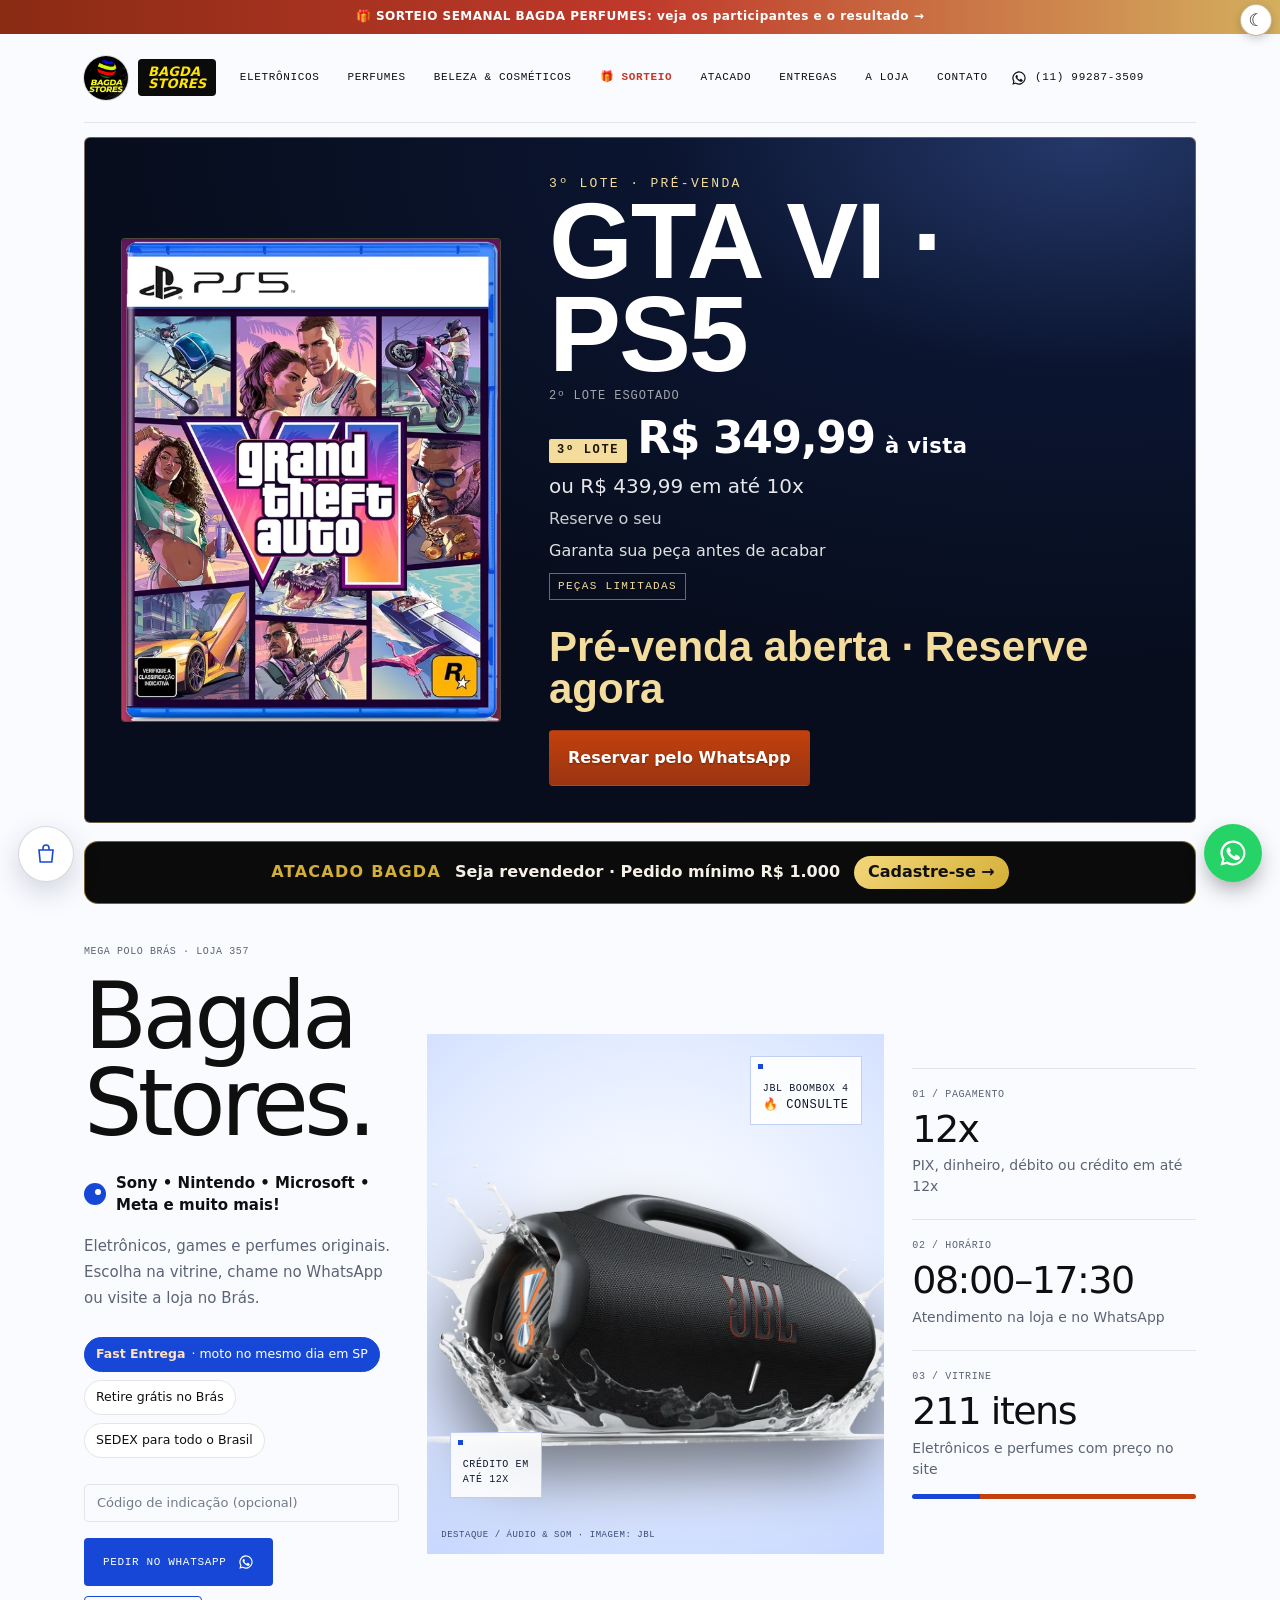
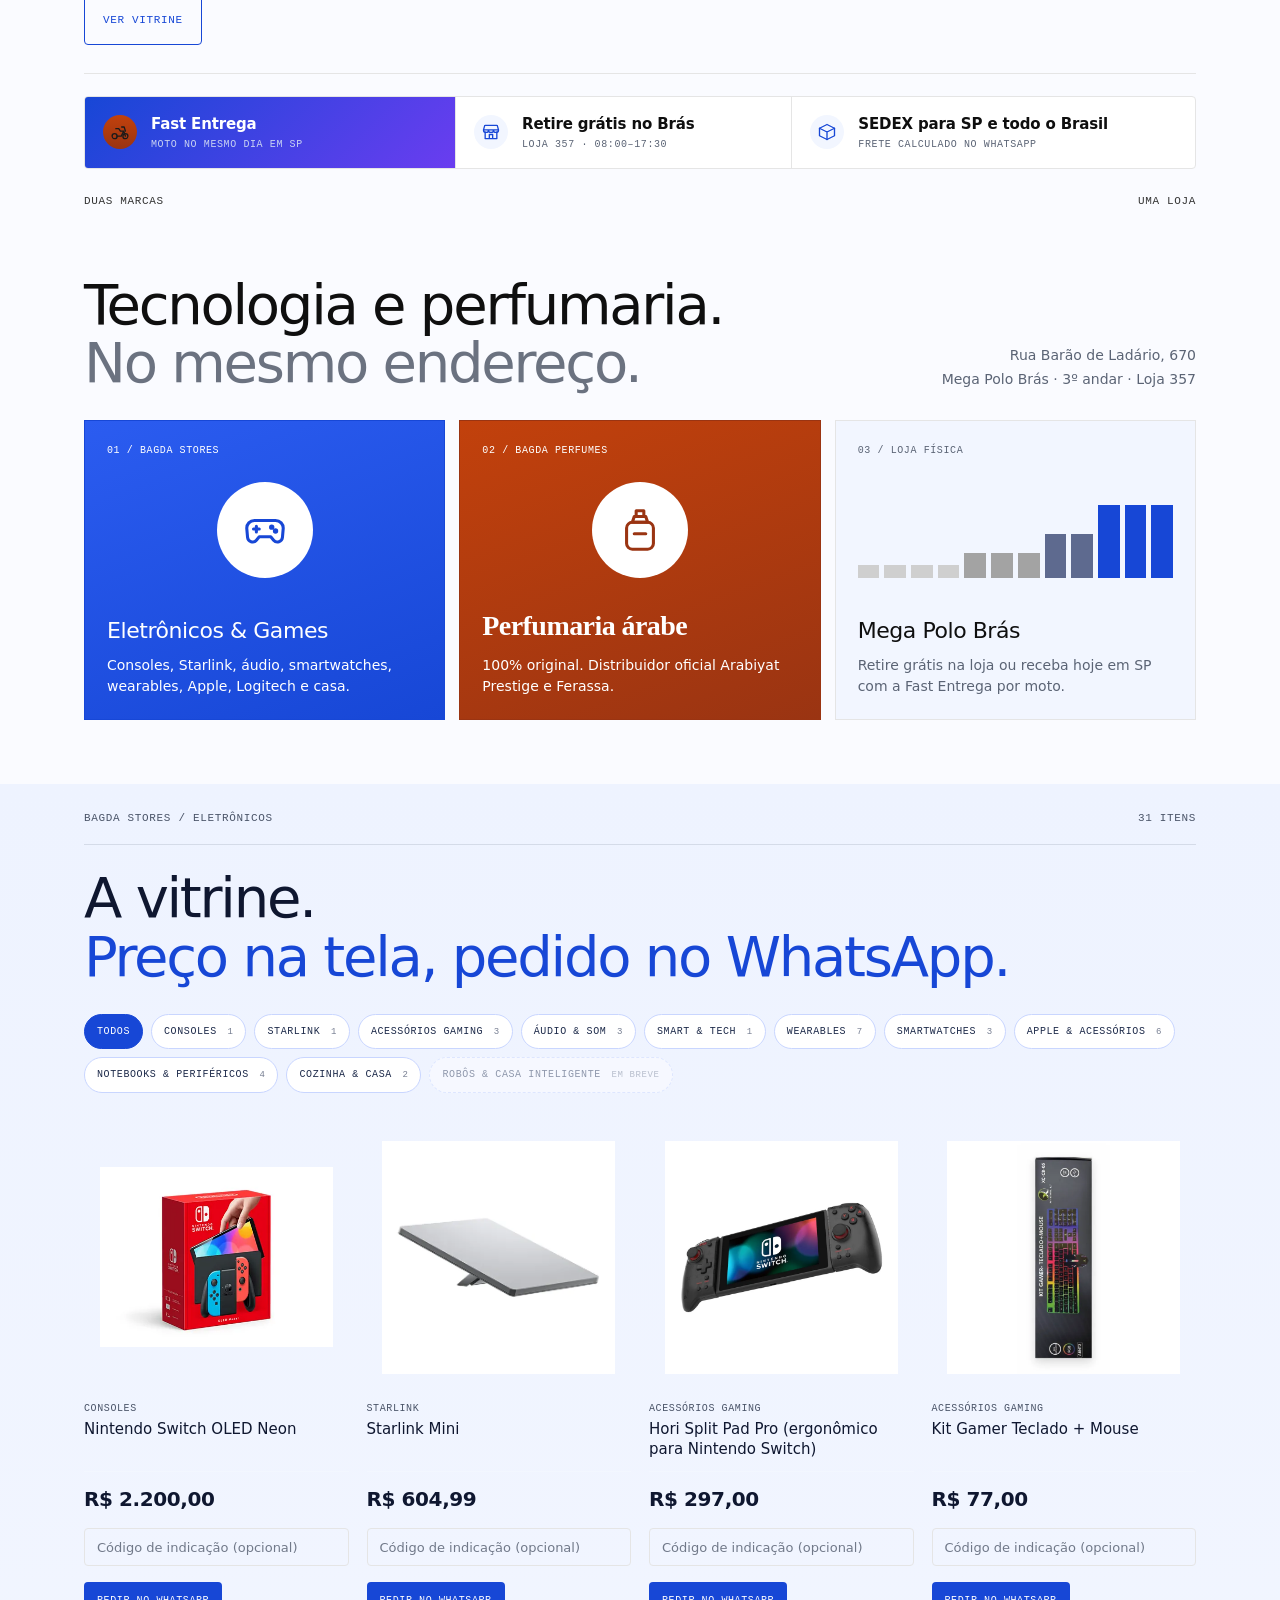
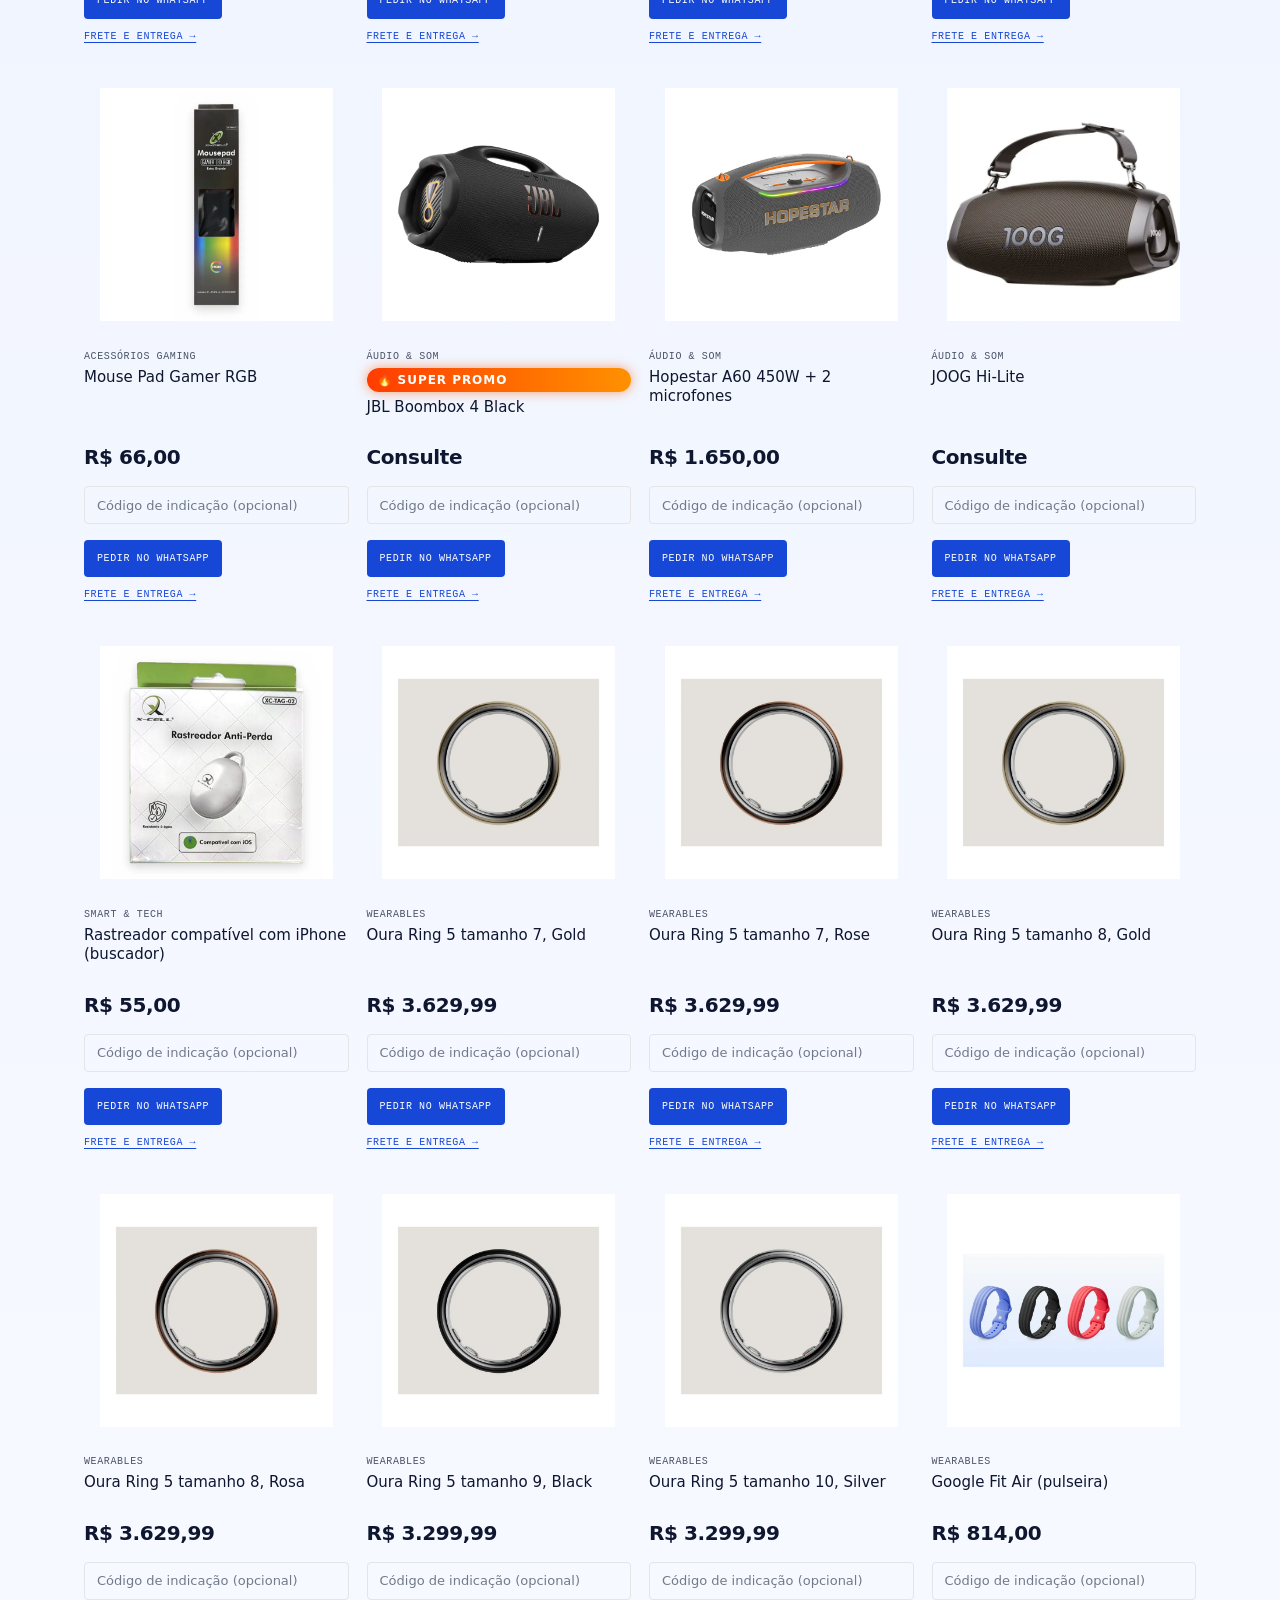
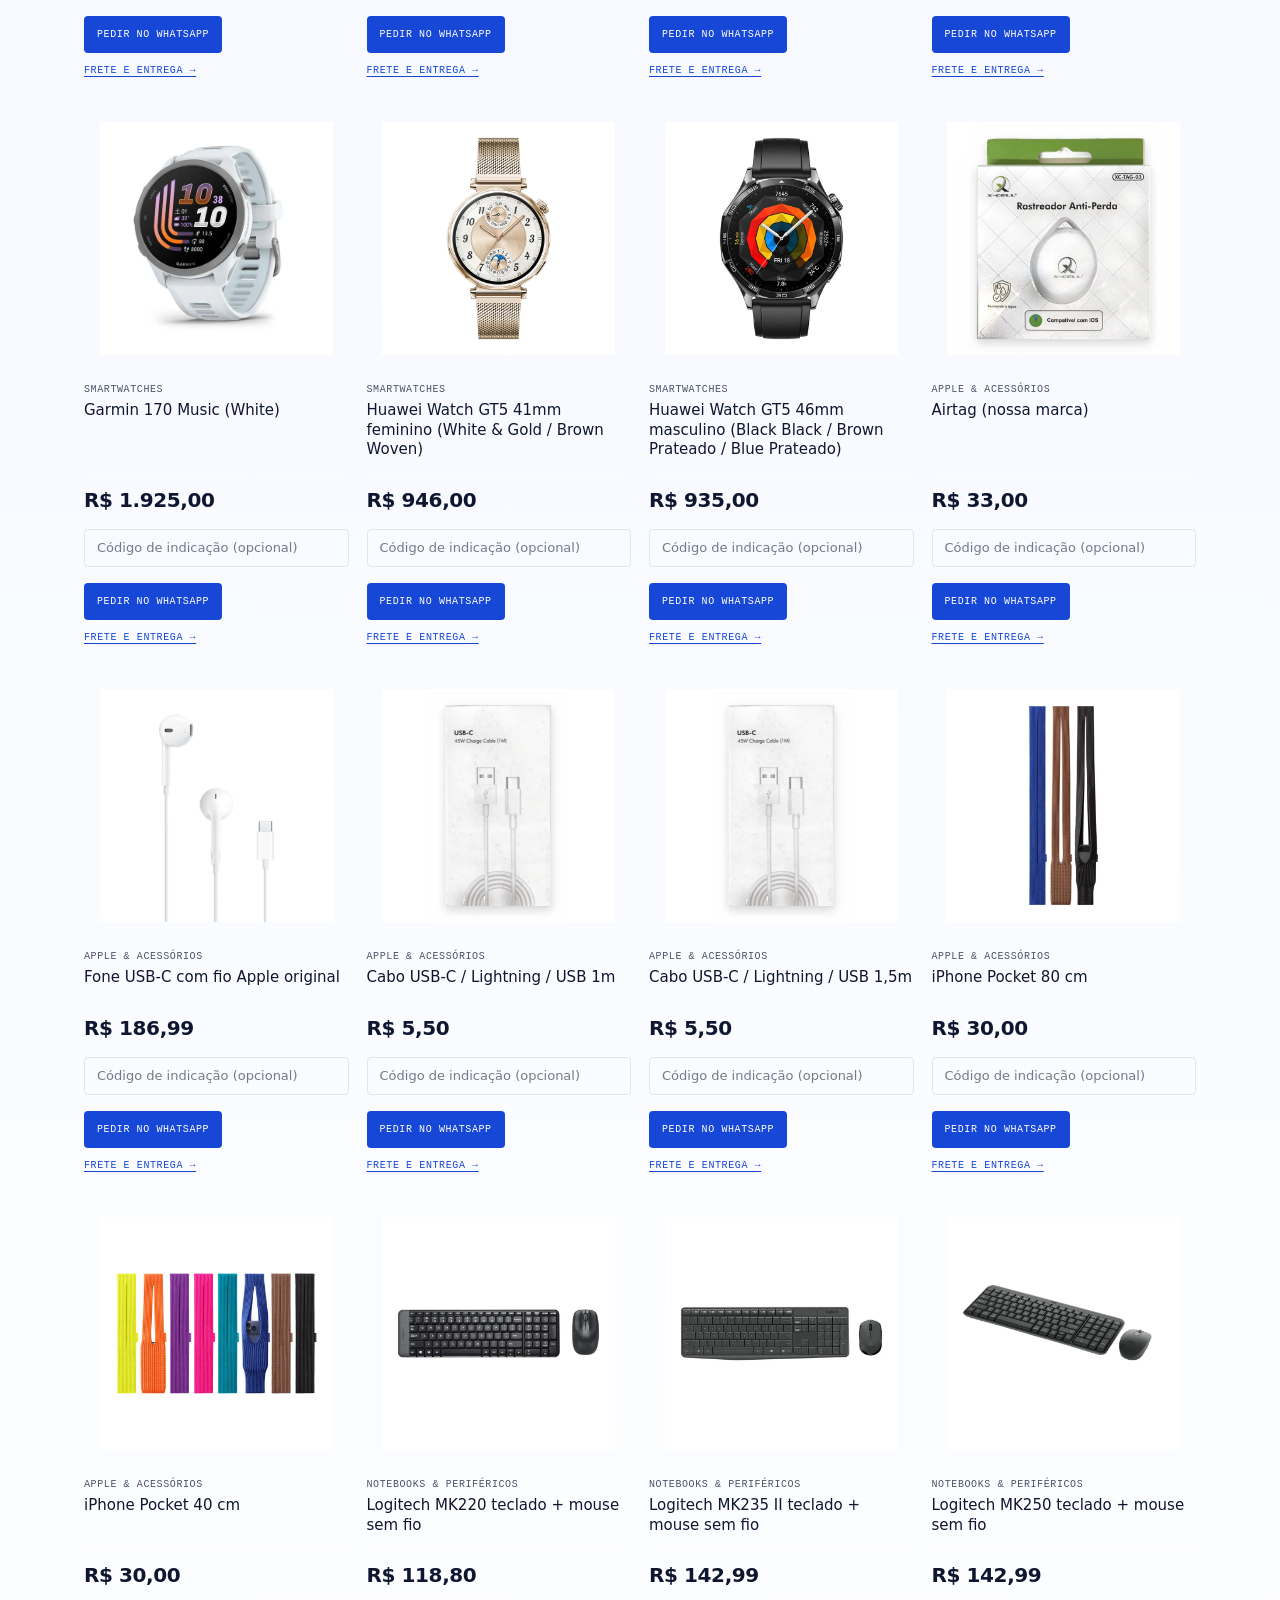
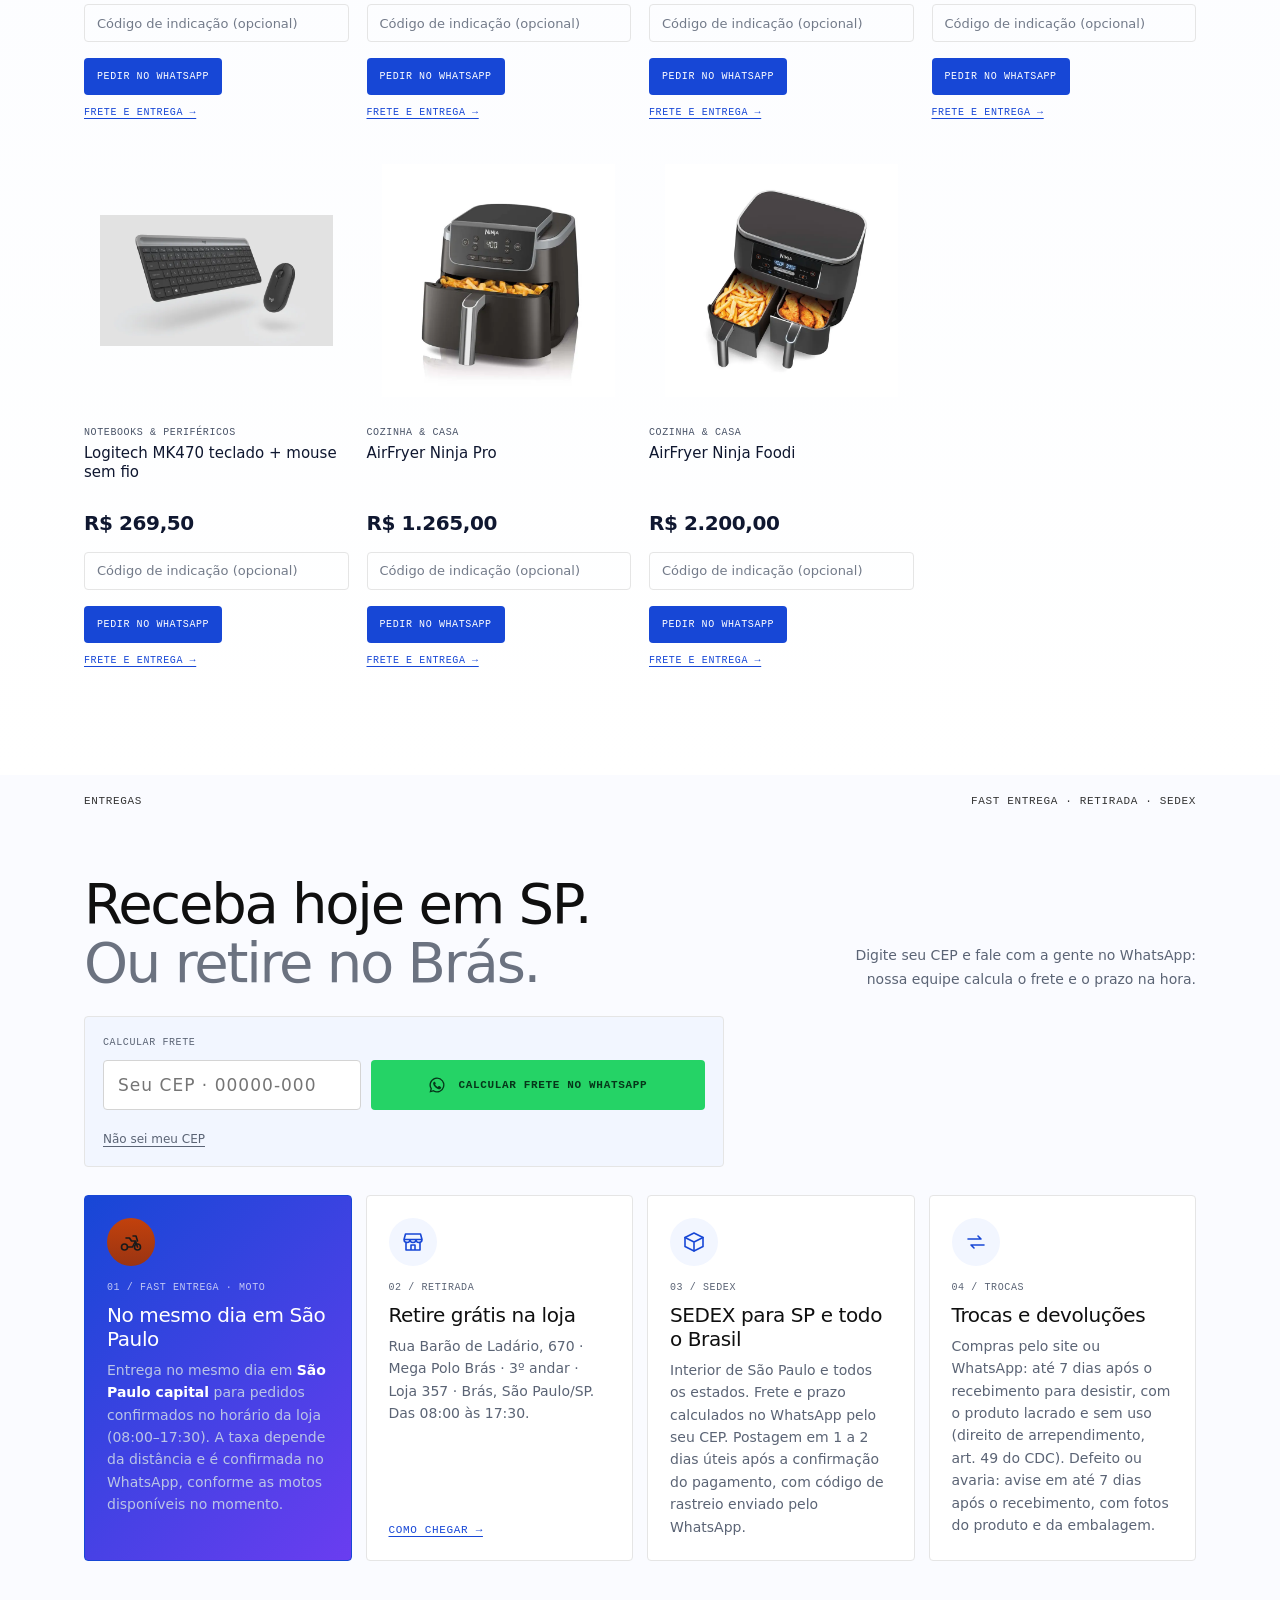
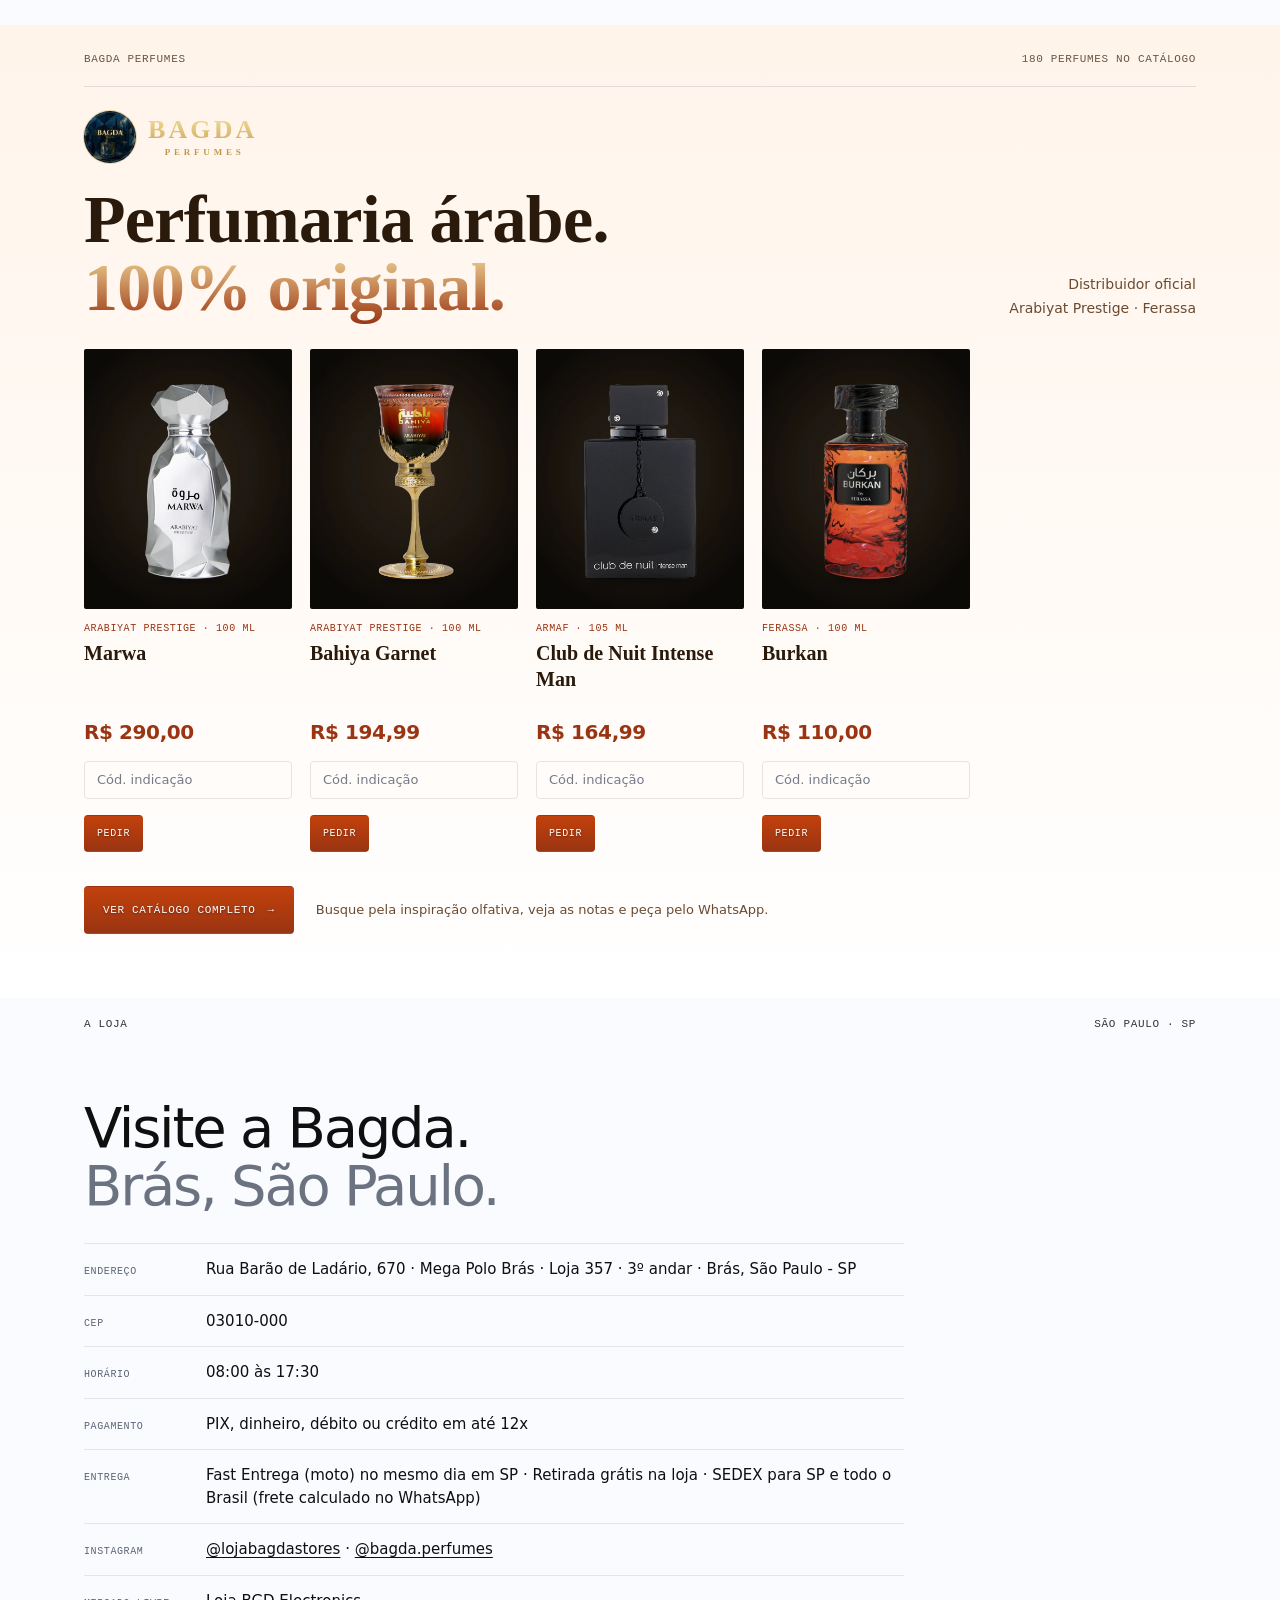
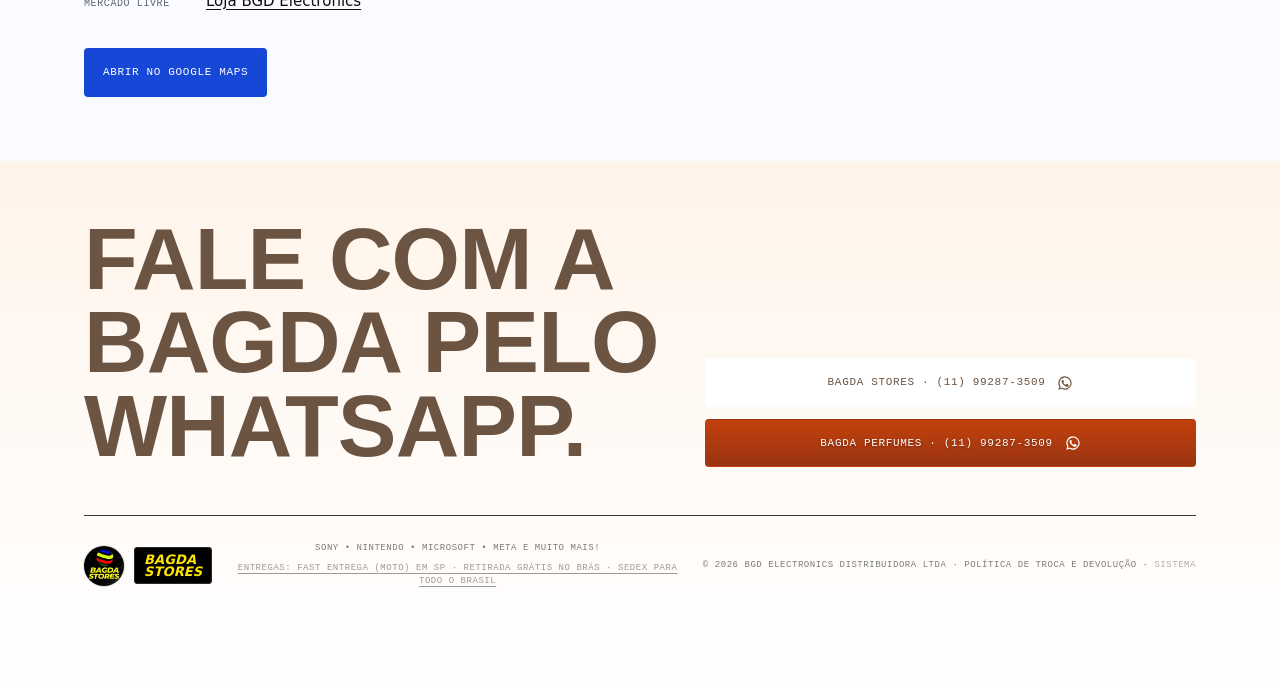
<file: index.html>
<!doctype html>
<html lang="pt-BR">
<head>
<meta name="referrer" content="no-referrer">
<meta http-equiv="Content-Security-Policy" content="default-src 'self'; script-src 'self' 'unsafe-inline'; style-src 'self' 'unsafe-inline' https://fonts.googleapis.com; font-src 'self' https://fonts.gstatic.com data:; img-src 'self' data: https:; connect-src 'self' https://brasilapi.com.br; frame-src 'none'; object-src 'none'; base-uri 'none'; form-action 'self' https://wa.me https://api.whatsapp.com; upgrade-insecure-requests">
<script src="/frame-bust.js?v=20261114k"></script>

  <meta charset="utf-8">
<script src="/theme-mode.js?v=20261103d"></script>
  <meta name="viewport" content="width=device-width, initial-scale=1">
<!-- SEO:BEGIN -->
<title>BAGDA STORES | Eletrônicos, Games e Tecnologia no Brás, São Paulo</title>
<meta name="description" content="BAGDA STORES no Mega Polo Brás (Loja 357): consoles, JBL, Oura Ring, smartwatches, Starlink e acessórios. Preço na tela, pedido pelo WhatsApp (11) 99287-3509.">
<meta name="robots" content="index,follow,max-image-preview:large">
<link rel="canonical" href="https://bgdstores.com/">
<meta property="og:type" content="website"><meta property="og:locale" content="pt_BR"><meta property="og:site_name" content="BAGDA STORES">
<meta property="og:title" content="BAGDA STORES | Eletrônicos, Games e Tecnologia no Brás, São Paulo"><meta property="og:description" content="BAGDA STORES no Mega Polo Brás (Loja 357): consoles, JBL, Oura Ring, smartwatches, Starlink e acessórios. Preço na tela, pedido pelo WhatsApp (11) 99287-3509."><meta property="og:url" content="https://bgdstores.com/">
<meta property="og:image" content="https://bgdstores.com/img/og/og-home-v4.jpg"><meta property="og:image:width" content="1200"><meta property="og:image:height" content="630">
<meta name="twitter:card" content="summary_large_image"><meta name="twitter:title" content="BAGDA STORES | Eletrônicos, Games e Tecnologia no Brás, São Paulo"><meta name="twitter:description" content="BAGDA STORES no Mega Polo Brás (Loja 357): consoles, JBL, Oura Ring, smartwatches, Starlink e acessórios. Preço na tela, pedido pelo WhatsApp (11) 99287-3509."><meta name="twitter:image" content="https://bgdstores.com/img/og/og-home-v4.jpg">
<meta name="google-site-verification" content="goNDx2CLvCrSh3bipWvk1TSnrL8yzVQKhdWy6Y4iDyM">
<!-- SEO:END -->
<meta name="theme-color" content="#0b1530">
  <link rel="icon" href="data:image/svg+xml,%3Csvg xmlns='http://www.w3.org/2000/svg' viewBox='0 0 32 32'%3E%3Crect width='32' height='32' rx='7' fill='%230b1530'/%3E%3Cpath d='M18 4 8 18h7l-2 10 11-15h-7z' fill='%23fff'/%3E%3C/svg%3E">
  <link rel="preconnect" href="https://fonts.googleapis.com">
  <link rel="preconnect" href="https://fonts.gstatic.com" crossorigin>
  <link href="https://fonts.googleapis.com/css2?family=Barlow+Condensed:wght@600;700&family=DM+Sans:opsz,wght@9..40,400;9..40,500;9..40,600;9..40,700&family=IBM+Plex+Mono:wght@400;500&family=Cormorant+Garamond:wght@500;600&display=swap" rel="stylesheet">
  <link rel="preload" as="image" href="img/hero-jbl.webp">
  <link rel="stylesheet" href="styles.css?v=20261117a">
  <link rel="stylesheet" href="cart.css?v=20261019p1">
  <link rel="stylesheet" href="theme.css?v=cr4">
<link rel="stylesheet" href="/dark.css?v=20261103e"><link rel="stylesheet" href="/theme-toggle.css?v=20261103f">
</head>
<body>
<a class="sorteio-bar" href="sorteio/">🎁 SORTEIO SEMANAL BAGDA PERFUMES: veja os participantes e o resultado →</a>
  <div class="wrap">
    <!-- HEADER: logo oficial (150 px, exibido pequeno) + logo em texto HTML/CSS -->
    <header class="top">
      <a class="brand-stores" href="#inicio" aria-label="BAGDA STORES"><img class="badge" src="img/brand/bagda-stores.jpg" alt="" width="44" height="44"><span class="txt-stores">BAGDA<br>STORES</span></a>
      <nav class="nav mono">
        <a href="#eletronicos">Eletrônicos</a>
        <a href="perfumes/">Perfumes</a>
        <a href="beleza/">Beleza &amp; Cosméticos</a>
        <a class="nav-sorteio" href="sorteio/">🎁 Sorteio</a>
        <a href="atacado/">Atacado</a>
        <a href="#entregas">Entregas</a>
        <a href="#loja">A loja</a>
        <a href="#contato">Contato</a>
      </nav>
      <a class="top-cta mono js-wa" href="#" target="_blank" rel="noopener"><svg class="ico" viewBox="0 0 24 24" aria-hidden="true"><use href="#i-wa"/></svg>(11) 99287-3509</a>
    </header>

    <section class="gta-hero" id="pre-venda" aria-label="Pré-venda GTA VI">
      <div class="gta-hero-grid">
        <picture class="gta-hero-pic">
          <source srcset="img/eletronicos/gta6-ps5-capa.webp" type="image/webp">
          <img src="img/eletronicos/gta6-ps5-capa.jpg" alt="GTA VI para PS5" width="640" height="800">
        </picture>
        <div class="gta-hero-copy">
          <p class="gta-kicker mono">3º LOTE · PRÉ-VENDA</p>
          <h2>GTA VI · PS5</h2>
          <p class="gta-sold mono">2º lote esgotado</p>
          <p class="gta-price"><span class="gta-lote">3º LOTE</span> <span class="gta-cash">R$ 349,99</span> <span class="gta-avista">à vista</span></p>
          <p class="gta-install">ou R$ 439,99 em até 10x</p>
          <p class="gta-sub">Reserve o seu</p>
          <p class="gta-line">Garanta sua peça antes de acabar</p>
          <p class="gta-tag mono">Peças limitadas</p>
          <div id="gta-count" class="gta-count" hidden>
            <p class="gta-count-label mono" id="gta-count-label">Contagem regressiva</p>
            <div class="gta-digits" id="gta-digits"></div>
            <p class="gta-open" id="gta-open" hidden>Pré-venda aberta · Reserve agora</p>
          </div>
          <a class="btn btn-gold" id="gta-wa" target="_blank" rel="noopener" href="https://wa.me/5511992873509?text=Ol%C3%A1!%20Quero%20reservar%20o%20GTA%20VI%20(PS5)%20no%203%C2%BA%20lote%20da%20pr%C3%A9-venda%20por%20R%24%20349%2C99.">Reservar pelo WhatsApp</a>
        </div>
      </div>
    </section>

    <a href="atacado/" style="display:flex;flex-wrap:wrap;align-items:center;justify-content:center;gap:6px 14px;margin:12px 0;padding:14px 18px;border-radius:14px;background:#0b0b0b;border:1px solid rgba(212,175,55,.55);color:#f5f1e6;text-decoration:none;text-align:center;font-weight:600;line-height:1.3"><b style="color:#d4af37;letter-spacing:.08em">ATACADO BAGDA</b><span>Seja revendedor · Pedido mínimo R$ 1.000</span><span style="background:linear-gradient(135deg,#f3d77a,#d4af37);color:#111;border-radius:999px;padding:6px 14px;font-weight:700">Cadastre-se →</span></a>

    <!-- HERO -->
    <section class="hero" id="inicio">
      <div class="hero-copy">
        <p class="label mono">Mega Polo Brás · Loja 357</p>
        <h1>Bagda<br>Stores.</h1>
        <p class="hero-chip"><span class="dot" aria-hidden="true"></span>Sony • Nintendo • Microsoft • Meta e muito mais!</p>
        <p class="hero-lead">Eletrônicos, games e perfumes originais.<br>Escolha na vitrine, chame no WhatsApp<br>ou visite a loja no Brás.</p>
        <p class="hero-dlv"><a href="#entregas"><b>Fast Entrega</b> · moto no mesmo dia em SP</a><a href="#entregas">Retire grátis no Brás</a><a href="#entregas">SEDEX para todo o Brasil</a></p>
        <div class="hero-btns">
          <a class="btn mono js-wa" href="#" target="_blank" rel="noopener">Pedir no WhatsApp <svg class="ico" viewBox="0 0 24 24" aria-hidden="true"><use href="#i-wa"/></svg></a>
          <a class="btn btn-ghost mono" href="#eletronicos">Ver vitrine</a>
        </div>
      </div>

      <div class="hero-visual">
        <img src="img/hero-jbl.webp" alt="JBL Boombox 4 Black (foto oficial JBL)" width="1100" height="821">
        <div class="tag tag-a mono"><i></i>JBL Boombox 4<br><b id="hero-jbl-price">—</b></div>
        <div class="tag tag-b mono"><i></i>Crédito em<br>até 12x</div>
        <p class="caption mono">Destaque / Áudio &amp; Som · Imagem: JBL</p>
      </div>

      <aside class="hero-stats">
        <div class="stat">
          <p class="label mono">01 / Pagamento</p>
          <p class="big">12x</p>
          <p class="muted">PIX, dinheiro, débito ou crédito em até 12x</p>
        </div>
        <div class="stat">
          <p class="label mono">02 / Horário</p>
          <p class="big">08:00–17:30</p>
          <p class="muted">Atendimento na loja e no WhatsApp</p>
        </div>
        <div class="stat">
          <p class="label mono">03 / Vitrine</p>
          <p class="big"><span id="stat-count">—</span> itens</p>
          <p class="muted">Eletrônicos e perfumes com preço no site</p>
          <div class="bar"><span></span></div>
        </div>
      </aside>
    </section>

    <!-- DESTAQUE DE ENTREGA -->
    <a class="dlv-strip" href="#entregas" aria-label="Opções de entrega">
      <span class="dlv-c hot"><svg viewBox="0 0 24 24" aria-hidden="true"><g fill="none" stroke="currentColor" stroke-width="1.6" stroke-linecap="round" stroke-linejoin="round"><circle cx="5.5" cy="17" r="3"/><circle cx="18.5" cy="17" r="3"/><path d="M8.5 17h5l3-6h-4l-2-3H7M16.5 11l2 6M14 6h3l1.5 5"/></g></svg><span><b>Fast Entrega</b><small class="mono">Moto no mesmo dia em SP</small></span></span>
      <span class="dlv-c"><svg viewBox="0 0 24 24" aria-hidden="true"><g fill="none" stroke="currentColor" stroke-width="1.6" stroke-linecap="round" stroke-linejoin="round"><path d="M3 9.5 4.5 4h15L21 9.5M3 9.5h18M3 9.5a3 3 0 0 0 6 0 3 3 0 0 0 6 0 3 3 0 0 0 6 0M5 12v8h14v-8M10 20v-5h4v5"/></g></svg><span><b>Retire grátis no Brás</b><small class="mono">Loja 357 · 08:00–17:30</small></span></span>
      <span class="dlv-c"><svg viewBox="0 0 24 24" aria-hidden="true"><g fill="none" stroke="currentColor" stroke-width="1.6" stroke-linecap="round" stroke-linejoin="round"><path d="M3 7.5 12 3l9 4.5v9L12 21l-9-4.5z"/><path d="M3 7.5 12 12l9-4.5M12 12v9"/></g></svg><span><b>SEDEX para SP e todo o Brasil</b><small class="mono">Frete calculado no WhatsApp</small></span></span>
    </a>

    <!-- DUAS MARCAS -->
    <div class="section-bar mono"><span>Duas marcas</span><span>Uma loja</span></div>
    <section class="block">
      <div class="block-head">
        <h2>Tecnologia e perfumaria.<br><span class="soft">No mesmo endereço.</span></h2>
        <p class="muted side">Rua Barão de Ladário, 670<br>Mega Polo Brás · 3º andar · Loja 357</p>
      </div>
      <div class="cards3">
        <a class="ccard navy" href="#eletronicos">
          <p class="label mono">01 / Bagda Stores</p>
          <div class="cicon"><svg viewBox="0 0 24 24"><use href="#i-pad"/></svg></div>
          <h3>Eletrônicos &amp; Games</h3>
          <p>Consoles, Starlink, áudio, smartwatches, wearables, Apple, Logitech e casa.</p>
        </a>
        <a class="ccard gold" href="perfumes/">
          <p class="label mono">02 / Bagda Perfumes</p>
          <div class="cicon"><svg viewBox="0 0 24 24"><use href="#i-bottle"/></svg></div>
          <h3>Perfumaria árabe</h3>
          <p>100% original. Distribuidor oficial Arabiyat Prestige e Ferassa.</p>
        </a>
        <a class="ccard light" href="#loja">
          <p class="label mono">03 / Loja física</p>
          <div class="bars" aria-hidden="true"><i></i><i></i><i></i><i></i><i></i><i></i><i></i><i></i><i></i><i></i><i></i><i></i></div>
          <h3>Mega Polo Brás</h3>
          <p>Retire grátis na loja ou receba hoje em SP com a Fast Entrega por moto.</p>
        </a>
      </div>
    </section>
  </div>

  <!-- ELETRÔNICOS (navy, estilo JBL) -->
  <section class="navy-band" id="eletronicos">
    <div class="wrap">
      <div class="section-bar mono inv"><span>Bagda Stores / Eletrônicos</span><span id="el-count">—</span></div>
      <div class="block-head">
        <h2>A vitrine.<br><span class="soft">Preço na tela, pedido no WhatsApp.</span></h2>
      </div>
      <div class="filters mono" id="el-filters" aria-label="Filtrar por categoria"></div>
      <div class="grid" id="el-grid"></div>
      <p class="note mono">Preços de varejo do site. Valores e estoque sujeitos a confirmação no WhatsApp.</p>
    </div>
  </section>

  <!-- ENTREGAS -->
  <div class="wrap">
    <div class="section-bar mono" id="entregas"><span>Entregas</span><span>Fast Entrega · Retirada · SEDEX</span></div>
    <section class="block ent">
      <div class="block-head">
        <h2>Receba hoje em SP.<br><span class="soft">Ou retire no Brás.</span></h2>
        <p class="muted side">Digite seu CEP e fale com a gente no WhatsApp:<br>nossa equipe calcula o frete e o prazo na hora.</p>
      </div>
      <div class="ent-calc" id="ent-calc"></div>
      <div class="ent-grid">
        <div class="ent-card hot"><div class="ent-ico"><svg viewBox="0 0 24 24" aria-hidden="true"><g fill="none" stroke="currentColor" stroke-width="1.6" stroke-linecap="round" stroke-linejoin="round"><circle cx="5.5" cy="17" r="3"/><circle cx="18.5" cy="17" r="3"/><path d="M8.5 17h5l3-6h-4l-2-3H7M16.5 11l2 6M14 6h3l1.5 5"/></g></svg></div><p class="label mono">01 / Fast Entrega · moto</p><h3>No mesmo dia em São Paulo</h3><p>Entrega no mesmo dia em <b>São Paulo capital</b> para pedidos confirmados no horário da loja (08:00–17:30). A taxa depende da distância e é confirmada no WhatsApp, conforme as motos disponíveis no momento.</p></div>
        <div class="ent-card"><div class="ent-ico"><svg viewBox="0 0 24 24" aria-hidden="true"><g fill="none" stroke="currentColor" stroke-width="1.6" stroke-linecap="round" stroke-linejoin="round"><path d="M3 9.5 4.5 4h15L21 9.5M3 9.5h18M3 9.5a3 3 0 0 0 6 0 3 3 0 0 0 6 0 3 3 0 0 0 6 0M5 12v8h14v-8M10 20v-5h4v5"/></g></svg></div><p class="label mono">02 / Retirada</p><h3>Retire grátis na loja</h3><p>Rua Barão de Ladário, 670 · Mega Polo Brás · 3º andar · Loja 357 · Brás, São Paulo/SP. Das 08:00 às 17:30.</p><a class="ent-link mono" id="ent-maps" target="_blank" rel="noopener">Como chegar →</a></div>
        <div class="ent-card"><div class="ent-ico"><svg viewBox="0 0 24 24" aria-hidden="true"><g fill="none" stroke="currentColor" stroke-width="1.6" stroke-linecap="round" stroke-linejoin="round"><path d="M3 7.5 12 3l9 4.5v9L12 21l-9-4.5z"/><path d="M3 7.5 12 12l9-4.5M12 12v9"/></g></svg></div><p class="label mono">03 / SEDEX</p><h3>SEDEX para SP e todo o Brasil</h3><p>Interior de São Paulo e todos os estados. Frete e prazo calculados no WhatsApp pelo seu CEP. Postagem em 1 a 2 dias úteis após a confirmação do pagamento, com código de rastreio enviado pelo WhatsApp.</p></div>
        <div class="ent-card"><div class="ent-ico"><svg viewBox="0 0 24 24" aria-hidden="true"><g fill="none" stroke="currentColor" stroke-width="1.6" stroke-linecap="round" stroke-linejoin="round"><path d="M4 9h13l-3-3M20 15H7l3 3"/></g></svg></div><p class="label mono">04 / Trocas</p><h3>Trocas e devoluções</h3><p>Compras pelo site ou WhatsApp: até 7 dias após o recebimento para desistir, com o produto lacrado e sem uso (direito de arrependimento, art. 49 do CDC). Defeito ou avaria: avise em até 7 dias após o recebimento, com fotos do produto e da embalagem.</p></div>
      </div>
    </section>
  </div>

  <!-- PERFUMES: teaser do catálogo completo em /perfumes/ -->
  <section class="gold-band" id="perfumes">
    <div class="wrap">
      <div class="section-bar mono inv"><span>Bagda Perfumes</span><span id="pf-count">Catálogo completo</span></div>
      <div class="block-head">
        <div>
          <a class="brand-perfumes" href="perfumes/" aria-label="BAGDA PERFUMES"><img class="badge" src="img/brand/bagda-perfumes.jpg" alt="" width="52" height="52"><span class="txt-perfumes">BAGDA<small>PERFUMES</small></span></a>
          <h2 class="serif">Perfumaria árabe.<br><span class="goldtxt">100% original.</span></h2>
        </div>
        <p class="side gold-muted">Distribuidor oficial<br>Arabiyat Prestige · Ferassa</p>
      </div>
      <div class="grid grid-teaser" id="pf-grid"></div>
      <div class="teaser-cta">
        <a class="btn btn-gold mono" href="perfumes/">Ver catálogo completo <span aria-hidden="true">→</span></a>
        <p class="gold-muted small-txt">Busque pela inspiração olfativa, veja as notas e peça pelo WhatsApp.</p>
      </div>
    </div>
  </section>

  <!-- A LOJA -->
  <div class="wrap">
    <div class="section-bar mono" id="loja"><span>A loja</span><span>São Paulo · SP</span></div>
    <section class="block">
      <div class="block-head">
        <h2>Visite a Bagda.<br><span class="soft">Brás, São Paulo.</span></h2>
      </div>
      <div class="info">
        <div class="info-row"><span class="label mono">Endereço</span><span id="addr"></span></div>
        <div class="info-row"><span class="label mono">CEP</span><span id="cep"></span></div>
        <div class="info-row"><span class="label mono">Horário</span><span id="hours"></span></div>
        <div class="info-row"><span class="label mono">Pagamento</span><span id="pay"></span></div>
        <div class="info-row"><span class="label mono">Entrega</span><span id="delivery"></span></div>
        <div class="info-row"><span class="label mono">Instagram</span><span><a id="ig-stores" target="_blank" rel="noopener"></a> · <a id="ig-perfumes" target="_blank" rel="noopener"></a></span></div>
        <div class="info-row"><span class="label mono">Mercado Livre</span><span id="ml"></span></div>
        <div class="info-row" id="email-row" hidden><span class="label mono">E-mail</span><a id="email"></a></div>
        <a class="btn mono" id="maps" target="_blank" rel="noopener">Abrir no Google Maps</a>
      </div>
    </section>
  </div>

  <!-- CONTATO (faixa escura) -->
  <section class="dark-band" id="contato">
    <div class="wrap">
      <div class="band-top">
        <h2 class="cond">Fale com a<br><span class="soft">Bagda pelo</span><br><span class="soft">WhatsApp.</span></h2>
        <div class="band-cta">
          <a class="btn btn-light mono js-wa" href="#" target="_blank" rel="noopener">Bagda Stores · (11) 99287-3509 <svg class="ico" viewBox="0 0 24 24" aria-hidden="true"><use href="#i-wa"/></svg></a>
          <a class="btn btn-gold mono js-wa-pf" href="#" target="_blank" rel="noopener">Bagda Perfumes · (11) 99287-3509 <svg class="ico" viewBox="0 0 24 24" aria-hidden="true"><use href="#i-wa"/></svg></a>
        </div>
      </div>
      <footer class="foot">
        <span class="brand-stores"><img class="badge" src="img/brand/bagda-stores.jpg" alt="" width="40" height="40" loading="lazy"><span class="txt-stores">BAGDA<br>STORES</span></span>
        <span class="mono small">Sony • Nintendo • Microsoft • Meta e muito mais!<br><a class="foot-dlv" href="#entregas">Entregas: Fast Entrega (moto) em SP · Retirada grátis no Brás · SEDEX para todo o Brasil</a></span>
        <span class="mono small">© <span id="year"></span> BGD Electronics Distribuidora Ltda · <a href="/politica-de-devolucao/">Política de Troca e Devolução</a> · <a href="/kiosk/" rel="nofollow" style="opacity:.6">Sistema</a></span>
      </footer>
    </div>
  </section>

  <a class="wa-float js-wa" href="#" target="_blank" rel="noopener" aria-label="Fale conosco no WhatsApp"><svg viewBox="0 0 24 24" aria-hidden="true"><use href="#i-wa"/></svg></a>

  <!-- Ícones SVG próprios -->
  <svg width="0" height="0" style="position:absolute" aria-hidden="true">
    <symbol id="i-wa" viewBox="0 0 24 24"><path fill="currentColor" d="M12 2a10 10 0 0 0-8.6 15.1L2 22l5-1.3A10 10 0 1 0 12 2Zm0 18.2a8.2 8.2 0 0 1-4.2-1.2l-.3-.2-3 .8.8-2.9-.2-.3A8.2 8.2 0 1 1 12 20.2Zm4.5-6.1c-.2-.1-1.5-.7-1.7-.8-.2-.1-.4-.1-.6.1l-.8 1c-.1.2-.3.2-.5.1a6.7 6.7 0 0 1-3.3-2.9c-.2-.4.2-.4.7-1.3.1-.2 0-.3 0-.4l-.8-1.9c-.2-.5-.4-.4-.6-.4h-.5a1 1 0 0 0-.7.3 3 3 0 0 0-.9 2.2 5.2 5.2 0 0 0 1.1 2.8 11.9 11.9 0 0 0 4.6 4c1.7.7 2.3.8 3.2.7.5-.1 1.5-.6 1.7-1.2.2-.6.2-1.1.2-1.2-.1-.1-.3-.2-.5-.3Z"/></symbol>
    <symbol id="i-pad" viewBox="0 0 24 24"><g fill="none" stroke="currentColor" stroke-width="1.6" stroke-linecap="round" stroke-linejoin="round"><path d="M6.5 7h11a4 4 0 0 1 4 4.3l-.4 4.6a2.6 2.6 0 0 1-4.6 1.4L15 15.5H9l-1.5 1.8a2.6 2.6 0 0 1-4.6-1.4l-.4-4.6A4 4 0 0 1 6.5 7Z"/><path d="M7.5 10v3M6 11.5h3"/><circle cx="15.5" cy="10.5" r=".6" fill="currentColor"/><circle cx="17.5" cy="12.5" r=".6" fill="currentColor"/></g></symbol>
    <symbol id="i-bottle" viewBox="0 0 24 24"><g fill="none" stroke="currentColor" stroke-width="1.6" stroke-linecap="round" stroke-linejoin="round"><path d="M10 2h4v3h-4zM9 5h6l1 3H8z"/><rect x="5" y="8" width="14" height="14" rx="3"/><path d="M9 14h6"/></g></symbol>
  </svg>

  <!-- VISTA DO PRODUTO -->
  <div class="pv" id="pv" aria-hidden="true" role="dialog" aria-modal="true" aria-label="Produto">
    <div class="pv-bd" data-pvclose></div>
    <div class="pv-box"><div class="pv-top"><span class="pv-grab" aria-hidden="true"></span><span class="mono pv-brand">Bagda Stores</span><button class="pv-x" data-pvclose aria-label="Fechar">×</button></div><div id="pv-body"></div></div>
  </div>

  <script src="config.js"></script>
  <script src="data.js?v=20261114d"></script>
  <script src="perfumes/assets/data.js?v=20261127a" defer></script>
  <script src="frete.js?v=20261019p1" defer></script>
  <script src="vendor/qrcode-generator-2.0.4.js?v=20261019p1" defer></script>
  <script src="cart.js?v=20261104r1" defer></script>
  <script src="main.js?v=20261125a" defer></script>
  <script src="/ref.js?v=20261104r1" defer></script>
<!-- LD:BEGIN -->
<script type="application/ld+json">{"@context":"https://schema.org","@type":"Store","name":"BAGDA STORES","url":"https://bgdstores.com/","image":"https://bgdstores.com/img/brand/bagda-stores.jpg","telephone":"+55 11 99287-3509","address":{"@type":"PostalAddress","streetAddress":"Rua Barão de Ladário, 670 — Mega Polo Brás, Loja 357, 3º andar","addressLocality":"São Paulo","addressRegion":"SP","addressCountry":"BR"},"openingHours":"Mo-Sa 08:00-17:30","sameAs":["https://www.instagram.com/bagda.perfumes/"],"contactPoint":{"@type":"ContactPoint","telephone":"+55 11 99287-3509","contactType":"sales","url":"https://wa.me/5511992873509","availableLanguage":"pt-BR"}}</script>
<script type="application/ld+json">{"@context":"https://schema.org","@type":"Store","name":"BAGDA PERFUMES","url":"https://bgdstores.com/perfumes/","image":"https://bgdstores.com/img/brand/bagda-perfumes.jpg","telephone":"+55 11 99287-3509","address":{"@type":"PostalAddress","streetAddress":"Rua Barão de Ladário, 670 — Mega Polo Brás, Loja 357, 3º andar","addressLocality":"São Paulo","addressRegion":"SP","addressCountry":"BR"},"openingHours":"Mo-Sa 08:00-17:30","sameAs":["https://www.instagram.com/bagda.perfumes/"],"contactPoint":{"@type":"ContactPoint","telephone":"+55 11 99287-3509","contactType":"sales","url":"https://wa.me/5511992873509","availableLanguage":"pt-BR"}}</script>
<script type="application/ld+json">{"@context":"https://schema.org","@type":"Product","name":"Nintendo Switch OLED Neon","image":"https://bgdstores.com/img/eletronicos/nintendo-switch-oled-neon.webp","description":"Nintendo Switch OLED Neon · Consoles. Na BAGDA STORES (Mega Polo Brás, São Paulo). Retire na loja ou receba em SP.","sku":"el-nintendo-switch-oled-neon","brand":{"@type":"Brand","name":"Nintendo"},"offers":{"@type":"Offer","url":"https://bgdstores.com/#eletronicos","priceCurrency":"BRL","price":"2200.00","availability":"https://schema.org/InStock","itemCondition":"https://schema.org/NewCondition","seller":{"@type":"Organization","name":"BAGDA STORES"}}}</script>
<script type="application/ld+json">{"@context":"https://schema.org","@type":"Product","name":"Starlink Mini","image":"https://bgdstores.com/img/eletronicos/starlink-mini.webp","description":"Starlink Mini · Starlink. Na BAGDA STORES (Mega Polo Brás, São Paulo). Retire na loja ou receba em SP.","sku":"el-starlink-mini","brand":{"@type":"Brand","name":"Starlink"},"offers":{"@type":"Offer","url":"https://bgdstores.com/#eletronicos","priceCurrency":"BRL","price":"604.99","availability":"https://schema.org/InStock","itemCondition":"https://schema.org/NewCondition","seller":{"@type":"Organization","name":"BAGDA STORES"}}}</script>
<script type="application/ld+json">{"@context":"https://schema.org","@type":"Product","name":"Hori Split Pad Pro (ergonômico para Nintendo Switch)","image":"https://bgdstores.com/img/eletronicos/hori-split-pad-pro-ergon-mico-para-nintendo-switch.webp","description":"Hori Split Pad Pro (ergonômico para Nintendo Switch) · Acessórios Gaming. Na BAGDA STORES (Mega Polo Brás, São Paulo). Retire na loja ou receba em SP.","sku":"el-hori-split-pad-pro-ergonomico-para-nintendo-switch","brand":{"@type":"Brand","name":"HORI"},"offers":{"@type":"Offer","url":"https://bgdstores.com/#eletronicos","priceCurrency":"BRL","price":"297.00","availability":"https://schema.org/InStock","itemCondition":"https://schema.org/NewCondition","seller":{"@type":"Organization","name":"BAGDA STORES"}}}</script>
<script type="application/ld+json">{"@context":"https://schema.org","@type":"Product","name":"Kit Gamer Teclado + Mouse","image":"https://bgdstores.com/img/eletronicos/kit-gamer-teclado-mouse.webp","description":"Kit Gamer Teclado + Mouse · Acessórios Gaming. Na BAGDA STORES (Mega Polo Brás, São Paulo). Retire na loja ou receba em SP.","sku":"el-kit-gamer-teclado-mouse","offers":{"@type":"Offer","url":"https://bgdstores.com/#eletronicos","priceCurrency":"BRL","price":"77.00","availability":"https://schema.org/InStock","itemCondition":"https://schema.org/NewCondition","seller":{"@type":"Organization","name":"BAGDA STORES"}}}</script>
<script type="application/ld+json">{"@context":"https://schema.org","@type":"Product","name":"Mouse Pad Gamer RGB","image":"https://bgdstores.com/img/eletronicos/mouse-pad-gamer-rgb.webp","description":"Mouse Pad Gamer RGB · Acessórios Gaming. Na BAGDA STORES (Mega Polo Brás, São Paulo). Retire na loja ou receba em SP.","sku":"el-mouse-pad-gamer-rgb","offers":{"@type":"Offer","url":"https://bgdstores.com/#eletronicos","priceCurrency":"BRL","price":"66.00","availability":"https://schema.org/InStock","itemCondition":"https://schema.org/NewCondition","seller":{"@type":"Organization","name":"BAGDA STORES"}}}</script>
<script type="application/ld+json">{"@context":"https://schema.org","@type":"Product","name":"JBL Boombox 4 Black","image":"https://bgdstores.com/img/eletronicos/jbl-boombox-4-black.webp","description":"JBL Boombox 4 Black · Áudio & Som. Na BAGDA STORES (Mega Polo Brás, São Paulo). Retire na loja ou receba em SP.","sku":"el-jbl-boombox-4-black","brand":{"@type":"Brand","name":"JBL"},"offers":{"@type":"Offer","url":"https://bgdstores.com/#eletronicos","priceCurrency":"BRL","availability":"https://schema.org/InStock","itemCondition":"https://schema.org/NewCondition","seller":{"@type":"Organization","name":"BAGDA STORES"}}}</script>
<script type="application/ld+json">{"@context":"https://schema.org","@type":"Product","name":"Hopestar A60 450W + 2 microfones","image":"https://bgdstores.com/img/eletronicos/hopestar-a60-450w-2-microfones.webp","description":"Hopestar A60 450W + 2 microfones · Áudio & Som. Na BAGDA STORES (Mega Polo Brás, São Paulo). Retire na loja ou receba em SP.","sku":"el-hopestar-a60-450w-2-microfones","brand":{"@type":"Brand","name":"Hopestar"},"offers":{"@type":"Offer","url":"https://bgdstores.com/#eletronicos","priceCurrency":"BRL","price":"1650.00","availability":"https://schema.org/InStock","itemCondition":"https://schema.org/NewCondition","seller":{"@type":"Organization","name":"BAGDA STORES"}}}</script>
<script type="application/ld+json">{"@context":"https://schema.org","@type":"Product","name":"JOOG Hi-Lite","image":"https://bgdstores.com/img/eletronicos/joog-hi-lite.webp","description":"JOOG Hi-Lite · Áudio & Som. Na BAGDA STORES (Mega Polo Brás, São Paulo). Retire na loja ou receba em SP.","sku":"el-joog-hi-lite","brand":{"@type":"Brand","name":"JOOG"},"offers":{"@type":"Offer","url":"https://bgdstores.com/#eletronicos","priceCurrency":"BRL","availability":"https://schema.org/InStock","itemCondition":"https://schema.org/NewCondition","seller":{"@type":"Organization","name":"BAGDA STORES"}}}</script>
<script type="application/ld+json">{"@context":"https://schema.org","@type":"Product","name":"Rastreador compatível com iPhone (buscador)","image":"https://bgdstores.com/img/eletronicos/rastreador-compat-vel-com-iphone-buscador.webp","description":"Rastreador compatível com iPhone (buscador) · Smart & Tech. Na BAGDA STORES (Mega Polo Brás, São Paulo). Retire na loja ou receba em SP.","sku":"el-rastreador-compativel-com-iphone-buscador","offers":{"@type":"Offer","url":"https://bgdstores.com/#eletronicos","priceCurrency":"BRL","price":"55.00","availability":"https://schema.org/InStock","itemCondition":"https://schema.org/NewCondition","seller":{"@type":"Organization","name":"BAGDA STORES"}}}</script>
<script type="application/ld+json">{"@context":"https://schema.org","@type":"Product","name":"Oura Ring 5 tamanho 7, Gold","image":"https://bgdstores.com/img/eletronicos/oura-ring-5-tamanho-7-gold.webp","description":"Oura Ring 5 tamanho 7, Gold · Wearables. Na BAGDA STORES (Mega Polo Brás, São Paulo). Retire na loja ou receba em SP.","sku":"el-oura-ring-5-tamanho-7-gold","brand":{"@type":"Brand","name":"Oura"},"offers":{"@type":"Offer","url":"https://bgdstores.com/#eletronicos","priceCurrency":"BRL","price":"3629.99","availability":"https://schema.org/InStock","itemCondition":"https://schema.org/NewCondition","seller":{"@type":"Organization","name":"BAGDA STORES"}}}</script>
<script type="application/ld+json">{"@context":"https://schema.org","@type":"Product","name":"Oura Ring 5 tamanho 7, Rose","image":"https://bgdstores.com/img/eletronicos/oura-ring-5-tamanho-7-rose.webp","description":"Oura Ring 5 tamanho 7, Rose · Wearables. Na BAGDA STORES (Mega Polo Brás, São Paulo). Retire na loja ou receba em SP.","sku":"el-oura-ring-5-tamanho-7-rose","brand":{"@type":"Brand","name":"Oura"},"offers":{"@type":"Offer","url":"https://bgdstores.com/#eletronicos","priceCurrency":"BRL","price":"3629.99","availability":"https://schema.org/InStock","itemCondition":"https://schema.org/NewCondition","seller":{"@type":"Organization","name":"BAGDA STORES"}}}</script>
<script type="application/ld+json">{"@context":"https://schema.org","@type":"Product","name":"Oura Ring 5 tamanho 8, Gold","image":"https://bgdstores.com/img/eletronicos/oura-ring-5-tamanho-8-gold.webp","description":"Oura Ring 5 tamanho 8, Gold · Wearables. Na BAGDA STORES (Mega Polo Brás, São Paulo). Retire na loja ou receba em SP.","sku":"el-oura-ring-5-tamanho-8-gold","brand":{"@type":"Brand","name":"Oura"},"offers":{"@type":"Offer","url":"https://bgdstores.com/#eletronicos","priceCurrency":"BRL","price":"3629.99","availability":"https://schema.org/InStock","itemCondition":"https://schema.org/NewCondition","seller":{"@type":"Organization","name":"BAGDA STORES"}}}</script>
<script type="application/ld+json">{"@context":"https://schema.org","@type":"Product","name":"Oura Ring 5 tamanho 8, Rosa","image":"https://bgdstores.com/img/eletronicos/oura-ring-5-tamanho-8-rosa.webp","description":"Oura Ring 5 tamanho 8, Rosa · Wearables. Na BAGDA STORES (Mega Polo Brás, São Paulo). Retire na loja ou receba em SP.","sku":"el-oura-ring-5-tamanho-8-rosa","brand":{"@type":"Brand","name":"Oura"},"offers":{"@type":"Offer","url":"https://bgdstores.com/#eletronicos","priceCurrency":"BRL","price":"3629.99","availability":"https://schema.org/InStock","itemCondition":"https://schema.org/NewCondition","seller":{"@type":"Organization","name":"BAGDA STORES"}}}</script>
<script type="application/ld+json">{"@context":"https://schema.org","@type":"Product","name":"Oura Ring 5 tamanho 9, Black","image":"https://bgdstores.com/img/eletronicos/oura-ring-5-tamanho-9-black.webp","description":"Oura Ring 5 tamanho 9, Black · Wearables. Na BAGDA STORES (Mega Polo Brás, São Paulo). Retire na loja ou receba em SP.","sku":"el-oura-ring-5-tamanho-9-black","brand":{"@type":"Brand","name":"Oura"},"offers":{"@type":"Offer","url":"https://bgdstores.com/#eletronicos","priceCurrency":"BRL","price":"3299.99","availability":"https://schema.org/InStock","itemCondition":"https://schema.org/NewCondition","seller":{"@type":"Organization","name":"BAGDA STORES"}}}</script>
<script type="application/ld+json">{"@context":"https://schema.org","@type":"Product","name":"Oura Ring 5 tamanho 10, Silver","image":"https://bgdstores.com/img/eletronicos/oura-ring-5-tamanho-10-silver.webp","description":"Oura Ring 5 tamanho 10, Silver · Wearables. Na BAGDA STORES (Mega Polo Brás, São Paulo). Retire na loja ou receba em SP.","sku":"el-oura-ring-5-tamanho-10-silver","brand":{"@type":"Brand","name":"Oura"},"offers":{"@type":"Offer","url":"https://bgdstores.com/#eletronicos","priceCurrency":"BRL","price":"3299.99","availability":"https://schema.org/InStock","itemCondition":"https://schema.org/NewCondition","seller":{"@type":"Organization","name":"BAGDA STORES"}}}</script>
<script type="application/ld+json">{"@context":"https://schema.org","@type":"Product","name":"Google Fit Air (pulseira)","image":"https://bgdstores.com/img/eletronicos/google-fit-air-pulseira.webp","description":"Google Fit Air (pulseira) · Wearables. Na BAGDA STORES (Mega Polo Brás, São Paulo). Retire na loja ou receba em SP.","sku":"el-google-fit-air-pulseira","brand":{"@type":"Brand","name":"Google"},"offers":{"@type":"Offer","url":"https://bgdstores.com/#eletronicos","priceCurrency":"BRL","price":"814.00","availability":"https://schema.org/InStock","itemCondition":"https://schema.org/NewCondition","seller":{"@type":"Organization","name":"BAGDA STORES"}}}</script>
<script type="application/ld+json">{"@context":"https://schema.org","@type":"Product","name":"Garmin 170 Music (White)","image":"https://bgdstores.com/img/eletronicos/garmin-170-music-white.webp","description":"Garmin 170 Music (White) · Smartwatches. Na BAGDA STORES (Mega Polo Brás, São Paulo). Retire na loja ou receba em SP.","sku":"el-garmin-170-music-white","brand":{"@type":"Brand","name":"Garmin"},"offers":{"@type":"Offer","url":"https://bgdstores.com/#eletronicos","priceCurrency":"BRL","price":"1925.00","availability":"https://schema.org/InStock","itemCondition":"https://schema.org/NewCondition","seller":{"@type":"Organization","name":"BAGDA STORES"}}}</script>
<script type="application/ld+json">{"@context":"https://schema.org","@type":"Product","name":"Huawei Watch GT5 41mm feminino (White & Gold / Brown Woven)","image":"https://bgdstores.com/img/eletronicos/huawei-watch-gt5-41mm-feminino-white-gold-brown-woven.webp","description":"Huawei Watch GT5 41mm feminino (White & Gold / Brown Woven) · Smartwatches. Na BAGDA STORES (Mega Polo Brás, São Paulo). Retire na loja ou receba em SP.","sku":"el-huawei-watch-gt5-41mm-feminino-white-gold-brown-woven","brand":{"@type":"Brand","name":"Huawei"},"offers":{"@type":"Offer","url":"https://bgdstores.com/#eletronicos","priceCurrency":"BRL","price":"946.00","availability":"https://schema.org/InStock","itemCondition":"https://schema.org/NewCondition","seller":{"@type":"Organization","name":"BAGDA STORES"}}}</script>
<script type="application/ld+json">{"@context":"https://schema.org","@type":"Product","name":"Huawei Watch GT5 46mm masculino (Black Black / Brown Prateado / Blue Prateado)","image":"https://bgdstores.com/img/eletronicos/huawei-watch-gt5-46mm-masculino-black-black-brown-prateado-b.webp","description":"Huawei Watch GT5 46mm masculino (Black Black / Brown Prateado / Blue Prateado) · Smartwatches. Na BAGDA STORES (Mega Polo Brás, São Paulo). Retire na loja ou receba em SP.","sku":"el-huawei-watch-gt5-46mm-masculino-black-black-brown-prateado-blue-prateado","brand":{"@type":"Brand","name":"Huawei"},"offers":{"@type":"Offer","url":"https://bgdstores.com/#eletronicos","priceCurrency":"BRL","price":"935.00","availability":"https://schema.org/InStock","itemCondition":"https://schema.org/NewCondition","seller":{"@type":"Organization","name":"BAGDA STORES"}}}</script>
<script type="application/ld+json">{"@context":"https://schema.org","@type":"Product","name":"Airtag (nossa marca)","image":"https://bgdstores.com/img/eletronicos/airtag-nossa-marca.webp","description":"Airtag (nossa marca) · Apple & Acessórios. Na BAGDA STORES (Mega Polo Brás, São Paulo). Retire na loja ou receba em SP.","sku":"el-airtag-nossa-marca","offers":{"@type":"Offer","url":"https://bgdstores.com/#eletronicos","priceCurrency":"BRL","price":"33.00","availability":"https://schema.org/InStock","itemCondition":"https://schema.org/NewCondition","seller":{"@type":"Organization","name":"BAGDA STORES"}}}</script>
<script type="application/ld+json">{"@context":"https://schema.org","@type":"Product","name":"Fone USB-C com fio Apple original","image":"https://bgdstores.com/img/eletronicos/fone-usb-c-com-fio-apple-original.webp","description":"Fone USB-C com fio Apple original · Apple & Acessórios. Na BAGDA STORES (Mega Polo Brás, São Paulo). Retire na loja ou receba em SP.","sku":"el-fone-usb-c-com-fio-apple-original","brand":{"@type":"Brand","name":"Apple"},"offers":{"@type":"Offer","url":"https://bgdstores.com/#eletronicos","priceCurrency":"BRL","price":"186.99","availability":"https://schema.org/InStock","itemCondition":"https://schema.org/NewCondition","seller":{"@type":"Organization","name":"BAGDA STORES"}}}</script>
<script type="application/ld+json">{"@context":"https://schema.org","@type":"Product","name":"Cabo USB-C / Lightning / USB 1m","image":"https://bgdstores.com/img/eletronicos/cabo-usb-c-lightning-usb-1m.webp","description":"Cabo USB-C / Lightning / USB 1m · Apple & Acessórios. Na BAGDA STORES (Mega Polo Brás, São Paulo). Retire na loja ou receba em SP.","sku":"el-cabo-usb-c-lightning-usb-1m","offers":{"@type":"Offer","url":"https://bgdstores.com/#eletronicos","priceCurrency":"BRL","price":"5.50","availability":"https://schema.org/InStock","itemCondition":"https://schema.org/NewCondition","seller":{"@type":"Organization","name":"BAGDA STORES"}}}</script>
<script type="application/ld+json">{"@context":"https://schema.org","@type":"Product","name":"Cabo USB-C / Lightning / USB 1,5m","image":"https://bgdstores.com/img/eletronicos/cabo-usb-c-lightning-usb-1-5m.webp","description":"Cabo USB-C / Lightning / USB 1,5m · Apple & Acessórios. Na BAGDA STORES (Mega Polo Brás, São Paulo). Retire na loja ou receba em SP.","sku":"el-cabo-usb-c-lightning-usb-1-5m","offers":{"@type":"Offer","url":"https://bgdstores.com/#eletronicos","priceCurrency":"BRL","price":"5.50","availability":"https://schema.org/InStock","itemCondition":"https://schema.org/NewCondition","seller":{"@type":"Organization","name":"BAGDA STORES"}}}</script>
<script type="application/ld+json">{"@context":"https://schema.org","@type":"Product","name":"iPhone Pocket 80 cm","image":"https://bgdstores.com/img/eletronicos/iphone-pocket-80-cm.webp","description":"iPhone Pocket 80 cm · Apple & Acessórios. Na BAGDA STORES (Mega Polo Brás, São Paulo). Retire na loja ou receba em SP.","sku":"el-iphone-pocket-80-cm","brand":{"@type":"Brand","name":"Apple"},"offers":{"@type":"Offer","url":"https://bgdstores.com/#eletronicos","priceCurrency":"BRL","price":"30.00","availability":"https://schema.org/InStock","itemCondition":"https://schema.org/NewCondition","seller":{"@type":"Organization","name":"BAGDA STORES"}}}</script>
<script type="application/ld+json">{"@context":"https://schema.org","@type":"Product","name":"iPhone Pocket 40 cm","image":"https://bgdstores.com/img/eletronicos/iphone-pocket-40-cm.webp","description":"iPhone Pocket 40 cm · Apple & Acessórios. Na BAGDA STORES (Mega Polo Brás, São Paulo). Retire na loja ou receba em SP.","sku":"el-iphone-pocket-40-cm","brand":{"@type":"Brand","name":"Apple"},"offers":{"@type":"Offer","url":"https://bgdstores.com/#eletronicos","priceCurrency":"BRL","price":"30.00","availability":"https://schema.org/InStock","itemCondition":"https://schema.org/NewCondition","seller":{"@type":"Organization","name":"BAGDA STORES"}}}</script>
<script type="application/ld+json">{"@context":"https://schema.org","@type":"Product","name":"Logitech MK220 teclado + mouse sem fio","image":"https://bgdstores.com/img/eletronicos/logitech-mk220-teclado-mouse-sem-fio.webp","description":"Logitech MK220 teclado + mouse sem fio · Notebooks & Periféricos. Na BAGDA STORES (Mega Polo Brás, São Paulo). Retire na loja ou receba em SP.","sku":"el-logitech-mk220-teclado-mouse-sem-fio","brand":{"@type":"Brand","name":"Logitech"},"offers":{"@type":"Offer","url":"https://bgdstores.com/#eletronicos","priceCurrency":"BRL","price":"118.80","availability":"https://schema.org/InStock","itemCondition":"https://schema.org/NewCondition","seller":{"@type":"Organization","name":"BAGDA STORES"}}}</script>
<script type="application/ld+json">{"@context":"https://schema.org","@type":"Product","name":"Logitech MK235 II teclado + mouse sem fio","image":"https://bgdstores.com/img/eletronicos/logitech-mk235-ii-teclado-mouse-sem-fio.webp","description":"Logitech MK235 II teclado + mouse sem fio · Notebooks & Periféricos. Na BAGDA STORES (Mega Polo Brás, São Paulo). Retire na loja ou receba em SP.","sku":"el-logitech-mk235-ii-teclado-mouse-sem-fio","brand":{"@type":"Brand","name":"Logitech"},"offers":{"@type":"Offer","url":"https://bgdstores.com/#eletronicos","priceCurrency":"BRL","price":"142.99","availability":"https://schema.org/InStock","itemCondition":"https://schema.org/NewCondition","seller":{"@type":"Organization","name":"BAGDA STORES"}}}</script>
<script type="application/ld+json">{"@context":"https://schema.org","@type":"Product","name":"Logitech MK250 teclado + mouse sem fio","image":"https://bgdstores.com/img/eletronicos/logitech-mk250-teclado-mouse-sem-fio.webp","description":"Logitech MK250 teclado + mouse sem fio · Notebooks & Periféricos. Na BAGDA STORES (Mega Polo Brás, São Paulo). Retire na loja ou receba em SP.","sku":"el-logitech-mk250-teclado-mouse-sem-fio","brand":{"@type":"Brand","name":"Logitech"},"offers":{"@type":"Offer","url":"https://bgdstores.com/#eletronicos","priceCurrency":"BRL","price":"142.99","availability":"https://schema.org/InStock","itemCondition":"https://schema.org/NewCondition","seller":{"@type":"Organization","name":"BAGDA STORES"}}}</script>
<script type="application/ld+json">{"@context":"https://schema.org","@type":"Product","name":"Logitech MK470 teclado + mouse sem fio","image":"https://bgdstores.com/img/eletronicos/logitech-mk470-teclado-mouse-sem-fio.webp","description":"Logitech MK470 teclado + mouse sem fio · Notebooks & Periféricos. Na BAGDA STORES (Mega Polo Brás, São Paulo). Retire na loja ou receba em SP.","sku":"el-logitech-mk470-teclado-mouse-sem-fio","brand":{"@type":"Brand","name":"Logitech"},"offers":{"@type":"Offer","url":"https://bgdstores.com/#eletronicos","priceCurrency":"BRL","price":"269.50","availability":"https://schema.org/InStock","itemCondition":"https://schema.org/NewCondition","seller":{"@type":"Organization","name":"BAGDA STORES"}}}</script>
<script type="application/ld+json">{"@context":"https://schema.org","@type":"Product","name":"AirFryer Ninja Pro","image":"https://bgdstores.com/img/eletronicos/airfryer-ninja-pro.webp","description":"AirFryer Ninja Pro · Cozinha & Casa. Na BAGDA STORES (Mega Polo Brás, São Paulo). Retire na loja ou receba em SP.","sku":"el-airfryer-ninja-pro","brand":{"@type":"Brand","name":"Ninja"},"offers":{"@type":"Offer","url":"https://bgdstores.com/#eletronicos","priceCurrency":"BRL","price":"1265.00","availability":"https://schema.org/InStock","itemCondition":"https://schema.org/NewCondition","seller":{"@type":"Organization","name":"BAGDA STORES"}}}</script>
<script type="application/ld+json">{"@context":"https://schema.org","@type":"Product","name":"AirFryer Ninja Foodi","image":"https://bgdstores.com/img/eletronicos/airfryer-ninja-foodi.webp","description":"AirFryer Ninja Foodi · Cozinha & Casa. Na BAGDA STORES (Mega Polo Brás, São Paulo). Retire na loja ou receba em SP.","sku":"el-airfryer-ninja-foodi","brand":{"@type":"Brand","name":"Ninja"},"offers":{"@type":"Offer","url":"https://bgdstores.com/#eletronicos","priceCurrency":"BRL","price":"2200.00","availability":"https://schema.org/InStock","itemCondition":"https://schema.org/NewCondition","seller":{"@type":"Organization","name":"BAGDA STORES"}}}</script>
<!-- LD:END -->
</body>
</html>
</file>
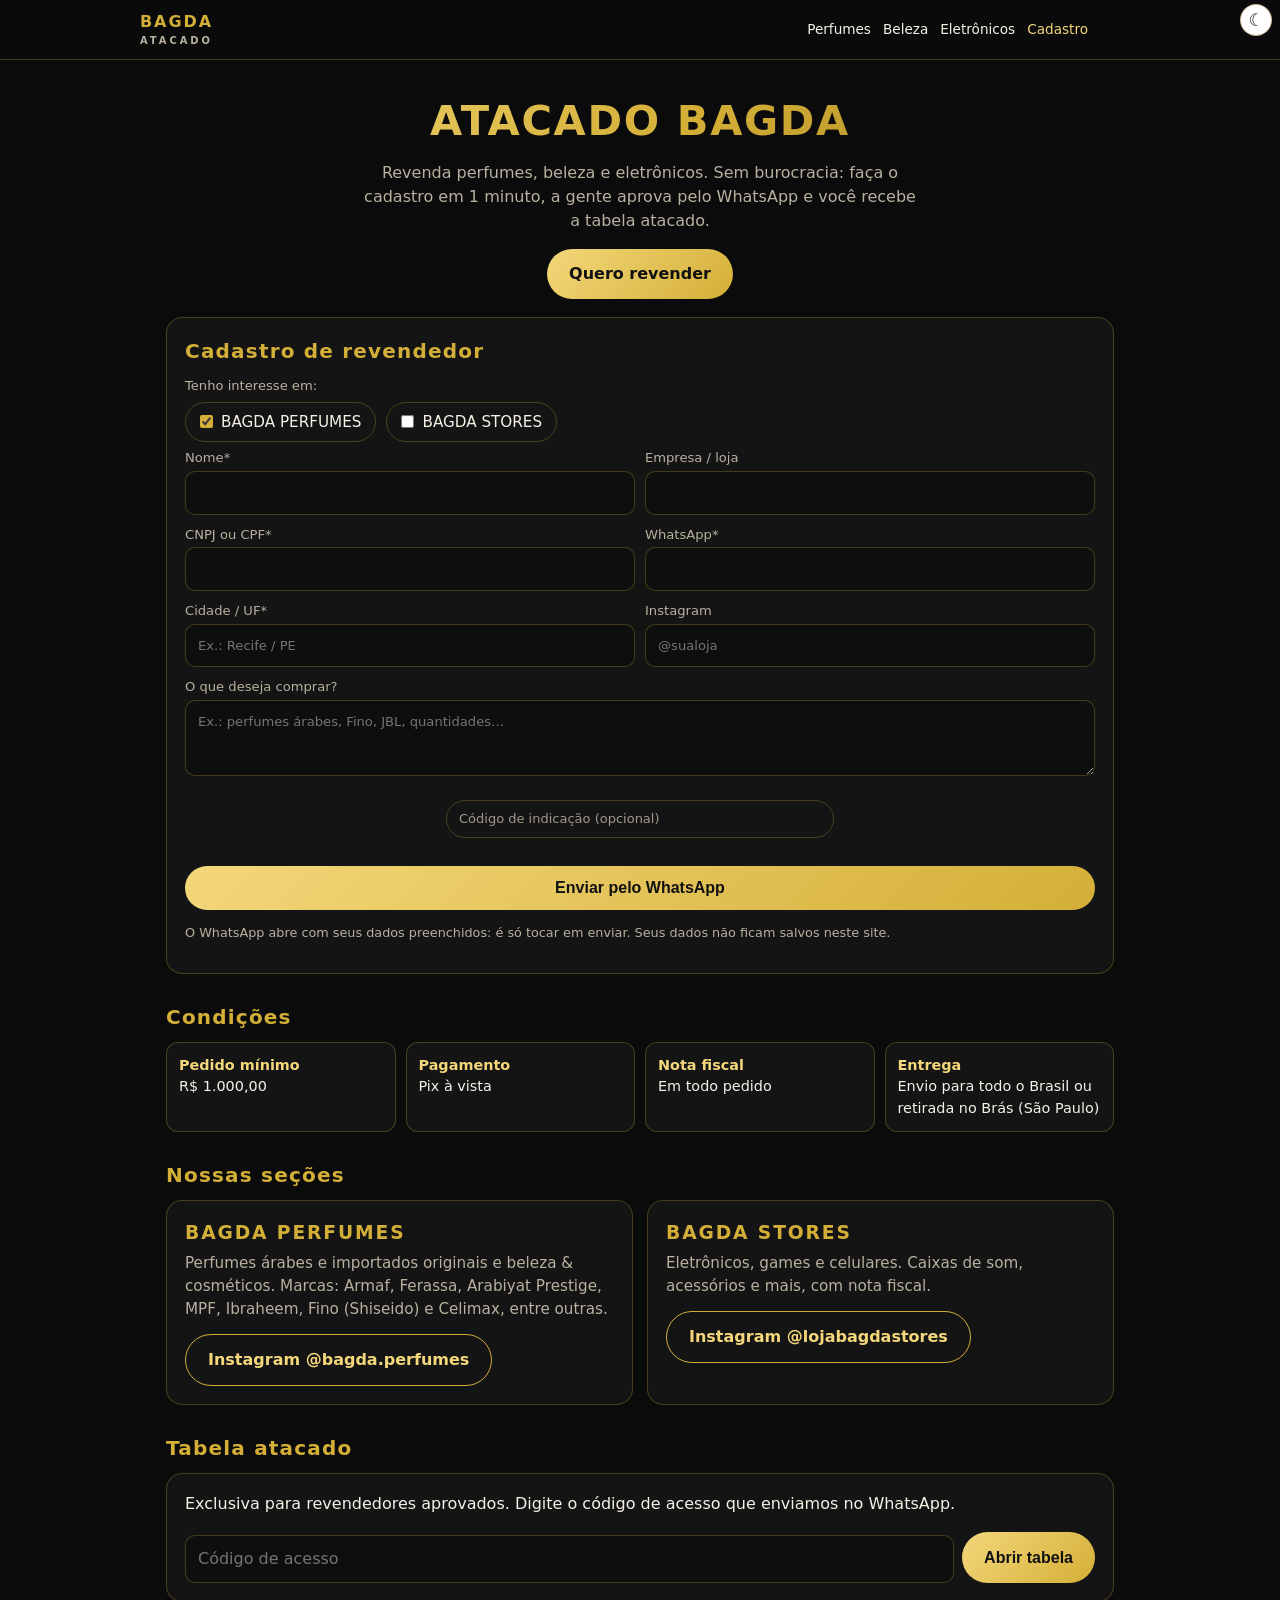
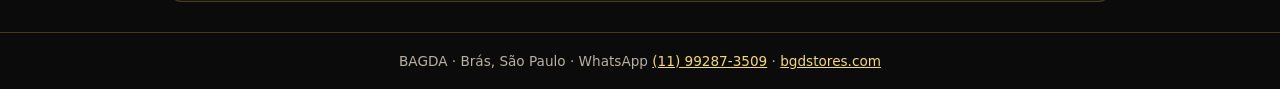
<file: atacado/index.html>
<!doctype html>
<html lang="pt-BR">
<head>
<meta name="referrer" content="no-referrer">
<meta http-equiv="Content-Security-Policy" content="default-src 'self'; script-src 'self' 'unsafe-inline'; style-src 'self' 'unsafe-inline' https://fonts.googleapis.com; font-src 'self' https://fonts.gstatic.com data:; img-src 'self' data: https:; connect-src 'self' https://brasilapi.com.br; frame-src 'none'; object-src 'none'; base-uri 'none'; form-action 'self' https://wa.me https://api.whatsapp.com; upgrade-insecure-requests">
<script src="/frame-bust.js?v=20261114k"></script>

<meta charset="utf-8">
<script src="/theme-mode.js?v=20261103d"></script>
<meta name="viewport" content="width=device-width,initial-scale=1,viewport-fit=cover">
<meta name="robots" content="noindex,nofollow">
<title>ATACADO BAGDA | Seja revendedor — Brás, São Paulo</title>
<meta name="description" content="Atacado BAGDA PERFUMES e BAGDA STORES: cadastre sua loja em 1 minuto pelo WhatsApp. Pix à vista, nota fiscal em todo pedido, envio ou retirada no Brás.">
<meta property="og:type" content="website">
<meta property="og:url" content="https://bgdstores.com/atacado/">
<meta property="og:title" content="ATACADO BAGDA · Seja revendedor">
<meta property="og:description" content="Perfumes, beleza e eletrônicos no atacado. Cadastro rápido pelo WhatsApp · Pix · Nota fiscal · Brás, SP.">
<meta property="og:image" content="https://bgdstores.com/atacado/og.jpg">
<meta property="og:image:width" content="1200"><meta property="og:image:height" content="630">
<meta name="twitter:card" content="summary_large_image">
<meta name="theme-color" content="#0b0b0b">
<style>
:root{--bg:#0b0b0b;--card:#141414;--line:rgba(212,175,55,.28);--gold:#d4af37;--gold2:#f3d77a;--ink:#f5f1e6;--dim:#b9b0a0}
*{box-sizing:border-box}html{-webkit-text-size-adjust:100%}
body{margin:0;background:var(--bg);color:var(--ink);font:16px/1.5 system-ui,-apple-system,Segoe UI,Roboto,sans-serif}
a{color:var(--gold2)}
.w{max-width:980px;margin:0 auto;padding:0 16px}
header{border-bottom:1px solid var(--line);position:sticky;top:0;background:rgba(11,11,11,.95);z-index:5}
header .w{display:flex;align-items:center;gap:12px;justify-content:space-between;padding-top:10px;padding-bottom:10px}
.logo{font-weight:800;letter-spacing:.12em;color:var(--gold);text-decoration:none}
.logo small{display:block;font-size:.62rem;color:var(--dim);letter-spacing:.3em}
nav a{color:var(--ink);text-decoration:none;font-size:.85rem;margin-left:12px}
.g{background:linear-gradient(135deg,var(--gold2),var(--gold) 55%,#a8841f);-webkit-background-clip:text;background-clip:text;color:transparent}
.hero{padding:22px 0 8px;text-align:center}
h1{font-size:clamp(1.6rem,6vw,2.6rem);margin:.2em 0;letter-spacing:.04em}
h2{color:var(--gold);letter-spacing:.06em;font-size:1.25rem;margin:1.4em 0 .5em}
.lead{color:var(--dim);margin:.3em auto 1em;max-width:560px}
.btn{display:inline-block;border:0;border-radius:999px;padding:13px 22px;font-weight:700;font-size:1rem;text-decoration:none;cursor:pointer;background:linear-gradient(135deg,var(--gold2),var(--gold));color:#111}
.btn.o{background:transparent;color:var(--gold2);border:1px solid var(--gold)}
.card{background:var(--card);border:1px solid var(--line);border-radius:16px;padding:18px}
form .row{display:grid;gap:10px;grid-template-columns:1fr 1fr}
@media(max-width:640px){form .row{grid-template-columns:1fr}nav .hide-m{display:none}}
label{font-size:.82rem;color:var(--dim);display:block}
input,textarea,select{width:100%;margin-top:3px;padding:11px 12px;border-radius:10px;border:1px solid var(--line);background:#0e0e0e;color:var(--ink);font:inherit}
textarea{min-height:76px}
.chk{display:flex;gap:10px;flex-wrap:wrap;margin:6px 0}
.chk label{display:flex;align-items:center;gap:8px;border:1px solid var(--line);border-radius:999px;padding:8px 14px;color:var(--ink);font-size:.95rem}
.chk input{width:auto;margin:0;accent-color:var(--gold)}
.cond{display:grid;gap:10px;grid-template-columns:repeat(4,1fr);margin-top:10px}
@media(max-width:760px){.cond{grid-template-columns:1fr 1fr}}
.cond div{background:var(--card);border:1px solid var(--line);border-radius:12px;padding:12px;font-size:.9rem}
.cond b{display:block;color:var(--gold2)}
.secs{display:grid;gap:14px;grid-template-columns:1fr 1fr}
@media(max-width:760px){.secs{grid-template-columns:1fr}}
.sec h3{margin:0 0 4px;letter-spacing:.1em;color:var(--gold)}
.sec p{color:var(--dim);margin:.3em 0 .9em;font-size:.95rem}
.note{font-size:.8rem;color:var(--dim)}
#lista[hidden],#lock[hidden]{display:none!important}
.grid{display:grid;gap:10px;grid-template-columns:repeat(auto-fill,minmax(150px,1fr));margin-top:12px}
.it{background:var(--card);border:1px solid var(--line);border-radius:12px;overflow:hidden;font-size:.85rem}
.it img{width:100%;aspect-ratio:3/4;object-fit:cover;background:#1b1b1b;display:block}
.it div{padding:8px}.it .b{color:var(--dim);font-size:.72rem;text-transform:uppercase;letter-spacing:.08em}
.it .a{color:var(--gold2);font-weight:800;font-size:1.05rem}.it .v{color:var(--dim);font-size:.75rem}
footer{border-top:1px solid var(--line);margin-top:30px;padding:18px 0;color:var(--dim);font-size:.85rem;text-align:center}
.err{color:#ff8a7a;font-size:.9rem}
</style>
<link rel="stylesheet" href="/theme-toggle.css?v=20261103f">
</head>
<body>
<header><div class="w">
  <a class="logo" href="/">BAGDA<small>ATACADO</small></a>
  <nav><a href="/perfumes/" class="hide-m">Perfumes</a><a href="/beleza/" class="hide-m">Beleza</a><a href="/">Eletrônicos</a><a href="#cadastro" style="color:var(--gold2)">Cadastro</a></nav>
</div></header>
<main class="w">
<section class="hero">
  <h1 class="g">ATACADO BAGDA</h1>
  <p class="lead">Revenda perfumes, beleza e eletrônicos. Sem burocracia: faça o cadastro em 1 minuto, a gente aprova pelo WhatsApp e você recebe a tabela atacado.</p>
  <a class="btn" href="#cadastro">Quero revender</a>
</section>

<section id="cadastro" class="card" style="margin-top:10px">
  <h2 style="margin-top:0">Cadastro de revendedor</h2>
  <form id="f" novalidate>
    <label style="margin-bottom:4px">Tenho interesse em:</label>
    <div class="chk">
      <label><input type="checkbox" name="sec" value="BAGDA PERFUMES (perfumes e beleza)" checked> BAGDA PERFUMES</label>
      <label><input type="checkbox" name="sec" value="BAGDA STORES (eletrônicos, games e celulares)"> BAGDA STORES</label>
    </div>
    <div class="row">
      <label>Nome*<input name="nome" required autocomplete="name"></label>
      <label>Empresa / loja<input name="empresa" autocomplete="organization"></label>
      <label>CNPJ ou CPF*<input name="doc" required inputmode="numeric"></label>
      <label>WhatsApp*<input name="whats" required type="tel" inputmode="tel" autocomplete="tel"></label>
      <label>Cidade / UF*<input name="cidade" required placeholder="Ex.: Recife / PE"></label>
      <label>Instagram<input name="insta" placeholder="@sualoja"></label>
    </div>
    <label style="margin-top:10px">O que deseja comprar?<textarea name="quer" placeholder="Ex.: perfumes árabes, Fino, JBL, quantidades…"></textarea></label>
    <p class="err" id="ferr" hidden>Preencha nome, CNPJ/CPF, WhatsApp, cidade e escolha pelo menos uma seção.</p>
    <div data-refbox style="margin-top:10px"></div>
    <button class="btn" type="submit" style="width:100%;margin-top:10px">Enviar pelo WhatsApp</button>
    <p class="note">O WhatsApp abre com seus dados preenchidos: é só tocar em enviar. Seus dados não ficam salvos neste site.</p>
  </form>
</section>

<h2>Condições</h2>
<div class="cond">
  <div><b>Pedido mínimo</b>R$ 1.000,00</div>
  <div><b>Pagamento</b>Pix à vista</div>
  <div><b>Nota fiscal</b>Em todo pedido</div>
  <div><b>Entrega</b>Envio para todo o Brasil ou retirada no Brás (São Paulo)</div>
</div>

<h2>Nossas seções</h2>
<div class="secs">
  <div class="card sec">
    <h3>BAGDA PERFUMES</h3>
    <p>Perfumes árabes e importados originais e beleza &amp; cosméticos. Marcas: Armaf, Ferassa, Arabiyat Prestige, MPF, Ibraheem, Fino (Shiseido) e Celimax, entre outras.</p>
    <a class="btn o" href="https://instagram.com/bagda.perfumes" target="_blank" rel="noopener">Instagram @bagda.perfumes</a>
  </div>
  <div class="card sec">
    <h3>BAGDA STORES</h3>
    <p>Eletrônicos, games e celulares. Caixas de som, acessórios e mais, com nota fiscal.</p>
    <a class="btn o" href="https://instagram.com/lojabagdastores" target="_blank" rel="noopener">Instagram @lojabagdastores</a>
  </div>
</div>

<h2>Tabela atacado</h2>
<div class="card" id="lock">
  <p style="margin-top:0">Exclusiva para revendedores aprovados. Digite o código de acesso que enviamos no WhatsApp.</p>
  <form id="uf" style="display:flex;gap:8px;flex-wrap:wrap">
    <input id="code" autocomplete="off" placeholder="Código de acesso" style="flex:1;min-width:180px">
    <button class="btn" type="submit">Abrir tabela</button>
  </form>
  <p class="err" id="cerr" hidden>Código inválido.</p>
</div>
<div id="lista" hidden>
  <p class="note">Tabela válida até nova atualização (<span id="ger"></span>). Preços por unidade, sujeitos ao estoque.</p>
  <div class="grid" id="grid"></div>
</div>
</main>
<footer>BAGDA · Brás, São Paulo · WhatsApp <a href="https://wa.me/5511992873509">(11) 99287-3509</a> · <a href="/">bgdstores.com</a></footer>
<script>
(function(){
var WA='5511992873509',f=document.getElementById('f');
f.addEventListener('submit',function(e){e.preventDefault();var d=new FormData(f),s=d.getAll('sec'),g=function(k){return (d.get(k)||'').trim()};
 if(!g('nome')||!g('doc')||!g('whats')||!g('cidade')||!s.length){document.getElementById('ferr').hidden=false;return}
 var t='Olá! Quero me cadastrar como revendedor no ATACADO BAGDA.\n\n*Interesse:* '+s.join(' + ')+'\n*Nome:* '+g('nome')+'\n*Empresa:* '+(g('empresa')||'-')+'\n*CNPJ/CPF:* '+g('doc')+'\n*WhatsApp:* '+g('whats')+'\n*Cidade/UF:* '+g('cidade')+'\n*Instagram:* '+(g('insta')||'-')+'\n*O que deseja comprar:* '+(g('quer')||'-');
 location.href='https://wa.me/'+WA+'?text='+encodeURIComponent(window.BGDRef?BGDRef.tag(t):t)});
var b64=function(s){return Uint8Array.from(atob(s),function(c){return c.charCodeAt(0)})},esc=function(s){return String(s).replace(/[&<>"]/g,function(c){return {'&':'&amp;','<':'&lt;','>':'&gt;','"':'&quot;'}[c]})};
async function unlock(code){

 var e=await (await fetch('precos.enc.json?v=20261114k')).json();
 var km=await crypto.subtle.importKey('raw',new TextEncoder().encode(code),'PBKDF2',false,['deriveKey']);
 var k=await crypto.subtle.deriveKey({name:'PBKDF2',hash:'SHA-256',salt:b64(e.salt),iterations:e.iter},km,{name:'AES-GCM',length:256},false,['decrypt']);
 var j=JSON.parse(new TextDecoder().decode(await crypto.subtle.decrypt({name:'AES-GCM',iv:b64(e.iv)},k,b64(e.ct))));
 document.getElementById('ger').textContent=j.gerado;
 var cd=function(i){return '<div class="it"><img loading="lazy" src="'+esc(i.img)+'" alt=""><div><span class="b">'+esc(i.b)+'</span><br>'+esc(i.n)+(i.s?' · '+esc(i.s):'')+'<br><span class="a">'+esc(i.a)+'</span><br><span class="v">Varejo '+esc(i.v)+'</span></div></div>'};var G=[['Perfumes','Perfumes'],['Beleza','Beleza & Cosméticos']].map(function(c){var l=j.items.filter(function(i){return (i.cat||'Perfumes')===c[0]});return l.length?'<h3 style="grid-column:1/-1;margin:18px 0 4px;color:var(--gold2)">'+c[1]+'</h3>'+l.map(cd).join(''):''}).join('');document.getElementById('grid').innerHTML=G;
 document.getElementById('lock').hidden=true;document.getElementById('lista').hidden=false;try{sessionStorage.setItem('atc',code)}catch(_){}
}
document.getElementById('uf').addEventListener('submit',function(e){e.preventDefault();unlock(document.getElementById('code').value.trim()).catch(function(){document.getElementById('cerr').hidden=false})});
try{var c=sessionStorage.getItem('atc');if(c)unlock(c).catch(function(){})}catch(_){}
})();
</script>
<script src="/ref.js?v=20261104r1"></script>
</body>
</html>
</file>
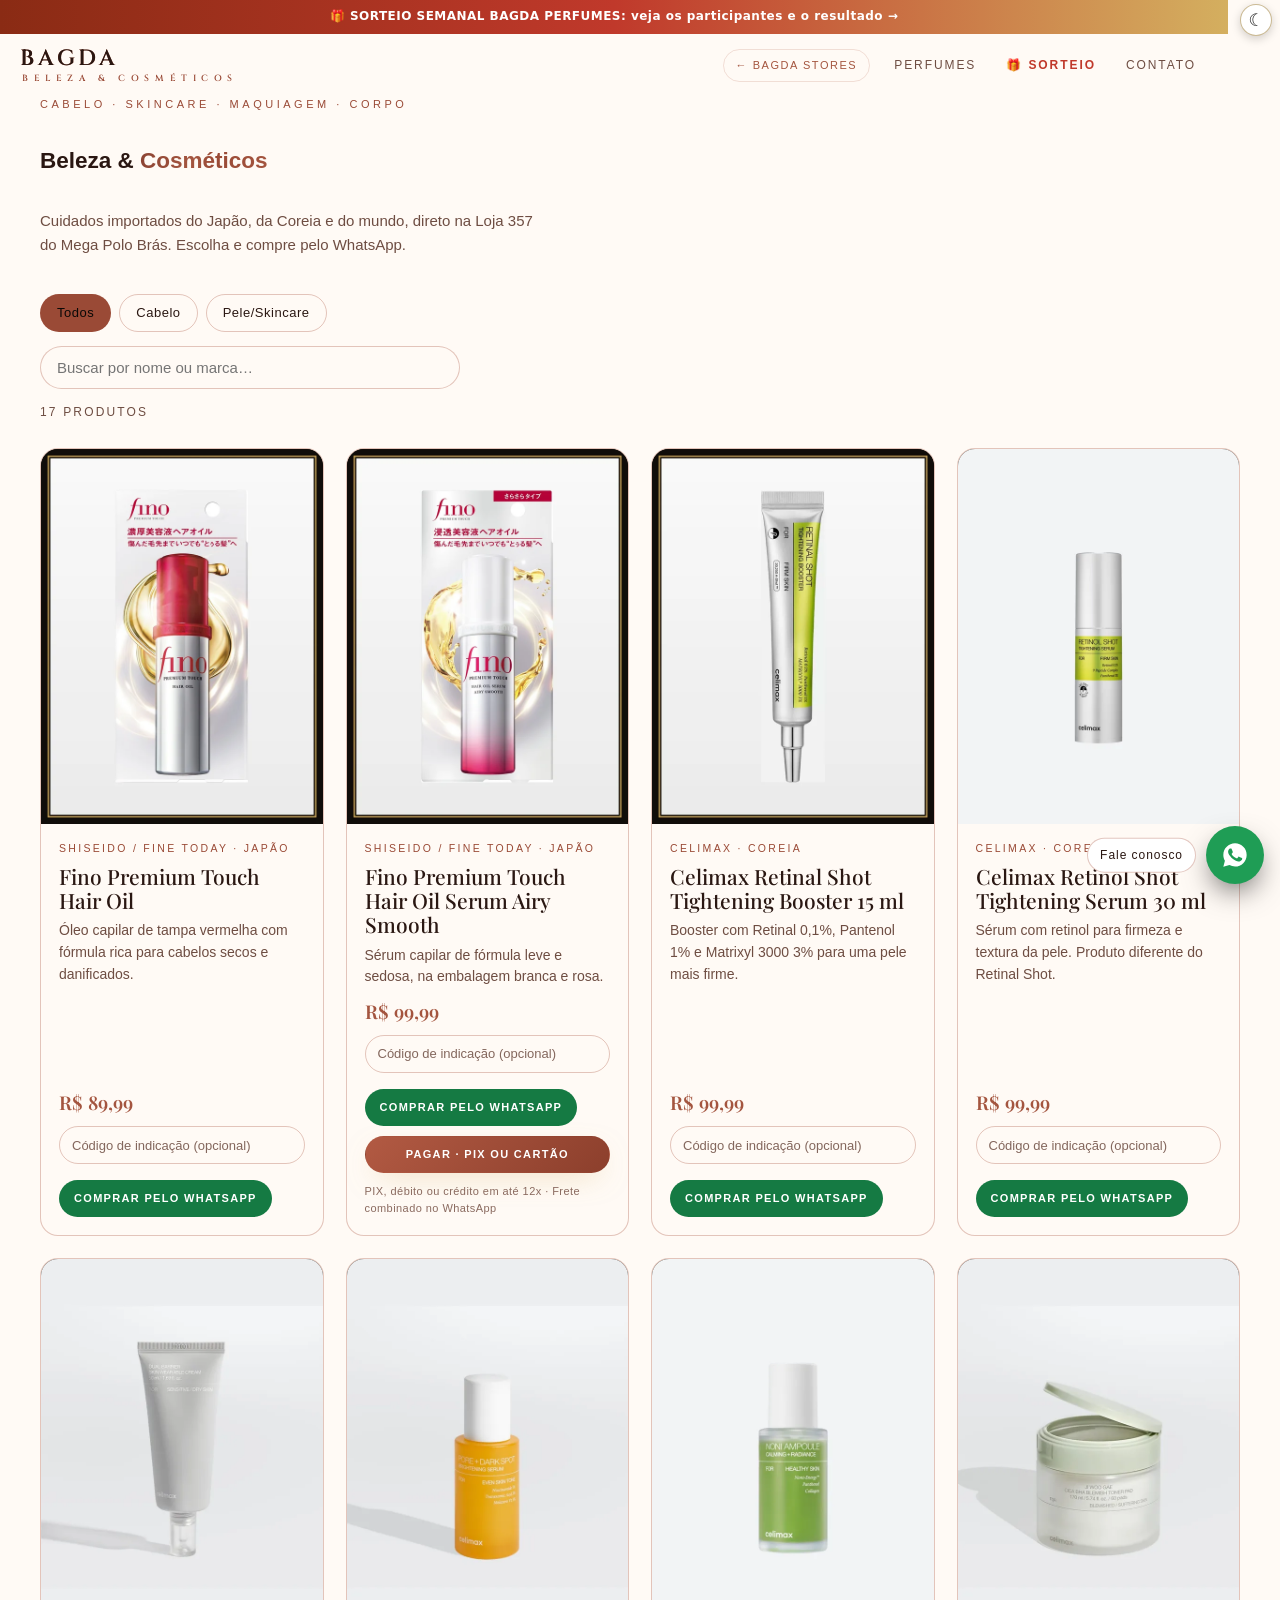
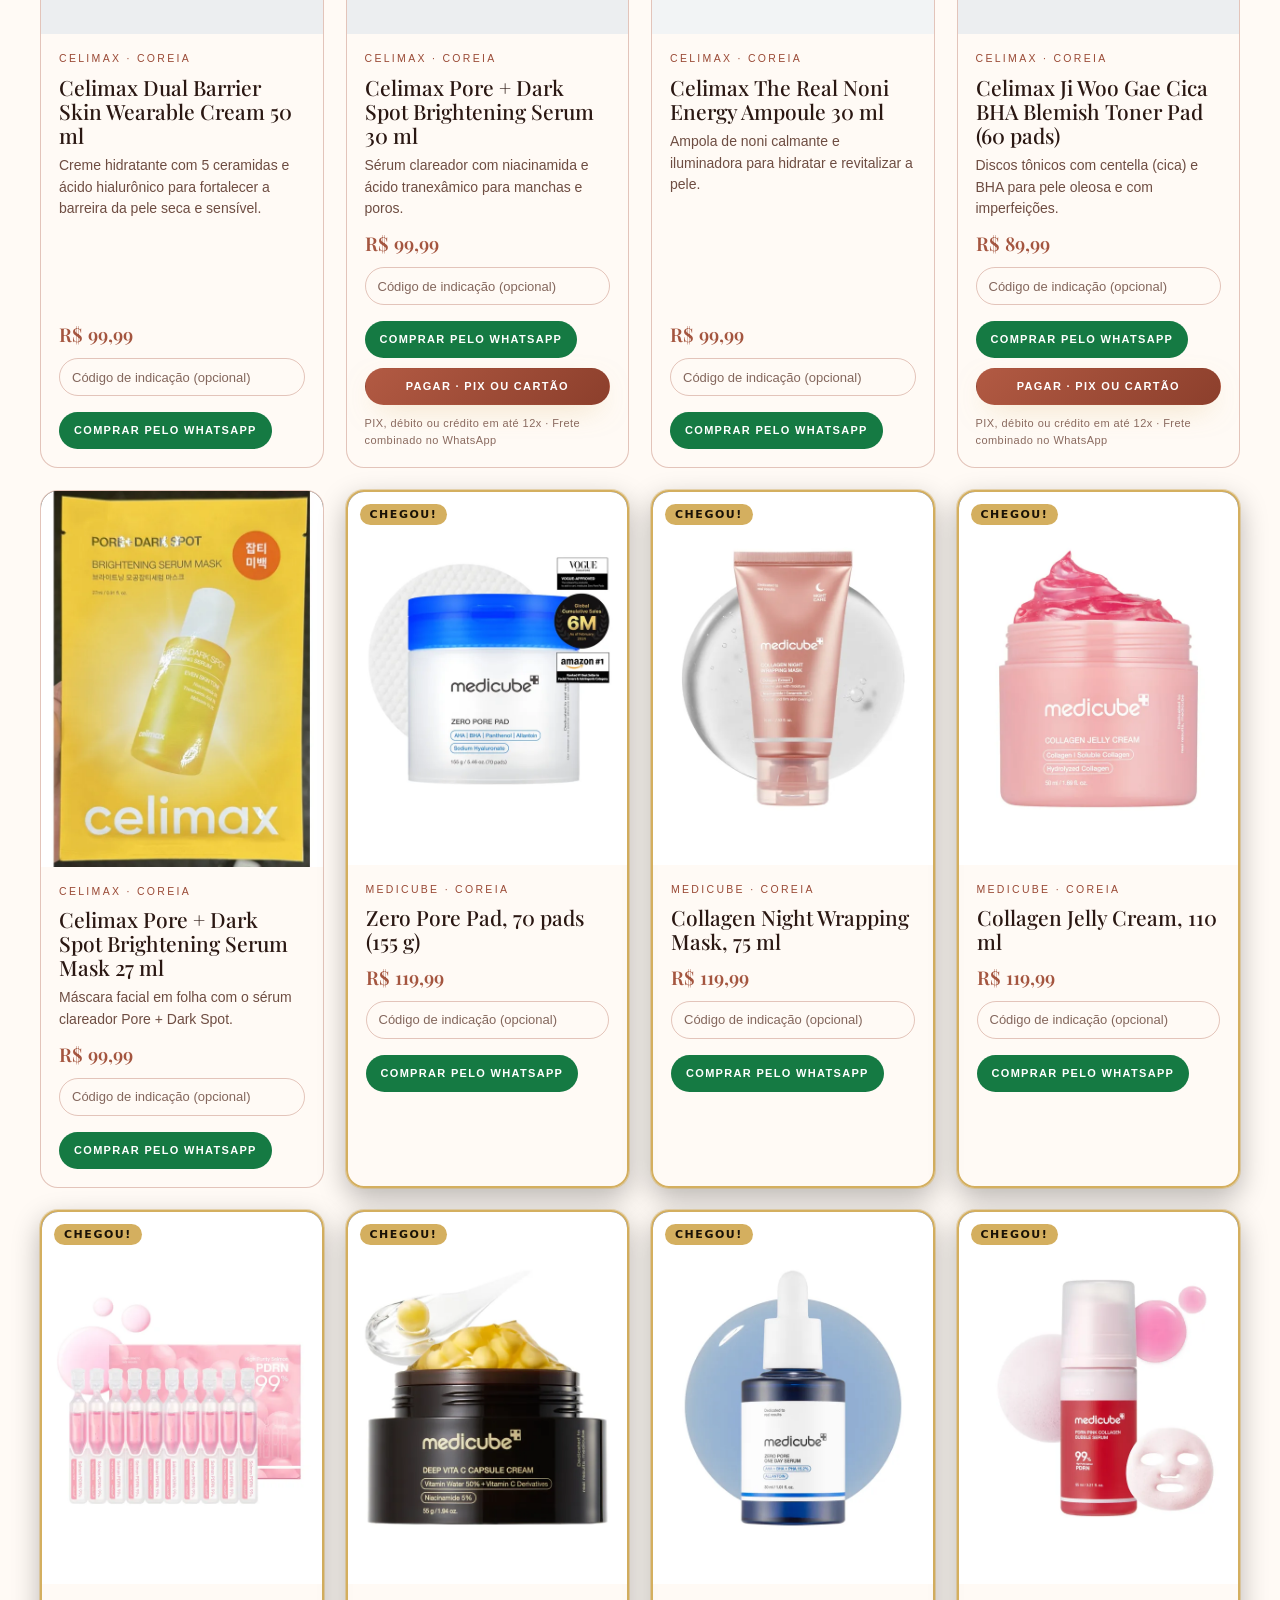
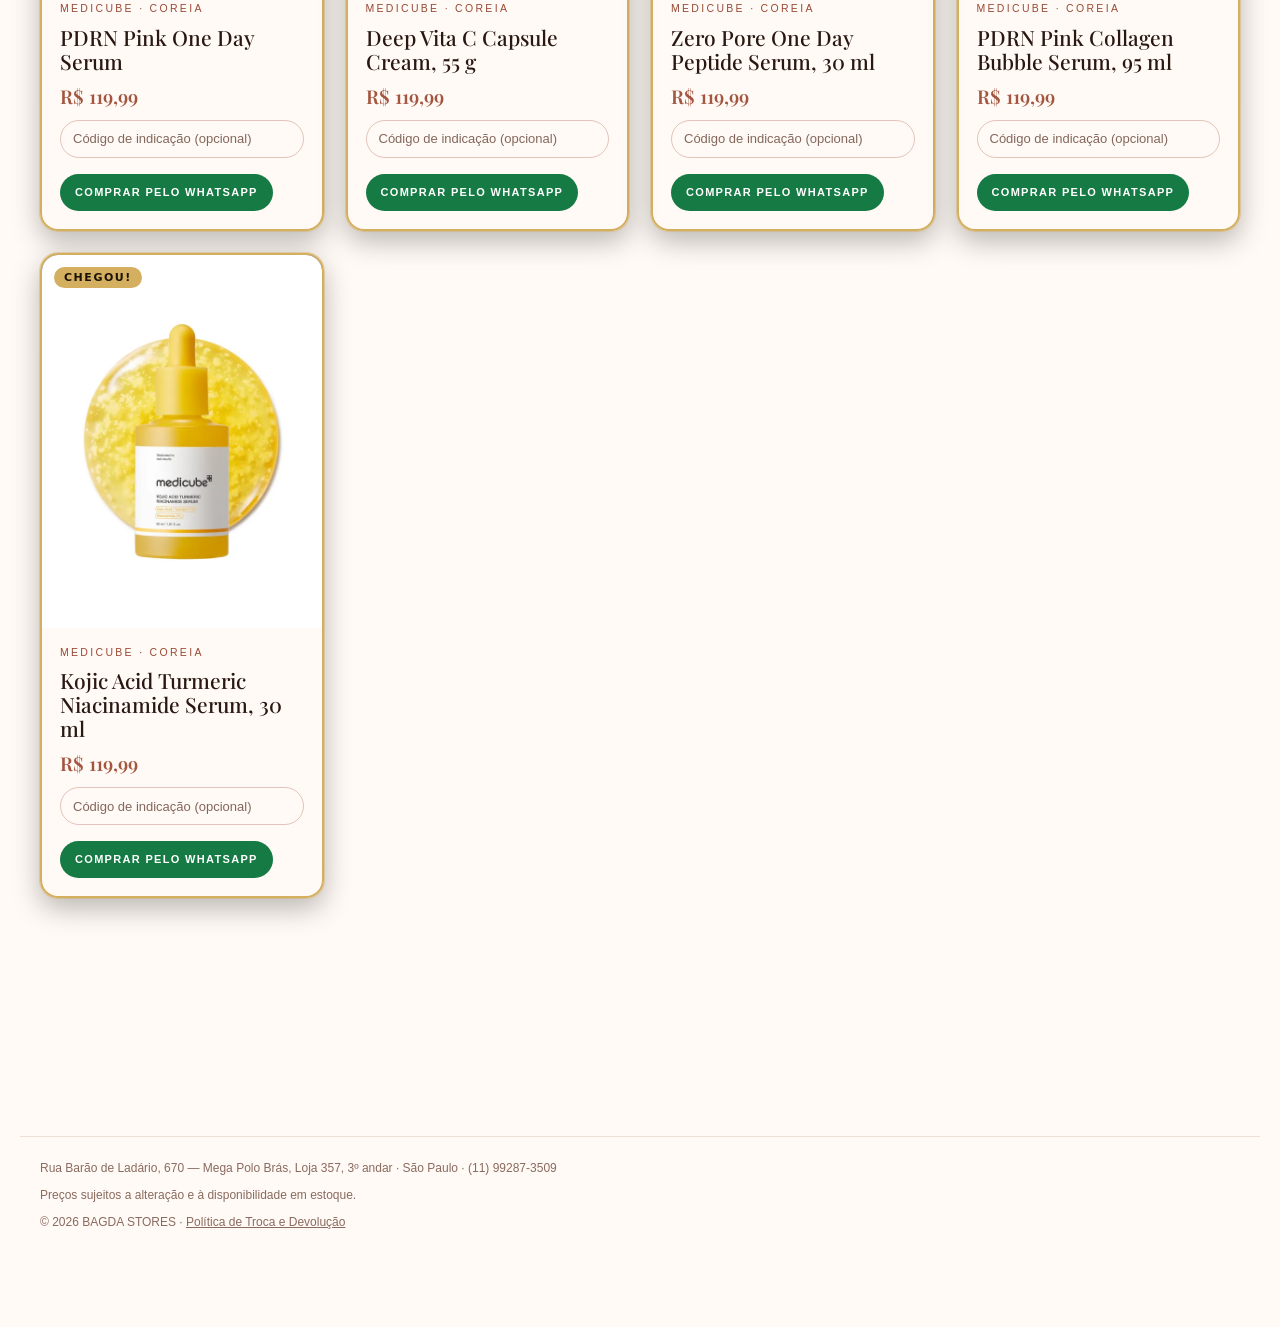
<file: beleza/index.html>
<!doctype html>
<html lang="pt-BR">
<head>
<meta name="referrer" content="no-referrer">
<meta http-equiv="Content-Security-Policy" content="default-src 'self'; script-src 'self' 'unsafe-inline'; style-src 'self' 'unsafe-inline' https://fonts.googleapis.com; font-src 'self' https://fonts.gstatic.com data:; img-src 'self' data: https:; connect-src 'self' https://brasilapi.com.br; frame-src 'none'; object-src 'none'; base-uri 'none'; form-action 'self' https://wa.me https://api.whatsapp.com; upgrade-insecure-requests">
<script src="/frame-bust.js?v=20261114k"></script>

<meta charset="utf-8">
<script src="/theme-mode.js?v=20261103d"></script>
<meta name="viewport" content="width=device-width,initial-scale=1,viewport-fit=cover">
<!-- SEO:BEGIN -->
<title>Beleza &amp; Cosméticos Coreanos e Japoneses em São Paulo | BAGDA PERFUMES</title>
<meta name="description" content="Skincare coreano Celimax e cuidados com cabelo Fino (Shiseido), originais. Loja no Mega Polo Brás, SP. Compre pelo WhatsApp (11) 99287-3509 ou pague por PIX e cartão.">
<meta name="robots" content="index,follow,max-image-preview:large">
<link rel="canonical" href="https://bgdstores.com/beleza/">
<meta property="og:type" content="website"><meta property="og:locale" content="pt_BR"><meta property="og:site_name" content="BAGDA PERFUMES">
<meta property="og:title" content="Beleza &amp; Cosméticos Coreanos e Japoneses em São Paulo | BAGDA PERFUMES"><meta property="og:description" content="Skincare coreano Celimax e cuidados com cabelo Fino (Shiseido), originais. Loja no Mega Polo Brás, SP. Compre pelo WhatsApp (11) 99287-3509 ou pague por PIX e cartão."><meta property="og:url" content="https://bgdstores.com/beleza/">
<meta property="og:image" content="https://bgdstores.com/img/og/og-beleza.jpg"><meta property="og:image:width" content="1200"><meta property="og:image:height" content="630">
<meta name="twitter:card" content="summary_large_image"><meta name="twitter:title" content="Beleza &amp; Cosméticos Coreanos e Japoneses em São Paulo | BAGDA PERFUMES"><meta name="twitter:description" content="Skincare coreano Celimax e cuidados com cabelo Fino (Shiseido), originais. Loja no Mega Polo Brás, SP. Compre pelo WhatsApp (11) 99287-3509 ou pague por PIX e cartão."><meta name="twitter:image" content="https://bgdstores.com/img/og/og-beleza.jpg">
<!-- SEO:END -->
<link rel="preload" href="/perfumes/assets/fonts/playfair-var.woff2" as="font" type="font/woff2" crossorigin>
<link rel="stylesheet" href="/perfumes/assets/app.css?v=20261019p1">
<link rel="stylesheet" href="/perfumes/assets/theme.css?v=cr3">
<link rel="stylesheet" href="/perfumes/assets/beauty.css?v=c3">
<link rel="stylesheet" href="/perfumes/assets/dark.css?v=20261103e"><link rel="stylesheet" href="/theme-toggle.css?v=20261103f">
</head>
<body>
<header class="top">
<a class="sorteio-bar" href="/sorteio/">🎁 SORTEIO SEMANAL BAGDA PERFUMES: veja os participantes e o resultado →</a>
  <div class="wrap">
    <a class="logo" href="/beleza/" aria-label="BELEZA &amp; COSMÉTICOS"><b class="gold-text">BAGDA</b><small>BELEZA &amp; COSMÉTICOS</small></a>
    <nav class="nav">
      <a class="back" href="/" aria-label="Voltar para a BAGDA STORES">← BAGDA STORES</a>
      <a class="l" href="/perfumes/">Perfumes</a>
      <a class="l nav-sorteio" href="/sorteio/">🎁 Sorteio</a>
      <a class="l" href="https://wa.me/5511992873509" target="_blank" rel="noopener">Contato</a>
    </nav>
  </div>
</header>
<main>
<section class="sec beauty" id="beleza">
  <div class="wrap">
    <div class="sec-head">
      <span class="kicker">Cabelo · Skincare · Maquiagem · Corpo</span>
      <h1>Beleza &amp; <span class="gold-text">Cosméticos</span></h1>
      <p>Cuidados importados do Japão, da Coreia e do mundo, direto na Loja 357 do Mega Polo Brás. Escolha e compre pelo WhatsApp.</p>
    </div>
    <div class="btools">
      <div class="bchips" id="belezaChips" role="group" aria-label="Categorias"></div>
      <input class="bsearch" id="belezaQ" type="search" placeholder="Buscar por nome ou marca…" aria-label="Buscar produto">
      <span class="bcount" id="belezaCount"></span>
    </div>
    <div class="bgrid" id="belezaGrid"></div>
  </div>
</section>
</main>
<footer class="sec"><div class="wrap legal"><span>Rua Barão de Ladário, 670 — Mega Polo Brás, Loja 357, 3º andar · São Paulo · (11) 99287-3509</span><span>Preços sujeitos a alteração e à disponibilidade em estoque.</span><span>© 2026 BAGDA STORES · <a href="/politica-de-devolucao/">Política de Troca e Devolução</a></span></div></footer>
<a class="fab" data-label="Fale conosco" href="https://wa.me/5511992873509?text=Ol%C3%A1!%20Vim%20pelo%20site%20da%20BAGDA%20STORES%20(Beleza%20%26%20Cosm%C3%A9ticos)." target="_blank" rel="noopener" aria-label="Falar no WhatsApp"><svg viewBox="0 0 24 24" fill="currentColor"><path d="M12.04 2C6.5 2 2 6.46 2 11.96c0 1.76.47 3.48 1.35 4.99L2 22l5.2-1.36a10.1 10.1 0 004.84 1.23C17.58 21.87 22 17.41 22 11.91 22 6.46 17.58 2 12.04 2zm5.83 14.1c-.25.69-1.44 1.33-2 1.41-.51.08-1.15.11-1.86-.12a17 17 0 01-1.68-.62c-2.96-1.27-4.89-4.25-5.04-4.45-.15-.2-1.2-1.6-1.2-3.05 0-1.45.76-2.16 1.03-2.46.27-.3.59-.37.79-.37h.57c.18 0 .43-.07.67.51.25.6.84 2.06.92 2.21.07.15.12.32.02.52-.1.2-.15.32-.3.5-.15.17-.31.39-.45.52-.15.15-.3.31-.13.61.17.3.77 1.27 1.66 2.06 1.14 1.01 2.1 1.33 2.4 1.48.3.15.47.12.65-.07.17-.2.74-.86.94-1.16.2-.3.4-.25.67-.15.27.1 1.73.81 2.03.96.3.15.5.22.57.35.08.12.08.71-.17 1.4z"/></svg></a>
<script src="/beleza/assets/beauty.js?v=c10"></script>
<script src="/ref.js?v=20261104r1"></script>
<!-- LD:BEGIN -->
<script type="application/ld+json">{"@context":"https://schema.org","@type":"Store","name":"BAGDA PERFUMES","url":"https://bgdstores.com/beleza/","image":"https://bgdstores.com/img/brand/bagda-perfumes.jpg","telephone":"+55 11 99287-3509","address":{"@type":"PostalAddress","streetAddress":"Rua Barão de Ladário, 670 — Mega Polo Brás, Loja 357, 3º andar","addressLocality":"São Paulo","addressRegion":"SP","addressCountry":"BR"},"openingHours":"Mo-Sa 08:00-17:30","sameAs":["https://www.instagram.com/bagda.perfumes/"],"contactPoint":{"@type":"ContactPoint","telephone":"+55 11 99287-3509","contactType":"sales","url":"https://wa.me/5511992873509","availableLanguage":"pt-BR"}}</script>
<script type="application/ld+json">{"@context":"https://schema.org","@type":"Product","name":"Fino Premium Touch Hair Oil","image":"https://bgdstores.com/perfumes/img/beauty/fino-premium-touch.jpg","description":"Óleo capilar de tampa vermelha com fórmula rica para cabelos secos e danificados. Original, na BAGDA PERFUMES (Brás, São Paulo).","sku":"beleza-fino-premium-touch","brand":{"@type":"Brand","name":"Shiseido / Fine Today"},"offers":{"@type":"Offer","url":"https://bgdstores.com/beleza/","priceCurrency":"BRL","price":"89.99","availability":"https://schema.org/InStock","itemCondition":"https://schema.org/NewCondition","seller":{"@type":"Organization","name":"BAGDA PERFUMES"}}}</script>
<script type="application/ld+json">{"@context":"https://schema.org","@type":"Product","name":"Fino Premium Touch Hair Oil Serum Airy Smooth","image":"https://bgdstores.com/perfumes/img/beauty/fino-airy-smooth.jpg","description":"Sérum capilar de fórmula leve e sedosa, na embalagem branca e rosa. Original, na BAGDA PERFUMES (Brás, São Paulo).","sku":"beleza-fino-airy-smooth","brand":{"@type":"Brand","name":"Shiseido / Fine Today"},"offers":{"@type":"Offer","url":"https://bgdstores.com/beleza/","priceCurrency":"BRL","price":"99.99","availability":"https://schema.org/InStock","itemCondition":"https://schema.org/NewCondition","seller":{"@type":"Organization","name":"BAGDA PERFUMES"}}}</script>
<script type="application/ld+json">{"@context":"https://schema.org","@type":"Product","name":"Celimax Retinal Shot Tightening Booster 15 ml","image":"https://bgdstores.com/perfumes/img/beauty/celimax-retinal-shot.jpg","description":"Booster com Retinal 0,1%, Pantenol 1% e Matrixyl 3000 3% para uma pele mais firme. Original, na BAGDA PERFUMES (Brás, São Paulo).","sku":"beleza-celimax-retinal-shot","brand":{"@type":"Brand","name":"Celimax"},"offers":{"@type":"Offer","url":"https://bgdstores.com/beleza/","priceCurrency":"BRL","price":"99.99","availability":"https://schema.org/InStock","itemCondition":"https://schema.org/NewCondition","seller":{"@type":"Organization","name":"BAGDA PERFUMES"}}}</script>
<script type="application/ld+json">{"@context":"https://schema.org","@type":"Product","name":"Celimax Retinol Shot Tightening Serum 30 ml","image":"https://bgdstores.com/perfumes/img/beauty/celimax-retinol-shot.jpg","description":"Sérum com retinol para firmeza e textura da pele. Produto diferente do Retinal Shot. Original, na BAGDA PERFUMES (Brás, São Paulo).","sku":"beleza-celimax-retinol-shot","brand":{"@type":"Brand","name":"Celimax"},"offers":{"@type":"Offer","url":"https://bgdstores.com/beleza/","priceCurrency":"BRL","price":"99.99","availability":"https://schema.org/InStock","itemCondition":"https://schema.org/NewCondition","seller":{"@type":"Organization","name":"BAGDA PERFUMES"}}}</script>
<script type="application/ld+json">{"@context":"https://schema.org","@type":"Product","name":"Celimax Dual Barrier Skin Wearable Cream 50 ml","image":"https://bgdstores.com/perfumes/img/beauty/celimax-dual-barrier-cream.jpg","description":"Creme hidratante com 5 ceramidas e ácido hialurônico para fortalecer a barreira da pele seca e sensível. Original, na BAGDA PERFUMES (Brás, São Paulo).","sku":"beleza-celimax-dual-barrier-cream","brand":{"@type":"Brand","name":"Celimax"},"offers":{"@type":"Offer","url":"https://bgdstores.com/beleza/","priceCurrency":"BRL","price":"99.99","availability":"https://schema.org/InStock","itemCondition":"https://schema.org/NewCondition","seller":{"@type":"Organization","name":"BAGDA PERFUMES"}}}</script>
<script type="application/ld+json">{"@context":"https://schema.org","@type":"Product","name":"Celimax Pore + Dark Spot Brightening Serum 30 ml","image":"https://bgdstores.com/perfumes/img/beauty/celimax-pore-dark-spot-serum.jpg","description":"Sérum clareador com niacinamida e ácido tranexâmico para manchas e poros. Original, na BAGDA PERFUMES (Brás, São Paulo).","sku":"beleza-celimax-pore-dark-spot-serum","brand":{"@type":"Brand","name":"Celimax"},"offers":{"@type":"Offer","url":"https://bgdstores.com/beleza/","priceCurrency":"BRL","price":"99.99","availability":"https://schema.org/InStock","itemCondition":"https://schema.org/NewCondition","seller":{"@type":"Organization","name":"BAGDA PERFUMES"}}}</script>
<script type="application/ld+json">{"@context":"https://schema.org","@type":"Product","name":"Celimax The Real Noni Energy Ampoule 30 ml","image":"https://bgdstores.com/perfumes/img/beauty/celimax-noni-ampoule.jpg","description":"Ampola de noni calmante e iluminadora para hidratar e revitalizar a pele. Original, na BAGDA PERFUMES (Brás, São Paulo).","sku":"beleza-celimax-noni-ampoule","brand":{"@type":"Brand","name":"Celimax"},"offers":{"@type":"Offer","url":"https://bgdstores.com/beleza/","priceCurrency":"BRL","price":"99.99","availability":"https://schema.org/InStock","itemCondition":"https://schema.org/NewCondition","seller":{"@type":"Organization","name":"BAGDA PERFUMES"}}}</script>
<script type="application/ld+json">{"@context":"https://schema.org","@type":"Product","name":"Celimax Ji Woo Gae Cica BHA Blemish Toner Pad (60 pads)","image":"https://bgdstores.com/perfumes/img/beauty/celimax-cica-bha-toner-pad.jpg","description":"Discos tônicos com centella (cica) e BHA para pele oleosa e com imperfeições. Original, na BAGDA PERFUMES (Brás, São Paulo).","sku":"beleza-celimax-cica-bha-toner-pad","brand":{"@type":"Brand","name":"Celimax"},"offers":{"@type":"Offer","url":"https://bgdstores.com/beleza/","priceCurrency":"BRL","price":"89.99","availability":"https://schema.org/InStock","itemCondition":"https://schema.org/NewCondition","seller":{"@type":"Organization","name":"BAGDA PERFUMES"}}}</script>
<script type="application/ld+json">{"@context":"https://schema.org","@type":"Product","name":"Celimax Pore + Dark Spot Brightening Serum Mask 27 ml","image":"https://bgdstores.com/perfumes/img/beauty/celimax-pore-dark-spot-mask.jpg","description":"Máscara facial em folha com o sérum clareador Pore + Dark Spot. Original, na BAGDA PERFUMES (Brás, São Paulo).","sku":"beleza-celimax-pore-dark-spot-mask","brand":{"@type":"Brand","name":"Celimax"},"offers":{"@type":"Offer","url":"https://bgdstores.com/beleza/","priceCurrency":"BRL","price":"99.99","availability":"https://schema.org/InStock","itemCondition":"https://schema.org/NewCondition","seller":{"@type":"Organization","name":"BAGDA PERFUMES"}}}</script>
<!-- LD:END -->
</body>
</html>
</file>
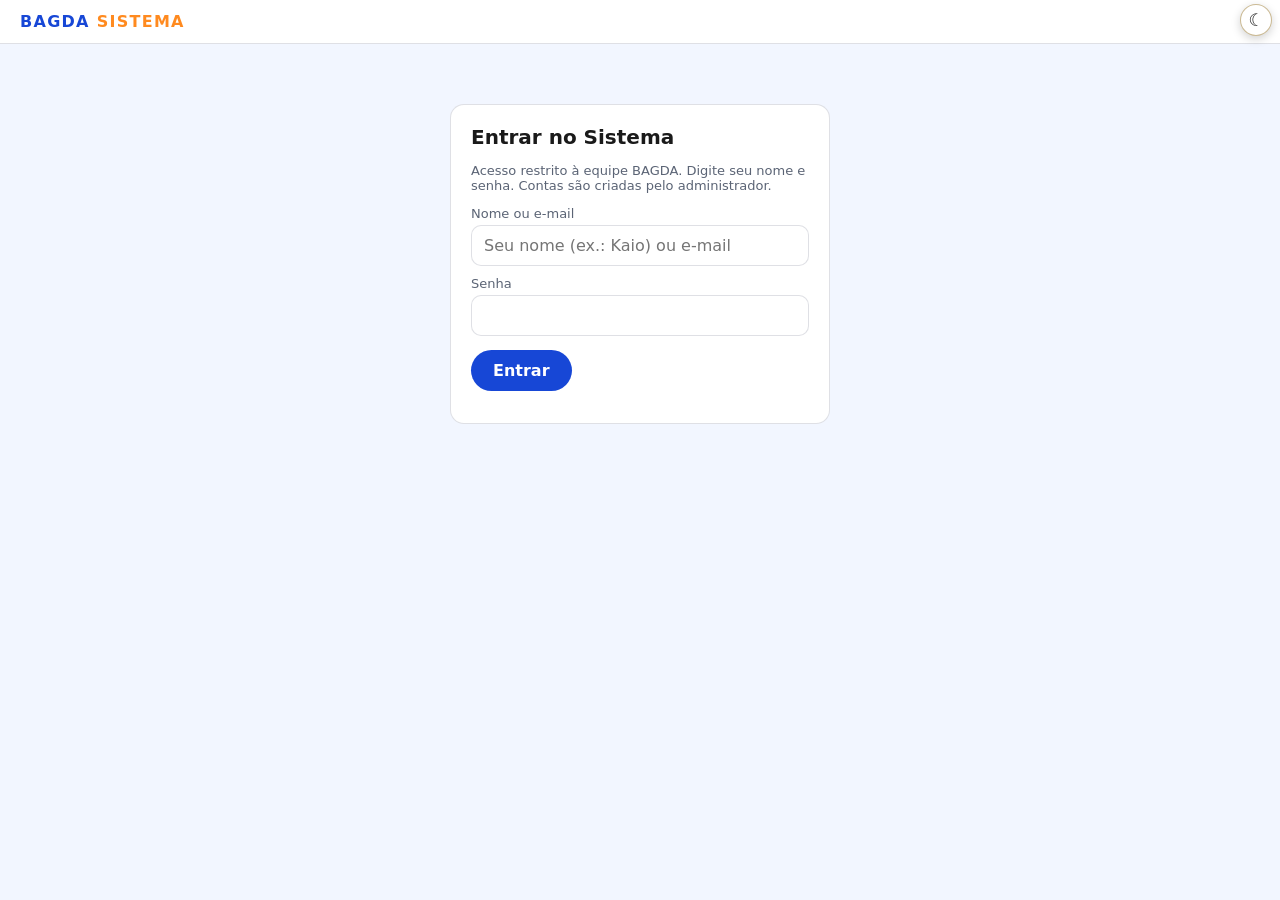
<file: kiosk/index.html>
<!doctype html>
<html lang="pt-BR">
<head>
<meta name="referrer" content="no-referrer">
<meta http-equiv="Content-Security-Policy" content="default-src 'self'; script-src 'self'; connect-src 'self' https://*.supabase.co wss://*.supabase.co; img-src 'self' data:; style-src 'self' 'unsafe-inline'; object-src 'none'; base-uri 'none'; form-action 'self'; upgrade-insecure-requests">
<script src="/frame-bust.js?v=20261114k"></script>

<meta charset="utf-8">
<meta name="viewport" content="width=device-width,initial-scale=1">
<meta name="robots" content="noindex,nofollow,noarchive">
<script src="/theme-mode.js?v=20261103d"></script>
<title>Sistema · BAGDA</title>
<link rel="stylesheet" href="sistema.css?v=20261103n">
</head>
<body>
<header class="top">
  <div class="brand">BAGDA <span>SISTEMA</span></div>
  <nav id="nav" hidden>
    <button data-v="nota">Nova nota</button>
    <button data-v="notas">Notas</button>
    <button data-v="estoque">Estoque</button>
    <button data-v="relatorio" class="adm">Relatório</button>
    <button data-v="compras" class="adm">Compras</button>
    <button data-v="produtos" class="adm">Produtos</button>
    <button data-v="usuarios" class="adm">Usuários</button>
    <button data-v="seguranca">Segurança</button>
    <button id="sair">Sair</button>
  </nav>
  <div id="who"></div>
</header>
<div id="mockbar" hidden>MODO DEMONSTRAÇÃO — dados fictícios, nada é salvo</div>
<main id="app"></main>
<div id="toast"></div>
<script src="/vendor/supabase-js-2.45.4.min.js" integrity="sha384-GFr3yTh5lJznCbZfpTtXnwboFsxqtTQoeTZCRHhE0579KrRmlCzen5AA8ohaB5ug" crossorigin="anonymous"></script>
<script src="/switcher.js?v=20261103c"></script>
<script src="/usuarios.js?v=20261103m"></script>
<script src="config.js?v=20261103m"></script>
<script src="app.js?v=20261114b"></script>
</body>
</html>
</file>
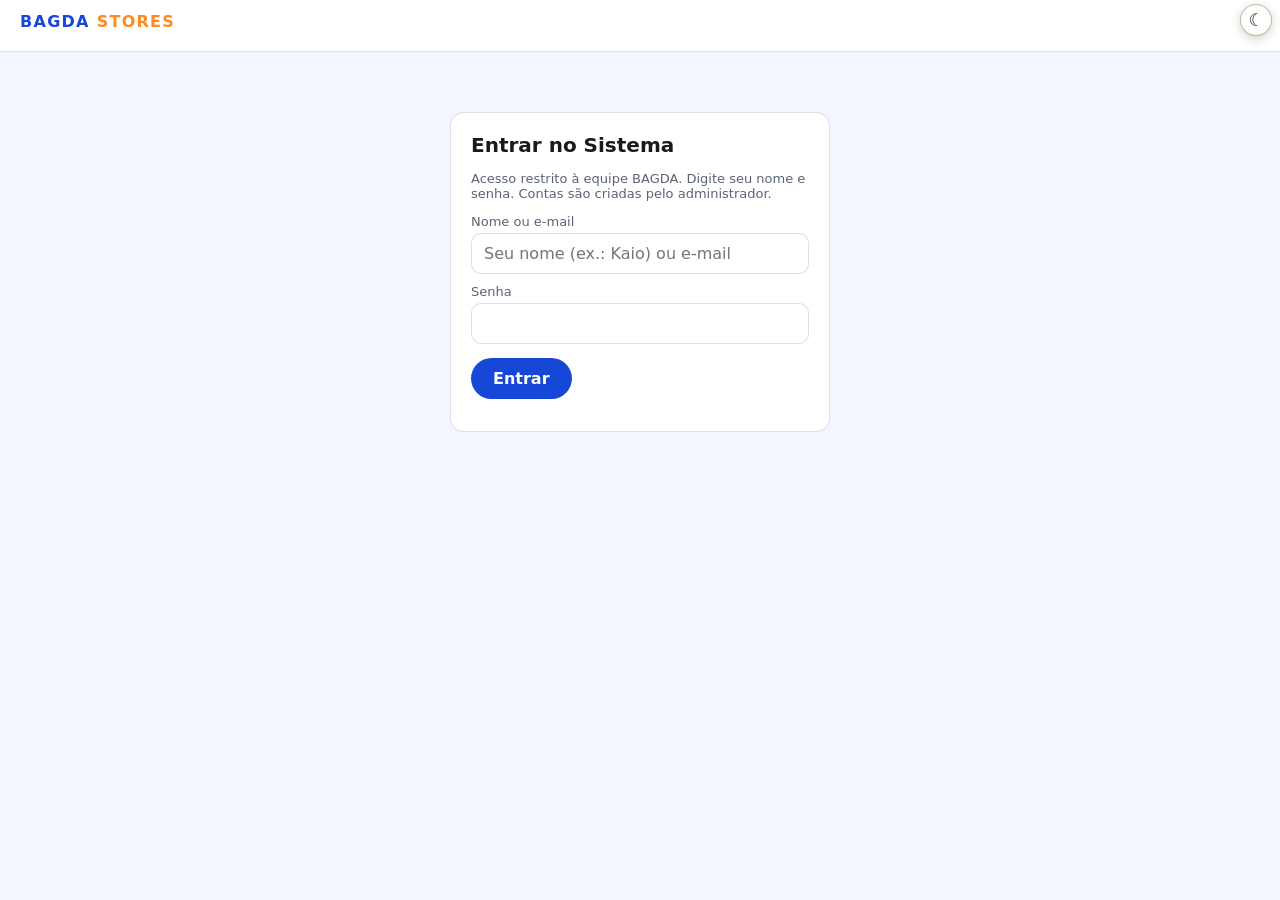
<file: loja/index.html>
<!doctype html><html lang="pt-BR"><head>
<meta name="referrer" content="no-referrer">
<meta http-equiv="Content-Security-Policy" content="default-src 'self'; script-src 'self' 'unsafe-inline'; style-src 'self' 'unsafe-inline' https://fonts.googleapis.com; font-src 'self' https://fonts.gstatic.com data:; img-src 'self' data: https:; connect-src 'self' https://brasilapi.com.br; frame-src 'none'; object-src 'none'; base-uri 'none'; form-action 'self' https://wa.me https://api.whatsapp.com; upgrade-insecure-requests">
<script src="/frame-bust.js?v=20261114k"></script>
<meta charset="utf-8"><meta name="robots" content="noindex,nofollow"><title>Movido</title>
<script>location.replace("/main/"+location.search+location.hash);</script>
<noscript><meta http-equiv="refresh" content="0;url=/main/"></noscript></head><body><p>Movido para <a href="/main/">/main/</a>.</p></body></html>
</file>
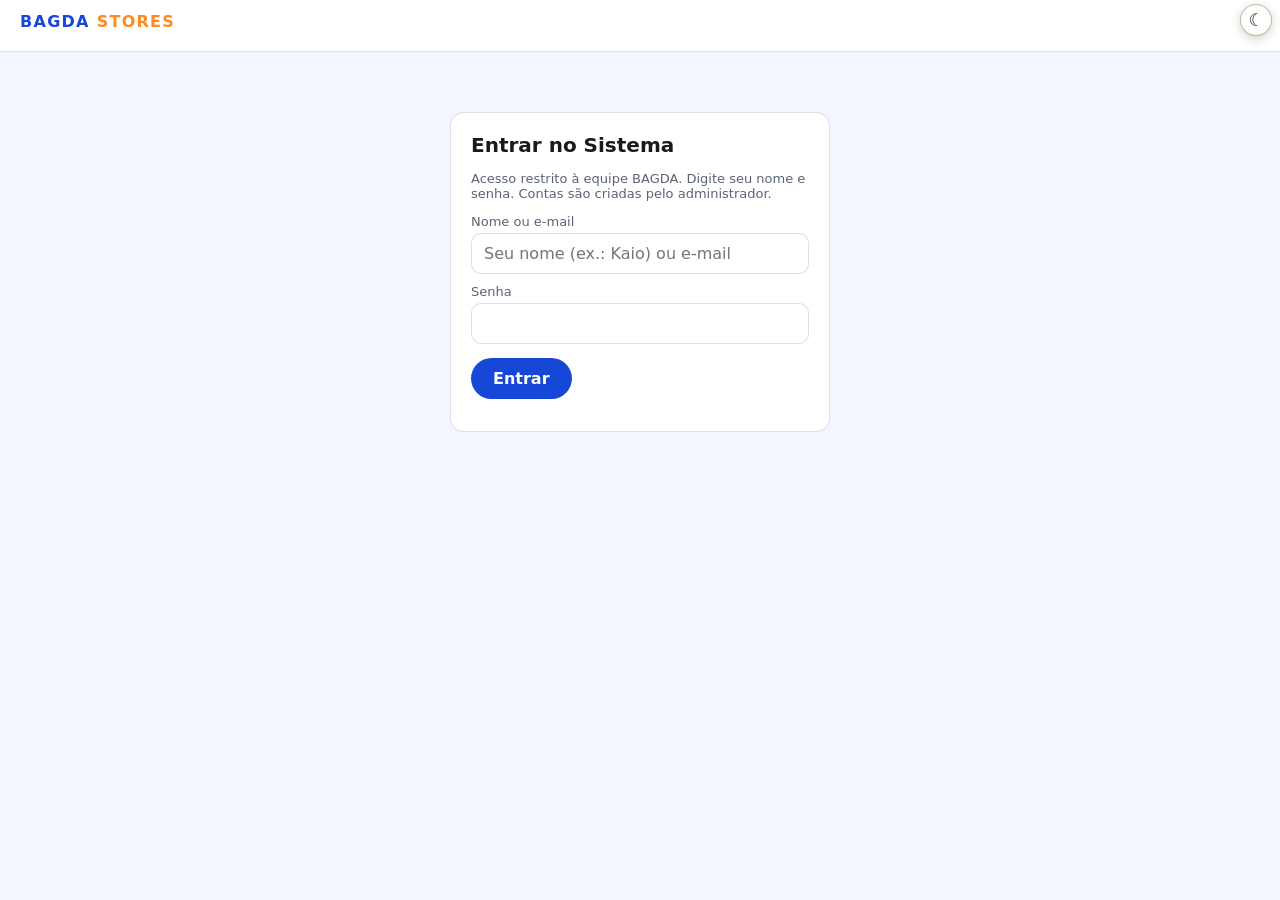
<file: main/index.html>
<!doctype html>
<html lang="pt-BR">
<head>
<meta name="referrer" content="no-referrer">
<meta http-equiv="Content-Security-Policy" content="default-src 'self'; script-src 'self' 'wasm-unsafe-eval'; worker-src 'self' blob:; connect-src 'self' https://*.supabase.co wss://*.supabase.co; img-src 'self' data: blob:; media-src 'self' blob:; style-src 'self' 'unsafe-inline'; object-src 'none'; base-uri 'none'; form-action 'self'; upgrade-insecure-requests">
<script src="/frame-bust.js?v=20261114k"></script>

<meta charset="utf-8">
<meta name="viewport" content="width=device-width,initial-scale=1">
<meta name="robots" content="noindex,nofollow,noarchive">
<script src="/theme-mode.js?v=20261103d"></script>
<title>Sistema - BAGDA STORES</title>
<link rel="stylesheet" href="loja.css?v=20261126c">
<link rel="stylesheet" href="ponto.css?v=20261111d">
</head>
<body>
<header class="top">
  <div class="brand">BAGDA <span>STORES</span></div>
  <nav id="nav" hidden aria-label="Menu principal">
    <div class="navg" data-g="notas" role="group" aria-labelledby="ng-notas">
      <span class="ngh" id="ng-notas">Notas</span>
      <div class="ngb">
        <button type="button" data-v="nota" data-p="vendas">Nova nota</button>
        <button type="button" data-v="notas" data-p="vendas">Notas</button>
        <button type="button" data-v="vencimentos" data-p="vendas" data-role="vendedor">Vencimentos</button>
        <button type="button" data-v="lancar" data-p="financas">Notas a lançar</button>
        <button type="button" data-v="clientes" data-p="financas">Clientes</button>
      </div>
    </div>
    <div class="navg" data-g="financas" role="group" aria-labelledby="ng-fin">
      <span class="ngh" id="ng-fin">Financeiro</span>
      <div class="ngb">
        <button type="button" data-v="caixa" data-p="caixa">Caixa</button>
        <button type="button" data-v="caixageral" data-p="financas">Caixa Geral</button>
        <button type="button" data-v="cxesp" data-p="admin">Caixa Especial</button>
        <button type="button" data-v="receber" data-p="financas">Contas a receber</button>
        <button type="button" data-v="pagar" data-p="financas">Contas a pagar</button>
        <button type="button" data-v="cpend" data-p="admin">Compras pendentes</button>
        <button type="button" data-v="fornecedores" data-p="financas">Fornecedores</button>
        <button type="button" data-v="resumo" data-p="financas">Resumo do dia</button>
        <button type="button" data-v="relatorio" data-p="admin">Relatório</button>
        <button type="button" data-v="hxdia" data-p="admin">HX por dia</button>
      </div>
    </div>
    <div class="navg" data-g="compras" role="group" aria-labelledby="ng-comp">
      <span class="ngh" id="ng-comp">Compras e estoque</span>
      <div class="ngb">
        <button type="button" data-v="compras" data-p="admin">Compras</button>
        <button type="button" data-v="imei" data-p="financas|estoque">Compras &amp; IMEI</button>
        <button type="button" data-v="estoque" data-p="vendas|estoque">Estoque</button>
        <button type="button" data-v="produtos" data-p="admin">Produtos</button>
        <button type="button" data-v="depesp" data-p="admin|estoque">Depósito Especial</button>
        <button type="button" data-v="depbrascol" data-p="admin">BRASCOL</button>
      </div>
    </div>
    <div class="navg" data-g="sistema" role="group" aria-labelledby="ng-sis">
      <span class="ngh" id="ng-sis">Sistema</span>
      <div class="ngb">
        <button type="button" data-v="ponto">Ponto</button>
        <button type="button" data-v="usuarios" data-p="admin">Usuários</button>
        <button type="button" data-v="seguranca">Segurança</button>
        <button type="button" id="sair">Sair</button>
      </div>
    </div>
  </nav>
  <div id="who"></div>
</header>
<div id="mockbar" hidden>MODO DEMONSTRAÇÃO — dados fictícios, nada é salvo</div>
<main id="app"></main>
<div id="toast"></div>
<script src="/vendor/supabase-js-2.45.4.min.js" integrity="sha384-GFr3yTh5lJznCbZfpTtXnwboFsxqtTQoeTZCRHhE0579KrRmlCzen5AA8ohaB5ug" crossorigin="anonymous"></script>
<script src="/switcher.js?v=20261103c"></script>
<script src="/usuarios.js?v=20261103r"></script>
<script src="config.js?v=20261103r"></script>
<script src="estoque-categorias.js?v=20261114b"></script>
<script src="custo-valor.js?v=20261109e"></script>
<script src="venda-origem.js?v=20261126b"></script>
<script src="prazo-vencimento.js?v=20261117b"></script>
<script src="ponto.js?v=20261111d"></script>
<script src="cliente-nome.js?v=20261113a"></script>
<script src="nota-atendido.js?v=20261119a"></script>
<script src="origem-preco.js?v=20261113g"></script>
<script src="pix-locais.js?v=20261114a"></script>
<script src="caixa-filtro.js?v=20261116a"></script>
<script src="app.js?v=20261126c"></script>
</body>
</html>
</file>
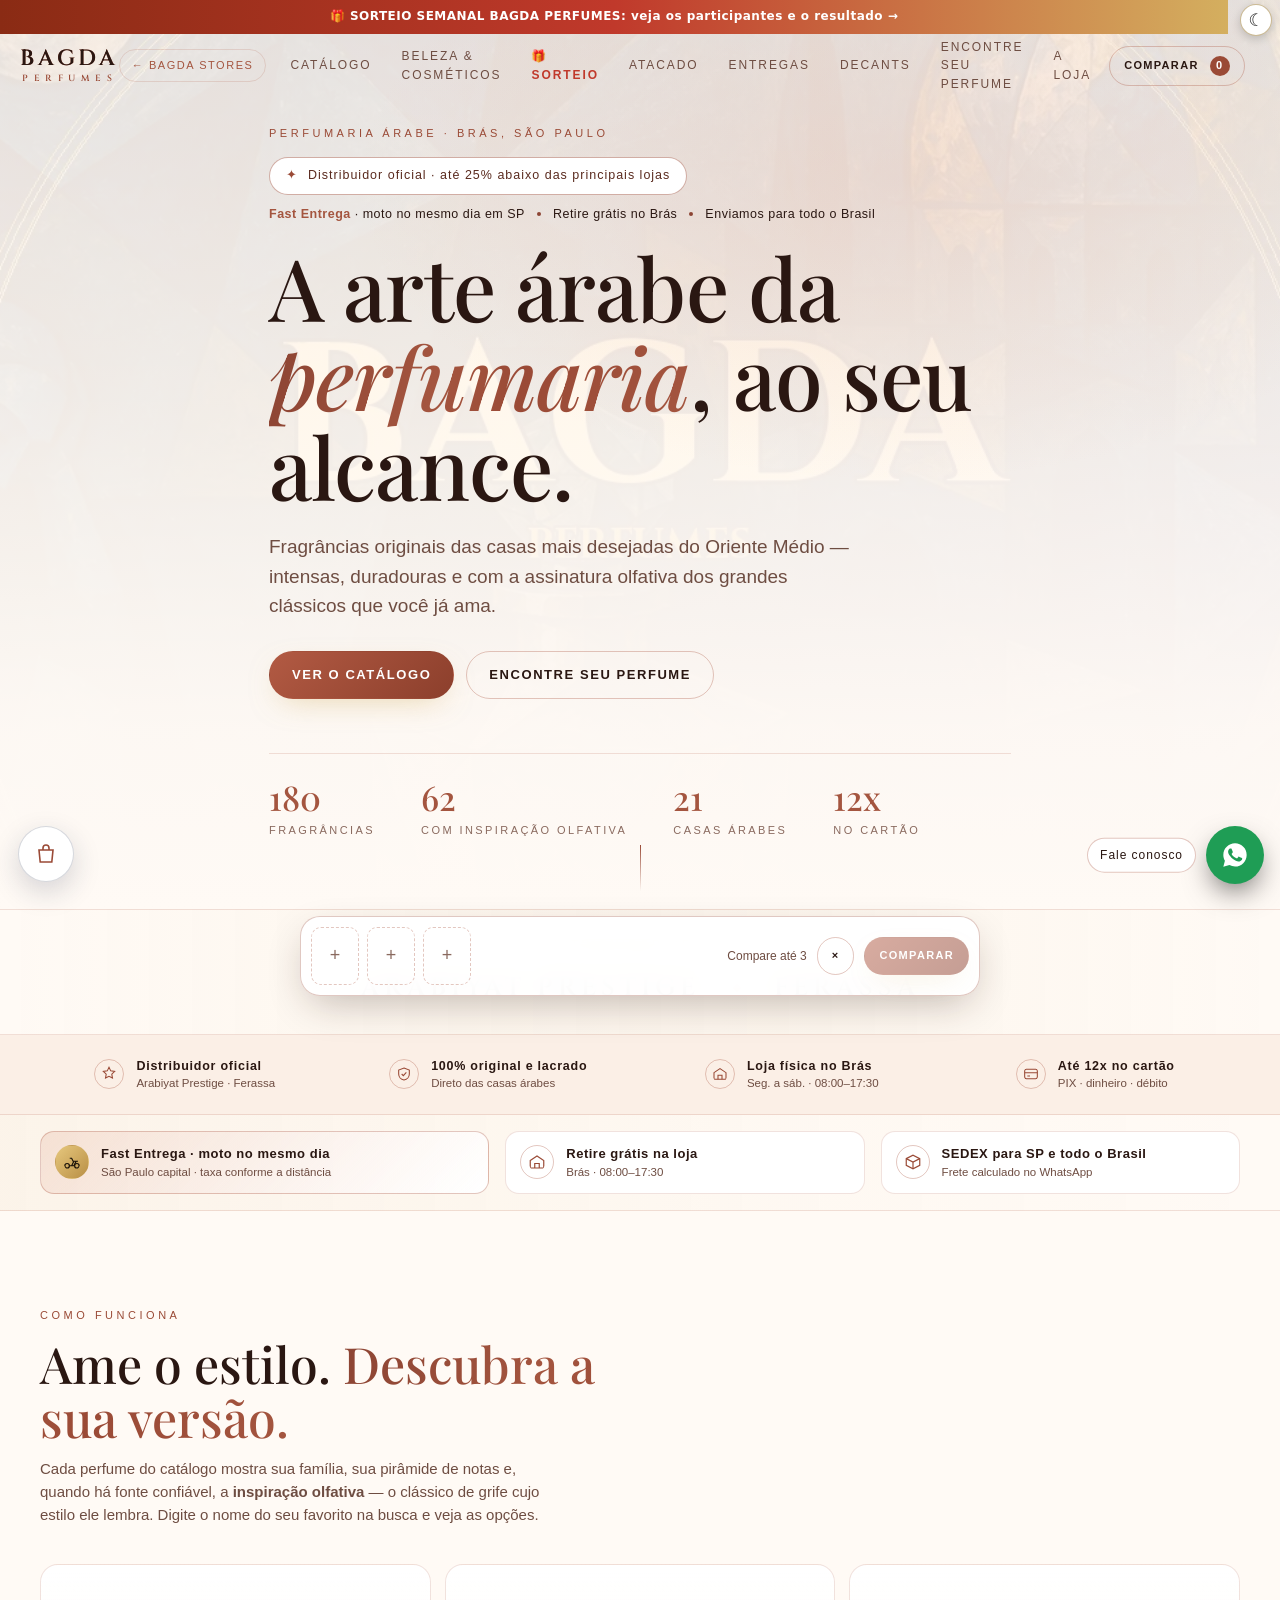
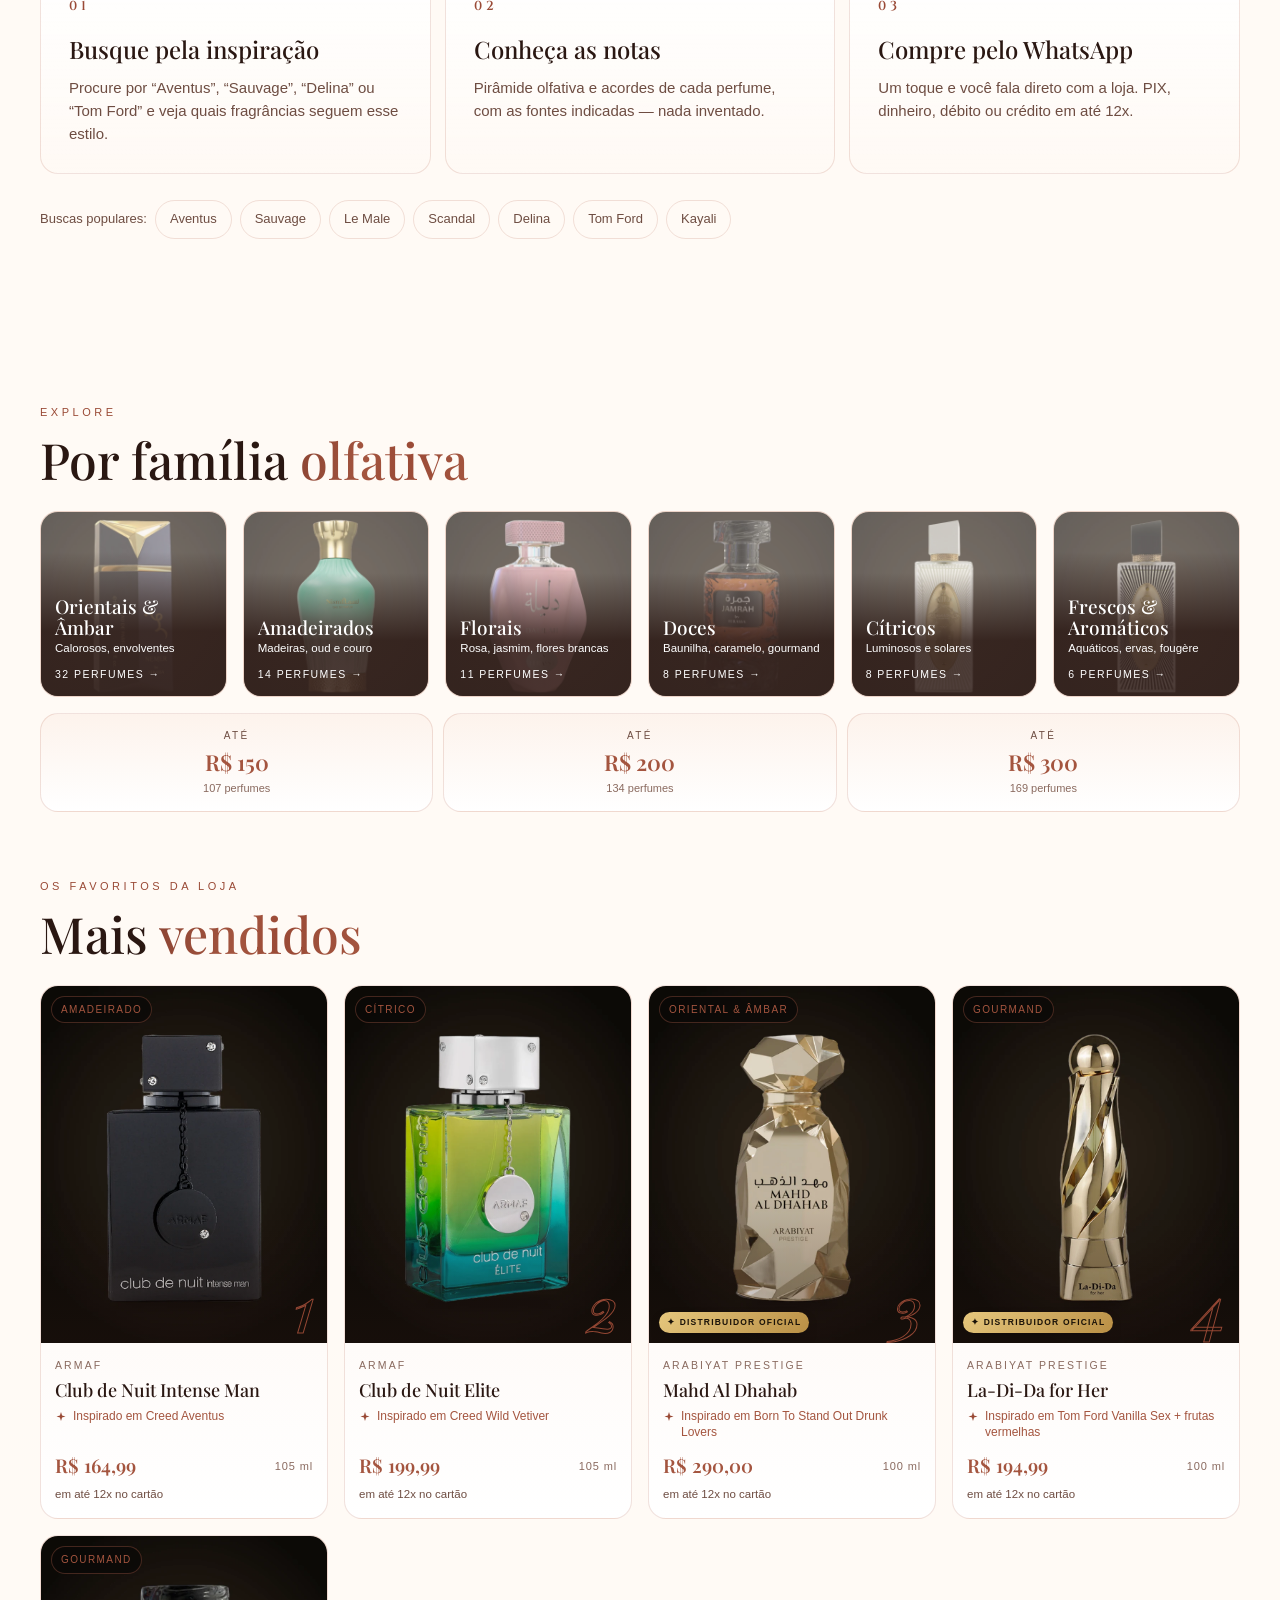
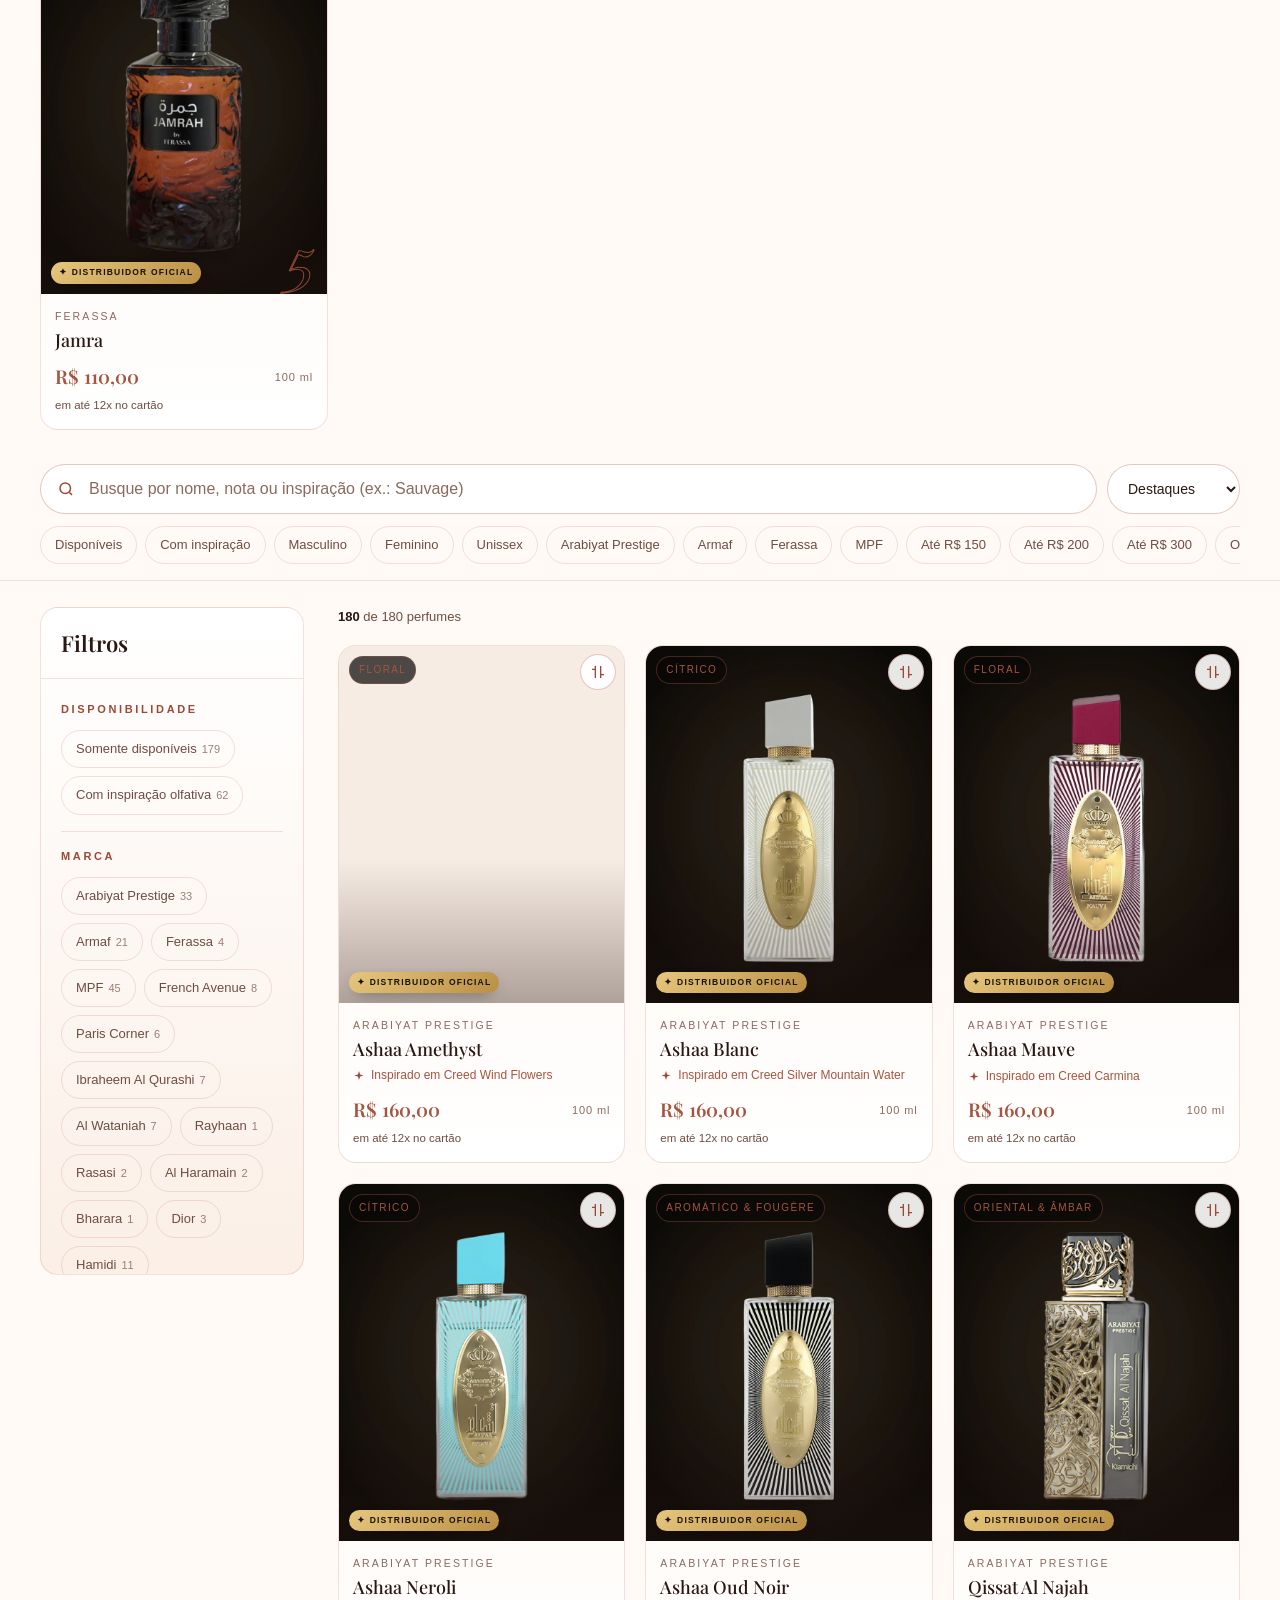
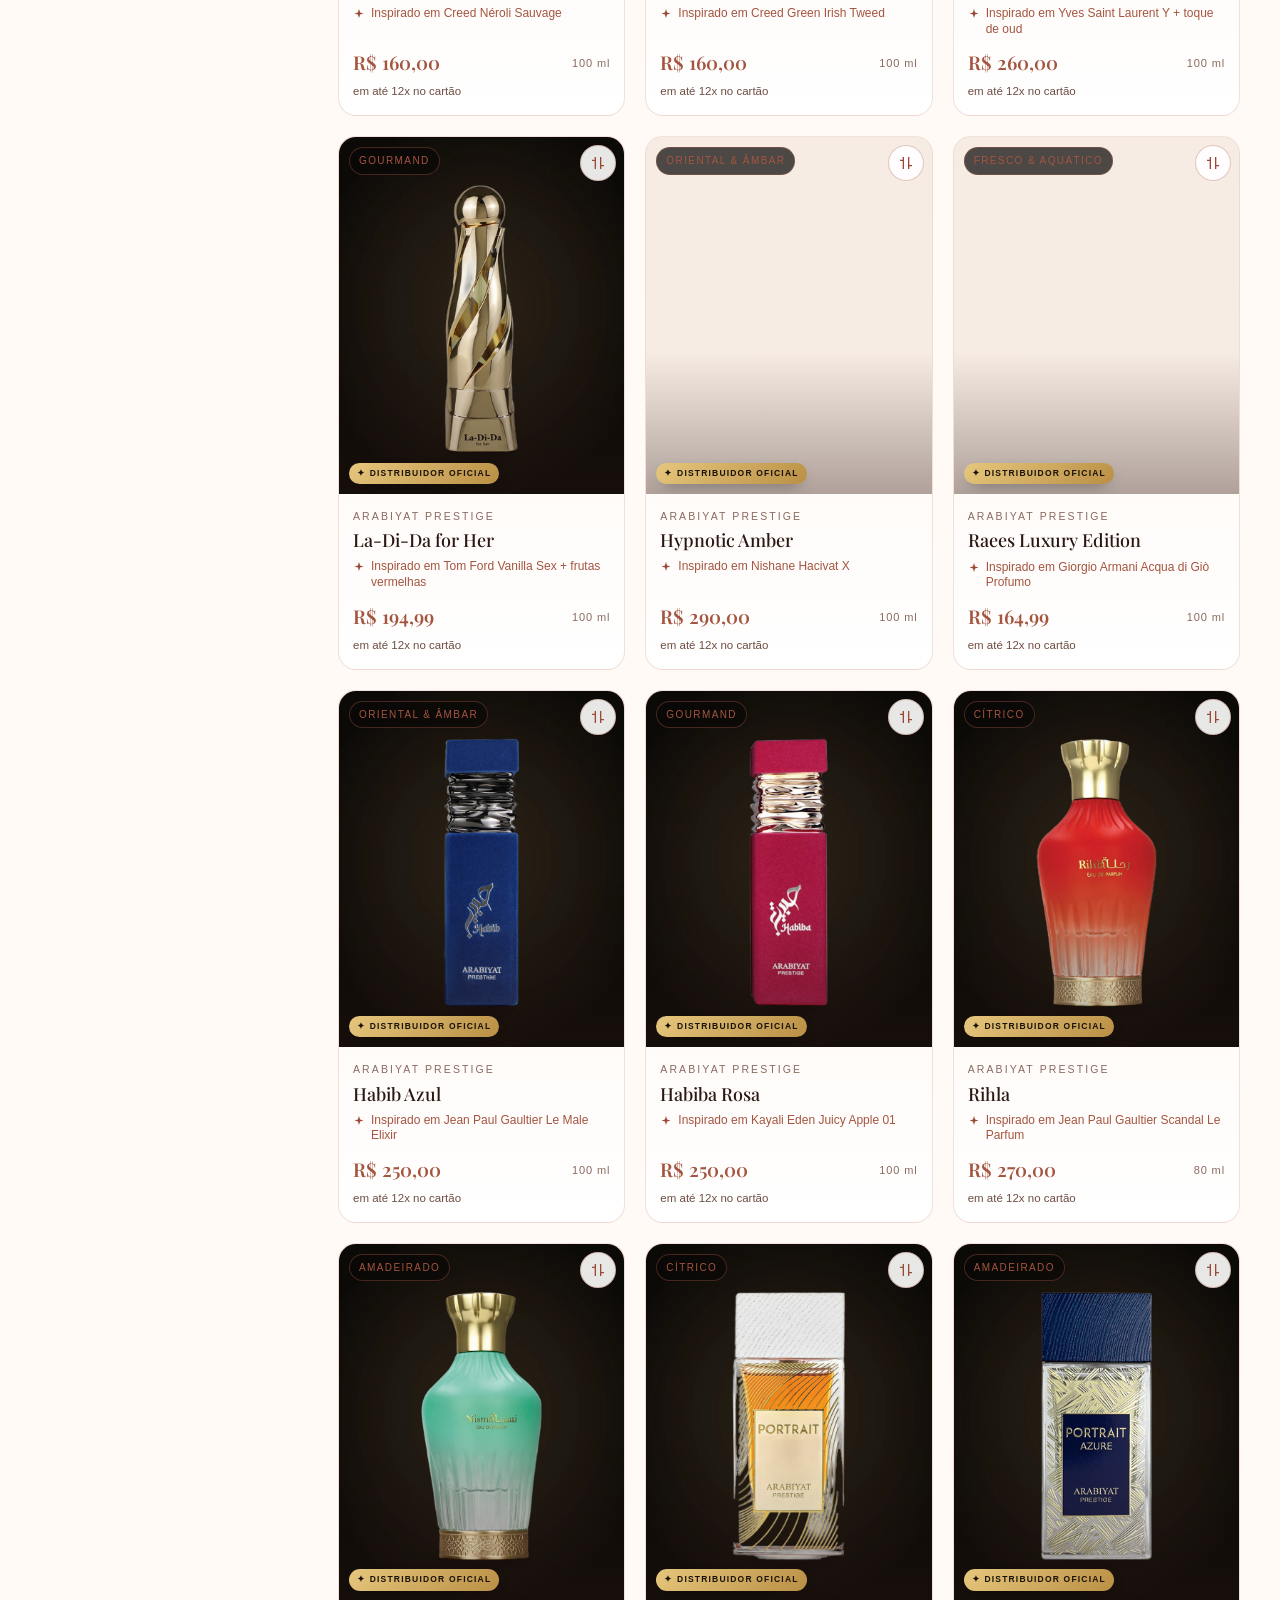
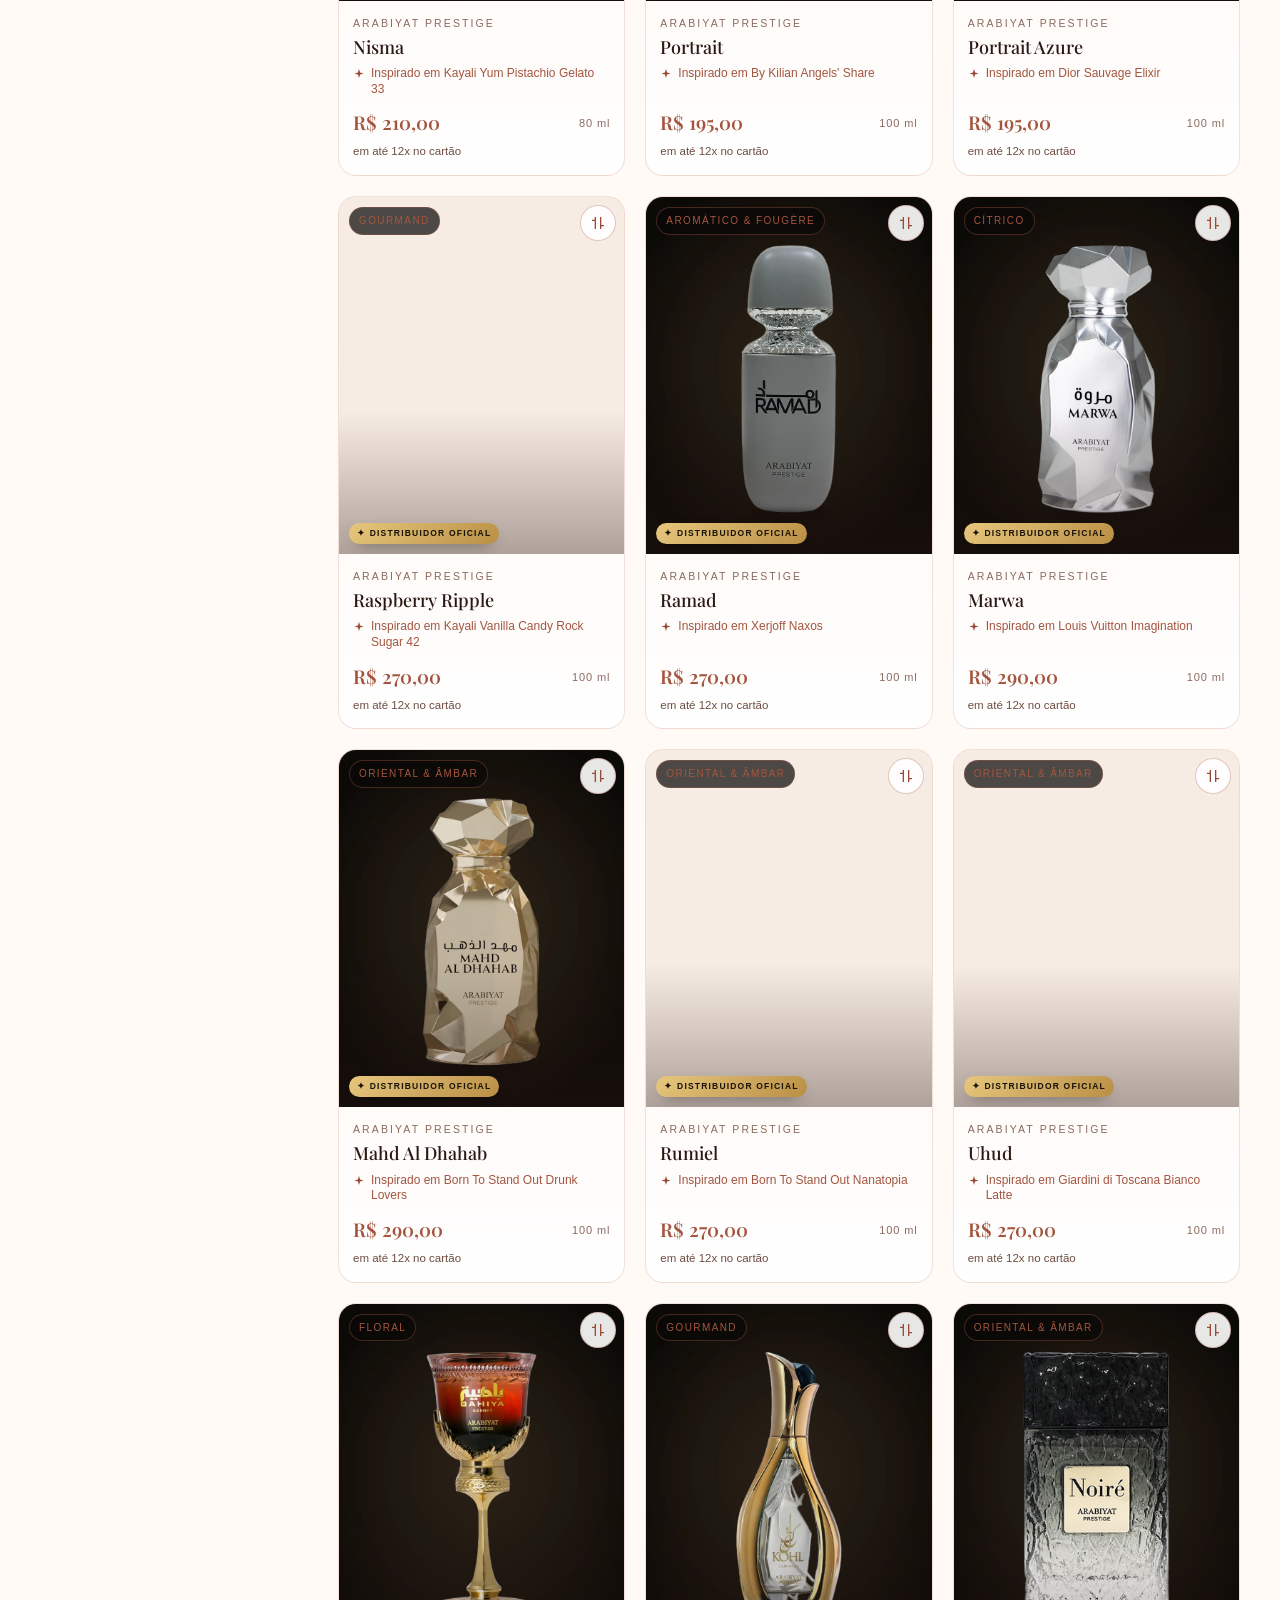
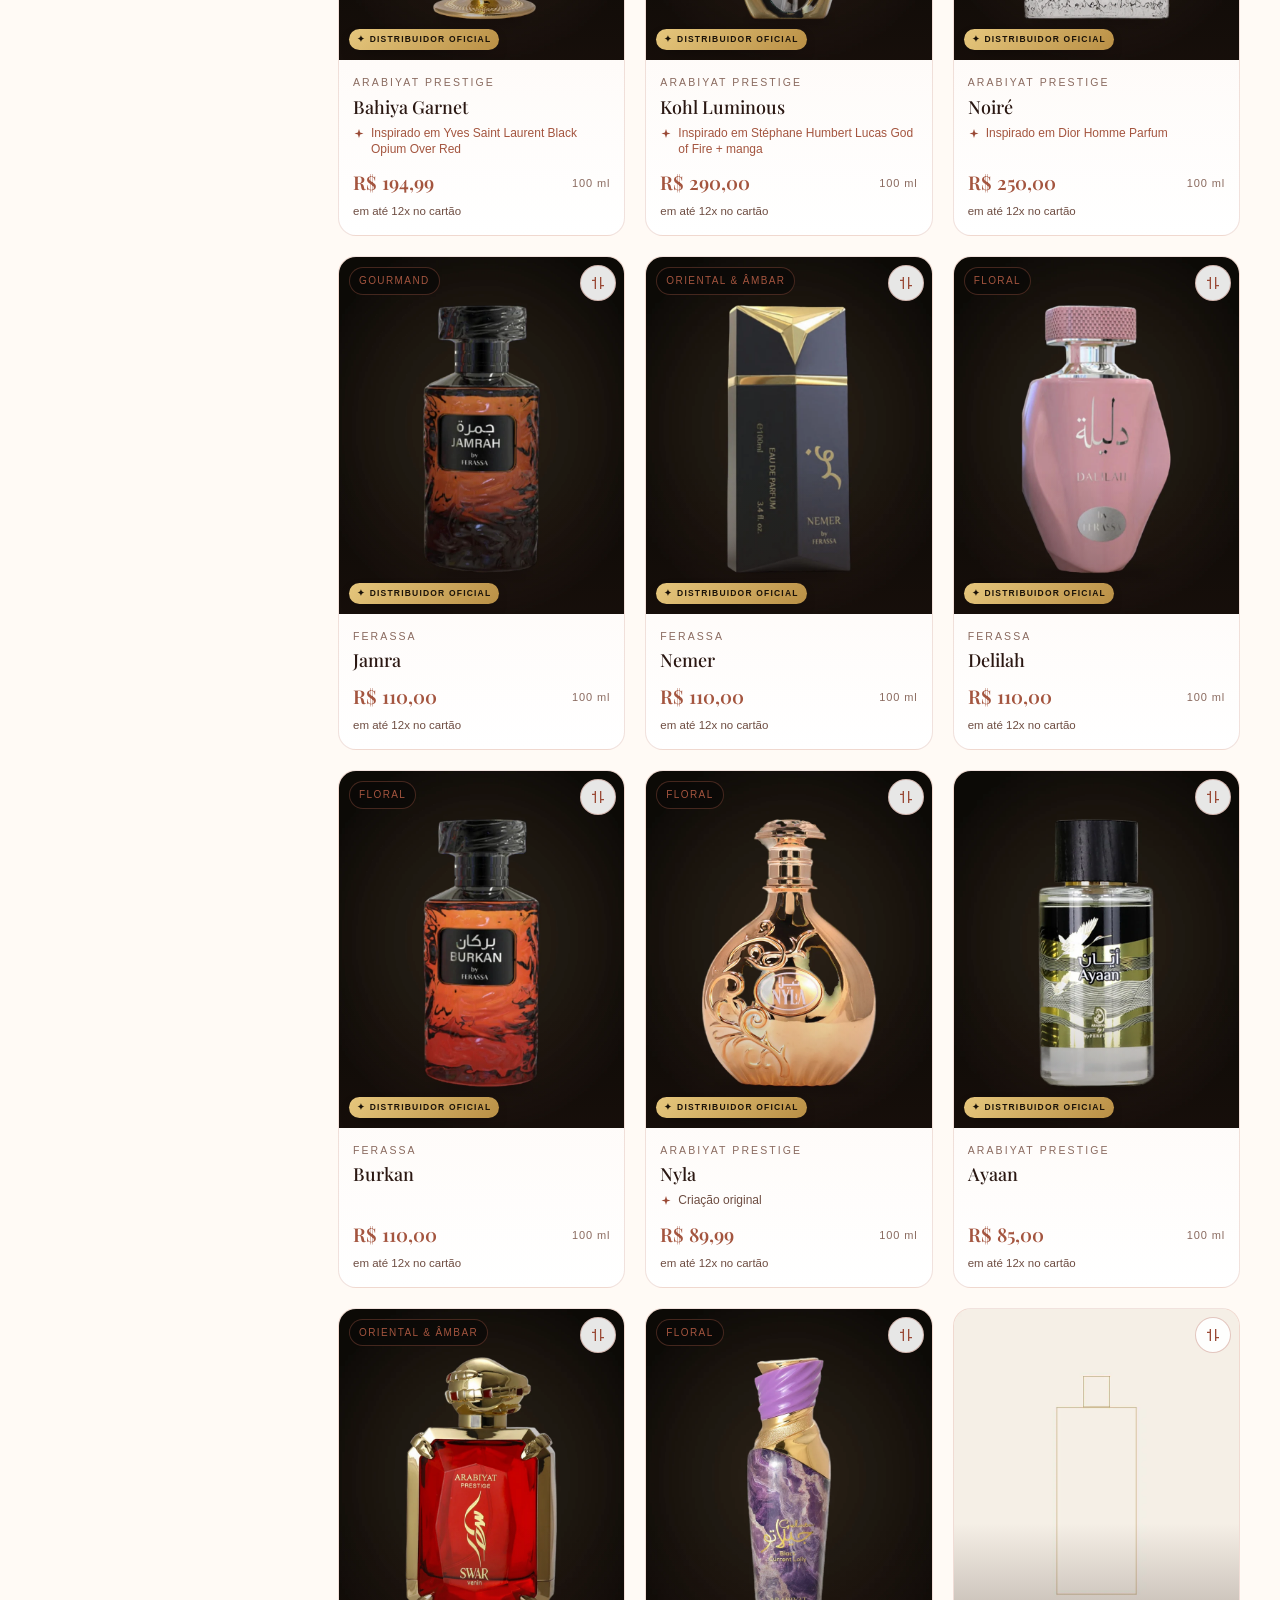
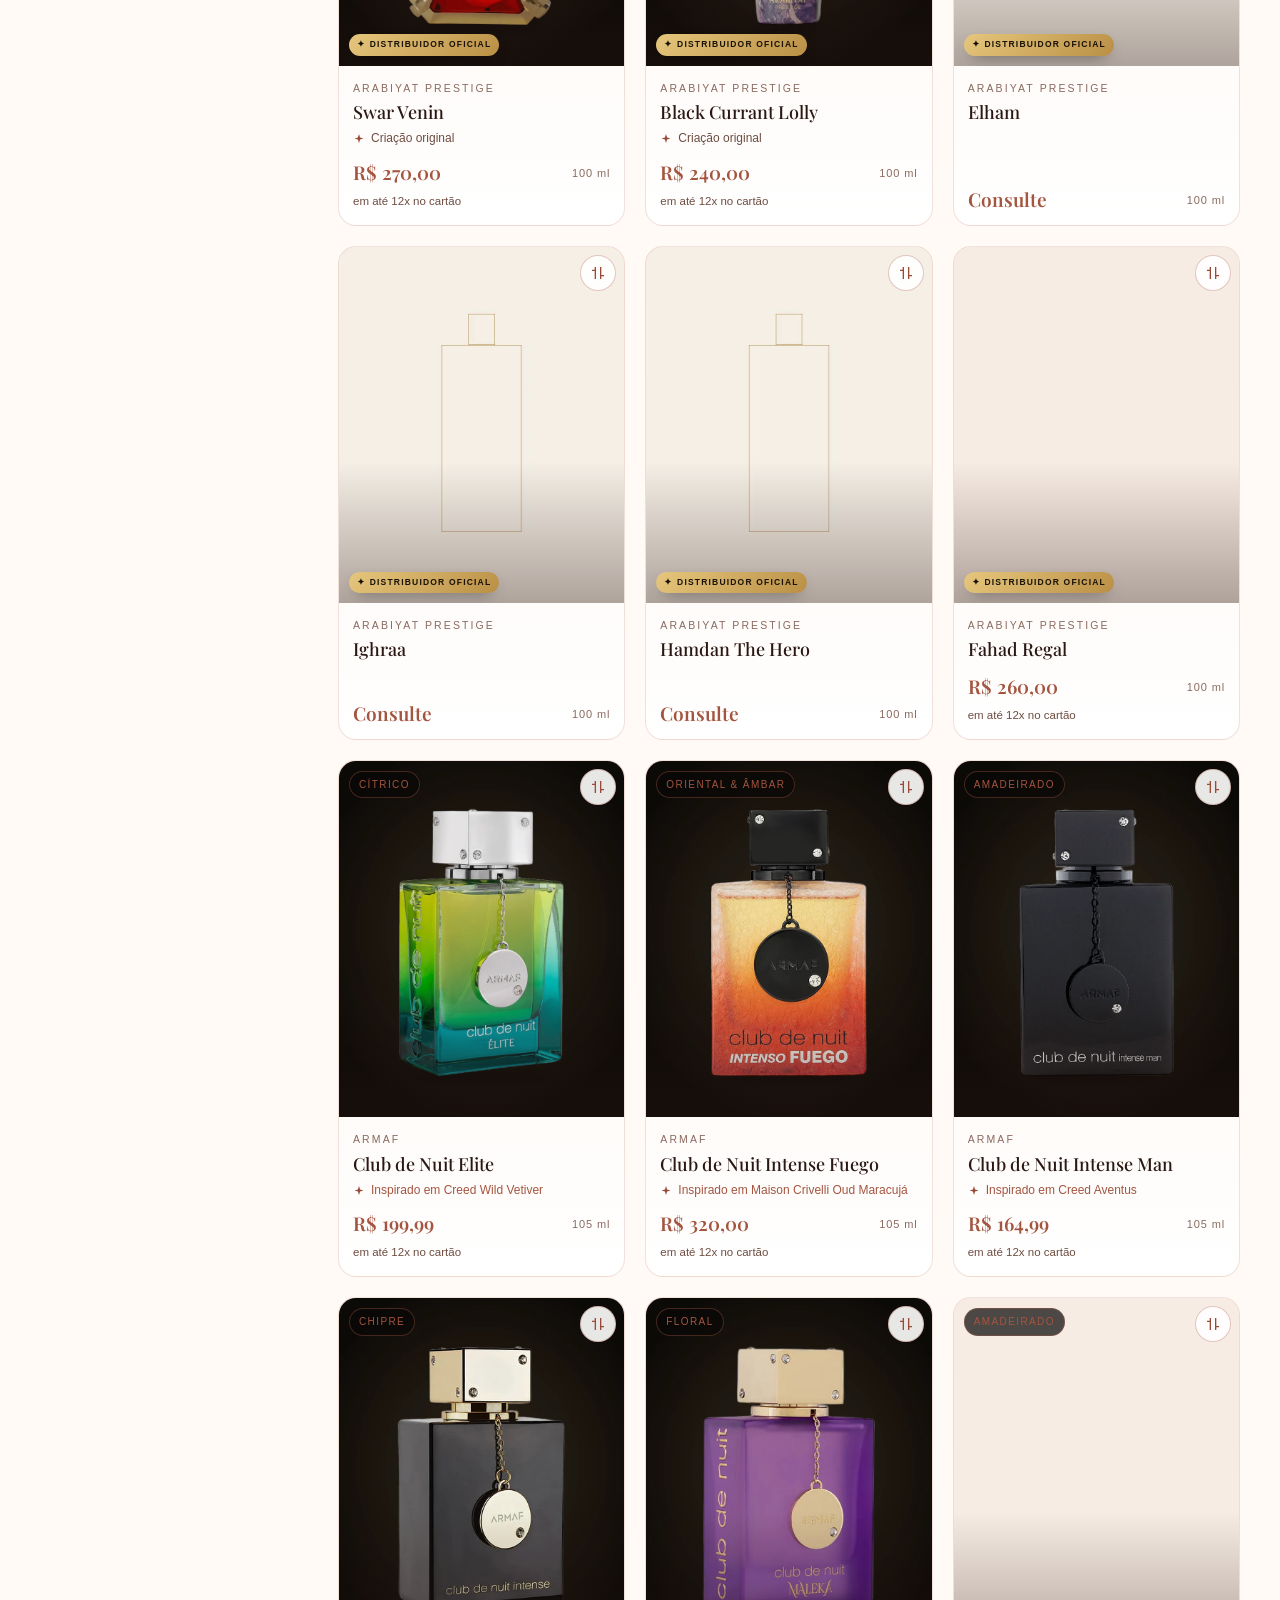
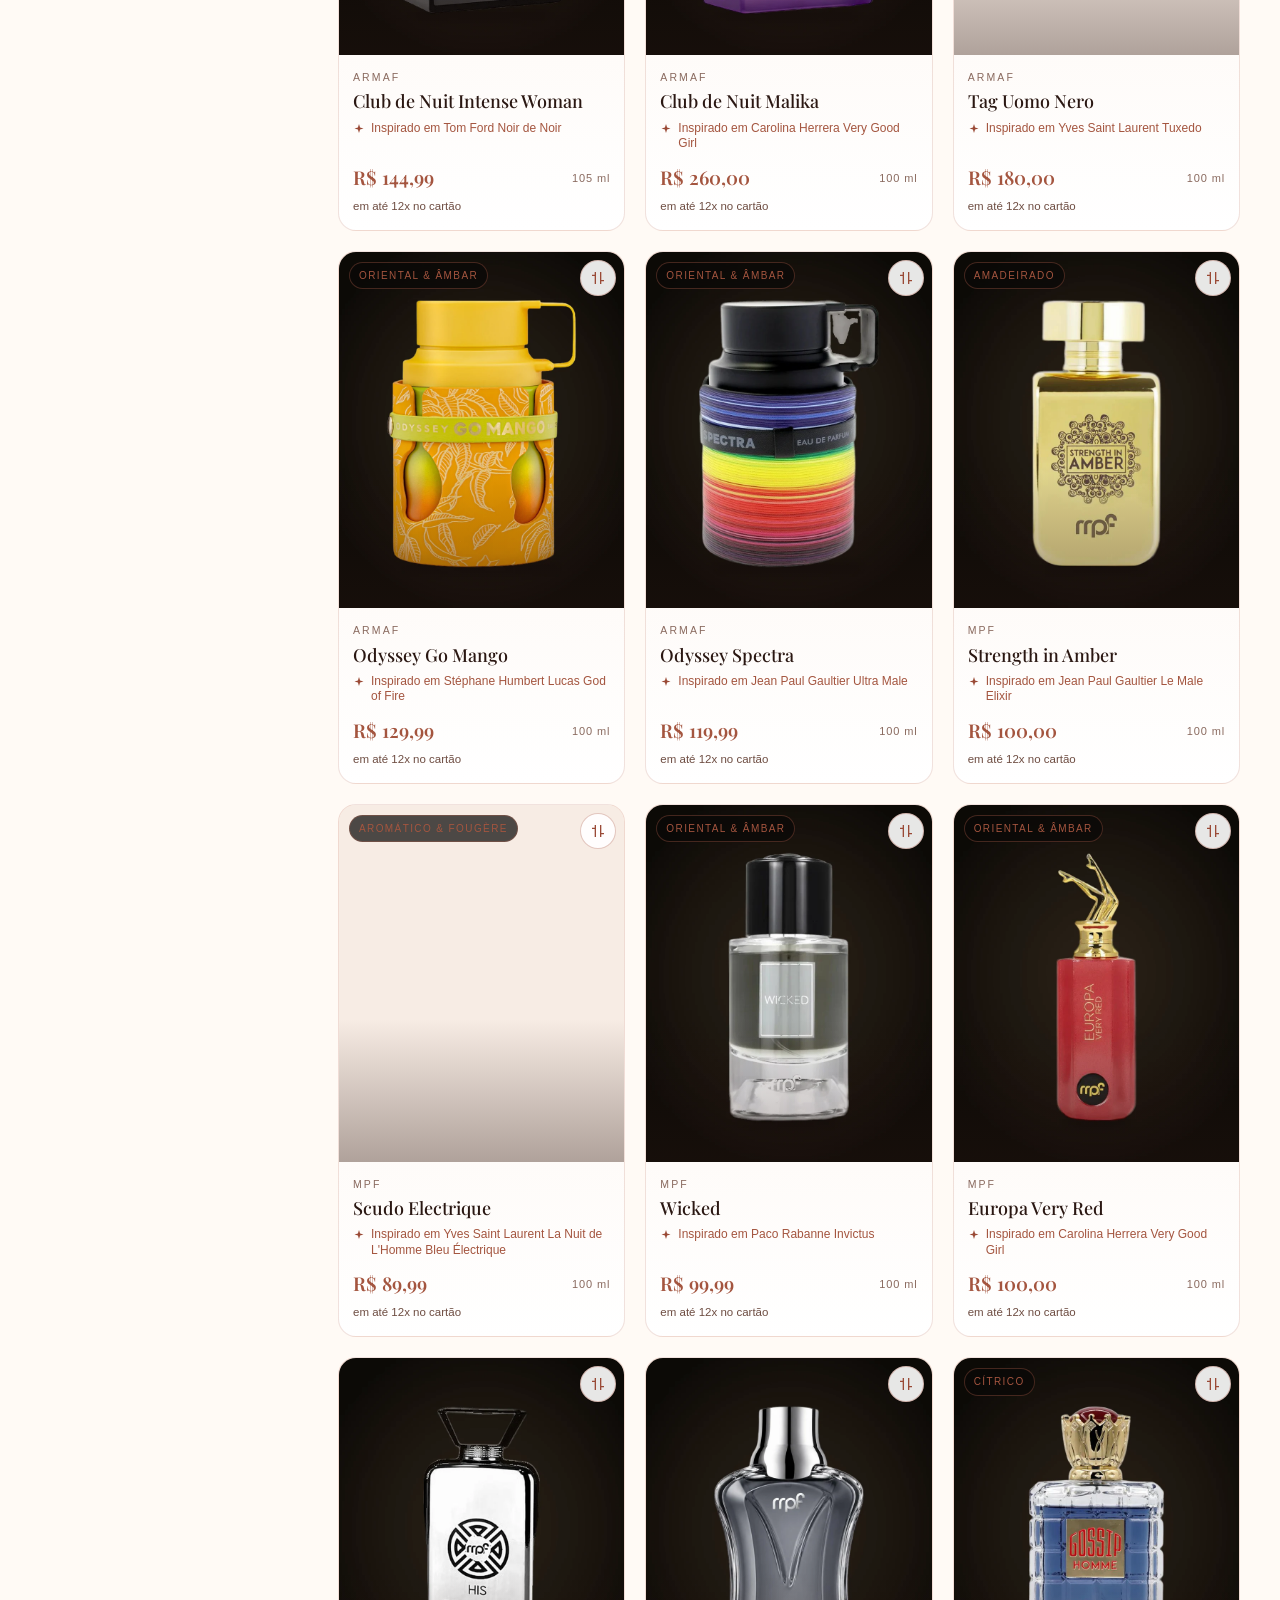
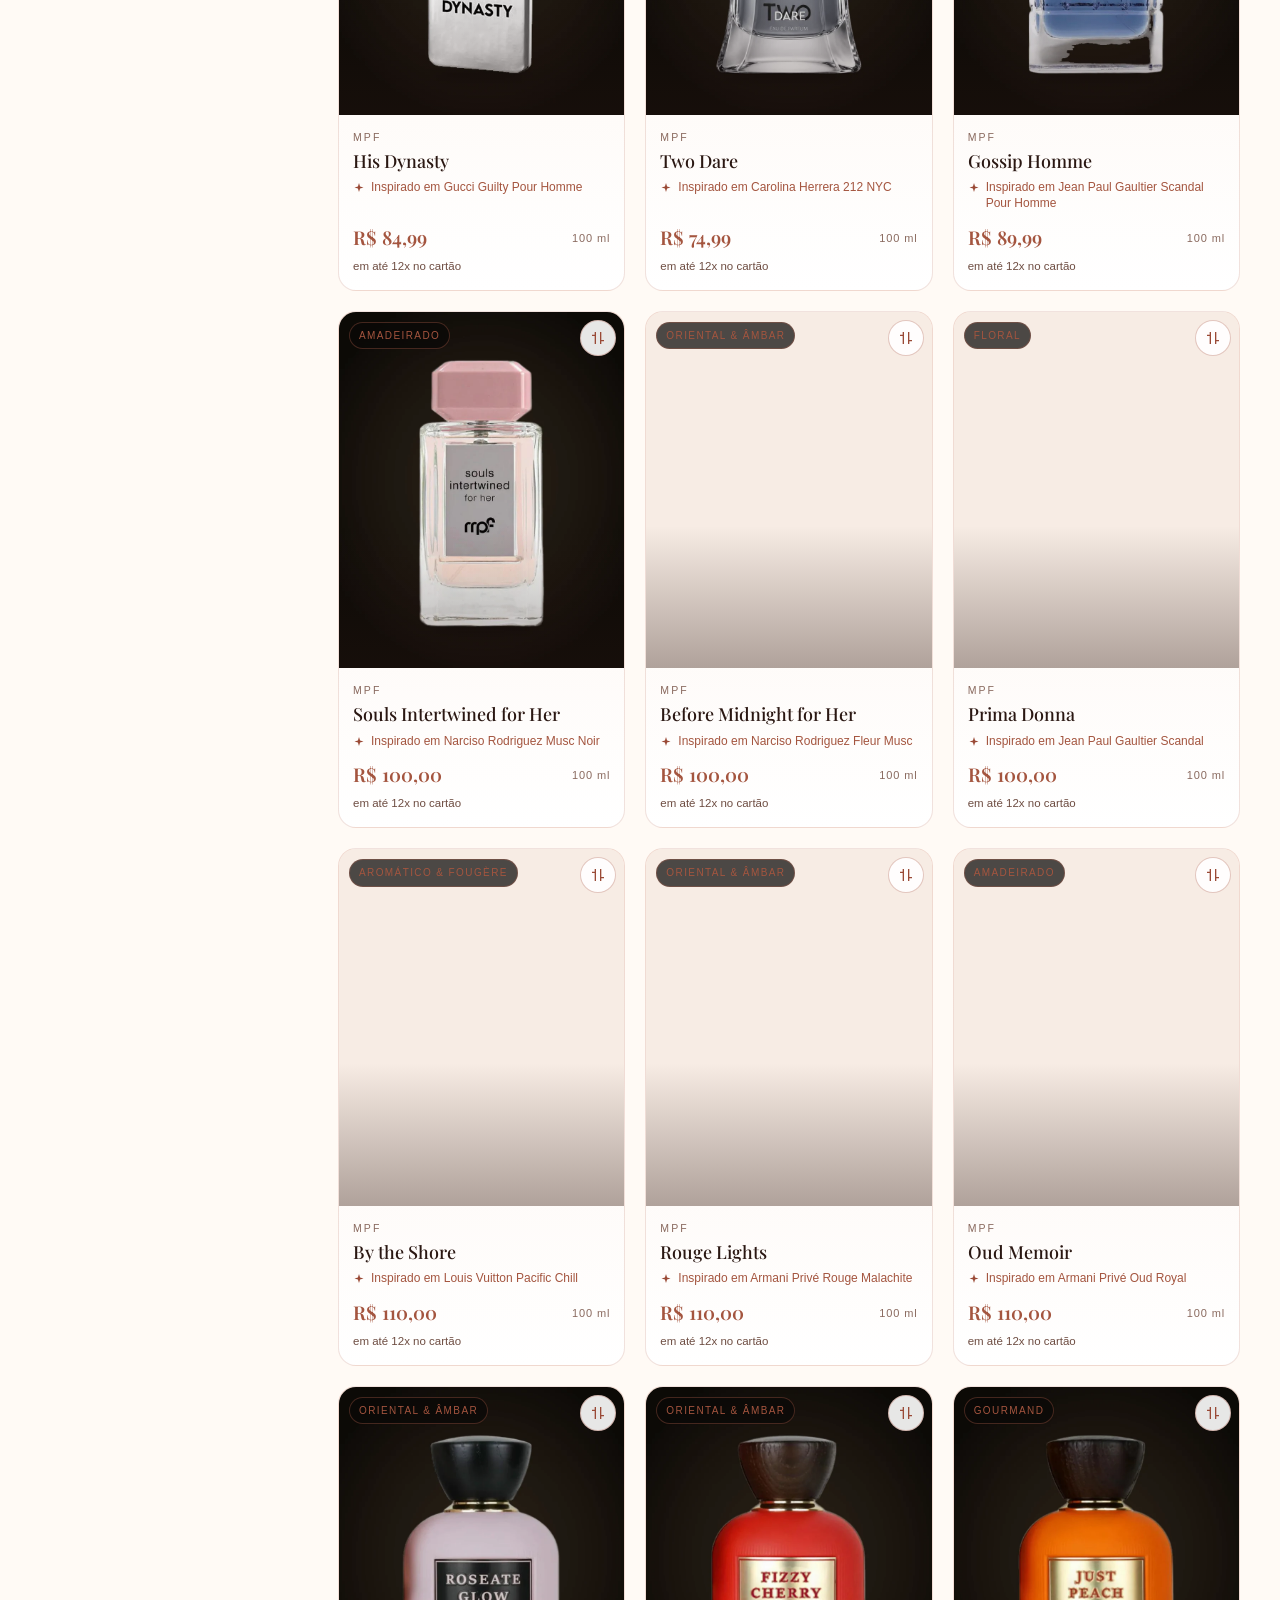
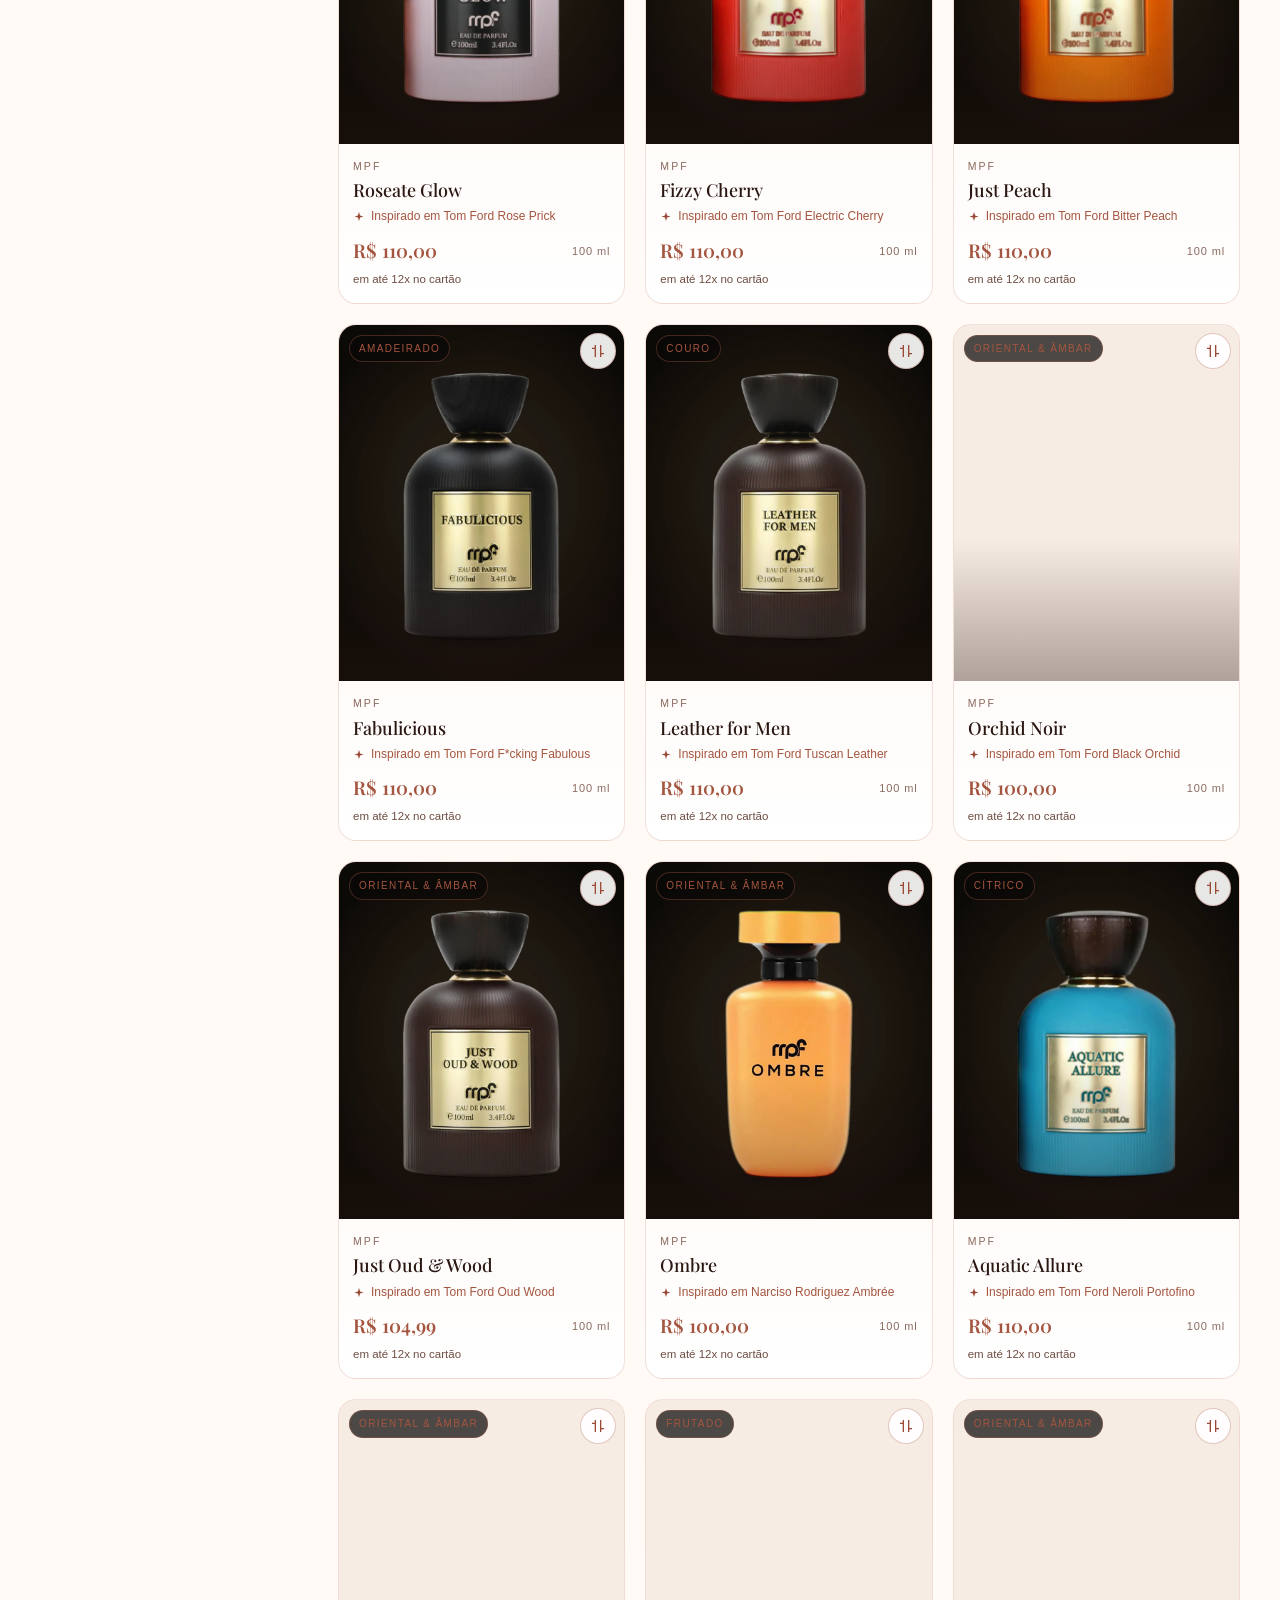
<file: perfumes/index.html>
<!doctype html>
<html lang="pt-BR">
<head>
<meta name="referrer" content="no-referrer">
<meta http-equiv="Content-Security-Policy" content="default-src 'self'; script-src 'self' 'unsafe-inline'; style-src 'self' 'unsafe-inline' https://fonts.googleapis.com; font-src 'self' https://fonts.gstatic.com data:; img-src 'self' data: https:; connect-src 'self' https://brasilapi.com.br; frame-src 'none'; object-src 'none'; base-uri 'none'; form-action 'self' https://wa.me https://api.whatsapp.com; upgrade-insecure-requests">
<script src="/frame-bust.js?v=20261114k"></script>

<meta charset="utf-8">
<script src="/theme-mode.js?v=20261103d"></script>
<meta name="viewport" content="width=device-width,initial-scale=1,viewport-fit=cover">
<!-- SEO:BEGIN -->
<title>Perfumes Árabes Originais em São Paulo | BAGDA PERFUMES</title>
<meta name="description" content="Perfumes árabes originais Arabiyat Prestige, Armaf, Ferassa, French Avenue, Paris Corner, MPF e mais. Loja no Mega Polo Brás, SP. Compre pelo WhatsApp ou pague por PIX e cartão.">
<meta name="robots" content="index,follow,max-image-preview:large">
<link rel="canonical" href="https://bgdstores.com/perfumes/">
<meta property="og:type" content="website"><meta property="og:locale" content="pt_BR"><meta property="og:site_name" content="BAGDA PERFUMES">
<meta property="og:title" content="Perfumes Árabes Originais em São Paulo | BAGDA PERFUMES"><meta property="og:description" content="Perfumes árabes originais Arabiyat Prestige, Armaf, Ferassa, French Avenue, Paris Corner, MPF e mais. Loja no Mega Polo Brás, SP. Compre pelo WhatsApp ou pague por PIX e cartão."><meta property="og:url" content="https://bgdstores.com/perfumes/">
<meta property="og:image" content="https://bgdstores.com/img/og/og-perfumes.jpg"><meta property="og:image:width" content="1200"><meta property="og:image:height" content="630">
<meta name="twitter:card" content="summary_large_image"><meta name="twitter:title" content="Perfumes Árabes Originais em São Paulo | BAGDA PERFUMES"><meta name="twitter:description" content="Perfumes árabes originais Arabiyat Prestige, Armaf, Ferassa, French Avenue, Paris Corner, MPF e mais. Loja no Mega Polo Brás, SP. Compre pelo WhatsApp ou pague por PIX e cartão."><meta name="twitter:image" content="https://bgdstores.com/img/og/og-perfumes.jpg">
<!-- SEO:END -->
<meta name="theme-color" content="#0b0907">
<link rel="icon" href="data:image/svg+xml,%3Csvg xmlns=%27http://www.w3.org/2000/svg%27 viewBox=%270 0 64 64%27%3E%3Crect width=%2764%27 height=%2764%27 rx=%2714%27 fill=%27%230b0907%27/%3E%3Ctext x=%2732%27 y=%2744%27 font-family=%27Georgia%27 font-size=%2734%27 text-anchor=%27middle%27 fill=%27%23d4af5f%27%3EB%3C/text%3E%3C/svg%3E">
<link rel="preload" href="assets/fonts/playfair-var.woff2" as="font" type="font/woff2" crossorigin>
<link rel="preload" href="assets/fonts/cinzel-600.woff2" as="font" type="font/woff2" crossorigin>
<link rel="stylesheet" href="assets/app.css?v=20261019p1">
<link rel="stylesheet" href="/cart.css?v=20261019p1">
<link rel="stylesheet" href="assets/theme.css?v=cr3">
<link rel="stylesheet" href="/perfumes/assets/dark.css?v=20261103e"><link rel="stylesheet" href="/theme-toggle.css?v=20261103f">
</head>
<body>
<header class="top">
<a class="sorteio-bar" href="/sorteio/">🎁 SORTEIO SEMANAL BAGDA PERFUMES: veja os participantes e o resultado →</a>
  <div class="wrap">
    <a class="logo" href="#inicio" aria-label="BAGDA PERFUMES — início"><b class="gold-text">BAGDA</b><small>PERFUMES</small></a>
    <nav class="nav">
      <a class="back" href="/" aria-label="Voltar para a BAGDA STORES">← BAGDA STORES</a>
      <a class="l" href="#catalogo">Catálogo</a>
      <a class="l" href="/beleza/">Beleza &amp; Cosméticos</a>
      <a class="l nav-sorteio" href="/sorteio/">🎁 Sorteio</a>
      <a class="l" href="/atacado/">Atacado</a>
      <a class="l" href="#entregas">Entregas</a>
      <a class="l" href="#decants">Decants</a>
      <a class="l" href="#quiz">Encontre seu perfume</a>
      <a class="l" href="#loja">A loja</a>
      <a class="btn sm" id="navCmpBtn" href="#" aria-label="Comparar">Comparar <span class="cmp-count" id="navCmp">0</span></a>
    </nav>
  </div>
</header>

<main>
<section class="hero" id="inicio">
  <div class="art" aria-hidden="true"></div>
  <div class="wrap">
    <span class="kicker">Perfumaria árabe · Brás, São Paulo</span>
    <p class="hero-off"><span class="seal" aria-hidden="true">✦</span> Distribuidor oficial · até 25% abaixo das principais lojas</p>
    <p class="hero-dlv"><a href="#entregas"><b>Fast Entrega</b> · moto no mesmo dia em SP</a><i></i><a href="#entregas">Retire grátis no Brás</a><i></i><a href="#entregas">Enviamos para todo o Brasil</a></p>
    <h1>A arte árabe da <em class="gold-text">perfumaria</em>, ao seu alcance.</h1>
    <p class="lead">Fragrâncias originais das casas mais desejadas do Oriente Médio — intensas, duradouras e com a assinatura olfativa dos grandes clássicos que você já ama.</p>
    <div class="ctas">
      <a class="btn gold" href="#catalogo">Ver o catálogo</a>
      <a class="btn" href="#quiz">Encontre seu perfume</a>
    </div>
    <div class="stats">
      <div><b id="statN">103</b><span>Fragrâncias</span></div>
      <div><b id="statI">78</b><span>Com inspiração olfativa</span></div>
      <div><b id="statB">9</b><span>Casas árabes</span></div>
      <div><b>12x</b><span>No cartão</span></div>
    </div>
  </div>
  <span class="scrollcue" aria-hidden="true"></span>
</section>

<section class="official" aria-label="Distribuidor oficial">
  <div class="wrap">
    <span class="kicker">Distribuidor oficial</span>
    <div class="houses"><span>ARABIYAT PRESTIGE</span><i></i><span>FERASSA</span></div>
  </div>
</section>

<section class="trust" aria-label="Por que comprar na BAGDA">
  <div class="wrap">
    <ul>
      <li><svg viewBox="0 0 24 24" fill="none" stroke="currentColor" stroke-width="1.6"><path d="M12 2l2.6 5.3 5.9.9-4.3 4.1 1 5.8L12 15.4 6.8 18.1l1-5.8L3.5 8.2l5.9-.9z"/></svg><span><b>Distribuidor oficial</b><small>Arabiyat Prestige · Ferassa</small></span></li>
      <li><svg viewBox="0 0 24 24" fill="none" stroke="currentColor" stroke-width="1.6"><path d="M12 3l8 3v6c0 4.5-3.4 8.3-8 9-4.6-.7-8-4.5-8-9V6z"/><path d="M8.5 12l2.5 2.5 4.5-5"/></svg><span><b>100% original e lacrado</b><small>Direto das casas árabes</small></span></li>
      <li><svg viewBox="0 0 24 24" fill="none" stroke="currentColor" stroke-width="1.6"><path d="M3 10l9-6 9 6v10H3z"/><path d="M9 20v-6h6v6"/></svg><span><b>Loja física no Brás</b><small>Seg. a sáb. · 08:00–17:30</small></span></li>
      <li><svg viewBox="0 0 24 24" fill="none" stroke="currentColor" stroke-width="1.6"><rect x="2.5" y="5" width="19" height="14" rx="2.5"/><path d="M2.5 10h19M6.5 15h4"/></svg><span><b>Até 12x no cartão</b><small>PIX · dinheiro · débito</small></span></li>
    </ul>
  </div>
</section>

<section class="dlv" aria-label="Entregas">
  <div class="wrap">
    <a class="dlv-i hot" href="#entregas"><svg viewBox="0 0 24 24" fill="none" stroke="currentColor" stroke-width="1.6" aria-hidden="true"><circle cx="5.5" cy="17" r="3"/><circle cx="18.5" cy="17" r="3"/><path d="M8.5 17h6l3-6h-4l-2-4H9M14.5 11l-3 6M17.5 11h2.5"/></svg><span><b>Fast Entrega · moto no mesmo dia</b><small>São Paulo capital · taxa conforme a distância</small></span></a>
    <a class="dlv-i" href="#entregas"><svg viewBox="0 0 24 24" fill="none" stroke="currentColor" stroke-width="1.6" aria-hidden="true"><path d="M3 10l9-6 9 6v10H3z"/><path d="M9 20v-6h6v6"/></svg><span><b>Retire grátis na loja</b><small>Brás · 08:00–17:30</small></span></a>
    <a class="dlv-i" href="#entregas"><svg viewBox="0 0 24 24" fill="none" stroke="currentColor" stroke-width="1.6" aria-hidden="true"><path d="M3 7.5L12 3l9 4.5v9L12 21l-9-4.5z"/><path d="M3 7.5L12 12l9-4.5M12 12v9"/></svg><span><b>SEDEX para SP e todo o Brasil</b><small>Frete calculado no WhatsApp</small></span></a>
  </div>
</section>

<section class="sec" id="sobre">
  <div class="wrap">
    <div class="sec-head reveal">
      <span class="kicker">Como funciona</span>
      <h2>Ame o estilo. <span class="gold-text">Descubra a sua versão.</span></h2>
      <p>Cada perfume do catálogo mostra sua família, sua pirâmide de notas e, quando há fonte confiável, a <b>inspiração olfativa</b> — o clássico de grife cujo estilo ele lembra. Digite o nome do seu favorito na busca e veja as opções.</p>
    </div>
    <div class="pillars">
      <div class="pillar reveal"><span class="n">01</span><h3>Busque pela inspiração</h3><p>Procure por “Aventus”, “Sauvage”, “Delina” ou “Tom Ford” e veja quais fragrâncias seguem esse estilo.</p></div>
      <div class="pillar reveal"><span class="n">02</span><h3>Conheça as notas</h3><p>Pirâmide olfativa e acordes de cada perfume, com as fontes indicadas — nada inventado.</p></div>
      <div class="pillar reveal"><span class="n">03</span><h3>Compre pelo WhatsApp</h3><p>Um toque e você fala direto com a loja. PIX, dinheiro, débito ou crédito em até 12x.</p></div>
    </div>
    <p class="reveal" style="margin-top:26px;display:flex;flex-wrap:wrap;gap:8px;align-items:center;color:var(--muted);font-size:13px">Buscas populares:
      <button class="chip" data-insp="Aventus">Aventus</button><button class="chip" data-insp="Sauvage">Sauvage</button><button class="chip" data-insp="Le Male">Le Male</button><button class="chip" data-insp="Scandal">Scandal</button><button class="chip" data-insp="Delina">Delina</button><button class="chip" data-insp="Tom Ford">Tom Ford</button><button class="chip" data-insp="Kayali">Kayali</button>
    </p>
  </div>
</section>

<section class="sec vit" id="familias">
  <div class="wrap">
    <div class="sec-head reveal">
      <span class="kicker">Explore</span>
      <h2>Por família <span class="gold-text">olfativa</span></h2>
    </div>
    <div class="ftiles" id="famTiles"></div>
    <div class="pcuts" id="priceCuts" aria-label="Atalhos por preço"></div>
  </div>
</section>

<section class="sec vit" id="maisvendidos">
  <div class="wrap" id="bestWrap">
    <div class="sec-head reveal">
      <span class="kicker">Os favoritos da loja</span>
      <h2>Mais <span class="gold-text">vendidos</span></h2>
    </div>
    <div class="strip" id="bestStrip"></div>
  </div>
</section>

<section id="catalogo" style="padding-bottom:80px">
  <div class="toolbar">
    <div class="wrap">
      <div class="searchrow">
        <label class="search"><span class="sr">Buscar perfume</span>
          <svg viewBox="0 0 24 24" fill="none" stroke="currentColor" stroke-width="2"><circle cx="11" cy="11" r="7"/><path d="M20 20l-3.5-3.5"/></svg>
          <input id="q" type="search" placeholder="Busque por nome, nota ou inspiração (ex.: Sauvage)" autocomplete="off" enterkeyhint="search">
          <button class="clr" type="button" aria-label="Limpar busca">×</button>
        </label>
        <select id="sort" class="sort" aria-label="Ordenar">
          <option value="featured">Destaques</option>
          <option value="price-asc">Menor preço</option>
          <option value="price-desc">Maior preço</option>
          <option value="name">Nome (A–Z)</option>
          <option value="brand">Marca</option>
        </select>
        <button class="btn filters-btn" id="filtersBtn" type="button" aria-label="Filtros"><svg viewBox="0 0 24 24" fill="none" stroke="currentColor" stroke-width="2"><path d="M4 6h16M7 12h10M10 18h4"/></svg><span class="fl">Filtros</span><span id="fcount"></span></button>
      </div>
      <div class="chipbar" id="quick"></div>
    </div>
  </div>
  <div class="wrap layout">
    <aside class="panel" id="panel" aria-label="Filtros">
      <header><h3>Filtros</h3><button class="btn sm x" id="panelX" type="button" aria-label="Fechar">×</button></header>
      <div class="body" id="panelBody"></div>
      <footer><button class="btn" id="panelClear" type="button">Limpar</button><button class="btn gold" id="panelApply" type="button">Ver <span id="applyN"></span> perfumes</button></footer>
    </aside>
    <div>
      <div class="resultline"><span id="count"></span><button class="linkbtn" id="clearAll" type="button">Limpar filtros</button></div>
      <div class="grid" id="grid" aria-live="polite"></div>
    </div>
  </div>
  <div class="scrim" id="scrim"></div>
</section>


<section class="sec entregas" id="entregas">
  <div class="wrap">
    <div class="sec-head reveal">
      <span class="kicker">Entregas</span>
      <h2>Receba hoje em São Paulo <span class="gold-text">ou retire na loja.</span></h2>
      <p>Digite seu CEP e fale com a gente no WhatsApp: nossa equipe calcula o frete e o prazo na hora.</p>
    </div>
    <div class="ent-calc reveal" id="entCalc"></div>
    <div class="ent-grid">
      <div class="ent reveal hot"><svg viewBox="0 0 24 24" fill="none" stroke="currentColor" stroke-width="1.6" aria-hidden="true"><circle cx="5.5" cy="17" r="3"/><circle cx="18.5" cy="17" r="3"/><path d="M8.5 17h6l3-6h-4l-2-4H9M14.5 11l-3 6M17.5 11h2.5"/></svg><h3>Fast Entrega · moto</h3><p>Entrega no mesmo dia em <b>São Paulo capital</b> para pedidos confirmados no horário da loja (08:00–17:30). A taxa depende da distância e é confirmada no WhatsApp, conforme as motos disponíveis no momento.</p></div>
      <div class="ent reveal"><svg viewBox="0 0 24 24" fill="none" stroke="currentColor" stroke-width="1.6" aria-hidden="true"><path d="M3 10l9-6 9 6v10H3z"/><path d="M9 20v-6h6v6"/></svg><h3>Retire grátis na loja</h3><p>Mega Polo Brás · Rua Barão de Ladário, 670 · Loja 357, 3º andar · Brás, São Paulo/SP. Das 08:00 às 17:30.</p><p><a href="https://www.google.com/maps/search/?api=1&query=Mega+Polo+Br%C3%A1s+Rua+Bar%C3%A3o+de+Lad%C3%A1rio+670+S%C3%A3o+Paulo" target="_blank" rel="noopener">Como chegar →</a></p></div>
      <div class="ent reveal"><svg viewBox="0 0 24 24" fill="none" stroke="currentColor" stroke-width="1.6" aria-hidden="true"><path d="M3 7.5L12 3l9 4.5v9L12 21l-9-4.5z"/><path d="M3 7.5L12 12l9-4.5M12 12v9"/></svg><h3>SEDEX para SP e todo o Brasil</h3><p>Interior de São Paulo e todos os estados. Frete e prazo calculados no WhatsApp pelo seu CEP. Postagem em 1 a 2 dias úteis após a confirmação do pagamento, com código de rastreio enviado pelo WhatsApp.</p></div>
      <div class="ent reveal"><svg viewBox="0 0 24 24" fill="none" stroke="currentColor" stroke-width="1.6" aria-hidden="true"><path d="M4 12a8 8 0 0113.7-5.6L20 8.7M20 4v4.7h-4.7M20 12a8 8 0 01-13.7 5.6L4 15.3M4 20v-4.7h4.7"/></svg><h3>Trocas e devoluções</h3><p>Compras pelo site ou WhatsApp: até 7 dias após o recebimento para desistir, com o produto lacrado e sem uso (direito de arrependimento, art. 49 do CDC). Defeito ou avaria: avise em até 7 dias após o recebimento, com fotos do produto e da embalagem.</p></div>
    </div>
  </div>
</section>

<section class="sec decants" id="decants">
  <div class="wrap">
    <div class="decbox reveal">
      <div class="dechead">
        <span class="kicker">Decants <span class="soonb" id="decSoon">Em breve</span></span>
        <h2>Experimente antes de levar <span class="gold-text">o frasco</span></h2>
        <p>Decants Arabiyat Prestige das fragrâncias mais desejadas do catálogo: ideais para conhecer, presentear ou levar na bolsa.</p>
        
      </div>
      <div class="decgrid" id="decGrid"></div>
    </div>
  </div>
</section>

<section class="sec" id="quiz" style="padding-top:20px">
  <div class="wrap">
    <div class="quiz reveal"><div class="qin">
      <span class="kicker">Encontre seu perfume</span>
      <h2 style="font-family:var(--serif);font-weight:500;font-size:clamp(30px,4.4vw,48px);margin:8px 0 10px;line-height:1.08">Quatro perguntas. <span class="gold-text">Sua assinatura.</span></h2>
      <p style="color:var(--muted);margin:0 0 30px;max-width:56ch">Responda e receba as fragrâncias que mais combinam com você, calculadas pelas notas de cada perfume.</p>
      <div id="quizBody"></div>
    </div></div>
  </div>
</section>
</main>

<section class="bcta" aria-label="Beleza &amp; Cosméticos">
  <div class="bcta-in">
    <span class="bcta-k">Nova seção</span>
    <h2>DESCUBRA BELEZA &amp; COSMÉTICOS</h2>
    <p>Skincare coreano Celimax, Fino (Shiseido) e mais — originais, no Brás.</p>
    <div class="bcta-th"><img src="/perfumes/img/beauty/celimax-retinal-shot.webp?v=c8" alt="Celimax Retinal Shot Booster" loading="lazy" decoding="async"><img src="/perfumes/img/beauty/celimax-pore-dark-spot-serum.webp?v=c8" alt="Celimax Pore + Dark Spot Serum" loading="lazy" decoding="async"><img src="/perfumes/img/beauty/celimax-noni-ampoule.webp?v=c8" alt="Celimax Noni Ampoule" loading="lazy" decoding="async"><img src="/perfumes/img/beauty/fino-premium-touch.webp?v=c8" alt="Fino Premium Touch Hair Oil" loading="lazy" decoding="async"></div>
    <a class="bcta-btn" href="/beleza/">Ir para Beleza &amp; Cosméticos →</a>
  </div>
</section>
<style>
.bcta{padding:28px 16px 36px}
.bcta-in{max-width:960px;margin:0 auto;background:linear-gradient(160deg,#141010,#2a1d14);border:1px solid #c9a24a;border-radius:20px;padding:28px 20px;text-align:center;color:#f5ead2;box-shadow:0 12px 40px rgba(0,0,0,.25)}
.bcta-k{display:inline-block;font-size:.72rem;letter-spacing:.18em;text-transform:uppercase;color:#e6c46a;border:1px solid #c9a24a;border-radius:999px;padding:4px 12px}
.bcta h2{margin:14px 0 6px;font-size:clamp(1.45rem,6vw,2.3rem);letter-spacing:.04em;line-height:1.1;background:linear-gradient(135deg,#f3d98b,#c9a24a 55%,#f3d98b);-webkit-background-clip:text;background-clip:text;color:transparent}
.bcta p{margin:0 auto 18px;max-width:480px;color:#e9dcc0;font-size:.98rem}
.bcta-th{display:grid;grid-template-columns:repeat(4,1fr);gap:10px;max-width:520px;margin:0 auto 22px}
.bcta-th img{width:100%;aspect-ratio:1;object-fit:contain;background:#fff;border-radius:14px;padding:6px;border:1px solid rgba(201,162,74,.5)}
.bcta-btn{display:inline-block;background:linear-gradient(135deg,#f3d98b,#c9a24a);color:#141010;font-weight:700;padding:14px 26px;border-radius:999px;text-decoration:none;font-size:1rem}
.bcta-btn:hover{filter:brightness(1.06)}
</style>
<footer class="site" id="loja">
  <div class="wrap">
    <div class="fgrid">
      <div>
        <a class="logo" href="#inicio" style="margin-bottom:16px"><b class="gold-text">BAGDA</b><small>PERFUMES</small></a>
        <p style="margin-top:6px"><a href="/" style="color:var(--gold)">← Voltar para a BAGDA STORES</a></p>
        <p style="max-width:36ch">Perfumaria árabe no coração do Brás. Distribuidor oficial Arabiyat Prestige e Ferassa.</p>
        <p style="margin-top:18px"><a class="btn wa sm" href="https://wa.me/5511992873509?text=Ol%C3%A1!%20Vim%20pelo%20site%20da%20BAGDA%20PERFUMES." target="_blank" rel="noopener">WhatsApp (11) 99287-3509</a></p>
      </div>
      <div><h5>Endereço</h5><p>Mega Polo Brás<br>Rua Barão de Ladário, 670<br>Loja 357 · 3º andar<br>Brás · São Paulo/SP</p>
        <p style="margin-top:10px"><a href="https://www.google.com/maps/search/?api=1&query=Mega+Polo+Br%C3%A1s+Rua+Bar%C3%A3o+de+Lad%C3%A1rio+670+S%C3%A3o+Paulo" target="_blank" rel="noopener" style="color:var(--gold)">Como chegar →</a></p></div>
      <div><h5>Horário</h5><p>08:00 às 17:30</p><h5 style="margin-top:22px">Entregas</h5><p>Fast Entrega (moto) em SP<br>Retirada grátis no Brás<br>SEDEX para todo o Brasil</p><h5 style="margin-top:22px">Pagamento</h5><p>PIX · Dinheiro · Débito<br>Crédito em até 12x</p></div>
      <div><h5>Siga</h5><p><a href="https://www.instagram.com/bagda.perfumes/" target="_blank" rel="noopener">Instagram @bagda.perfumes</a></p><p style="margin-top:8px"><a href="https://wa.me/5511992873509" target="_blank" rel="noopener">WhatsApp (11) 99287-3509</a></p></div>
    </div>
    <div class="legal">
      <span id="disc"></span>
      <span>Preços de varejo sujeitos a alteração e à disponibilidade em estoque. Notas e acordes conforme as fontes indicadas em cada produto.</span>
      <span>© <span id="yr">2026</span> BAGDA PERFUMES · <a href="/politica-de-devolucao/">Política de Troca e Devolução</a></span>
    </div>
  </div>
</footer>

<div class="tray" id="tray" aria-label="Comparação">
  <div class="its"></div>
  <span class="lbl">Compare até 3</span>
  <button class="btn sm" id="cmpClear" type="button" aria-label="Limpar comparação">×</button>
  <button class="btn gold sm" id="cmpGo" type="button">Comparar</button>
</div>

<div class="modal" id="modal" aria-hidden="true" role="dialog" aria-modal="true">
  <div class="bd" data-close></div>
  <div class="box"><div class="mtop"><span class="mgrab" aria-hidden="true"></span><button class="x" data-close aria-label="Fechar">×</button></div><div id="mbody"></div></div>
</div>
<div class="toast" id="toast" role="status"></div>
<a class="fab" data-label="Fale conosco" href="https://wa.me/5511992873509?text=Ol%C3%A1!%20Vim%20pelo%20site%20da%20BAGDA%20PERFUMES." target="_blank" rel="noopener" aria-label="Falar no WhatsApp"><svg viewBox="0 0 24 24" fill="currentColor"><path d="M12.04 2C6.5 2 2 6.46 2 11.96c0 1.76.47 3.48 1.35 4.99L2 22l5.2-1.36a10.1 10.1 0 004.84 1.23C17.58 21.87 22 17.41 22 11.91 22 6.46 17.58 2 12.04 2zm5.83 14.1c-.25.69-1.44 1.33-2 1.41-.51.08-1.15.11-1.86-.12a17 17 0 01-1.68-.62c-2.96-1.27-4.89-4.25-5.04-4.45-.15-.2-1.2-1.6-1.2-3.05 0-1.45.76-2.16 1.03-2.46.27-.3.59-.37.79-.37h.57c.18 0 .43-.07.67.51.25.6.84 2.06.92 2.21.07.15.12.32.02.52-.1.2-.15.32-.3.5-.15.17-.31.39-.45.52-.15.15-.3.31-.13.61.17.3.77 1.27 1.66 2.06 1.14 1.01 2.1 1.33 2.4 1.48.3.15.47.12.65-.07.17-.2.74-.86.94-1.16.2-.3.4-.25.67-.15.27.1 1.73.81 2.03.96.3.15.5.22.57.35.08.12.08.71-.17 1.4z"/></svg></a>
<script src="assets/data.js?v=20261127a"></script>
<script src="assets/extras.js?v=20261114b"></script>
<script src="/vendor/qrcode-generator-2.0.4.js?v=20261019p1"></script>
<script src="/cart.js?v=20261104r1"></script>
<script src="assets/app.js?v=20261125a"></script>
<script src="/ref.js?v=20261104r1"></script>
<!-- LD:BEGIN -->
<script type="application/ld+json">{"@context":"https://schema.org","@type":"Store","name":"BAGDA PERFUMES","url":"https://bgdstores.com/perfumes/","image":"https://bgdstores.com/img/brand/bagda-perfumes.jpg","telephone":"+55 11 99287-3509","address":{"@type":"PostalAddress","streetAddress":"Rua Barão de Ladário, 670 — Mega Polo Brás, Loja 357, 3º andar","addressLocality":"São Paulo","addressRegion":"SP","addressCountry":"BR"},"openingHours":"Mo-Sa 08:00-17:30","sameAs":["https://www.instagram.com/bagda.perfumes/"],"contactPoint":{"@type":"ContactPoint","telephone":"+55 11 99287-3509","contactType":"sales","url":"https://wa.me/5511992873509","availableLanguage":"pt-BR"}}</script>
<script type="application/ld+json">{"@context":"https://schema.org","@type":"Product","name":"Perfume Ferassa Jamra 100 ml","image":"https://bgdstores.com/perfumes/assets/img/ferassa-jamra.webp","description":"Perfume Ferassa Jamra 100 ml · Unissex. Original, na BAGDA PERFUMES (Mega Polo Brás, São Paulo). Retire na loja ou receba em todo o Brasil.","sku":"ferassa-jamra","brand":{"@type":"Brand","name":"Ferassa"},"offers":{"@type":"Offer","url":"https://bgdstores.com/perfumes/#p=ferassa-jamra","priceCurrency":"BRL","price":"110.00","availability":"https://schema.org/InStock","itemCondition":"https://schema.org/NewCondition","seller":{"@type":"Organization","name":"BAGDA PERFUMES"}}}</script>
<script type="application/ld+json">{"@context":"https://schema.org","@type":"Product","name":"Perfume Ferassa Nemer 100 ml","image":"https://bgdstores.com/perfumes/assets/img/ferassa-nemer.webp","description":"Perfume Ferassa Nemer 100 ml · Unissex. Original, na BAGDA PERFUMES (Mega Polo Brás, São Paulo). Retire na loja ou receba em todo o Brasil.","sku":"ferassa-nemer","brand":{"@type":"Brand","name":"Ferassa"},"offers":{"@type":"Offer","url":"https://bgdstores.com/perfumes/#p=ferassa-nemer","priceCurrency":"BRL","price":"110.00","availability":"https://schema.org/InStock","itemCondition":"https://schema.org/NewCondition","seller":{"@type":"Organization","name":"BAGDA PERFUMES"}}}</script>
<script type="application/ld+json">{"@context":"https://schema.org","@type":"Product","name":"Perfume Ferassa Delilah 100 ml","image":"https://bgdstores.com/perfumes/assets/img/ferassa-delilah.webp","description":"Perfume Ferassa Delilah 100 ml · Feminino. Original, na BAGDA PERFUMES (Mega Polo Brás, São Paulo). Retire na loja ou receba em todo o Brasil.","sku":"ferassa-delilah","brand":{"@type":"Brand","name":"Ferassa"},"offers":{"@type":"Offer","url":"https://bgdstores.com/perfumes/#p=ferassa-delilah","priceCurrency":"BRL","price":"110.00","availability":"https://schema.org/InStock","itemCondition":"https://schema.org/NewCondition","seller":{"@type":"Organization","name":"BAGDA PERFUMES"}}}</script>
<script type="application/ld+json">{"@context":"https://schema.org","@type":"Product","name":"Perfume Ferassa Burkan 100 ml","image":"https://bgdstores.com/perfumes/assets/img/ferassa-burkan.webp","description":"Perfume Ferassa Burkan 100 ml · Unissex. Original, na BAGDA PERFUMES (Mega Polo Brás, São Paulo). Retire na loja ou receba em todo o Brasil.","sku":"ferassa-burkan","brand":{"@type":"Brand","name":"Ferassa"},"offers":{"@type":"Offer","url":"https://bgdstores.com/perfumes/#p=ferassa-burkan","priceCurrency":"BRL","price":"110.00","availability":"https://schema.org/InStock","itemCondition":"https://schema.org/NewCondition","seller":{"@type":"Organization","name":"BAGDA PERFUMES"}}}</script>
<script type="application/ld+json">{"@context":"https://schema.org","@type":"Product","name":"Perfume Armaf Club de Nuit Elite 105 ml","image":"https://bgdstores.com/perfumes/assets/img/armaf-club-de-nuit-elite.webp","description":"Perfume Armaf Club de Nuit Elite 105 ml · Masculino. Original, na BAGDA PERFUMES (Mega Polo Brás, São Paulo). Retire na loja ou receba em todo o Brasil.","sku":"armaf-club-de-nuit-elite","brand":{"@type":"Brand","name":"Armaf"},"offers":{"@type":"Offer","url":"https://bgdstores.com/perfumes/#p=armaf-club-de-nuit-elite","priceCurrency":"BRL","price":"199.99","availability":"https://schema.org/InStock","itemCondition":"https://schema.org/NewCondition","seller":{"@type":"Organization","name":"BAGDA PERFUMES"}}}</script>
<script type="application/ld+json">{"@context":"https://schema.org","@type":"Product","name":"Perfume Armaf Club de Nuit Intense Fuego 105 ml","image":"https://bgdstores.com/perfumes/assets/img/armaf-club-de-nuit-intense-fuego.webp","description":"Perfume Armaf Club de Nuit Intense Fuego 105 ml · Unissex. Original, na BAGDA PERFUMES (Mega Polo Brás, São Paulo). Retire na loja ou receba em todo o Brasil.","sku":"armaf-club-de-nuit-intense-fuego","brand":{"@type":"Brand","name":"Armaf"},"offers":{"@type":"Offer","url":"https://bgdstores.com/perfumes/#p=armaf-club-de-nuit-intense-fuego","priceCurrency":"BRL","price":"320.00","availability":"https://schema.org/InStock","itemCondition":"https://schema.org/NewCondition","seller":{"@type":"Organization","name":"BAGDA PERFUMES"}}}</script>
<script type="application/ld+json">{"@context":"https://schema.org","@type":"Product","name":"Perfume Armaf Club de Nuit Bling 100 ml","image":"https://bgdstores.com/perfumes/assets/img/armaf-club-de-nuit-bling.webp","description":"Perfume Armaf Club de Nuit Bling 100 ml · Unissex. Original, na BAGDA PERFUMES (Mega Polo Brás, São Paulo). Retire na loja ou receba em todo o Brasil.","sku":"armaf-club-de-nuit-bling","brand":{"@type":"Brand","name":"Armaf"},"offers":{"@type":"Offer","url":"https://bgdstores.com/perfumes/#p=armaf-club-de-nuit-bling","priceCurrency":"BRL","price":"210.00","availability":"https://schema.org/InStock","itemCondition":"https://schema.org/NewCondition","seller":{"@type":"Organization","name":"BAGDA PERFUMES"}}}</script>
<script type="application/ld+json">{"@context":"https://schema.org","@type":"Product","name":"Perfume Armaf Club de Nuit Intense Man 105 ml","image":"https://bgdstores.com/perfumes/assets/img/armaf-club-de-nuit-intense-man.webp","description":"Perfume Armaf Club de Nuit Intense Man 105 ml · Masculino. Original, na BAGDA PERFUMES (Mega Polo Brás, São Paulo). Retire na loja ou receba em todo o Brasil.","sku":"armaf-club-de-nuit-intense-man","brand":{"@type":"Brand","name":"Armaf"},"offers":{"@type":"Offer","url":"https://bgdstores.com/perfumes/#p=armaf-club-de-nuit-intense-man","priceCurrency":"BRL","price":"164.99","availability":"https://schema.org/InStock","itemCondition":"https://schema.org/NewCondition","seller":{"@type":"Organization","name":"BAGDA PERFUMES"}}}</script>
<script type="application/ld+json">{"@context":"https://schema.org","@type":"Product","name":"Perfume Armaf Club de Nuit Intense Woman 105 ml","image":"https://bgdstores.com/perfumes/assets/img/armaf-club-de-nuit-intense-woman.webp","description":"Perfume Armaf Club de Nuit Intense Woman 105 ml · Feminino. Original, na BAGDA PERFUMES (Mega Polo Brás, São Paulo). Retire na loja ou receba em todo o Brasil.","sku":"armaf-club-de-nuit-intense-woman","brand":{"@type":"Brand","name":"Armaf"},"offers":{"@type":"Offer","url":"https://bgdstores.com/perfumes/#p=armaf-club-de-nuit-intense-woman","priceCurrency":"BRL","price":"144.99","availability":"https://schema.org/InStock","itemCondition":"https://schema.org/NewCondition","seller":{"@type":"Organization","name":"BAGDA PERFUMES"}}}</script>
<script type="application/ld+json">{"@context":"https://schema.org","@type":"Product","name":"Perfume Armaf Club de Nuit Malika 100 ml","image":"https://bgdstores.com/perfumes/assets/img/armaf-club-de-nuit-malika.webp","description":"Perfume Armaf Club de Nuit Malika 100 ml · Feminino. Original, na BAGDA PERFUMES (Mega Polo Brás, São Paulo). Retire na loja ou receba em todo o Brasil.","sku":"armaf-club-de-nuit-malika","brand":{"@type":"Brand","name":"Armaf"},"offers":{"@type":"Offer","url":"https://bgdstores.com/perfumes/#p=armaf-club-de-nuit-malika","priceCurrency":"BRL","price":"260.00","availability":"https://schema.org/InStock","itemCondition":"https://schema.org/NewCondition","seller":{"@type":"Organization","name":"BAGDA PERFUMES"}}}</script>
<script type="application/ld+json">{"@context":"https://schema.org","@type":"Product","name":"Perfume Armaf Tag Uomo Nero 100 ml","image":"https://bgdstores.com/perfumes/assets/img/armaf-tag-uomo-nero.webp","description":"Perfume Armaf Tag Uomo Nero 100 ml · Masculino. Original, na BAGDA PERFUMES (Mega Polo Brás, São Paulo). Retire na loja ou receba em todo o Brasil.","sku":"armaf-tag-uomo-nero","brand":{"@type":"Brand","name":"Armaf"},"offers":{"@type":"Offer","url":"https://bgdstores.com/perfumes/#p=armaf-tag-uomo-nero","priceCurrency":"BRL","price":"180.00","availability":"https://schema.org/InStock","itemCondition":"https://schema.org/NewCondition","seller":{"@type":"Organization","name":"BAGDA PERFUMES"}}}</script>
<script type="application/ld+json">{"@context":"https://schema.org","@type":"Product","name":"Perfume Armaf Le Parfait Pour Homme 100 ml","image":"https://bgdstores.com/perfumes/assets/img/armaf-le-parfait-pour-homme.webp","description":"Perfume Armaf Le Parfait Pour Homme 100 ml · Masculino. Original, na BAGDA PERFUMES (Mega Polo Brás, São Paulo). Retire na loja ou receba em todo o Brasil.","sku":"armaf-le-parfait-pour-homme","brand":{"@type":"Brand","name":"Armaf"},"offers":{"@type":"Offer","url":"https://bgdstores.com/perfumes/#p=armaf-le-parfait-pour-homme","priceCurrency":"BRL","price":"150.00","availability":"https://schema.org/InStock","itemCondition":"https://schema.org/NewCondition","seller":{"@type":"Organization","name":"BAGDA PERFUMES"}}}</script>
<script type="application/ld+json">{"@context":"https://schema.org","@type":"Product","name":"Perfume Armaf Magical Oud 100 ml","image":"https://bgdstores.com/perfumes/assets/img/armaf-magical-oud.webp","description":"Perfume Armaf Magical Oud 100 ml · Unissex. Original, na BAGDA PERFUMES (Mega Polo Brás, São Paulo). Retire na loja ou receba em todo o Brasil.","sku":"armaf-magical-oud","brand":{"@type":"Brand","name":"Armaf"},"offers":{"@type":"Offer","url":"https://bgdstores.com/perfumes/#p=armaf-magical-oud","priceCurrency":"BRL","price":"150.00","availability":"https://schema.org/InStock","itemCondition":"https://schema.org/NewCondition","seller":{"@type":"Organization","name":"BAGDA PERFUMES"}}}</script>
<script type="application/ld+json">{"@context":"https://schema.org","@type":"Product","name":"Perfume Armaf Island Bliss 100 ml","image":"https://bgdstores.com/perfumes/assets/img/armaf-island-bliss.webp","description":"Perfume Armaf Island Bliss 100 ml · Feminino. Original, na BAGDA PERFUMES (Mega Polo Brás, São Paulo). Retire na loja ou receba em todo o Brasil.","sku":"armaf-island-bliss","brand":{"@type":"Brand","name":"Armaf"},"offers":{"@type":"Offer","url":"https://bgdstores.com/perfumes/#p=armaf-island-bliss","priceCurrency":"BRL","price":"229.99","availability":"https://schema.org/InStock","itemCondition":"https://schema.org/NewCondition","seller":{"@type":"Organization","name":"BAGDA PERFUMES"}}}</script>
<script type="application/ld+json">{"@context":"https://schema.org","@type":"Product","name":"Perfume Armaf Odyssey Go Mango 100 ml","image":"https://bgdstores.com/perfumes/assets/img/armaf-odyssey-go-mango.webp","description":"Perfume Armaf Odyssey Go Mango 100 ml · Unissex. Original, na BAGDA PERFUMES (Mega Polo Brás, São Paulo). Retire na loja ou receba em todo o Brasil.","sku":"armaf-odyssey-go-mango","brand":{"@type":"Brand","name":"Armaf"},"offers":{"@type":"Offer","url":"https://bgdstores.com/perfumes/#p=armaf-odyssey-go-mango","priceCurrency":"BRL","price":"129.99","availability":"https://schema.org/InStock","itemCondition":"https://schema.org/NewCondition","seller":{"@type":"Organization","name":"BAGDA PERFUMES"}}}</script>
<script type="application/ld+json">{"@context":"https://schema.org","@type":"Product","name":"Perfume Armaf Odyssey Spectra 100 ml","image":"https://bgdstores.com/perfumes/assets/img/armaf-odyssey-spectra.webp","description":"Perfume Armaf Odyssey Spectra 100 ml · Unissex. Original, na BAGDA PERFUMES (Mega Polo Brás, São Paulo). Retire na loja ou receba em todo o Brasil.","sku":"armaf-odyssey-spectra","brand":{"@type":"Brand","name":"Armaf"},"offers":{"@type":"Offer","url":"https://bgdstores.com/perfumes/#p=armaf-odyssey-spectra","priceCurrency":"BRL","price":"119.99","availability":"https://schema.org/InStock","itemCondition":"https://schema.org/NewCondition","seller":{"@type":"Organization","name":"BAGDA PERFUMES"}}}</script>
<script type="application/ld+json">{"@context":"https://schema.org","@type":"Product","name":"Perfume MPF Strength in Amber 100 ml","image":"https://bgdstores.com/perfumes/assets/img/mpf-strength-in-amber.webp","description":"Perfume MPF Strength in Amber 100 ml · Masculino. Original, na BAGDA PERFUMES (Mega Polo Brás, São Paulo). Retire na loja ou receba em todo o Brasil.","sku":"mpf-strength-in-amber","brand":{"@type":"Brand","name":"MPF"},"offers":{"@type":"Offer","url":"https://bgdstores.com/perfumes/#p=mpf-strength-in-amber","priceCurrency":"BRL","price":"100.00","availability":"https://schema.org/InStock","itemCondition":"https://schema.org/NewCondition","seller":{"@type":"Organization","name":"BAGDA PERFUMES"}}}</script>
<script type="application/ld+json">{"@context":"https://schema.org","@type":"Product","name":"Perfume MPF Wild Deep 100 ml","image":"https://bgdstores.com/perfumes/assets/img/mpf-wild-deep.webp","description":"Perfume MPF Wild Deep 100 ml · Unissex. Original, na BAGDA PERFUMES (Mega Polo Brás, São Paulo). Retire na loja ou receba em todo o Brasil.","sku":"mpf-wild-deep","brand":{"@type":"Brand","name":"MPF"},"offers":{"@type":"Offer","url":"https://bgdstores.com/perfumes/#p=mpf-wild-deep","priceCurrency":"BRL","price":"100.00","availability":"https://schema.org/InStock","itemCondition":"https://schema.org/NewCondition","seller":{"@type":"Organization","name":"BAGDA PERFUMES"}}}</script>
<script type="application/ld+json">{"@context":"https://schema.org","@type":"Product","name":"Perfume MPF Scudo Electrique 100 ml","image":"https://bgdstores.com/perfumes/assets/img/mpf-scudo-electrique.webp","description":"Perfume MPF Scudo Electrique 100 ml · Unissex. Original, na BAGDA PERFUMES (Mega Polo Brás, São Paulo). Retire na loja ou receba em todo o Brasil.","sku":"mpf-scudo-electrique","brand":{"@type":"Brand","name":"MPF"},"offers":{"@type":"Offer","url":"https://bgdstores.com/perfumes/#p=mpf-scudo-electrique","priceCurrency":"BRL","price":"89.99","availability":"https://schema.org/InStock","itemCondition":"https://schema.org/NewCondition","seller":{"@type":"Organization","name":"BAGDA PERFUMES"}}}</script>
<script type="application/ld+json">{"@context":"https://schema.org","@type":"Product","name":"Perfume MPF Wicked 100 ml","image":"https://bgdstores.com/perfumes/assets/img/mpf-wicked.webp","description":"Perfume MPF Wicked 100 ml · Unissex. Original, na BAGDA PERFUMES (Mega Polo Brás, São Paulo). Retire na loja ou receba em todo o Brasil.","sku":"mpf-wicked","brand":{"@type":"Brand","name":"MPF"},"offers":{"@type":"Offer","url":"https://bgdstores.com/perfumes/#p=mpf-wicked","priceCurrency":"BRL","price":"99.99","availability":"https://schema.org/InStock","itemCondition":"https://schema.org/NewCondition","seller":{"@type":"Organization","name":"BAGDA PERFUMES"}}}</script>
<script type="application/ld+json">{"@context":"https://schema.org","@type":"Product","name":"Perfume MPF Black Morgan 100 ml","image":"https://bgdstores.com/perfumes/assets/img/mpf-black-morgan.webp","description":"Perfume MPF Black Morgan 100 ml. Original, na BAGDA PERFUMES (Mega Polo Brás, São Paulo). Retire na loja ou receba em todo o Brasil.","sku":"mpf-black-morgan","brand":{"@type":"Brand","name":"MPF"},"offers":{"@type":"Offer","url":"https://bgdstores.com/perfumes/#p=mpf-black-morgan","priceCurrency":"BRL","price":"90.00","availability":"https://schema.org/InStock","itemCondition":"https://schema.org/NewCondition","seller":{"@type":"Organization","name":"BAGDA PERFUMES"}}}</script>
<script type="application/ld+json">{"@context":"https://schema.org","@type":"Product","name":"Perfume MPF Europa Very Red 100 ml","image":"https://bgdstores.com/perfumes/assets/img/mpf-europa-very-red.webp","description":"Perfume MPF Europa Very Red 100 ml · Unissex. Original, na BAGDA PERFUMES (Mega Polo Brás, São Paulo). Retire na loja ou receba em todo o Brasil.","sku":"mpf-europa-very-red","brand":{"@type":"Brand","name":"MPF"},"offers":{"@type":"Offer","url":"https://bgdstores.com/perfumes/#p=mpf-europa-very-red","priceCurrency":"BRL","price":"100.00","availability":"https://schema.org/InStock","itemCondition":"https://schema.org/NewCondition","seller":{"@type":"Organization","name":"BAGDA PERFUMES"}}}</script>
<script type="application/ld+json">{"@context":"https://schema.org","@type":"Product","name":"Perfume MPF His Dynasty 100 ml","image":"https://bgdstores.com/perfumes/assets/img/mpf-his-dynasty.webp","description":"Perfume MPF His Dynasty 100 ml. Original, na BAGDA PERFUMES (Mega Polo Brás, São Paulo). Retire na loja ou receba em todo o Brasil.","sku":"mpf-his-dynasty","brand":{"@type":"Brand","name":"MPF"},"offers":{"@type":"Offer","url":"https://bgdstores.com/perfumes/#p=mpf-his-dynasty","priceCurrency":"BRL","price":"84.99","availability":"https://schema.org/InStock","itemCondition":"https://schema.org/NewCondition","seller":{"@type":"Organization","name":"BAGDA PERFUMES"}}}</script>
<script type="application/ld+json">{"@context":"https://schema.org","@type":"Product","name":"Perfume MPF Two Dare 100 ml","image":"https://bgdstores.com/perfumes/assets/img/mpf-two-dare.webp","description":"Perfume MPF Two Dare 100 ml · Unissex. Original, na BAGDA PERFUMES (Mega Polo Brás, São Paulo). Retire na loja ou receba em todo o Brasil.","sku":"mpf-two-dare","brand":{"@type":"Brand","name":"MPF"},"offers":{"@type":"Offer","url":"https://bgdstores.com/perfumes/#p=mpf-two-dare","priceCurrency":"BRL","price":"74.99","availability":"https://schema.org/InStock","itemCondition":"https://schema.org/NewCondition","seller":{"@type":"Organization","name":"BAGDA PERFUMES"}}}</script>
<script type="application/ld+json">{"@context":"https://schema.org","@type":"Product","name":"Perfume MPF Gossip Homme 100 ml","image":"https://bgdstores.com/perfumes/assets/img/mpf-gossip-homme.webp","description":"Perfume MPF Gossip Homme 100 ml · Masculino. Original, na BAGDA PERFUMES (Mega Polo Brás, São Paulo). Retire na loja ou receba em todo o Brasil.","sku":"mpf-gossip-homme","brand":{"@type":"Brand","name":"MPF"},"offers":{"@type":"Offer","url":"https://bgdstores.com/perfumes/#p=mpf-gossip-homme","priceCurrency":"BRL","price":"89.99","availability":"https://schema.org/InStock","itemCondition":"https://schema.org/NewCondition","seller":{"@type":"Organization","name":"BAGDA PERFUMES"}}}</script>
<script type="application/ld+json">{"@context":"https://schema.org","@type":"Product","name":"Perfume MPF Souls Intertwined for Her 100 ml","image":"https://bgdstores.com/perfumes/assets/img/mpf-souls-intertwined-for-her.webp","description":"Perfume MPF Souls Intertwined for Her 100 ml · Feminino. Original, na BAGDA PERFUMES (Mega Polo Brás, São Paulo). Retire na loja ou receba em todo o Brasil.","sku":"mpf-souls-intertwined-for-her","brand":{"@type":"Brand","name":"MPF"},"offers":{"@type":"Offer","url":"https://bgdstores.com/perfumes/#p=mpf-souls-intertwined-for-her","priceCurrency":"BRL","price":"100.00","availability":"https://schema.org/InStock","itemCondition":"https://schema.org/NewCondition","seller":{"@type":"Organization","name":"BAGDA PERFUMES"}}}</script>
<script type="application/ld+json">{"@context":"https://schema.org","@type":"Product","name":"Perfume MPF Crypto Gold 100 ml","image":"https://bgdstores.com/perfumes/assets/img/mpf-crypto-gold.webp","description":"Perfume MPF Crypto Gold 100 ml · Unissex. Original, na BAGDA PERFUMES (Mega Polo Brás, São Paulo). Retire na loja ou receba em todo o Brasil.","sku":"mpf-crypto-gold","brand":{"@type":"Brand","name":"MPF"},"offers":{"@type":"Offer","url":"https://bgdstores.com/perfumes/#p=mpf-crypto-gold","priceCurrency":"BRL","price":"100.00","availability":"https://schema.org/InStock","itemCondition":"https://schema.org/NewCondition","seller":{"@type":"Organization","name":"BAGDA PERFUMES"}}}</script>
<script type="application/ld+json">{"@context":"https://schema.org","@type":"Product","name":"Perfume MPF Before Midnight for Her 100 ml","image":"https://bgdstores.com/perfumes/assets/img/mpf-before-midnight-for-her.webp","description":"Perfume MPF Before Midnight for Her 100 ml · Feminino. Original, na BAGDA PERFUMES (Mega Polo Brás, São Paulo). Retire na loja ou receba em todo o Brasil.","sku":"mpf-before-midnight-for-her","brand":{"@type":"Brand","name":"MPF"},"offers":{"@type":"Offer","url":"https://bgdstores.com/perfumes/#p=mpf-before-midnight-for-her","priceCurrency":"BRL","price":"100.00","availability":"https://schema.org/InStock","itemCondition":"https://schema.org/NewCondition","seller":{"@type":"Organization","name":"BAGDA PERFUMES"}}}</script>
<script type="application/ld+json">{"@context":"https://schema.org","@type":"Product","name":"Perfume MPF Dominer 100 ml","image":"https://bgdstores.com/perfumes/assets/img/mpf-dominer.webp","description":"Perfume MPF Dominer 100 ml · Unissex. Original, na BAGDA PERFUMES (Mega Polo Brás, São Paulo). Retire na loja ou receba em todo o Brasil.","sku":"mpf-dominer","brand":{"@type":"Brand","name":"MPF"},"offers":{"@type":"Offer","url":"https://bgdstores.com/perfumes/#p=mpf-dominer","priceCurrency":"BRL","price":"100.00","availability":"https://schema.org/InStock","itemCondition":"https://schema.org/NewCondition","seller":{"@type":"Organization","name":"BAGDA PERFUMES"}}}</script>
<script type="application/ld+json">{"@context":"https://schema.org","@type":"Product","name":"Perfume MPF Prima Donna 100 ml","image":"https://bgdstores.com/perfumes/assets/img/mpf-prima-donna.webp","description":"Perfume MPF Prima Donna 100 ml · Feminino. Original, na BAGDA PERFUMES (Mega Polo Brás, São Paulo). Retire na loja ou receba em todo o Brasil.","sku":"mpf-prima-donna","brand":{"@type":"Brand","name":"MPF"},"offers":{"@type":"Offer","url":"https://bgdstores.com/perfumes/#p=mpf-prima-donna","priceCurrency":"BRL","price":"100.00","availability":"https://schema.org/InStock","itemCondition":"https://schema.org/NewCondition","seller":{"@type":"Organization","name":"BAGDA PERFUMES"}}}</script>
<script type="application/ld+json">{"@context":"https://schema.org","@type":"Product","name":"Perfume MPF By the Shore 100 ml","image":"https://bgdstores.com/perfumes/assets/img/mpf-by-the-shore.webp","description":"Perfume MPF By the Shore 100 ml · Unissex. Original, na BAGDA PERFUMES (Mega Polo Brás, São Paulo). Retire na loja ou receba em todo o Brasil.","sku":"mpf-by-the-shore","brand":{"@type":"Brand","name":"MPF"},"offers":{"@type":"Offer","url":"https://bgdstores.com/perfumes/#p=mpf-by-the-shore","priceCurrency":"BRL","price":"110.00","availability":"https://schema.org/InStock","itemCondition":"https://schema.org/NewCondition","seller":{"@type":"Organization","name":"BAGDA PERFUMES"}}}</script>
<script type="application/ld+json">{"@context":"https://schema.org","@type":"Product","name":"Perfume MPF Heartstrings 100 ml","image":"https://bgdstores.com/perfumes/assets/img/mpf-heartstrings.webp","description":"Perfume MPF Heartstrings 100 ml · Unissex. Original, na BAGDA PERFUMES (Mega Polo Brás, São Paulo). Retire na loja ou receba em todo o Brasil.","sku":"mpf-heartstrings","brand":{"@type":"Brand","name":"MPF"},"offers":{"@type":"Offer","url":"https://bgdstores.com/perfumes/#p=mpf-heartstrings","priceCurrency":"BRL","price":"110.00","availability":"https://schema.org/InStock","itemCondition":"https://schema.org/NewCondition","seller":{"@type":"Organization","name":"BAGDA PERFUMES"}}}</script>
<script type="application/ld+json">{"@context":"https://schema.org","@type":"Product","name":"Perfume MPF Rose Bourbon 100 ml","image":"https://bgdstores.com/perfumes/assets/img/mpf-rose-bourbon.webp","description":"Perfume MPF Rose Bourbon 100 ml · Unissex. Original, na BAGDA PERFUMES (Mega Polo Brás, São Paulo). Retire na loja ou receba em todo o Brasil.","sku":"mpf-rose-bourbon","brand":{"@type":"Brand","name":"MPF"},"offers":{"@type":"Offer","url":"https://bgdstores.com/perfumes/#p=mpf-rose-bourbon","priceCurrency":"BRL","price":"110.00","availability":"https://schema.org/InStock","itemCondition":"https://schema.org/NewCondition","seller":{"@type":"Organization","name":"BAGDA PERFUMES"}}}</script>
<script type="application/ld+json">{"@context":"https://schema.org","@type":"Product","name":"Perfume MPF Rouge Lights 100 ml","image":"https://bgdstores.com/perfumes/assets/img/mpf-rouge-lights.webp","description":"Perfume MPF Rouge Lights 100 ml · Feminino. Original, na BAGDA PERFUMES (Mega Polo Brás, São Paulo). Retire na loja ou receba em todo o Brasil.","sku":"mpf-rouge-lights","brand":{"@type":"Brand","name":"MPF"},"offers":{"@type":"Offer","url":"https://bgdstores.com/perfumes/#p=mpf-rouge-lights","priceCurrency":"BRL","price":"110.00","availability":"https://schema.org/InStock","itemCondition":"https://schema.org/NewCondition","seller":{"@type":"Organization","name":"BAGDA PERFUMES"}}}</script>
<script type="application/ld+json">{"@context":"https://schema.org","@type":"Product","name":"Perfume MPF Oud Memoir 100 ml","image":"https://bgdstores.com/perfumes/assets/img/mpf-oud-memoir.webp","description":"Perfume MPF Oud Memoir 100 ml · Unissex. Original, na BAGDA PERFUMES (Mega Polo Brás, São Paulo). Retire na loja ou receba em todo o Brasil.","sku":"mpf-oud-memoir","brand":{"@type":"Brand","name":"MPF"},"offers":{"@type":"Offer","url":"https://bgdstores.com/perfumes/#p=mpf-oud-memoir","priceCurrency":"BRL","price":"110.00","availability":"https://schema.org/InStock","itemCondition":"https://schema.org/NewCondition","seller":{"@type":"Organization","name":"BAGDA PERFUMES"}}}</script>
<script type="application/ld+json">{"@context":"https://schema.org","@type":"Product","name":"Perfume MPF Roseate Glow 100 ml","image":"https://bgdstores.com/perfumes/assets/img/mpf-roseate-glow.webp","description":"Perfume MPF Roseate Glow 100 ml · Feminino. Original, na BAGDA PERFUMES (Mega Polo Brás, São Paulo). Retire na loja ou receba em todo o Brasil.","sku":"mpf-roseate-glow","brand":{"@type":"Brand","name":"MPF"},"offers":{"@type":"Offer","url":"https://bgdstores.com/perfumes/#p=mpf-roseate-glow","priceCurrency":"BRL","price":"110.00","availability":"https://schema.org/InStock","itemCondition":"https://schema.org/NewCondition","seller":{"@type":"Organization","name":"BAGDA PERFUMES"}}}</script>
<script type="application/ld+json">{"@context":"https://schema.org","@type":"Product","name":"Perfume MPF Fizzy Cherry 100 ml","image":"https://bgdstores.com/perfumes/assets/img/mpf-fizzy-cherry.webp","description":"Perfume MPF Fizzy Cherry 100 ml · Unissex. Original, na BAGDA PERFUMES (Mega Polo Brás, São Paulo). Retire na loja ou receba em todo o Brasil.","sku":"mpf-fizzy-cherry","brand":{"@type":"Brand","name":"MPF"},"offers":{"@type":"Offer","url":"https://bgdstores.com/perfumes/#p=mpf-fizzy-cherry","priceCurrency":"BRL","price":"110.00","availability":"https://schema.org/InStock","itemCondition":"https://schema.org/NewCondition","seller":{"@type":"Organization","name":"BAGDA PERFUMES"}}}</script>
<script type="application/ld+json">{"@context":"https://schema.org","@type":"Product","name":"Perfume MPF Just Peach 100 ml","image":"https://bgdstores.com/perfumes/assets/img/mpf-just-peach.webp","description":"Perfume MPF Just Peach 100 ml · Unissex. Original, na BAGDA PERFUMES (Mega Polo Brás, São Paulo). Retire na loja ou receba em todo o Brasil.","sku":"mpf-just-peach","brand":{"@type":"Brand","name":"MPF"},"offers":{"@type":"Offer","url":"https://bgdstores.com/perfumes/#p=mpf-just-peach","priceCurrency":"BRL","price":"110.00","availability":"https://schema.org/InStock","itemCondition":"https://schema.org/NewCondition","seller":{"@type":"Organization","name":"BAGDA PERFUMES"}}}</script>
<script type="application/ld+json">{"@context":"https://schema.org","@type":"Product","name":"Perfume MPF Fabulicious 100 ml","image":"https://bgdstores.com/perfumes/assets/img/mpf-fabulicious.webp","description":"Perfume MPF Fabulicious 100 ml · Unissex. Original, na BAGDA PERFUMES (Mega Polo Brás, São Paulo). Retire na loja ou receba em todo o Brasil.","sku":"mpf-fabulicious","brand":{"@type":"Brand","name":"MPF"},"offers":{"@type":"Offer","url":"https://bgdstores.com/perfumes/#p=mpf-fabulicious","priceCurrency":"BRL","price":"110.00","availability":"https://schema.org/InStock","itemCondition":"https://schema.org/NewCondition","seller":{"@type":"Organization","name":"BAGDA PERFUMES"}}}</script>
<script type="application/ld+json">{"@context":"https://schema.org","@type":"Product","name":"Perfume MPF Leather for Men 100 ml","image":"https://bgdstores.com/perfumes/assets/img/mpf-leather-for-men.webp","description":"Perfume MPF Leather for Men 100 ml · Masculino. Original, na BAGDA PERFUMES (Mega Polo Brás, São Paulo). Retire na loja ou receba em todo o Brasil.","sku":"mpf-leather-for-men","brand":{"@type":"Brand","name":"MPF"},"offers":{"@type":"Offer","url":"https://bgdstores.com/perfumes/#p=mpf-leather-for-men","priceCurrency":"BRL","price":"110.00","availability":"https://schema.org/InStock","itemCondition":"https://schema.org/NewCondition","seller":{"@type":"Organization","name":"BAGDA PERFUMES"}}}</script>
<script type="application/ld+json">{"@context":"https://schema.org","@type":"Product","name":"Perfume MPF Orchid Noir 100 ml","image":"https://bgdstores.com/perfumes/assets/img/mpf-orchid-noir.webp","description":"Perfume MPF Orchid Noir 100 ml · Masculino. Original, na BAGDA PERFUMES (Mega Polo Brás, São Paulo). Retire na loja ou receba em todo o Brasil.","sku":"mpf-orchid-noir","brand":{"@type":"Brand","name":"MPF"},"offers":{"@type":"Offer","url":"https://bgdstores.com/perfumes/#p=mpf-orchid-noir","priceCurrency":"BRL","price":"100.00","availability":"https://schema.org/InStock","itemCondition":"https://schema.org/NewCondition","seller":{"@type":"Organization","name":"BAGDA PERFUMES"}}}</script>
<script type="application/ld+json">{"@context":"https://schema.org","@type":"Product","name":"Perfume MPF Just Oud & Wood 100 ml","image":"https://bgdstores.com/perfumes/assets/img/mpf-just-oud-wood.webp","description":"Perfume MPF Just Oud & Wood 100 ml · Unissex. Original, na BAGDA PERFUMES (Mega Polo Brás, São Paulo). Retire na loja ou receba em todo o Brasil.","sku":"mpf-just-oud-wood","brand":{"@type":"Brand","name":"MPF"},"offers":{"@type":"Offer","url":"https://bgdstores.com/perfumes/#p=mpf-just-oud-wood","priceCurrency":"BRL","price":"104.99","availability":"https://schema.org/InStock","itemCondition":"https://schema.org/NewCondition","seller":{"@type":"Organization","name":"BAGDA PERFUMES"}}}</script>
<script type="application/ld+json">{"@context":"https://schema.org","@type":"Product","name":"Perfume MPF Ombre 100 ml","image":"https://bgdstores.com/perfumes/assets/img/mpf-ombre.webp","description":"Perfume MPF Ombre 100 ml · Unissex. Original, na BAGDA PERFUMES (Mega Polo Brás, São Paulo). Retire na loja ou receba em todo o Brasil.","sku":"mpf-ombre","brand":{"@type":"Brand","name":"MPF"},"offers":{"@type":"Offer","url":"https://bgdstores.com/perfumes/#p=mpf-ombre","priceCurrency":"BRL","price":"100.00","availability":"https://schema.org/InStock","itemCondition":"https://schema.org/NewCondition","seller":{"@type":"Organization","name":"BAGDA PERFUMES"}}}</script>
<script type="application/ld+json">{"@context":"https://schema.org","@type":"Product","name":"Perfume MPF Aquatic Allure 100 ml","image":"https://bgdstores.com/perfumes/assets/img/mpf-aquatic-allure.webp","description":"Perfume MPF Aquatic Allure 100 ml · Unissex. Original, na BAGDA PERFUMES (Mega Polo Brás, São Paulo). Retire na loja ou receba em todo o Brasil.","sku":"mpf-aquatic-allure","brand":{"@type":"Brand","name":"MPF"},"offers":{"@type":"Offer","url":"https://bgdstores.com/perfumes/#p=mpf-aquatic-allure","priceCurrency":"BRL","price":"110.00","availability":"https://schema.org/InStock","itemCondition":"https://schema.org/NewCondition","seller":{"@type":"Organization","name":"BAGDA PERFUMES"}}}</script>
<script type="application/ld+json">{"@context":"https://schema.org","@type":"Product","name":"Perfume MPF Rider Blue 100 ml","image":"https://bgdstores.com/perfumes/assets/img/mpf-rider-blue.webp","description":"Perfume MPF Rider Blue 100 ml · Unissex. Original, na BAGDA PERFUMES (Mega Polo Brás, São Paulo). Retire na loja ou receba em todo o Brasil.","sku":"mpf-rider-blue","brand":{"@type":"Brand","name":"MPF"},"offers":{"@type":"Offer","url":"https://bgdstores.com/perfumes/#p=mpf-rider-blue","priceCurrency":"BRL","price":"79.99","availability":"https://schema.org/InStock","itemCondition":"https://schema.org/NewCondition","seller":{"@type":"Organization","name":"BAGDA PERFUMES"}}}</script>
<script type="application/ld+json">{"@context":"https://schema.org","@type":"Product","name":"Perfume Arabiyat Prestige Ashaa Amethyst 100 ml","image":"https://bgdstores.com/perfumes/assets/img/arabiyat-prestige-ashaa-amethyst.webp","description":"Perfume Arabiyat Prestige Ashaa Amethyst 100 ml · Feminino. Original, na BAGDA PERFUMES (Mega Polo Brás, São Paulo). Retire na loja ou receba em todo o Brasil.","sku":"arabiyat-prestige-ashaa-amethyst","brand":{"@type":"Brand","name":"Arabiyat Prestige"},"offers":{"@type":"Offer","url":"https://bgdstores.com/perfumes/#p=arabiyat-prestige-ashaa-amethyst","priceCurrency":"BRL","price":"160.00","availability":"https://schema.org/InStock","itemCondition":"https://schema.org/NewCondition","seller":{"@type":"Organization","name":"BAGDA PERFUMES"}}}</script>
<script type="application/ld+json">{"@context":"https://schema.org","@type":"Product","name":"Perfume Arabiyat Prestige Nyla 100 ml","image":"https://bgdstores.com/perfumes/assets/img/arabiyat-prestige-nyla.webp","description":"Perfume Arabiyat Prestige Nyla 100 ml · Feminino. Original, na BAGDA PERFUMES (Mega Polo Brás, São Paulo). Retire na loja ou receba em todo o Brasil.","sku":"arabiyat-prestige-nyla","brand":{"@type":"Brand","name":"Arabiyat Prestige"},"offers":{"@type":"Offer","url":"https://bgdstores.com/perfumes/#p=arabiyat-prestige-nyla","priceCurrency":"BRL","price":"89.99","availability":"https://schema.org/InStock","itemCondition":"https://schema.org/NewCondition","seller":{"@type":"Organization","name":"BAGDA PERFUMES"}}}</script>
<script type="application/ld+json">{"@context":"https://schema.org","@type":"Product","name":"Perfume Arabiyat Prestige Ashaa Blanc 100 ml","image":"https://bgdstores.com/perfumes/assets/img/arabiyat-prestige-ashaa-blanc.webp","description":"Perfume Arabiyat Prestige Ashaa Blanc 100 ml · Unissex. Original, na BAGDA PERFUMES (Mega Polo Brás, São Paulo). Retire na loja ou receba em todo o Brasil.","sku":"arabiyat-prestige-ashaa-blanc","brand":{"@type":"Brand","name":"Arabiyat Prestige"},"offers":{"@type":"Offer","url":"https://bgdstores.com/perfumes/#p=arabiyat-prestige-ashaa-blanc","priceCurrency":"BRL","price":"160.00","availability":"https://schema.org/InStock","itemCondition":"https://schema.org/NewCondition","seller":{"@type":"Organization","name":"BAGDA PERFUMES"}}}</script>
<script type="application/ld+json">{"@context":"https://schema.org","@type":"Product","name":"Perfume Arabiyat Prestige Ashaa Mauve 100 ml","image":"https://bgdstores.com/perfumes/assets/img/arabiyat-prestige-ashaa-mauve.webp","description":"Perfume Arabiyat Prestige Ashaa Mauve 100 ml · Feminino. Original, na BAGDA PERFUMES (Mega Polo Brás, São Paulo). Retire na loja ou receba em todo o Brasil.","sku":"arabiyat-prestige-ashaa-mauve","brand":{"@type":"Brand","name":"Arabiyat Prestige"},"offers":{"@type":"Offer","url":"https://bgdstores.com/perfumes/#p=arabiyat-prestige-ashaa-mauve","priceCurrency":"BRL","price":"160.00","availability":"https://schema.org/InStock","itemCondition":"https://schema.org/NewCondition","seller":{"@type":"Organization","name":"BAGDA PERFUMES"}}}</script>
<script type="application/ld+json">{"@context":"https://schema.org","@type":"Product","name":"Perfume Arabiyat Prestige Ashaa Neroli 100 ml","image":"https://bgdstores.com/perfumes/assets/img/arabiyat-prestige-ashaa-neroli.webp","description":"Perfume Arabiyat Prestige Ashaa Neroli 100 ml · Unissex. Original, na BAGDA PERFUMES (Mega Polo Brás, São Paulo). Retire na loja ou receba em todo o Brasil.","sku":"arabiyat-prestige-ashaa-neroli","brand":{"@type":"Brand","name":"Arabiyat Prestige"},"offers":{"@type":"Offer","url":"https://bgdstores.com/perfumes/#p=arabiyat-prestige-ashaa-neroli","priceCurrency":"BRL","price":"160.00","availability":"https://schema.org/InStock","itemCondition":"https://schema.org/NewCondition","seller":{"@type":"Organization","name":"BAGDA PERFUMES"}}}</script>
<script type="application/ld+json">{"@context":"https://schema.org","@type":"Product","name":"Perfume Arabiyat Prestige Ashaa Oud Noir 100 ml","image":"https://bgdstores.com/perfumes/assets/img/arabiyat-prestige-ashaa-oud-noir.webp","description":"Perfume Arabiyat Prestige Ashaa Oud Noir 100 ml · Unissex. Original, na BAGDA PERFUMES (Mega Polo Brás, São Paulo). Retire na loja ou receba em todo o Brasil.","sku":"arabiyat-prestige-ashaa-oud-noir","brand":{"@type":"Brand","name":"Arabiyat Prestige"},"offers":{"@type":"Offer","url":"https://bgdstores.com/perfumes/#p=arabiyat-prestige-ashaa-oud-noir","priceCurrency":"BRL","price":"160.00","availability":"https://schema.org/InStock","itemCondition":"https://schema.org/NewCondition","seller":{"@type":"Organization","name":"BAGDA PERFUMES"}}}</script>
<script type="application/ld+json">{"@context":"https://schema.org","@type":"Product","name":"Perfume Arabiyat Prestige Ayaan 100 ml","image":"https://bgdstores.com/perfumes/assets/img/arabiyat-prestige-ayaan.webp","description":"Perfume Arabiyat Prestige Ayaan 100 ml. Original, na BAGDA PERFUMES (Mega Polo Brás, São Paulo). Retire na loja ou receba em todo o Brasil.","sku":"arabiyat-prestige-ayaan","brand":{"@type":"Brand","name":"Arabiyat Prestige"},"offers":{"@type":"Offer","url":"https://bgdstores.com/perfumes/#p=arabiyat-prestige-ayaan","priceCurrency":"BRL","price":"85.00","availability":"https://schema.org/InStock","itemCondition":"https://schema.org/NewCondition","seller":{"@type":"Organization","name":"BAGDA PERFUMES"}}}</script>
<script type="application/ld+json">{"@context":"https://schema.org","@type":"Product","name":"Perfume Arabiyat Prestige Qissat Al Najah 100 ml","image":"https://bgdstores.com/perfumes/assets/img/arabiyat-prestige-qissat-al-najah.webp","description":"Perfume Arabiyat Prestige Qissat Al Najah 100 ml · Masculino. Original, na BAGDA PERFUMES (Mega Polo Brás, São Paulo). Retire na loja ou receba em todo o Brasil.","sku":"arabiyat-prestige-qissat-al-najah","brand":{"@type":"Brand","name":"Arabiyat Prestige"},"offers":{"@type":"Offer","url":"https://bgdstores.com/perfumes/#p=arabiyat-prestige-qissat-al-najah","priceCurrency":"BRL","price":"260.00","availability":"https://schema.org/InStock","itemCondition":"https://schema.org/NewCondition","seller":{"@type":"Organization","name":"BAGDA PERFUMES"}}}</script>
<script type="application/ld+json">{"@context":"https://schema.org","@type":"Product","name":"Perfume Arabiyat Prestige La-Di-Da for Her 100 ml","image":"https://bgdstores.com/perfumes/assets/img/arabiyat-prestige-la-di-da-for-her.webp","description":"Perfume Arabiyat Prestige La-Di-Da for Her 100 ml · Feminino. Original, na BAGDA PERFUMES (Mega Polo Brás, São Paulo). Retire na loja ou receba em todo o Brasil.","sku":"arabiyat-prestige-la-di-da-for-her","brand":{"@type":"Brand","name":"Arabiyat Prestige"},"offers":{"@type":"Offer","url":"https://bgdstores.com/perfumes/#p=arabiyat-prestige-la-di-da-for-her","priceCurrency":"BRL","price":"194.99","availability":"https://schema.org/InStock","itemCondition":"https://schema.org/NewCondition","seller":{"@type":"Organization","name":"BAGDA PERFUMES"}}}</script>
<script type="application/ld+json">{"@context":"https://schema.org","@type":"Product","name":"Perfume Arabiyat Prestige Hypnotic Amber 100 ml","image":"https://bgdstores.com/perfumes/assets/img/arabiyat-prestige-hypnotic-amber.webp","description":"Perfume Arabiyat Prestige Hypnotic Amber 100 ml · Unissex. Original, na BAGDA PERFUMES (Mega Polo Brás, São Paulo). Retire na loja ou receba em todo o Brasil.","sku":"arabiyat-prestige-hypnotic-amber","brand":{"@type":"Brand","name":"Arabiyat Prestige"},"offers":{"@type":"Offer","url":"https://bgdstores.com/perfumes/#p=arabiyat-prestige-hypnotic-amber","priceCurrency":"BRL","price":"290.00","availability":"https://schema.org/InStock","itemCondition":"https://schema.org/NewCondition","seller":{"@type":"Organization","name":"BAGDA PERFUMES"}}}</script>
<script type="application/ld+json">{"@context":"https://schema.org","@type":"Product","name":"Perfume Arabiyat Prestige Raees Luxury Edition 100 ml","image":"https://bgdstores.com/perfumes/assets/img/arabiyat-prestige-raees-luxury-edition.webp","description":"Perfume Arabiyat Prestige Raees Luxury Edition 100 ml · Masculino. Original, na BAGDA PERFUMES (Mega Polo Brás, São Paulo). Retire na loja ou receba em todo o Brasil.","sku":"arabiyat-prestige-raees-luxury-edition","brand":{"@type":"Brand","name":"Arabiyat Prestige"},"offers":{"@type":"Offer","url":"https://bgdstores.com/perfumes/#p=arabiyat-prestige-raees-luxury-edition","priceCurrency":"BRL","price":"164.99","availability":"https://schema.org/InStock","itemCondition":"https://schema.org/NewCondition","seller":{"@type":"Organization","name":"BAGDA PERFUMES"}}}</script>
<script type="application/ld+json">{"@context":"https://schema.org","@type":"Product","name":"Perfume Arabiyat Prestige Habib Azul 100 ml","image":"https://bgdstores.com/perfumes/assets/img/arabiyat-prestige-habib-azul.webp","description":"Perfume Arabiyat Prestige Habib Azul 100 ml · Masculino. Original, na BAGDA PERFUMES (Mega Polo Brás, São Paulo). Retire na loja ou receba em todo o Brasil.","sku":"arabiyat-prestige-habib-azul","brand":{"@type":"Brand","name":"Arabiyat Prestige"},"offers":{"@type":"Offer","url":"https://bgdstores.com/perfumes/#p=arabiyat-prestige-habib-azul","priceCurrency":"BRL","price":"250.00","availability":"https://schema.org/InStock","itemCondition":"https://schema.org/NewCondition","seller":{"@type":"Organization","name":"BAGDA PERFUMES"}}}</script>
<script type="application/ld+json">{"@context":"https://schema.org","@type":"Product","name":"Perfume Arabiyat Prestige Habiba Rosa 100 ml","image":"https://bgdstores.com/perfumes/assets/img/arabiyat-prestige-habiba-rosa.webp","description":"Perfume Arabiyat Prestige Habiba Rosa 100 ml · Feminino. Original, na BAGDA PERFUMES (Mega Polo Brás, São Paulo). Retire na loja ou receba em todo o Brasil.","sku":"arabiyat-prestige-habiba-rosa","brand":{"@type":"Brand","name":"Arabiyat Prestige"},"offers":{"@type":"Offer","url":"https://bgdstores.com/perfumes/#p=arabiyat-prestige-habiba-rosa","priceCurrency":"BRL","price":"250.00","availability":"https://schema.org/InStock","itemCondition":"https://schema.org/NewCondition","seller":{"@type":"Organization","name":"BAGDA PERFUMES"}}}</script>
<script type="application/ld+json">{"@context":"https://schema.org","@type":"Product","name":"Perfume Arabiyat Prestige Rihla 80 ml","image":"https://bgdstores.com/perfumes/assets/img/arabiyat-prestige-rihla.webp","description":"Perfume Arabiyat Prestige Rihla 80 ml · Feminino. Original, na BAGDA PERFUMES (Mega Polo Brás, São Paulo). Retire na loja ou receba em todo o Brasil.","sku":"arabiyat-prestige-rihla","brand":{"@type":"Brand","name":"Arabiyat Prestige"},"offers":{"@type":"Offer","url":"https://bgdstores.com/perfumes/#p=arabiyat-prestige-rihla","priceCurrency":"BRL","price":"270.00","availability":"https://schema.org/InStock","itemCondition":"https://schema.org/NewCondition","seller":{"@type":"Organization","name":"BAGDA PERFUMES"}}}</script>
<script type="application/ld+json">{"@context":"https://schema.org","@type":"Product","name":"Perfume Arabiyat Prestige Nisma 80 ml","image":"https://bgdstores.com/perfumes/assets/img/arabiyat-prestige-nisma.webp","description":"Perfume Arabiyat Prestige Nisma 80 ml · Feminino. Original, na BAGDA PERFUMES (Mega Polo Brás, São Paulo). Retire na loja ou receba em todo o Brasil.","sku":"arabiyat-prestige-nisma","brand":{"@type":"Brand","name":"Arabiyat Prestige"},"offers":{"@type":"Offer","url":"https://bgdstores.com/perfumes/#p=arabiyat-prestige-nisma","priceCurrency":"BRL","price":"210.00","availability":"https://schema.org/InStock","itemCondition":"https://schema.org/NewCondition","seller":{"@type":"Organization","name":"BAGDA PERFUMES"}}}</script>
<script type="application/ld+json">{"@context":"https://schema.org","@type":"Product","name":"Perfume Arabiyat Prestige Portrait 100 ml","image":"https://bgdstores.com/perfumes/assets/img/arabiyat-prestige-portrait.webp","description":"Perfume Arabiyat Prestige Portrait 100 ml · Unissex. Original, na BAGDA PERFUMES (Mega Polo Brás, São Paulo). Retire na loja ou receba em todo o Brasil.","sku":"arabiyat-prestige-portrait","brand":{"@type":"Brand","name":"Arabiyat Prestige"},"offers":{"@type":"Offer","url":"https://bgdstores.com/perfumes/#p=arabiyat-prestige-portrait","priceCurrency":"BRL","price":"195.00","availability":"https://schema.org/InStock","itemCondition":"https://schema.org/NewCondition","seller":{"@type":"Organization","name":"BAGDA PERFUMES"}}}</script>
<script type="application/ld+json">{"@context":"https://schema.org","@type":"Product","name":"Perfume Arabiyat Prestige Portrait Azure 100 ml","image":"https://bgdstores.com/perfumes/assets/img/arabiyat-prestige-portrait-azure.webp","description":"Perfume Arabiyat Prestige Portrait Azure 100 ml · Masculino. Original, na BAGDA PERFUMES (Mega Polo Brás, São Paulo). Retire na loja ou receba em todo o Brasil.","sku":"arabiyat-prestige-portrait-azure","brand":{"@type":"Brand","name":"Arabiyat Prestige"},"offers":{"@type":"Offer","url":"https://bgdstores.com/perfumes/#p=arabiyat-prestige-portrait-azure","priceCurrency":"BRL","price":"195.00","availability":"https://schema.org/InStock","itemCondition":"https://schema.org/NewCondition","seller":{"@type":"Organization","name":"BAGDA PERFUMES"}}}</script>
<script type="application/ld+json">{"@context":"https://schema.org","@type":"Product","name":"Perfume Arabiyat Prestige Swar Venin 100 ml","image":"https://bgdstores.com/perfumes/assets/img/arabiyat-prestige-swar-venin.webp","description":"Perfume Arabiyat Prestige Swar Venin 100 ml · Feminino. Original, na BAGDA PERFUMES (Mega Polo Brás, São Paulo). Retire na loja ou receba em todo o Brasil.","sku":"arabiyat-prestige-swar-venin","brand":{"@type":"Brand","name":"Arabiyat Prestige"},"offers":{"@type":"Offer","url":"https://bgdstores.com/perfumes/#p=arabiyat-prestige-swar-venin","priceCurrency":"BRL","price":"270.00","availability":"https://schema.org/InStock","itemCondition":"https://schema.org/NewCondition","seller":{"@type":"Organization","name":"BAGDA PERFUMES"}}}</script>
<script type="application/ld+json">{"@context":"https://schema.org","@type":"Product","name":"Perfume Arabiyat Prestige Cranberry Musk 100 ml","image":"https://bgdstores.com/perfumes/assets/img/arabiyat-prestige-cranberry-musk.webp","description":"Perfume Arabiyat Prestige Cranberry Musk 100 ml · Unissex. Original, na BAGDA PERFUMES (Mega Polo Brás, São Paulo). Retire na loja ou receba em todo o Brasil.","sku":"arabiyat-prestige-cranberry-musk","brand":{"@type":"Brand","name":"Arabiyat Prestige"},"offers":{"@type":"Offer","url":"https://bgdstores.com/perfumes/#p=arabiyat-prestige-cranberry-musk","priceCurrency":"BRL","price":"150.00","availability":"https://schema.org/OutOfStock","itemCondition":"https://schema.org/NewCondition","seller":{"@type":"Organization","name":"BAGDA PERFUMES"}}}</script>
<script type="application/ld+json">{"@context":"https://schema.org","@type":"Product","name":"Perfume Arabiyat Prestige Raspberry Ripple 100 ml","image":"https://bgdstores.com/perfumes/assets/img/arabiyat-prestige-raspberry-ripple.webp","description":"Perfume Arabiyat Prestige Raspberry Ripple 100 ml · Feminino. Original, na BAGDA PERFUMES (Mega Polo Brás, São Paulo). Retire na loja ou receba em todo o Brasil.","sku":"arabiyat-prestige-raspberry-ripple","brand":{"@type":"Brand","name":"Arabiyat Prestige"},"offers":{"@type":"Offer","url":"https://bgdstores.com/perfumes/#p=arabiyat-prestige-raspberry-ripple","priceCurrency":"BRL","price":"270.00","availability":"https://schema.org/InStock","itemCondition":"https://schema.org/NewCondition","seller":{"@type":"Organization","name":"BAGDA PERFUMES"}}}</script>
<script type="application/ld+json">{"@context":"https://schema.org","@type":"Product","name":"Perfume Arabiyat Prestige Black Currant Lolly 100 ml","image":"https://bgdstores.com/perfumes/assets/img/arabiyat-prestige-black-currant-lolly.webp","description":"Perfume Arabiyat Prestige Black Currant Lolly 100 ml · Feminino. Original, na BAGDA PERFUMES (Mega Polo Brás, São Paulo). Retire na loja ou receba em todo o Brasil.","sku":"arabiyat-prestige-black-currant-lolly","brand":{"@type":"Brand","name":"Arabiyat Prestige"},"offers":{"@type":"Offer","url":"https://bgdstores.com/perfumes/#p=arabiyat-prestige-black-currant-lolly","priceCurrency":"BRL","price":"240.00","availability":"https://schema.org/InStock","itemCondition":"https://schema.org/NewCondition","seller":{"@type":"Organization","name":"BAGDA PERFUMES"}}}</script>
<script type="application/ld+json">{"@context":"https://schema.org","@type":"Product","name":"Perfume Arabiyat Prestige Ramad 100 ml","image":"https://bgdstores.com/perfumes/assets/img/arabiyat-prestige-ramad.webp","description":"Perfume Arabiyat Prestige Ramad 100 ml · Unissex. Original, na BAGDA PERFUMES (Mega Polo Brás, São Paulo). Retire na loja ou receba em todo o Brasil.","sku":"arabiyat-prestige-ramad","brand":{"@type":"Brand","name":"Arabiyat Prestige"},"offers":{"@type":"Offer","url":"https://bgdstores.com/perfumes/#p=arabiyat-prestige-ramad","priceCurrency":"BRL","price":"270.00","availability":"https://schema.org/InStock","itemCondition":"https://schema.org/NewCondition","seller":{"@type":"Organization","name":"BAGDA PERFUMES"}}}</script>
<script type="application/ld+json">{"@context":"https://schema.org","@type":"Product","name":"Perfume Arabiyat Prestige Marwa 100 ml","image":"https://bgdstores.com/perfumes/assets/img/arabiyat-prestige-marwa.webp","description":"Perfume Arabiyat Prestige Marwa 100 ml · Masculino. Original, na BAGDA PERFUMES (Mega Polo Brás, São Paulo). Retire na loja ou receba em todo o Brasil.","sku":"arabiyat-prestige-marwa","brand":{"@type":"Brand","name":"Arabiyat Prestige"},"offers":{"@type":"Offer","url":"https://bgdstores.com/perfumes/#p=arabiyat-prestige-marwa","priceCurrency":"BRL","price":"290.00","availability":"https://schema.org/InStock","itemCondition":"https://schema.org/NewCondition","seller":{"@type":"Organization","name":"BAGDA PERFUMES"}}}</script>
<script type="application/ld+json">{"@context":"https://schema.org","@type":"Product","name":"Perfume Arabiyat Prestige Mahd Al Dhahab 100 ml","image":"https://bgdstores.com/perfumes/assets/img/arabiyat-prestige-mahd-al-dhahab.webp","description":"Perfume Arabiyat Prestige Mahd Al Dhahab 100 ml · Unissex. Original, na BAGDA PERFUMES (Mega Polo Brás, São Paulo). Retire na loja ou receba em todo o Brasil.","sku":"arabiyat-prestige-mahd-al-dhahab","brand":{"@type":"Brand","name":"Arabiyat Prestige"},"offers":{"@type":"Offer","url":"https://bgdstores.com/perfumes/#p=arabiyat-prestige-mahd-al-dhahab","priceCurrency":"BRL","price":"290.00","availability":"https://schema.org/InStock","itemCondition":"https://schema.org/NewCondition","seller":{"@type":"Organization","name":"BAGDA PERFUMES"}}}</script>
<script type="application/ld+json">{"@context":"https://schema.org","@type":"Product","name":"Perfume Arabiyat Prestige Rumiel 100 ml","image":"https://bgdstores.com/perfumes/assets/img/arabiyat-prestige-rumiel.webp","description":"Perfume Arabiyat Prestige Rumiel 100 ml · Unissex. Original, na BAGDA PERFUMES (Mega Polo Brás, São Paulo). Retire na loja ou receba em todo o Brasil.","sku":"arabiyat-prestige-rumiel","brand":{"@type":"Brand","name":"Arabiyat Prestige"},"offers":{"@type":"Offer","url":"https://bgdstores.com/perfumes/#p=arabiyat-prestige-rumiel","priceCurrency":"BRL","price":"270.00","availability":"https://schema.org/InStock","itemCondition":"https://schema.org/NewCondition","seller":{"@type":"Organization","name":"BAGDA PERFUMES"}}}</script>
<script type="application/ld+json">{"@context":"https://schema.org","@type":"Product","name":"Perfume Arabiyat Prestige Uhud 100 ml","image":"https://bgdstores.com/perfumes/assets/img/arabiyat-prestige-uhud.webp","description":"Perfume Arabiyat Prestige Uhud 100 ml · Unissex. Original, na BAGDA PERFUMES (Mega Polo Brás, São Paulo). Retire na loja ou receba em todo o Brasil.","sku":"arabiyat-prestige-uhud","brand":{"@type":"Brand","name":"Arabiyat Prestige"},"offers":{"@type":"Offer","url":"https://bgdstores.com/perfumes/#p=arabiyat-prestige-uhud","priceCurrency":"BRL","price":"270.00","availability":"https://schema.org/InStock","itemCondition":"https://schema.org/NewCondition","seller":{"@type":"Organization","name":"BAGDA PERFUMES"}}}</script>
<script type="application/ld+json">{"@context":"https://schema.org","@type":"Product","name":"Perfume Arabiyat Prestige Bahiya Garnet 100 ml","image":"https://bgdstores.com/perfumes/assets/img/arabiyat-prestige-bahiya-garnet.webp","description":"Perfume Arabiyat Prestige Bahiya Garnet 100 ml · Feminino. Original, na BAGDA PERFUMES (Mega Polo Brás, São Paulo). Retire na loja ou receba em todo o Brasil.","sku":"arabiyat-prestige-bahiya-garnet","brand":{"@type":"Brand","name":"Arabiyat Prestige"},"offers":{"@type":"Offer","url":"https://bgdstores.com/perfumes/#p=arabiyat-prestige-bahiya-garnet","priceCurrency":"BRL","price":"194.99","availability":"https://schema.org/InStock","itemCondition":"https://schema.org/NewCondition","seller":{"@type":"Organization","name":"BAGDA PERFUMES"}}}</script>
<script type="application/ld+json">{"@context":"https://schema.org","@type":"Product","name":"Perfume Arabiyat Prestige Kohl Luminous 100 ml","image":"https://bgdstores.com/perfumes/assets/img/arabiyat-prestige-kohl-luminous.webp","description":"Perfume Arabiyat Prestige Kohl Luminous 100 ml · Unissex. Original, na BAGDA PERFUMES (Mega Polo Brás, São Paulo). Retire na loja ou receba em todo o Brasil.","sku":"arabiyat-prestige-kohl-luminous","brand":{"@type":"Brand","name":"Arabiyat Prestige"},"offers":{"@type":"Offer","url":"https://bgdstores.com/perfumes/#p=arabiyat-prestige-kohl-luminous","priceCurrency":"BRL","price":"290.00","availability":"https://schema.org/InStock","itemCondition":"https://schema.org/NewCondition","seller":{"@type":"Organization","name":"BAGDA PERFUMES"}}}</script>
<script type="application/ld+json">{"@context":"https://schema.org","@type":"Product","name":"Perfume Arabiyat Prestige Noiré 100 ml","image":"https://bgdstores.com/perfumes/assets/img/arabiyat-prestige-noire.webp","description":"Perfume Arabiyat Prestige Noiré 100 ml · Masculino. Original, na BAGDA PERFUMES (Mega Polo Brás, São Paulo). Retire na loja ou receba em todo o Brasil.","sku":"arabiyat-prestige-noire","brand":{"@type":"Brand","name":"Arabiyat Prestige"},"offers":{"@type":"Offer","url":"https://bgdstores.com/perfumes/#p=arabiyat-prestige-noire","priceCurrency":"BRL","price":"250.00","availability":"https://schema.org/InStock","itemCondition":"https://schema.org/NewCondition","seller":{"@type":"Organization","name":"BAGDA PERFUMES"}}}</script>
<script type="application/ld+json">{"@context":"https://schema.org","@type":"Product","name":"Perfume Al Wataniah Atter al Wesal Gold 100 ml","image":"https://bgdstores.com/perfumes/assets/img/al-wataniah-atter-al-wesal-gold.webp","description":"Perfume Al Wataniah Atter al Wesal Gold 100 ml · Unissex. Original, na BAGDA PERFUMES (Mega Polo Brás, São Paulo). Retire na loja ou receba em todo o Brasil.","sku":"al-wataniah-atter-al-wesal-gold","brand":{"@type":"Brand","name":"Al Wataniah"},"offers":{"@type":"Offer","url":"https://bgdstores.com/perfumes/#p=al-wataniah-atter-al-wesal-gold","priceCurrency":"BRL","price":"154.99","availability":"https://schema.org/InStock","itemCondition":"https://schema.org/NewCondition","seller":{"@type":"Organization","name":"BAGDA PERFUMES"}}}</script>
<script type="application/ld+json">{"@context":"https://schema.org","@type":"Product","name":"Perfume Rayhaan Pacific Tropical Vibe 100 ml","image":"https://bgdstores.com/perfumes/assets/img/rayhaan-pacific-tropical-vibe.webp","description":"Perfume Rayhaan Pacific Tropical Vibe 100 ml · Unissex. Original, na BAGDA PERFUMES (Mega Polo Brás, São Paulo). Retire na loja ou receba em todo o Brasil.","sku":"rayhaan-pacific-tropical-vibe","brand":{"@type":"Brand","name":"Rayhaan"},"offers":{"@type":"Offer","url":"https://bgdstores.com/perfumes/#p=rayhaan-pacific-tropical-vibe","priceCurrency":"BRL","price":"180.00","availability":"https://schema.org/InStock","itemCondition":"https://schema.org/NewCondition","seller":{"@type":"Organization","name":"BAGDA PERFUMES"}}}</script>
<script type="application/ld+json">{"@context":"https://schema.org","@type":"Product","name":"Perfume Ibraheem Al Qurashi Arabian Tobacco 100 ml","image":"https://bgdstores.com/perfumes/assets/img/ibraheem-al-qurashi-arabian-tobacco.webp","description":"Perfume Ibraheem Al Qurashi Arabian Tobacco 100 ml · Unissex. Original, na BAGDA PERFUMES (Mega Polo Brás, São Paulo). Retire na loja ou receba em todo o Brasil.","sku":"ibraheem-al-qurashi-arabian-tobacco","brand":{"@type":"Brand","name":"Ibraheem Al Qurashi"},"offers":{"@type":"Offer","url":"https://bgdstores.com/perfumes/#p=ibraheem-al-qurashi-arabian-tobacco","priceCurrency":"BRL","price":"250.00","availability":"https://schema.org/InStock","itemCondition":"https://schema.org/NewCondition","seller":{"@type":"Organization","name":"BAGDA PERFUMES"}}}</script>
<script type="application/ld+json">{"@context":"https://schema.org","@type":"Product","name":"Perfume Ibraheem Al Qurashi Spanish Tobacco 100 ml","image":"https://bgdstores.com/perfumes/assets/img/ibraheem-al-qurashi-spanish-tobacco.webp","description":"Perfume Ibraheem Al Qurashi Spanish Tobacco 100 ml · Unissex. Original, na BAGDA PERFUMES (Mega Polo Brás, São Paulo). Retire na loja ou receba em todo o Brasil.","sku":"ibraheem-al-qurashi-spanish-tobacco","brand":{"@type":"Brand","name":"Ibraheem Al Qurashi"},"offers":{"@type":"Offer","url":"https://bgdstores.com/perfumes/#p=ibraheem-al-qurashi-spanish-tobacco","priceCurrency":"BRL","price":"154.99","availability":"https://schema.org/InStock","itemCondition":"https://schema.org/NewCondition","seller":{"@type":"Organization","name":"BAGDA PERFUMES"}}}</script>
<script type="application/ld+json">{"@context":"https://schema.org","@type":"Product","name":"Perfume Ibraheem Al Qurashi Cuban Tobacco 100 ml","image":"https://bgdstores.com/perfumes/assets/img/ibraheem-al-qurashi-cuban-tobacco.webp","description":"Perfume Ibraheem Al Qurashi Cuban Tobacco 100 ml · Unissex. Original, na BAGDA PERFUMES (Mega Polo Brás, São Paulo). Retire na loja ou receba em todo o Brasil.","sku":"ibraheem-al-qurashi-cuban-tobacco","brand":{"@type":"Brand","name":"Ibraheem Al Qurashi"},"offers":{"@type":"Offer","url":"https://bgdstores.com/perfumes/#p=ibraheem-al-qurashi-cuban-tobacco","priceCurrency":"BRL","price":"175.00","availability":"https://schema.org/InStock","itemCondition":"https://schema.org/NewCondition","seller":{"@type":"Organization","name":"BAGDA PERFUMES"}}}</script>
<script type="application/ld+json">{"@context":"https://schema.org","@type":"Product","name":"Perfume Ibraheem Al Qurashi Dominic Tobacco 100 ml","image":"https://bgdstores.com/perfumes/assets/img/ibraheem-al-qurashi-dominic-tobacco.webp","description":"Perfume Ibraheem Al Qurashi Dominic Tobacco 100 ml · Unissex. Original, na BAGDA PERFUMES (Mega Polo Brás, São Paulo). Retire na loja ou receba em todo o Brasil.","sku":"ibraheem-al-qurashi-dominic-tobacco","brand":{"@type":"Brand","name":"Ibraheem Al Qurashi"},"offers":{"@type":"Offer","url":"https://bgdstores.com/perfumes/#p=ibraheem-al-qurashi-dominic-tobacco","priceCurrency":"BRL","price":"154.99","availability":"https://schema.org/InStock","itemCondition":"https://schema.org/NewCondition","seller":{"@type":"Organization","name":"BAGDA PERFUMES"}}}</script>
<script type="application/ld+json">{"@context":"https://schema.org","@type":"Product","name":"Perfume Ibraheem Al Qurashi Jamaican Tobacco 100 ml","image":"https://bgdstores.com/perfumes/assets/img/ibraheem-al-qurashi-jamaican-tobacco.webp","description":"Perfume Ibraheem Al Qurashi Jamaican Tobacco 100 ml · Unissex. Original, na BAGDA PERFUMES (Mega Polo Brás, São Paulo). Retire na loja ou receba em todo o Brasil.","sku":"ibraheem-al-qurashi-jamaican-tobacco","brand":{"@type":"Brand","name":"Ibraheem Al Qurashi"},"offers":{"@type":"Offer","url":"https://bgdstores.com/perfumes/#p=ibraheem-al-qurashi-jamaican-tobacco","priceCurrency":"BRL","price":"175.00","availability":"https://schema.org/InStock","itemCondition":"https://schema.org/NewCondition","seller":{"@type":"Organization","name":"BAGDA PERFUMES"}}}</script>
<script type="application/ld+json">{"@context":"https://schema.org","@type":"Product","name":"Perfume Ibraheem Al Qurashi Mexican Tobacco 100 ml","image":"https://bgdstores.com/perfumes/assets/img/ibraheem-al-qurashi-mexican-tobacco.webp","description":"Perfume Ibraheem Al Qurashi Mexican Tobacco 100 ml · Unissex. Original, na BAGDA PERFUMES (Mega Polo Brás, São Paulo). Retire na loja ou receba em todo o Brasil.","sku":"ibraheem-al-qurashi-mexican-tobacco","brand":{"@type":"Brand","name":"Ibraheem Al Qurashi"},"offers":{"@type":"Offer","url":"https://bgdstores.com/perfumes/#p=ibraheem-al-qurashi-mexican-tobacco","priceCurrency":"BRL","price":"175.00","availability":"https://schema.org/InStock","itemCondition":"https://schema.org/NewCondition","seller":{"@type":"Organization","name":"BAGDA PERFUMES"}}}</script>
<script type="application/ld+json">{"@context":"https://schema.org","@type":"Product","name":"Perfume Ibraheem Al Qurashi Balas Rose 100 ml","image":"https://bgdstores.com/perfumes/assets/img/ibraheem-al-qurashi-balas-rose.webp","description":"Perfume Ibraheem Al Qurashi Balas Rose 100 ml · Unissex. Original, na BAGDA PERFUMES (Mega Polo Brás, São Paulo). Retire na loja ou receba em todo o Brasil.","sku":"ibraheem-al-qurashi-balas-rose","brand":{"@type":"Brand","name":"Ibraheem Al Qurashi"},"offers":{"@type":"Offer","url":"https://bgdstores.com/perfumes/#p=ibraheem-al-qurashi-balas-rose","priceCurrency":"BRL","price":"110.00","availability":"https://schema.org/InStock","itemCondition":"https://schema.org/NewCondition","seller":{"@type":"Organization","name":"BAGDA PERFUMES"}}}</script>
<script type="application/ld+json">{"@context":"https://schema.org","@type":"Product","name":"Perfume MPF Poudre 100 ml","image":"https://bgdstores.com/perfumes/assets/img/mpf-poudre.webp","description":"Perfume MPF Poudre 100 ml · Unissex. Original, na BAGDA PERFUMES (Mega Polo Brás, São Paulo). Retire na loja ou receba em todo o Brasil.","sku":"mpf-poudre","brand":{"@type":"Brand","name":"MPF"},"offers":{"@type":"Offer","url":"https://bgdstores.com/perfumes/#p=mpf-poudre","priceCurrency":"BRL","price":"99.99","availability":"https://schema.org/InStock","itemCondition":"https://schema.org/NewCondition","seller":{"@type":"Organization","name":"BAGDA PERFUMES"}}}</script>
<script type="application/ld+json">{"@context":"https://schema.org","@type":"Product","name":"Perfume MPF Dark Scudo 100 ml","image":"https://bgdstores.com/perfumes/assets/img/mpf-dark-scudo.webp","description":"Perfume MPF Dark Scudo 100 ml · Unissex. Original, na BAGDA PERFUMES (Mega Polo Brás, São Paulo). Retire na loja ou receba em todo o Brasil.","sku":"mpf-dark-scudo","brand":{"@type":"Brand","name":"MPF"},"offers":{"@type":"Offer","url":"https://bgdstores.com/perfumes/#p=mpf-dark-scudo","priceCurrency":"BRL","price":"99.99","availability":"https://schema.org/InStock","itemCondition":"https://schema.org/NewCondition","seller":{"@type":"Organization","name":"BAGDA PERFUMES"}}}</script>
<script type="application/ld+json">{"@context":"https://schema.org","@type":"Product","name":"Perfume MPF Highway Parfum 100 ml","image":"https://bgdstores.com/perfumes/assets/img/mpf-highway-parfum-v2.webp","description":"Perfume MPF Highway Parfum 100 ml. Original, na BAGDA PERFUMES (Mega Polo Brás, São Paulo). Retire na loja ou receba em todo o Brasil.","sku":"mpf-highway-parfum","brand":{"@type":"Brand","name":"MPF"},"offers":{"@type":"Offer","url":"https://bgdstores.com/perfumes/#p=mpf-highway-parfum","priceCurrency":"BRL","price":"99.99","availability":"https://schema.org/InStock","itemCondition":"https://schema.org/NewCondition","seller":{"@type":"Organization","name":"BAGDA PERFUMES"}}}</script>
<script type="application/ld+json">{"@context":"https://schema.org","@type":"Product","name":"Perfume MPF Vanilla & Tobacco 100 ml","image":"https://bgdstores.com/perfumes/assets/img/mpf-vanilla-tobacco.webp","description":"Perfume MPF Vanilla & Tobacco 100 ml · Unissex. Original, na BAGDA PERFUMES (Mega Polo Brás, São Paulo). Retire na loja ou receba em todo o Brasil.","sku":"mpf-vanilla-tobacco","brand":{"@type":"Brand","name":"MPF"},"offers":{"@type":"Offer","url":"https://bgdstores.com/perfumes/#p=mpf-vanilla-tobacco","priceCurrency":"BRL","price":"99.99","availability":"https://schema.org/InStock","itemCondition":"https://schema.org/NewCondition","seller":{"@type":"Organization","name":"BAGDA PERFUMES"}}}</script>
<script type="application/ld+json">{"@context":"https://schema.org","@type":"Product","name":"Perfume MPF Wicked Elixir 100 ml","image":"https://bgdstores.com/perfumes/assets/img/mpf-wicked-elixir-v2.webp","description":"Perfume MPF Wicked Elixir 100 ml · Unissex. Original, na BAGDA PERFUMES (Mega Polo Brás, São Paulo). Retire na loja ou receba em todo o Brasil.","sku":"mpf-wicked-elixir","brand":{"@type":"Brand","name":"MPF"},"offers":{"@type":"Offer","url":"https://bgdstores.com/perfumes/#p=mpf-wicked-elixir","priceCurrency":"BRL","price":"99.99","availability":"https://schema.org/InStock","itemCondition":"https://schema.org/NewCondition","seller":{"@type":"Organization","name":"BAGDA PERFUMES"}}}</script>
<script type="application/ld+json">{"@context":"https://schema.org","@type":"Product","name":"Perfume MPF Wicked Legend 100 ml","image":"https://bgdstores.com/perfumes/assets/img/mpf-wicked-legend.webp","description":"Perfume MPF Wicked Legend 100 ml · Unissex. Original, na BAGDA PERFUMES (Mega Polo Brás, São Paulo). Retire na loja ou receba em todo o Brasil.","sku":"mpf-wicked-legend","brand":{"@type":"Brand","name":"MPF"},"offers":{"@type":"Offer","url":"https://bgdstores.com/perfumes/#p=mpf-wicked-legend","priceCurrency":"BRL","price":"99.99","availability":"https://schema.org/InStock","itemCondition":"https://schema.org/NewCondition","seller":{"@type":"Organization","name":"BAGDA PERFUMES"}}}</script>
<script type="application/ld+json">{"@context":"https://schema.org","@type":"Product","name":"Perfume MPF Wicked Noir 100 ml","image":"https://bgdstores.com/perfumes/assets/img/mpf-wicked-noir.webp","description":"Perfume MPF Wicked Noir 100 ml · Unissex. Original, na BAGDA PERFUMES (Mega Polo Brás, São Paulo). Retire na loja ou receba em todo o Brasil.","sku":"mpf-wicked-noir","brand":{"@type":"Brand","name":"MPF"},"offers":{"@type":"Offer","url":"https://bgdstores.com/perfumes/#p=mpf-wicked-noir","priceCurrency":"BRL","price":"99.99","availability":"https://schema.org/InStock","itemCondition":"https://schema.org/NewCondition","seller":{"@type":"Organization","name":"BAGDA PERFUMES"}}}</script>
<script type="application/ld+json">{"@context":"https://schema.org","@type":"Product","name":"Perfume MPF Murano Crystal 100 ml","image":"https://bgdstores.com/perfumes/assets/img/mpf-murano-crystal.webp","description":"Perfume MPF Murano Crystal 100 ml · Feminino. Original, na BAGDA PERFUMES (Mega Polo Brás, São Paulo). Retire na loja ou receba em todo o Brasil.","sku":"mpf-murano-crystal","brand":{"@type":"Brand","name":"MPF"},"offers":{"@type":"Offer","url":"https://bgdstores.com/perfumes/#p=mpf-murano-crystal","priceCurrency":"BRL","price":"110.00","availability":"https://schema.org/InStock","itemCondition":"https://schema.org/NewCondition","seller":{"@type":"Organization","name":"BAGDA PERFUMES"}}}</script>
<script type="application/ld+json">{"@context":"https://schema.org","@type":"Product","name":"Perfume Paris Corner Khair Pistachio 100 ml","image":"https://bgdstores.com/perfumes/assets/img/paris-corner-khair-pistachio.webp","description":"Perfume Paris Corner Khair Pistachio 100 ml · Unissex. Original, na BAGDA PERFUMES (Mega Polo Brás, São Paulo). Retire na loja ou receba em todo o Brasil.","sku":"paris-corner-khair-pistachio","brand":{"@type":"Brand","name":"Paris Corner"},"offers":{"@type":"Offer","url":"https://bgdstores.com/perfumes/#p=paris-corner-khair-pistachio","priceCurrency":"BRL","price":"99.99","availability":"https://schema.org/InStock","itemCondition":"https://schema.org/NewCondition","seller":{"@type":"Organization","name":"BAGDA PERFUMES"}}}</script>
<script type="application/ld+json">{"@context":"https://schema.org","@type":"Product","name":"Perfume Paris Corner Eshal Vanilla 100 ml","image":"https://bgdstores.com/perfumes/assets/img/paris-corner-eshal-vanilla.webp","description":"Perfume Paris Corner Eshal Vanilla 100 ml · Feminino. Original, na BAGDA PERFUMES (Mega Polo Brás, São Paulo). Retire na loja ou receba em todo o Brasil.","sku":"paris-corner-eshal-vanilla","brand":{"@type":"Brand","name":"Paris Corner"},"offers":{"@type":"Offer","url":"https://bgdstores.com/perfumes/#p=paris-corner-eshal-vanilla","priceCurrency":"BRL","price":"159.99","availability":"https://schema.org/InStock","itemCondition":"https://schema.org/NewCondition","seller":{"@type":"Organization","name":"BAGDA PERFUMES"}}}</script>
<script type="application/ld+json">{"@context":"https://schema.org","@type":"Product","name":"Perfume Paris Corner Dulzura 100 ml","image":"https://bgdstores.com/perfumes/assets/img/paris-corner-dulzura.webp","description":"Perfume Paris Corner Dulzura 100 ml. Original, na BAGDA PERFUMES (Mega Polo Brás, São Paulo). Retire na loja ou receba em todo o Brasil.","sku":"paris-corner-dulzura","brand":{"@type":"Brand","name":"Paris Corner"},"offers":{"@type":"Offer","url":"https://bgdstores.com/perfumes/#p=paris-corner-dulzura","priceCurrency":"BRL","price":"150.00","availability":"https://schema.org/InStock","itemCondition":"https://schema.org/NewCondition","seller":{"@type":"Organization","name":"BAGDA PERFUMES"}}}</script>
<script type="application/ld+json">{"@context":"https://schema.org","@type":"Product","name":"Perfume Paris Corner December Vanilla 80 ml","image":"https://bgdstores.com/perfumes/assets/img/paris-corner-december-vanilla.webp","description":"Perfume Paris Corner December Vanilla 80 ml. Original, na BAGDA PERFUMES (Mega Polo Brás, São Paulo). Retire na loja ou receba em todo o Brasil.","sku":"paris-corner-december-vanilla","brand":{"@type":"Brand","name":"Paris Corner"},"offers":{"@type":"Offer","url":"https://bgdstores.com/perfumes/#p=paris-corner-december-vanilla","priceCurrency":"BRL","price":"110.00","availability":"https://schema.org/InStock","itemCondition":"https://schema.org/NewCondition","seller":{"@type":"Organization","name":"BAGDA PERFUMES"}}}</script>
<script type="application/ld+json">{"@context":"https://schema.org","@type":"Product","name":"Perfume Paris Corner AZM 100 ml","image":"https://bgdstores.com/perfumes/assets/img/paris-corner-azm.webp","description":"Perfume Paris Corner AZM 100 ml. Original, na BAGDA PERFUMES (Mega Polo Brás, São Paulo). Retire na loja ou receba em todo o Brasil.","sku":"paris-corner-azm","brand":{"@type":"Brand","name":"Paris Corner"},"offers":{"@type":"Offer","url":"https://bgdstores.com/perfumes/#p=paris-corner-azm","priceCurrency":"BRL","price":"200.00","availability":"https://schema.org/InStock","itemCondition":"https://schema.org/NewCondition","seller":{"@type":"Organization","name":"BAGDA PERFUMES"}}}</script>
<script type="application/ld+json">{"@context":"https://schema.org","@type":"Product","name":"Perfume Paris Corner Marshmallow Blush 100 ml","image":"https://bgdstores.com/perfumes/assets/img/paris-corner-marshmallow-blush.webp","description":"Perfume Paris Corner Marshmallow Blush 100 ml · Feminino. Original, na BAGDA PERFUMES (Mega Polo Brás, São Paulo). Retire na loja ou receba em todo o Brasil.","sku":"paris-corner-marshmallow-blush","brand":{"@type":"Brand","name":"Paris Corner"},"offers":{"@type":"Offer","url":"https://bgdstores.com/perfumes/#p=paris-corner-marshmallow-blush","priceCurrency":"BRL","price":"220.00","availability":"https://schema.org/InStock","itemCondition":"https://schema.org/NewCondition","seller":{"@type":"Organization","name":"BAGDA PERFUMES"}}}</script>
<script type="application/ld+json">{"@context":"https://schema.org","@type":"Product","name":"Perfume French Avenue Azzure Aoud 100 ml","image":"https://bgdstores.com/perfumes/assets/img/french-avenue-azzure-aoud.webp","description":"Perfume French Avenue Azzure Aoud 100 ml. Original, na BAGDA PERFUMES (Mega Polo Brás, São Paulo). Retire na loja ou receba em todo o Brasil.","sku":"french-avenue-azzure-aoud","brand":{"@type":"Brand","name":"French Avenue"},"offers":{"@type":"Offer","url":"https://bgdstores.com/perfumes/#p=french-avenue-azzure-aoud","priceCurrency":"BRL","price":"195.00","availability":"https://schema.org/InStock","itemCondition":"https://schema.org/NewCondition","seller":{"@type":"Organization","name":"BAGDA PERFUMES"}}}</script>
<script type="application/ld+json">{"@context":"https://schema.org","@type":"Product","name":"Perfume French Avenue Aether Extrait 100 ml","image":"https://bgdstores.com/perfumes/assets/img/french-avenue-aether-extrait.webp","description":"Perfume French Avenue Aether Extrait 100 ml. Original, na BAGDA PERFUMES (Mega Polo Brás, São Paulo). Retire na loja ou receba em todo o Brasil.","sku":"french-avenue-aether-extrait","brand":{"@type":"Brand","name":"French Avenue"},"offers":{"@type":"Offer","url":"https://bgdstores.com/perfumes/#p=french-avenue-aether-extrait","priceCurrency":"BRL","price":"220.00","availability":"https://schema.org/InStock","itemCondition":"https://schema.org/NewCondition","seller":{"@type":"Organization","name":"BAGDA PERFUMES"}}}</script>
<script type="application/ld+json">{"@context":"https://schema.org","@type":"Product","name":"Perfume French Avenue Atlantis Extrait 100 ml","image":"https://bgdstores.com/perfumes/assets/img/french-avenue-atlantis-extrait.webp","description":"Perfume French Avenue Atlantis Extrait 100 ml · Feminino. Original, na BAGDA PERFUMES (Mega Polo Brás, São Paulo). Retire na loja ou receba em todo o Brasil.","sku":"french-avenue-atlantis-extrait","brand":{"@type":"Brand","name":"French Avenue"},"offers":{"@type":"Offer","url":"https://bgdstores.com/perfumes/#p=french-avenue-atlantis-extrait","priceCurrency":"BRL","price":"275.00","availability":"https://schema.org/InStock","itemCondition":"https://schema.org/NewCondition","seller":{"@type":"Organization","name":"BAGDA PERFUMES"}}}</script>
<script type="application/ld+json">{"@context":"https://schema.org","@type":"Product","name":"Perfume French Avenue Vulcan Feu 100 ml","image":"https://bgdstores.com/perfumes/assets/img/french-avenue-vulcan-feu.webp","description":"Perfume French Avenue Vulcan Feu 100 ml · Unissex. Original, na BAGDA PERFUMES (Mega Polo Brás, São Paulo). Retire na loja ou receba em todo o Brasil.","sku":"french-avenue-vulcan-feu","brand":{"@type":"Brand","name":"French Avenue"},"offers":{"@type":"Offer","url":"https://bgdstores.com/perfumes/#p=french-avenue-vulcan-feu","priceCurrency":"BRL","price":"280.00","availability":"https://schema.org/InStock","itemCondition":"https://schema.org/NewCondition","seller":{"@type":"Organization","name":"BAGDA PERFUMES"}}}</script>
<script type="application/ld+json">{"@context":"https://schema.org","@type":"Product","name":"Perfume French Avenue Royal Blend 100 ml","image":"https://bgdstores.com/perfumes/assets/img/french-avenue-royal-blend.webp","description":"Perfume French Avenue Royal Blend 100 ml. Original, na BAGDA PERFUMES (Mega Polo Brás, São Paulo). Retire na loja ou receba em todo o Brasil.","sku":"french-avenue-royal-blend","brand":{"@type":"Brand","name":"French Avenue"},"offers":{"@type":"Offer","url":"https://bgdstores.com/perfumes/#p=french-avenue-royal-blend","priceCurrency":"BRL","price":"199.99","availability":"https://schema.org/InStock","itemCondition":"https://schema.org/NewCondition","seller":{"@type":"Organization","name":"BAGDA PERFUMES"}}}</script>
<script type="application/ld+json">{"@context":"https://schema.org","@type":"Product","name":"Perfume French Avenue Spectre Wraith 80 ml","image":"https://bgdstores.com/perfumes/assets/img/french-avenue-spectre-wraith.webp","description":"Perfume French Avenue Spectre Wraith 80 ml. Original, na BAGDA PERFUMES (Mega Polo Brás, São Paulo). Retire na loja ou receba em todo o Brasil.","sku":"french-avenue-spectre-wraith","brand":{"@type":"Brand","name":"French Avenue"},"offers":{"@type":"Offer","url":"https://bgdstores.com/perfumes/#p=french-avenue-spectre-wraith","priceCurrency":"BRL","price":"250.00","availability":"https://schema.org/InStock","itemCondition":"https://schema.org/NewCondition","seller":{"@type":"Organization","name":"BAGDA PERFUMES"}}}</script>
<script type="application/ld+json">{"@context":"https://schema.org","@type":"Product","name":"Perfume Al Wataniah Sabah Al Ward Sugar 100 ml","image":"https://bgdstores.com/perfumes/assets/img/al-wataniah-sabah-al-ward-sugar.webp","description":"Perfume Al Wataniah Sabah Al Ward Sugar 100 ml. Original, na BAGDA PERFUMES (Mega Polo Brás, São Paulo). Retire na loja ou receba em todo o Brasil.","sku":"al-wataniah-sabah-al-ward-sugar","brand":{"@type":"Brand","name":"Al Wataniah"},"offers":{"@type":"Offer","url":"https://bgdstores.com/perfumes/#p=al-wataniah-sabah-al-ward-sugar","priceCurrency":"BRL","price":"150.00","availability":"https://schema.org/InStock","itemCondition":"https://schema.org/NewCondition","seller":{"@type":"Organization","name":"BAGDA PERFUMES"}}}</script>
<script type="application/ld+json">{"@context":"https://schema.org","@type":"Product","name":"Perfume Al Wataniah Thahaani 100 ml","image":"https://bgdstores.com/perfumes/assets/img/al-wataniah-thahaani.webp","description":"Perfume Al Wataniah Thahaani 100 ml. Original, na BAGDA PERFUMES (Mega Polo Brás, São Paulo). Retire na loja ou receba em todo o Brasil.","sku":"al-wataniah-thahaani","brand":{"@type":"Brand","name":"Al Wataniah"},"offers":{"@type":"Offer","url":"https://bgdstores.com/perfumes/#p=al-wataniah-thahaani","priceCurrency":"BRL","price":"150.00","availability":"https://schema.org/InStock","itemCondition":"https://schema.org/NewCondition","seller":{"@type":"Organization","name":"BAGDA PERFUMES"}}}</script>
<script type="application/ld+json">{"@context":"https://schema.org","@type":"Product","name":"Perfume Al Wataniah Ghala 100 ml","image":"https://bgdstores.com/perfumes/assets/img/al-wataniah-ghala.webp","description":"Perfume Al Wataniah Ghala 100 ml. Original, na BAGDA PERFUMES (Mega Polo Brás, São Paulo). Retire na loja ou receba em todo o Brasil.","sku":"al-wataniah-ghala","brand":{"@type":"Brand","name":"Al Wataniah"},"offers":{"@type":"Offer","url":"https://bgdstores.com/perfumes/#p=al-wataniah-ghala","priceCurrency":"BRL","price":"150.00","availability":"https://schema.org/InStock","itemCondition":"https://schema.org/NewCondition","seller":{"@type":"Organization","name":"BAGDA PERFUMES"}}}</script>
<script type="application/ld+json">{"@context":"https://schema.org","@type":"Product","name":"Perfume Al Wataniah Atter al Wesal Black 100 ml","image":"https://bgdstores.com/perfumes/assets/img/placeholder-produto.webp","description":"Perfume Al Wataniah Atter al Wesal Black 100 ml. Original, na BAGDA PERFUMES (Mega Polo Brás, São Paulo). Retire na loja ou receba em todo o Brasil.","sku":"al-wataniah-atter-al-wesal-black-100-ml","brand":{"@type":"Brand","name":"Al Wataniah"},"offers":{"@type":"Offer","url":"https://bgdstores.com/perfumes/#p=al-wataniah-atter-al-wesal-black-100-ml","priceCurrency":"BRL","price":"160.00","availability":"https://schema.org/InStock","itemCondition":"https://schema.org/NewCondition","seller":{"@type":"Organization","name":"BAGDA PERFUMES"}}}</script>
<script type="application/ld+json">{"@context":"https://schema.org","@type":"Product","name":"Perfume Ibrahim Al Qurashi Amethyst Khozam 100 ml","image":"https://bgdstores.com/perfumes/assets/img/ibrahim-al-qurashi-amethyst-khozam-100-ml.webp","description":"Perfume Ibrahim Al Qurashi Amethyst Khozam 100 ml. Original, na BAGDA PERFUMES (Mega Polo Brás, São Paulo). Retire na loja ou receba em todo o Brasil.","sku":"ibrahim-al-qurashi-amethyst-khozam-100-ml","brand":{"@type":"Brand","name":"Ibrahim Al Qurashi"},"offers":{"@type":"Offer","url":"https://bgdstores.com/perfumes/#p=ibrahim-al-qurashi-amethyst-khozam-100-ml","priceCurrency":"BRL","price":"110.00","availability":"https://schema.org/InStock","itemCondition":"https://schema.org/NewCondition","seller":{"@type":"Organization","name":"BAGDA PERFUMES"}}}</script>
<script type="application/ld+json">{"@context":"https://schema.org","@type":"Product","name":"Perfume Mugler Angel Elixir 100 ml","image":"https://bgdstores.com/perfumes/assets/img/placeholder-produto.webp","description":"Perfume Mugler Angel Elixir 100 ml. Original, na BAGDA PERFUMES (Mega Polo Brás, São Paulo). Retire na loja ou receba em todo o Brasil.","sku":"mugler-angel-elixir-100-ml","brand":{"@type":"Brand","name":"Mugler"},"offers":{"@type":"Offer","url":"https://bgdstores.com/perfumes/#p=mugler-angel-elixir-100-ml","priceCurrency":"BRL","price":"600.00","availability":"https://schema.org/InStock","itemCondition":"https://schema.org/NewCondition","seller":{"@type":"Organization","name":"BAGDA PERFUMES"}}}</script>
<script type="application/ld+json">{"@context":"https://schema.org","@type":"Product","name":"Perfume Ibrahim Al Qurashi Citrine Amber 100 ml","image":"https://bgdstores.com/perfumes/assets/img/ibrahim-al-qurashi-citrine-amber-100-ml.webp","description":"Perfume Ibrahim Al Qurashi Citrine Amber 100 ml. Original, na BAGDA PERFUMES (Mega Polo Brás, São Paulo). Retire na loja ou receba em todo o Brasil.","sku":"ibrahim-al-qurashi-citrine-amber-100-ml","brand":{"@type":"Brand","name":"Ibrahim Al Qurashi"},"offers":{"@type":"Offer","url":"https://bgdstores.com/perfumes/#p=ibrahim-al-qurashi-citrine-amber-100-ml","priceCurrency":"BRL","price":"110.00","availability":"https://schema.org/InStock","itemCondition":"https://schema.org/NewCondition","seller":{"@type":"Organization","name":"BAGDA PERFUMES"}}}</script>
<script type="application/ld+json">{"@context":"https://schema.org","@type":"Product","name":"Perfume Al Haramain Gold Edition 100 ml","image":"https://bgdstores.com/perfumes/assets/img/al-haramain-gold-edition-100-ml.webp","description":"Perfume Al Haramain Gold Edition 100 ml. Original, na BAGDA PERFUMES (Mega Polo Brás, São Paulo). Retire na loja ou receba em todo o Brasil.","sku":"al-haramain-gold-edition-100-ml","brand":{"@type":"Brand","name":"Al Haramain"},"offers":{"@type":"Offer","url":"https://bgdstores.com/perfumes/#p=al-haramain-gold-edition-100-ml","priceCurrency":"BRL","price":"250.00","availability":"https://schema.org/InStock","itemCondition":"https://schema.org/NewCondition","seller":{"@type":"Organization","name":"BAGDA PERFUMES"}}}</script>
<script type="application/ld+json">{"@context":"https://schema.org","@type":"Product","name":"Perfume Al Haramain Dubai Night 100 ml","image":"https://bgdstores.com/perfumes/assets/img/al-haramain-dubai-night-100-ml.webp","description":"Perfume Al Haramain Dubai Night 100 ml. Original, na BAGDA PERFUMES (Mega Polo Brás, São Paulo). Retire na loja ou receba em todo o Brasil.","sku":"al-haramain-dubai-night-100-ml","brand":{"@type":"Brand","name":"Al Haramain"},"offers":{"@type":"Offer","url":"https://bgdstores.com/perfumes/#p=al-haramain-dubai-night-100-ml","priceCurrency":"BRL","price":"260.00","availability":"https://schema.org/InStock","itemCondition":"https://schema.org/NewCondition","seller":{"@type":"Organization","name":"BAGDA PERFUMES"}}}</script>
<script type="application/ld+json">{"@context":"https://schema.org","@type":"Product","name":"Perfume Hamidi Irreverent 100 ml","image":"https://bgdstores.com/perfumes/assets/img/placeholder-produto.webp","description":"Perfume Hamidi Irreverent 100 ml. Original, na BAGDA PERFUMES (Mega Polo Brás, São Paulo). Retire na loja ou receba em todo o Brasil.","sku":"hamidi-irreverent-100-ml","brand":{"@type":"Brand","name":"Hamidi"},"offers":{"@type":"Offer","url":"https://bgdstores.com/perfumes/#p=hamidi-irreverent-100-ml","priceCurrency":"BRL","price":"110.00","availability":"https://schema.org/InStock","itemCondition":"https://schema.org/NewCondition","seller":{"@type":"Organization","name":"BAGDA PERFUMES"}}}</script>
<script type="application/ld+json">{"@context":"https://schema.org","@type":"Product","name":"Perfume MPF La Montagne 100 ml","image":"https://bgdstores.com/perfumes/assets/img/mpf-la-montagne-100-ml.webp","description":"Perfume MPF La Montagne 100 ml. Original, na BAGDA PERFUMES (Mega Polo Brás, São Paulo). Retire na loja ou receba em todo o Brasil.","sku":"mpf-la-montagne-100-ml","brand":{"@type":"Brand","name":"MPF"},"offers":{"@type":"Offer","url":"https://bgdstores.com/perfumes/#p=mpf-la-montagne-100-ml","priceCurrency":"BRL","price":"110.00","availability":"https://schema.org/InStock","itemCondition":"https://schema.org/NewCondition","seller":{"@type":"Organization","name":"BAGDA PERFUMES"}}}</script>
<script type="application/ld+json">{"@context":"https://schema.org","@type":"Product","name":"Perfume Hamidi Maya 100 ml","image":"https://bgdstores.com/perfumes/assets/img/hamidi-maya-100-ml.webp","description":"Perfume Hamidi Maya 100 ml. Original, na BAGDA PERFUMES (Mega Polo Brás, São Paulo). Retire na loja ou receba em todo o Brasil.","sku":"hamidi-maya-100-ml","brand":{"@type":"Brand","name":"Hamidi"},"offers":{"@type":"Offer","url":"https://bgdstores.com/perfumes/#p=hamidi-maya-100-ml","priceCurrency":"BRL","price":"110.00","availability":"https://schema.org/InStock","itemCondition":"https://schema.org/NewCondition","seller":{"@type":"Organization","name":"BAGDA PERFUMES"}}}</script>
<script type="application/ld+json">{"@context":"https://schema.org","@type":"Product","name":"Perfume MPF Nutring Dreams 100 ml","image":"https://bgdstores.com/perfumes/assets/img/mpf-nutring-dreams-100-ml.webp","description":"Perfume MPF Nutring Dreams 100 ml. Original, na BAGDA PERFUMES (Mega Polo Brás, São Paulo). Retire na loja ou receba em todo o Brasil.","sku":"mpf-nutring-dreams-100-ml","brand":{"@type":"Brand","name":"MPF"},"offers":{"@type":"Offer","url":"https://bgdstores.com/perfumes/#p=mpf-nutring-dreams-100-ml","priceCurrency":"BRL","price":"110.00","availability":"https://schema.org/InStock","itemCondition":"https://schema.org/NewCondition","seller":{"@type":"Organization","name":"BAGDA PERFUMES"}}}</script>
<script type="application/ld+json">{"@context":"https://schema.org","@type":"Product","name":"Perfume Hamidi Oud Admire 100 ml","image":"https://bgdstores.com/perfumes/assets/img/hamidi-oud-admire-100-ml.webp","description":"Perfume Hamidi Oud Admire 100 ml. Original, na BAGDA PERFUMES (Mega Polo Brás, São Paulo). Retire na loja ou receba em todo o Brasil.","sku":"hamidi-oud-admire-100-ml","brand":{"@type":"Brand","name":"Hamidi"},"offers":{"@type":"Offer","url":"https://bgdstores.com/perfumes/#p=hamidi-oud-admire-100-ml","priceCurrency":"BRL","price":"110.00","availability":"https://schema.org/InStock","itemCondition":"https://schema.org/NewCondition","seller":{"@type":"Organization","name":"BAGDA PERFUMES"}}}</script>
<script type="application/ld+json">{"@context":"https://schema.org","@type":"Product","name":"Perfume Hamidi Reflection 100 ml","image":"https://bgdstores.com/perfumes/assets/img/hamidi-reflection-100-ml.webp","description":"Perfume Hamidi Reflection 100 ml. Original, na BAGDA PERFUMES (Mega Polo Brás, São Paulo). Retire na loja ou receba em todo o Brasil.","sku":"hamidi-reflection-100-ml","brand":{"@type":"Brand","name":"Hamidi"},"offers":{"@type":"Offer","url":"https://bgdstores.com/perfumes/#p=hamidi-reflection-100-ml","priceCurrency":"BRL","price":"110.00","availability":"https://schema.org/InStock","itemCondition":"https://schema.org/NewCondition","seller":{"@type":"Organization","name":"BAGDA PERFUMES"}}}</script>
<script type="application/ld+json">{"@context":"https://schema.org","@type":"Product","name":"Perfume Ibrahim Al Qurashi Sapphire Leather 100 ml","image":"https://bgdstores.com/perfumes/assets/img/ibrahim-al-qurashi-sapphire-leather-100-ml.webp","description":"Perfume Ibrahim Al Qurashi Sapphire Leather 100 ml. Original, na BAGDA PERFUMES (Mega Polo Brás, São Paulo). Retire na loja ou receba em todo o Brasil.","sku":"ibrahim-al-qurashi-sapphire-leather-100-ml","brand":{"@type":"Brand","name":"Ibrahim Al Qurashi"},"offers":{"@type":"Offer","url":"https://bgdstores.com/perfumes/#p=ibrahim-al-qurashi-sapphire-leather-100-ml","priceCurrency":"BRL","price":"110.00","availability":"https://schema.org/InStock","itemCondition":"https://schema.org/NewCondition","seller":{"@type":"Organization","name":"BAGDA PERFUMES"}}}</script>
<script type="application/ld+json">{"@context":"https://schema.org","@type":"Product","name":"Perfume Hamidi Shaheen 100 ml","image":"https://bgdstores.com/perfumes/assets/img/hamidi-shaheen-100-ml.webp","description":"Perfume Hamidi Shaheen 100 ml. Original, na BAGDA PERFUMES (Mega Polo Brás, São Paulo). Retire na loja ou receba em todo o Brasil.","sku":"hamidi-shaheen-100-ml","brand":{"@type":"Brand","name":"Hamidi"},"offers":{"@type":"Offer","url":"https://bgdstores.com/perfumes/#p=hamidi-shaheen-100-ml","priceCurrency":"BRL","price":"110.00","availability":"https://schema.org/InStock","itemCondition":"https://schema.org/NewCondition","seller":{"@type":"Organization","name":"BAGDA PERFUMES"}}}</script>
<script type="application/ld+json">{"@context":"https://schema.org","@type":"Product","name":"Perfume Hamidi Sundown 100 ml","image":"https://bgdstores.com/perfumes/assets/img/hamidi-sundown-100-ml.webp","description":"Perfume Hamidi Sundown 100 ml. Original, na BAGDA PERFUMES (Mega Polo Brás, São Paulo). Retire na loja ou receba em todo o Brasil.","sku":"hamidi-sundown-100-ml","brand":{"@type":"Brand","name":"Hamidi"},"offers":{"@type":"Offer","url":"https://bgdstores.com/perfumes/#p=hamidi-sundown-100-ml","priceCurrency":"BRL","price":"110.00","availability":"https://schema.org/InStock","itemCondition":"https://schema.org/NewCondition","seller":{"@type":"Organization","name":"BAGDA PERFUMES"}}}</script>
<script type="application/ld+json">{"@context":"https://schema.org","@type":"Product","name":"Perfume Hamidi Umre Black 100 ml","image":"https://bgdstores.com/perfumes/assets/img/placeholder-produto.webp","description":"Perfume Hamidi Umre Black 100 ml. Original, na BAGDA PERFUMES (Mega Polo Brás, São Paulo). Retire na loja ou receba em todo o Brasil.","sku":"hamidi-umre-black-100-ml","brand":{"@type":"Brand","name":"Hamidi"},"offers":{"@type":"Offer","url":"https://bgdstores.com/perfumes/#p=hamidi-umre-black-100-ml","priceCurrency":"BRL","price":"110.00","availability":"https://schema.org/InStock","itemCondition":"https://schema.org/NewCondition","seller":{"@type":"Organization","name":"BAGDA PERFUMES"}}}</script>
<script type="application/ld+json">{"@context":"https://schema.org","@type":"Product","name":"Perfume Armaf Odyssey La Montagne 100 ml","image":"https://bgdstores.com/perfumes/assets/img/placeholder-produto.webp","description":"Perfume Armaf Odyssey La Montagne 100 ml. Original, na BAGDA PERFUMES (Mega Polo Brás, São Paulo). Retire na loja ou receba em todo o Brasil.","sku":"armaf-odyssey-la-montagne-100-ml","brand":{"@type":"Brand","name":"Armaf"},"offers":{"@type":"Offer","url":"https://bgdstores.com/perfumes/#p=armaf-odyssey-la-montagne-100-ml","priceCurrency":"BRL","price":"170.00","availability":"https://schema.org/InStock","itemCondition":"https://schema.org/NewCondition","seller":{"@type":"Organization","name":"BAGDA PERFUMES"}}}</script>
<script type="application/ld+json">{"@context":"https://schema.org","@type":"Product","name":"Perfume French Avenue Liquid Brun 100 ml","image":"https://bgdstores.com/perfumes/assets/img/french-avenue-liquid-brun-100-ml.webp","description":"Perfume French Avenue Liquid Brun 100 ml. Original, na BAGDA PERFUMES (Mega Polo Brás, São Paulo). Retire na loja ou receba em todo o Brasil.","sku":"french-avenue-liquid-brun-100-ml","brand":{"@type":"Brand","name":"French Avenue"},"offers":{"@type":"Offer","url":"https://bgdstores.com/perfumes/#p=french-avenue-liquid-brun-100-ml","priceCurrency":"BRL","price":"270.00","availability":"https://schema.org/InStock","itemCondition":"https://schema.org/NewCondition","seller":{"@type":"Organization","name":"BAGDA PERFUMES"}}}</script>
<script type="application/ld+json">{"@context":"https://schema.org","@type":"Product","name":"Perfume Lattafa Badee Al Oud Noble Body Mist 250 ml","image":"https://bgdstores.com/perfumes/assets/img/lattafa-badee-al-oud-noble-body-mist-250-ml.webp","description":"Perfume Lattafa Badee Al Oud Noble Body Mist 250 ml. Original, na BAGDA PERFUMES (Mega Polo Brás, São Paulo). Retire na loja ou receba em todo o Brasil.","sku":"lattafa-badee-al-oud-noble-body-mist-250-ml","brand":{"@type":"Brand","name":"Lattafa"},"offers":{"@type":"Offer","url":"https://bgdstores.com/perfumes/#p=lattafa-badee-al-oud-noble-body-mist-250-ml","priceCurrency":"BRL","price":"70.00","availability":"https://schema.org/InStock","itemCondition":"https://schema.org/NewCondition","seller":{"@type":"Organization","name":"BAGDA PERFUMES"}}}</script>
<script type="application/ld+json">{"@context":"https://schema.org","@type":"Product","name":"Perfume Lattafa Yara Body Mist 250 ml","image":"https://bgdstores.com/perfumes/assets/img/lattafa-yara-body-mist-250-ml.webp","description":"Perfume Lattafa Yara Body Mist 250 ml. Original, na BAGDA PERFUMES (Mega Polo Brás, São Paulo). Retire na loja ou receba em todo o Brasil.","sku":"lattafa-yara-body-mist-250-ml","brand":{"@type":"Brand","name":"Lattafa"},"offers":{"@type":"Offer","url":"https://bgdstores.com/perfumes/#p=lattafa-yara-body-mist-250-ml","priceCurrency":"BRL","price":"60.00","availability":"https://schema.org/InStock","itemCondition":"https://schema.org/NewCondition","seller":{"@type":"Organization","name":"BAGDA PERFUMES"}}}</script>
<script type="application/ld+json">{"@context":"https://schema.org","@type":"Product","name":"Perfume Lattafa Teriaq Body Mist 250 ml","image":"https://bgdstores.com/perfumes/assets/img/lattafa-teriaq-body-mist-250-ml.webp","description":"Perfume Lattafa Teriaq Body Mist 250 ml. Original, na BAGDA PERFUMES (Mega Polo Brás, São Paulo). Retire na loja ou receba em todo o Brasil.","sku":"lattafa-teriaq-body-mist-250-ml","brand":{"@type":"Brand","name":"Lattafa"},"offers":{"@type":"Offer","url":"https://bgdstores.com/perfumes/#p=lattafa-teriaq-body-mist-250-ml","priceCurrency":"BRL","price":"70.00","availability":"https://schema.org/InStock","itemCondition":"https://schema.org/NewCondition","seller":{"@type":"Organization","name":"BAGDA PERFUMES"}}}</script>
<script type="application/ld+json">{"@context":"https://schema.org","@type":"Product","name":"Perfume Lattafa Mayar Cherry Body Mist 250 ml","image":"https://bgdstores.com/perfumes/assets/img/lattafa-mayar-cherry-body-mist-250-ml.webp","description":"Perfume Lattafa Mayar Cherry Body Mist 250 ml. Original, na BAGDA PERFUMES (Mega Polo Brás, São Paulo). Retire na loja ou receba em todo o Brasil.","sku":"lattafa-mayar-cherry-body-mist-250-ml","brand":{"@type":"Brand","name":"Lattafa"},"offers":{"@type":"Offer","url":"https://bgdstores.com/perfumes/#p=lattafa-mayar-cherry-body-mist-250-ml","priceCurrency":"BRL","price":"70.00","availability":"https://schema.org/InStock","itemCondition":"https://schema.org/NewCondition","seller":{"@type":"Organization","name":"BAGDA PERFUMES"}}}</script>
<script type="application/ld+json">{"@context":"https://schema.org","@type":"Product","name":"Perfume Lattafa Layaan Body Mist 250 ml","image":"https://bgdstores.com/perfumes/assets/img/lattafa-layaan-body-mist-250-ml.webp","description":"Perfume Lattafa Layaan Body Mist 250 ml. Original, na BAGDA PERFUMES (Mega Polo Brás, São Paulo). Retire na loja ou receba em todo o Brasil.","sku":"lattafa-layaan-body-mist-250-ml","brand":{"@type":"Brand","name":"Lattafa"},"offers":{"@type":"Offer","url":"https://bgdstores.com/perfumes/#p=lattafa-layaan-body-mist-250-ml","priceCurrency":"BRL","price":"70.00","availability":"https://schema.org/InStock","itemCondition":"https://schema.org/NewCondition","seller":{"@type":"Organization","name":"BAGDA PERFUMES"}}}</script>
<script type="application/ld+json">{"@context":"https://schema.org","@type":"Product","name":"Perfume Lattafa Mayar Natural Body Mist 250 ml","image":"https://bgdstores.com/perfumes/assets/img/lattafa-mayar-natural-body-mist-250-ml.webp","description":"Perfume Lattafa Mayar Natural Body Mist 250 ml. Original, na BAGDA PERFUMES (Mega Polo Brás, São Paulo). Retire na loja ou receba em todo o Brasil.","sku":"lattafa-mayar-natural-body-mist-250-ml","brand":{"@type":"Brand","name":"Lattafa"},"offers":{"@type":"Offer","url":"https://bgdstores.com/perfumes/#p=lattafa-mayar-natural-body-mist-250-ml","priceCurrency":"BRL","price":"70.00","availability":"https://schema.org/InStock","itemCondition":"https://schema.org/NewCondition","seller":{"@type":"Organization","name":"BAGDA PERFUMES"}}}</script>
<script type="application/ld+json">{"@context":"https://schema.org","@type":"Product","name":"Perfume Lattafa Fakhar Rose Body Mist 250 ml","image":"https://bgdstores.com/perfumes/assets/img/placeholder-produto.webp","description":"Perfume Lattafa Fakhar Rose Body Mist 250 ml. Original, na BAGDA PERFUMES (Mega Polo Brás, São Paulo). Retire na loja ou receba em todo o Brasil.","sku":"lattafa-fakhar-rose-body-mist-250-ml","brand":{"@type":"Brand","name":"Lattafa"},"offers":{"@type":"Offer","url":"https://bgdstores.com/perfumes/#p=lattafa-fakhar-rose-body-mist-250-ml","priceCurrency":"BRL","price":"70.00","availability":"https://schema.org/InStock","itemCondition":"https://schema.org/NewCondition","seller":{"@type":"Organization","name":"BAGDA PERFUMES"}}}</script>
<script type="application/ld+json">{"@context":"https://schema.org","@type":"Product","name":"Perfume Lattafa Haya Body Mist 250 ml","image":"https://bgdstores.com/perfumes/assets/img/lattafa-haya-body-mist-250-ml.webp","description":"Perfume Lattafa Haya Body Mist 250 ml. Original, na BAGDA PERFUMES (Mega Polo Brás, São Paulo). Retire na loja ou receba em todo o Brasil.","sku":"lattafa-haya-body-mist-250-ml","brand":{"@type":"Brand","name":"Lattafa"},"offers":{"@type":"Offer","url":"https://bgdstores.com/perfumes/#p=lattafa-haya-body-mist-250-ml","priceCurrency":"BRL","price":"55.00","availability":"https://schema.org/InStock","itemCondition":"https://schema.org/NewCondition","seller":{"@type":"Organization","name":"BAGDA PERFUMES"}}}</script>
<script type="application/ld+json">{"@context":"https://schema.org","@type":"Product","name":"Perfume MPF Freedom Intense 100 ml","image":"https://bgdstores.com/perfumes/assets/img/placeholder-produto.webp","description":"Perfume MPF Freedom Intense 100 ml. Original, na BAGDA PERFUMES (Mega Polo Brás, São Paulo). Retire na loja ou receba em todo o Brasil.","sku":"mpf-freedom-intense-100-ml","brand":{"@type":"Brand","name":"MPF"},"offers":{"@type":"Offer","url":"https://bgdstores.com/perfumes/#p=mpf-freedom-intense-100-ml","priceCurrency":"BRL","price":"85.00","availability":"https://schema.org/InStock","itemCondition":"https://schema.org/NewCondition","seller":{"@type":"Organization","name":"BAGDA PERFUMES"}}}</script>
<script type="application/ld+json">{"@context":"https://schema.org","@type":"Product","name":"Perfume Armaf Club de Nuit Iconic","image":"https://bgdstores.com/perfumes/assets/img/armaf-club-de-nuit-iconic.webp","description":"Perfume Armaf Club de Nuit Iconic. Original, na BAGDA PERFUMES (Mega Polo Brás, São Paulo). Retire na loja ou receba em todo o Brasil.","sku":"armaf-club-de-nuit-iconic","brand":{"@type":"Brand","name":"Armaf"},"offers":{"@type":"Offer","url":"https://bgdstores.com/perfumes/#p=armaf-club-de-nuit-iconic","priceCurrency":"BRL","price":"260.00","availability":"https://schema.org/InStock","itemCondition":"https://schema.org/NewCondition","seller":{"@type":"Organization","name":"BAGDA PERFUMES"}}}</script>
<script type="application/ld+json">{"@context":"https://schema.org","@type":"Product","name":"Perfume MPF Platinum 100 ml","image":"https://bgdstores.com/perfumes/assets/img/mpf-platinum-100-ml.webp","description":"Perfume MPF Platinum 100 ml. Original, na BAGDA PERFUMES (Mega Polo Brás, São Paulo). Retire na loja ou receba em todo o Brasil.","sku":"mpf-platinum-100-ml","brand":{"@type":"Brand","name":"MPF"},"offers":{"@type":"Offer","url":"https://bgdstores.com/perfumes/#p=mpf-platinum-100-ml","priceCurrency":"BRL","price":"100.00","availability":"https://schema.org/InStock","itemCondition":"https://schema.org/NewCondition","seller":{"@type":"Organization","name":"BAGDA PERFUMES"}}}</script>
<script type="application/ld+json">{"@context":"https://schema.org","@type":"Product","name":"Perfume Rasasi Hawas Kobra 100 ml","image":"https://bgdstores.com/perfumes/assets/img/rasasi-hawas-kobra-100-ml.webp","description":"Perfume Rasasi Hawas Kobra 100 ml. Original, na BAGDA PERFUMES (Mega Polo Brás, São Paulo). Retire na loja ou receba em todo o Brasil.","sku":"rasasi-hawas-kobra-100-ml","brand":{"@type":"Brand","name":"Rasasi"},"offers":{"@type":"Offer","url":"https://bgdstores.com/perfumes/#p=rasasi-hawas-kobra-100-ml","priceCurrency":"BRL","price":"184.99","availability":"https://schema.org/InStock","itemCondition":"https://schema.org/NewCondition","seller":{"@type":"Organization","name":"BAGDA PERFUMES"}}}</script>
<script type="application/ld+json">{"@context":"https://schema.org","@type":"Product","name":"Perfume Rasasi Hawas Black 100 ml","image":"https://bgdstores.com/perfumes/assets/img/rasasi-hawas-black-100-ml.webp","description":"Perfume Rasasi Hawas Black 100 ml. Original, na BAGDA PERFUMES (Mega Polo Brás, São Paulo). Retire na loja ou receba em todo o Brasil.","sku":"rasasi-hawas-black-100-ml","brand":{"@type":"Brand","name":"Rasasi"},"offers":{"@type":"Offer","url":"https://bgdstores.com/perfumes/#p=rasasi-hawas-black-100-ml","priceCurrency":"BRL","price":"209.99","availability":"https://schema.org/InStock","itemCondition":"https://schema.org/NewCondition","seller":{"@type":"Organization","name":"BAGDA PERFUMES"}}}</script>
<script type="application/ld+json">{"@context":"https://schema.org","@type":"Product","name":"Perfume Dior Hypnotic Poison","image":"https://bgdstores.com/perfumes/assets/img/placeholder-produto.webp","description":"Perfume Dior Hypnotic Poison. Original, na BAGDA PERFUMES (Mega Polo Brás, São Paulo). Retire na loja ou receba em todo o Brasil.","sku":"dior-hypnotic-poison","brand":{"@type":"Brand","name":"Dior"},"offers":{"@type":"Offer","url":"https://bgdstores.com/perfumes/#p=dior-hypnotic-poison","priceCurrency":"BRL","price":"499.99","availability":"https://schema.org/InStock","itemCondition":"https://schema.org/NewCondition","seller":{"@type":"Organization","name":"BAGDA PERFUMES"}}}</script>
<script type="application/ld+json">{"@context":"https://schema.org","@type":"Product","name":"Perfume Dior Sauvage Parfum","image":"https://bgdstores.com/perfumes/assets/img/placeholder-produto.webp","description":"Perfume Dior Sauvage Parfum. Original, na BAGDA PERFUMES (Mega Polo Brás, São Paulo). Retire na loja ou receba em todo o Brasil.","sku":"dior-sauvage-parfum","brand":{"@type":"Brand","name":"Dior"},"offers":{"@type":"Offer","url":"https://bgdstores.com/perfumes/#p=dior-sauvage-parfum","priceCurrency":"BRL","price":"549.99","availability":"https://schema.org/InStock","itemCondition":"https://schema.org/NewCondition","seller":{"@type":"Organization","name":"BAGDA PERFUMES"}}}</script>
<script type="application/ld+json">{"@context":"https://schema.org","@type":"Product","name":"Perfume Dior Homme Intense","image":"https://bgdstores.com/perfumes/assets/img/placeholder-produto.webp","description":"Perfume Dior Homme Intense. Original, na BAGDA PERFUMES (Mega Polo Brás, São Paulo). Retire na loja ou receba em todo o Brasil.","sku":"dior-homme-intense","brand":{"@type":"Brand","name":"Dior"},"offers":{"@type":"Offer","url":"https://bgdstores.com/perfumes/#p=dior-homme-intense","priceCurrency":"BRL","price":"399.99","availability":"https://schema.org/InStock","itemCondition":"https://schema.org/NewCondition","seller":{"@type":"Organization","name":"BAGDA PERFUMES"}}}</script>
<script type="application/ld+json">{"@context":"https://schema.org","@type":"Product","name":"Perfume Versace Dylan Blue","image":"https://bgdstores.com/perfumes/assets/img/placeholder-produto.webp","description":"Perfume Versace Dylan Blue. Original, na BAGDA PERFUMES (Mega Polo Brás, São Paulo). Retire na loja ou receba em todo o Brasil.","sku":"versace-dylan-blue","brand":{"@type":"Brand","name":"Versace"},"offers":{"@type":"Offer","url":"https://bgdstores.com/perfumes/#p=versace-dylan-blue","priceCurrency":"BRL","price":"399.99","availability":"https://schema.org/InStock","itemCondition":"https://schema.org/NewCondition","seller":{"@type":"Organization","name":"BAGDA PERFUMES"}}}</script>
<script type="application/ld+json">{"@context":"https://schema.org","@type":"Product","name":"Perfume Versace Eros","image":"https://bgdstores.com/perfumes/assets/img/placeholder-produto.webp","description":"Perfume Versace Eros. Original, na BAGDA PERFUMES (Mega Polo Brás, São Paulo). Retire na loja ou receba em todo o Brasil.","sku":"versace-eros","brand":{"@type":"Brand","name":"Versace"},"offers":{"@type":"Offer","url":"https://bgdstores.com/perfumes/#p=versace-eros","priceCurrency":"BRL","price":"399.99","availability":"https://schema.org/InStock","itemCondition":"https://schema.org/NewCondition","seller":{"@type":"Organization","name":"BAGDA PERFUMES"}}}</script>
<script type="application/ld+json">{"@context":"https://schema.org","@type":"Product","name":"Perfume Al Wataniah Bareq Al Dahab Body Mist","image":"https://bgdstores.com/perfumes/assets/img/placeholder-produto.webp","description":"Perfume Al Wataniah Bareq Al Dahab Body Mist. Original, na BAGDA PERFUMES (Mega Polo Brás, São Paulo). Retire na loja ou receba em todo o Brasil.","sku":"al-wataniah-bareq-al-dahab-body-mist","brand":{"@type":"Brand","name":"Al Wataniah"},"offers":{"@type":"Offer","url":"https://bgdstores.com/perfumes/#p=al-wataniah-bareq-al-dahab-body-mist","priceCurrency":"BRL","price":"60.00","availability":"https://schema.org/InStock","itemCondition":"https://schema.org/NewCondition","seller":{"@type":"Organization","name":"BAGDA PERFUMES"}}}</script>
<script type="application/ld+json">{"@context":"https://schema.org","@type":"Product","name":"Perfume Arabiyat Prestige Fahad Regal 100 ml","image":"https://bgdstores.com/perfumes/assets/img/arabiyat-prestige-fahad-regal-100-ml.webp","description":"Perfume Arabiyat Prestige Fahad Regal 100 ml. Original, na BAGDA PERFUMES (Mega Polo Brás, São Paulo). Retire na loja ou receba em todo o Brasil.","sku":"arabiyat-prestige-fahad-regal-100-ml","brand":{"@type":"Brand","name":"Arabiyat Prestige"},"offers":{"@type":"Offer","url":"https://bgdstores.com/perfumes/#p=arabiyat-prestige-fahad-regal-100-ml","priceCurrency":"BRL","price":"260.00","availability":"https://schema.org/InStock","itemCondition":"https://schema.org/NewCondition","seller":{"@type":"Organization","name":"BAGDA PERFUMES"}}}</script>
<script type="application/ld+json">{"@context":"https://schema.org","@type":"Product","name":"Perfume French Avenue Spectre Ghost 80 ml","image":"https://bgdstores.com/perfumes/assets/img/french-avenue-spectre-ghost-80-ml.webp","description":"Perfume French Avenue Spectre Ghost 80 ml. Original, na BAGDA PERFUMES (Mega Polo Brás, São Paulo). Retire na loja ou receba em todo o Brasil.","sku":"french-avenue-spectre-ghost-80-ml","brand":{"@type":"Brand","name":"French Avenue"},"offers":{"@type":"Offer","url":"https://bgdstores.com/perfumes/#p=french-avenue-spectre-ghost-80-ml","priceCurrency":"BRL","price":"280.00","availability":"https://schema.org/InStock","itemCondition":"https://schema.org/NewCondition","seller":{"@type":"Organization","name":"BAGDA PERFUMES"}}}</script>
<script type="application/ld+json">{"@context":"https://schema.org","@type":"Product","name":"Perfume Maison Asrar Vanilla Voyage 100 ml","image":"https://bgdstores.com/perfumes/assets/img/maison-asrar-vanilla-voyage-100-ml.webp","description":"Perfume Maison Asrar Vanilla Voyage 100 ml. Original, na BAGDA PERFUMES (Mega Polo Brás, São Paulo). Retire na loja ou receba em todo o Brasil.","sku":"maison-asrar-vanilla-voyage-100-ml","brand":{"@type":"Brand","name":"Maison Asrar"},"offers":{"@type":"Offer","url":"https://bgdstores.com/perfumes/#p=maison-asrar-vanilla-voyage-100-ml","priceCurrency":"BRL","price":"329.99","availability":"https://schema.org/InStock","itemCondition":"https://schema.org/NewCondition","seller":{"@type":"Organization","name":"BAGDA PERFUMES"}}}</script>
<script type="application/ld+json">{"@context":"https://schema.org","@type":"Product","name":"Perfume Armaf Club de Nuit Woman 105 ml","image":"https://bgdstores.com/perfumes/assets/img/armaf-club-de-nuit-woman-105-ml.webp","description":"Perfume Armaf Club de Nuit Woman 105 ml. Original, na BAGDA PERFUMES (Mega Polo Brás, São Paulo). Retire na loja ou receba em todo o Brasil.","sku":"armaf-club-de-nuit-woman-105-ml","brand":{"@type":"Brand","name":"Armaf"},"offers":{"@type":"Offer","url":"https://bgdstores.com/perfumes/#p=armaf-club-de-nuit-woman-105-ml","priceCurrency":"BRL","price":"280.00","availability":"https://schema.org/InStock","itemCondition":"https://schema.org/NewCondition","seller":{"@type":"Organization","name":"BAGDA PERFUMES"}}}</script>
<script type="application/ld+json">{"@context":"https://schema.org","@type":"Product","name":"Perfume Armaf Club de Nuit Overdose 100 ml","image":"https://bgdstores.com/perfumes/assets/img/armaf-club-de-nuit-overdose-100-ml.webp","description":"Perfume Armaf Club de Nuit Overdose 100 ml. Original, na BAGDA PERFUMES (Mega Polo Brás, São Paulo). Retire na loja ou receba em todo o Brasil.","sku":"armaf-club-de-nuit-overdose-100-ml","brand":{"@type":"Brand","name":"Armaf"},"offers":{"@type":"Offer","url":"https://bgdstores.com/perfumes/#p=armaf-club-de-nuit-overdose-100-ml","priceCurrency":"BRL","price":"350.00","availability":"https://schema.org/InStock","itemCondition":"https://schema.org/NewCondition","seller":{"@type":"Organization","name":"BAGDA PERFUMES"}}}</script>
<script type="application/ld+json">{"@context":"https://schema.org","@type":"Product","name":"Perfume Maison Asrar Legacy Royal 100 ml","image":"https://bgdstores.com/perfumes/assets/img/maison-asrar-legacy-royal-100-ml.webp","description":"Perfume Maison Asrar Legacy Royal 100 ml. Original, na BAGDA PERFUMES (Mega Polo Brás, São Paulo). Retire na loja ou receba em todo o Brasil.","sku":"maison-asrar-legacy-royal-100-ml","brand":{"@type":"Brand","name":"Maison Asrar"},"offers":{"@type":"Offer","url":"https://bgdstores.com/perfumes/#p=maison-asrar-legacy-royal-100-ml","priceCurrency":"BRL","price":"290.00","availability":"https://schema.org/InStock","itemCondition":"https://schema.org/NewCondition","seller":{"@type":"Organization","name":"BAGDA PERFUMES"}}}</script>
<script type="application/ld+json">{"@context":"https://schema.org","@type":"Product","name":"Perfume Maison Asrar Regent Royal 100 ml","image":"https://bgdstores.com/perfumes/assets/img/maison-asrar-regent-royal-100-ml.webp","description":"Perfume Maison Asrar Regent Royal 100 ml. Original, na BAGDA PERFUMES (Mega Polo Brás, São Paulo). Retire na loja ou receba em todo o Brasil.","sku":"maison-asrar-regent-royal-100-ml","brand":{"@type":"Brand","name":"Maison Asrar"},"offers":{"@type":"Offer","url":"https://bgdstores.com/perfumes/#p=maison-asrar-regent-royal-100-ml","priceCurrency":"BRL","price":"360.00","availability":"https://schema.org/InStock","itemCondition":"https://schema.org/NewCondition","seller":{"@type":"Organization","name":"BAGDA PERFUMES"}}}</script>
<script type="application/ld+json">{"@context":"https://schema.org","@type":"Product","name":"Perfume Maison Asrar Vanilla Aura 100 ml","image":"https://bgdstores.com/perfumes/assets/img/maison-asrar-vanilla-aura-100-ml.webp","description":"Perfume Maison Asrar Vanilla Aura 100 ml. Original, na BAGDA PERFUMES (Mega Polo Brás, São Paulo). Retire na loja ou receba em todo o Brasil.","sku":"maison-asrar-vanilla-aura-100-ml","brand":{"@type":"Brand","name":"Maison Asrar"},"offers":{"@type":"Offer","url":"https://bgdstores.com/perfumes/#p=maison-asrar-vanilla-aura-100-ml","priceCurrency":"BRL","price":"250.00","availability":"https://schema.org/InStock","itemCondition":"https://schema.org/NewCondition","seller":{"@type":"Organization","name":"BAGDA PERFUMES"}}}</script>
<!-- LD:END -->
</body>
</html>
</file>
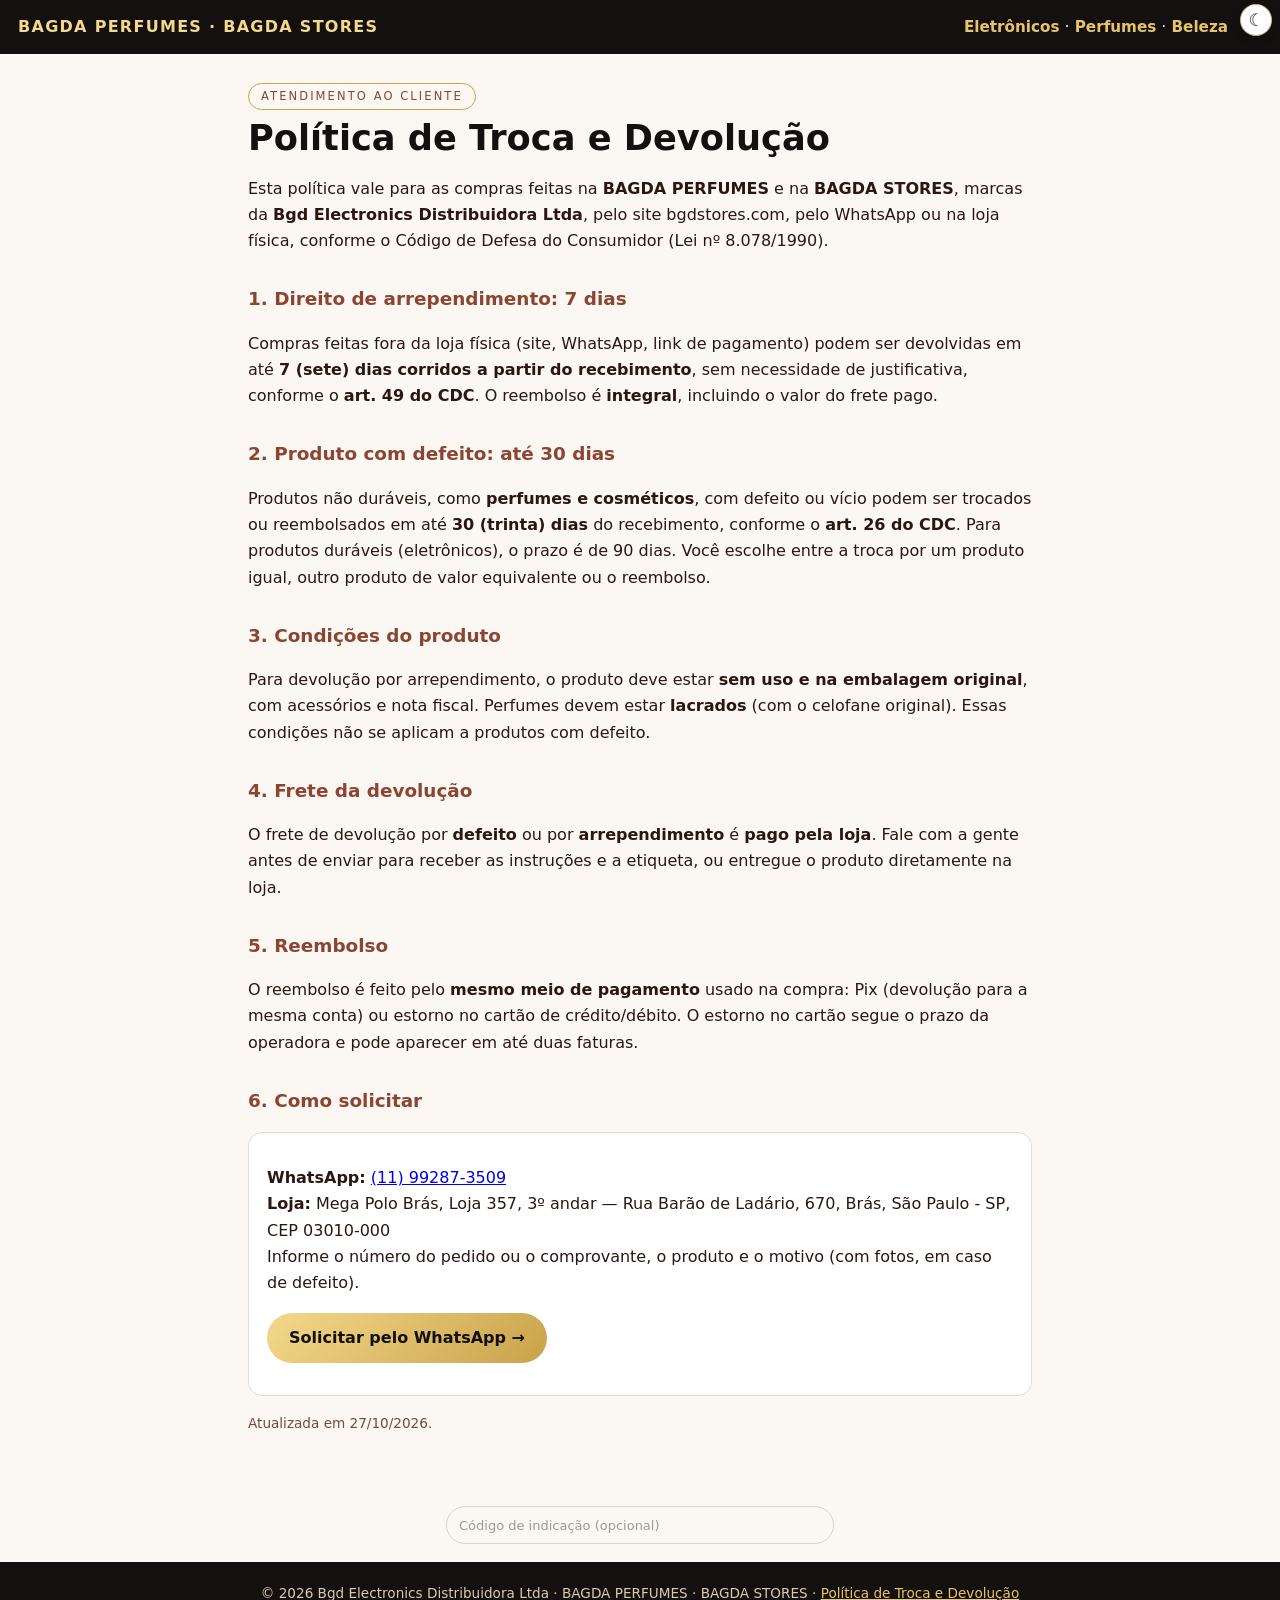
<file: politica-de-devolucao/index.html>
<!doctype html>
<html lang="pt-BR">
<head>
<meta name="referrer" content="no-referrer">
<meta http-equiv="Content-Security-Policy" content="default-src 'self'; script-src 'self' 'unsafe-inline'; style-src 'self' 'unsafe-inline' https://fonts.googleapis.com; font-src 'self' https://fonts.gstatic.com data:; img-src 'self' data: https:; connect-src 'self' https://brasilapi.com.br; frame-src 'none'; object-src 'none'; base-uri 'none'; form-action 'self' https://wa.me https://api.whatsapp.com; upgrade-insecure-requests">
<script src="/frame-bust.js?v=20261114k"></script>

<meta charset="utf-8">
<script src="/theme-mode.js?v=20261103d"></script>
<meta name="viewport" content="width=device-width,initial-scale=1">
<!-- SEO:BEGIN -->
<title>Política de Troca e Devolução | BAGDA PERFUMES</title>
<meta name="description" content="Troca e devolução na BAGDA PERFUMES e BAGDA STORES: arrependimento em 7 dias, defeito em até 30 dias, frete pago pela loja e reembolso por Pix ou cartão.">
<meta name="robots" content="index,follow,max-image-preview:large">
<link rel="canonical" href="https://bgdstores.com/politica-de-devolucao/">
<meta property="og:type" content="website"><meta property="og:locale" content="pt_BR"><meta property="og:site_name" content="BAGDA PERFUMES">
<meta property="og:title" content="Política de Troca e Devolução | BAGDA PERFUMES"><meta property="og:description" content="Troca e devolução na BAGDA PERFUMES e BAGDA STORES: arrependimento em 7 dias, defeito em até 30 dias, frete pago pela loja e reembolso por Pix ou cartão."><meta property="og:url" content="https://bgdstores.com/politica-de-devolucao/">
<meta property="og:image" content="https://bgdstores.com/img/og/og-perfumes.jpg"><meta property="og:image:width" content="1200"><meta property="og:image:height" content="630">
<meta name="twitter:card" content="summary_large_image"><meta name="twitter:title" content="Política de Troca e Devolução | BAGDA PERFUMES"><meta name="twitter:description" content="Troca e devolução na BAGDA PERFUMES e BAGDA STORES: arrependimento em 7 dias, defeito em até 30 dias, frete pago pela loja e reembolso por Pix ou cartão."><meta name="twitter:image" content="https://bgdstores.com/img/og/og-perfumes.jpg">
<!-- SEO:END -->
<style>
*{box-sizing:border-box}body{margin:0;background:#fbf7f2;color:#2a1712;font:16px/1.65 system-ui,-apple-system,Segoe UI,Roboto,sans-serif}
header{background:#141010;color:#f5ead2;padding:14px 18px;display:flex;gap:14px;align-items:center;justify-content:space-between;flex-wrap:wrap}
header a{color:#e6c46a;text-decoration:none;font-weight:600;font-size:.95rem}header .b{color:#f3d98b;letter-spacing:.08em;font-weight:700}
main{max-width:820px;margin:0 auto;padding:28px 18px 40px}
h1{font-size:clamp(1.5rem,5vw,2.2rem);line-height:1.2;margin:.2em 0 .3em;color:#141010}
h2{font-size:1.15rem;margin:1.6em 0 .4em;color:#8c4433}
.k{display:inline-block;font-size:.72rem;letter-spacing:.18em;text-transform:uppercase;color:#8c4433;border:1px solid #c9a24a;border-radius:999px;padding:3px 12px}
.box{background:#fff;border:1px solid #ead9c6;border-radius:14px;padding:16px 18px;margin:16px 0}
.btn{display:inline-block;background:linear-gradient(135deg,#f3d98b,#c9a24a);color:#141010;font-weight:700;padding:12px 22px;border-radius:999px;text-decoration:none}
footer{background:#141010;color:#d9cbb0;font-size:.85rem;padding:20px 18px;text-align:center}footer a{color:#e6c46a}
</style>
<link rel="stylesheet" href="/theme-toggle.css?v=20261103f"><style>@media screen{html[data-theme=dark] body{background:#0e0d0b;color:#ece7dc}html[data-theme=dark] h1{color:#f3ead8}html[data-theme=dark] h2,html[data-theme=dark] .k{color:#e6c46a}html[data-theme=dark] .box{background:#17150f;border-color:#3a3325}}</style>
</head>
<body>
<header><span class="b">BAGDA PERFUMES · BAGDA STORES</span><nav><a href="/">Eletrônicos</a> · <a href="/perfumes/">Perfumes</a> · <a href="/beleza/">Beleza</a></nav></header>
<main>
<span class="k">Atendimento ao cliente</span>
<h1>Política de Troca e Devolução</h1>
<p>Esta política vale para as compras feitas na <strong>BAGDA PERFUMES</strong> e na <strong>BAGDA STORES</strong>, marcas da <strong>Bgd Electronics Distribuidora Ltda</strong>, pelo site bgdstores.com, pelo WhatsApp ou na loja física, conforme o Código de Defesa do Consumidor (Lei nº 8.078/1990).</p>

<h2>1. Direito de arrependimento: 7 dias</h2>
<p>Compras feitas fora da loja física (site, WhatsApp, link de pagamento) podem ser devolvidas em até <strong>7 (sete) dias corridos a partir do recebimento</strong>, sem necessidade de justificativa, conforme o <strong>art. 49 do CDC</strong>. O reembolso é <strong>integral</strong>, incluindo o valor do frete pago.</p>

<h2>2. Produto com defeito: até 30 dias</h2>
<p>Produtos não duráveis, como <strong>perfumes e cosméticos</strong>, com defeito ou vício podem ser trocados ou reembolsados em até <strong>30 (trinta) dias</strong> do recebimento, conforme o <strong>art. 26 do CDC</strong>. Para produtos duráveis (eletrônicos), o prazo é de 90 dias. Você escolhe entre a troca por um produto igual, outro produto de valor equivalente ou o reembolso.</p>

<h2>3. Condições do produto</h2>
<p>Para devolução por arrependimento, o produto deve estar <strong>sem uso e na embalagem original</strong>, com acessórios e nota fiscal. Perfumes devem estar <strong>lacrados</strong> (com o celofane original). Essas condições não se aplicam a produtos com defeito.</p>

<h2>4. Frete da devolução</h2>
<p>O frete de devolução por <strong>defeito</strong> ou por <strong>arrependimento</strong> é <strong>pago pela loja</strong>. Fale com a gente antes de enviar para receber as instruções e a etiqueta, ou entregue o produto diretamente na loja.</p>

<h2>5. Reembolso</h2>
<p>O reembolso é feito pelo <strong>mesmo meio de pagamento</strong> usado na compra: Pix (devolução para a mesma conta) ou estorno no cartão de crédito/débito. O estorno no cartão segue o prazo da operadora e pode aparecer em até duas faturas.</p>

<h2>6. Como solicitar</h2>
<div class="box">
<p><strong>WhatsApp:</strong> <a href="https://wa.me/5511992873509">(11) 99287-3509</a><br>
<strong>Loja:</strong> Mega Polo Brás, Loja 357, 3º andar — Rua Barão de Ladário, 670, Brás, São Paulo - SP, CEP 03010-000<br>
Informe o número do pedido ou o comprovante, o produto e o motivo (com fotos, em caso de defeito).</p>
<p><a class="btn" href="https://wa.me/5511992873509?text=Ol%C3%A1!%20Quero%20solicitar%20uma%20troca%20ou%20devolu%C3%A7%C3%A3o.">Solicitar pelo WhatsApp →</a></p>
</div>
<p style="font-size:.85rem;color:#6e4d42">Atualizada em 27/10/2026.</p>
</main>
<footer>© 2026 Bgd Electronics Distribuidora Ltda · BAGDA PERFUMES · BAGDA STORES · <a href="/politica-de-devolucao/">Política de Troca e Devolução</a></footer>
<script src="/ref.js?v=20261104r1"></script>
</body>
</html>
</file>
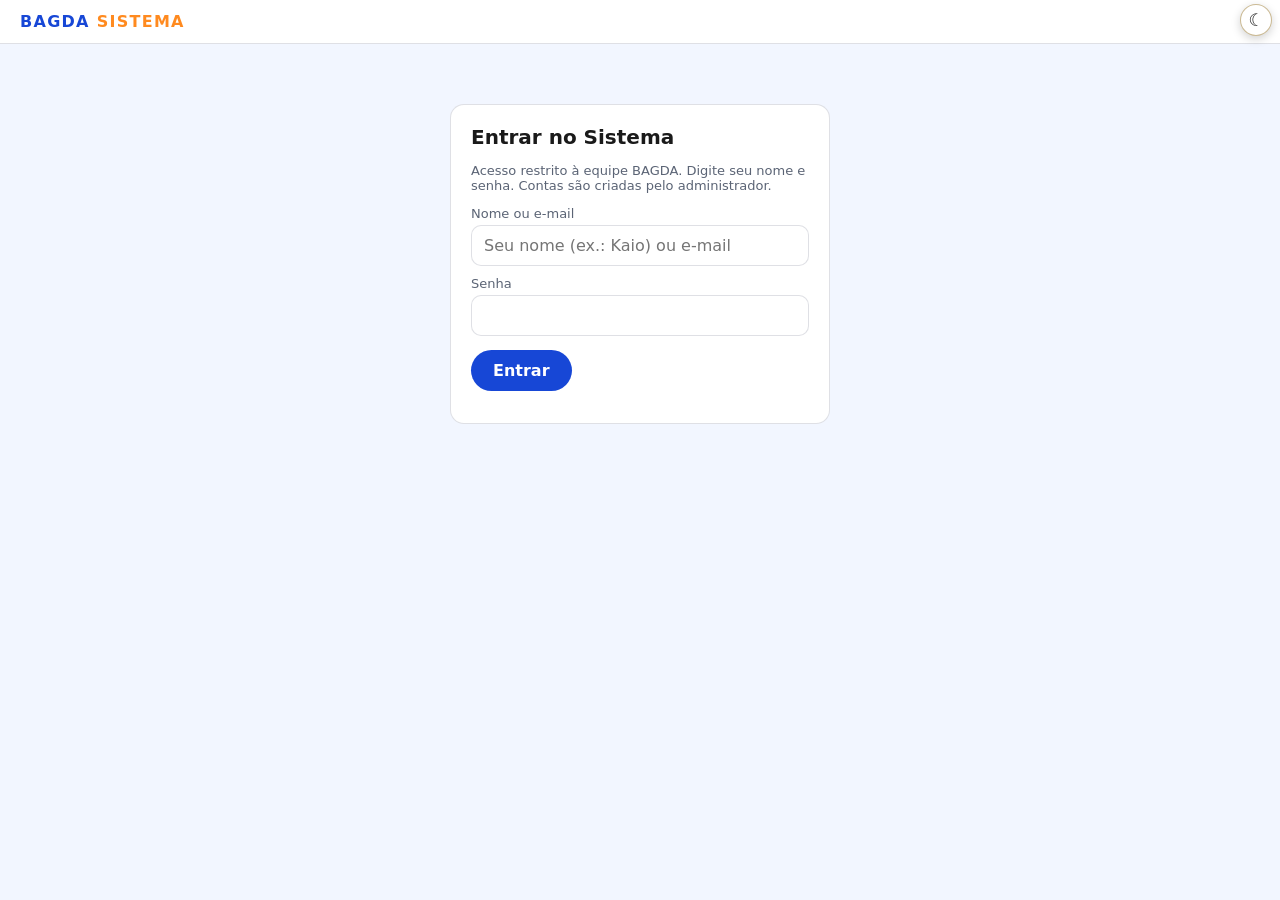
<file: sistema/index.html>
<!doctype html><html lang="pt-BR"><head>
<meta name="referrer" content="no-referrer">
<meta http-equiv="Content-Security-Policy" content="default-src 'self'; script-src 'self' 'unsafe-inline'; style-src 'self' 'unsafe-inline' https://fonts.googleapis.com; font-src 'self' https://fonts.gstatic.com data:; img-src 'self' data: https:; connect-src 'self' https://brasilapi.com.br; frame-src 'none'; object-src 'none'; base-uri 'none'; form-action 'self' https://wa.me https://api.whatsapp.com; upgrade-insecure-requests">
<script src="/frame-bust.js?v=20261114k"></script>
<meta charset="utf-8"><meta name="robots" content="noindex,nofollow"><title>Movido</title>
<script>location.replace("/kiosk/"+location.search+location.hash);</script>
<noscript><meta http-equiv="refresh" content="0;url=/kiosk/"></noscript></head><body><p>Movido para <a href="/kiosk/">/kiosk/</a>.</p></body></html>
</file>
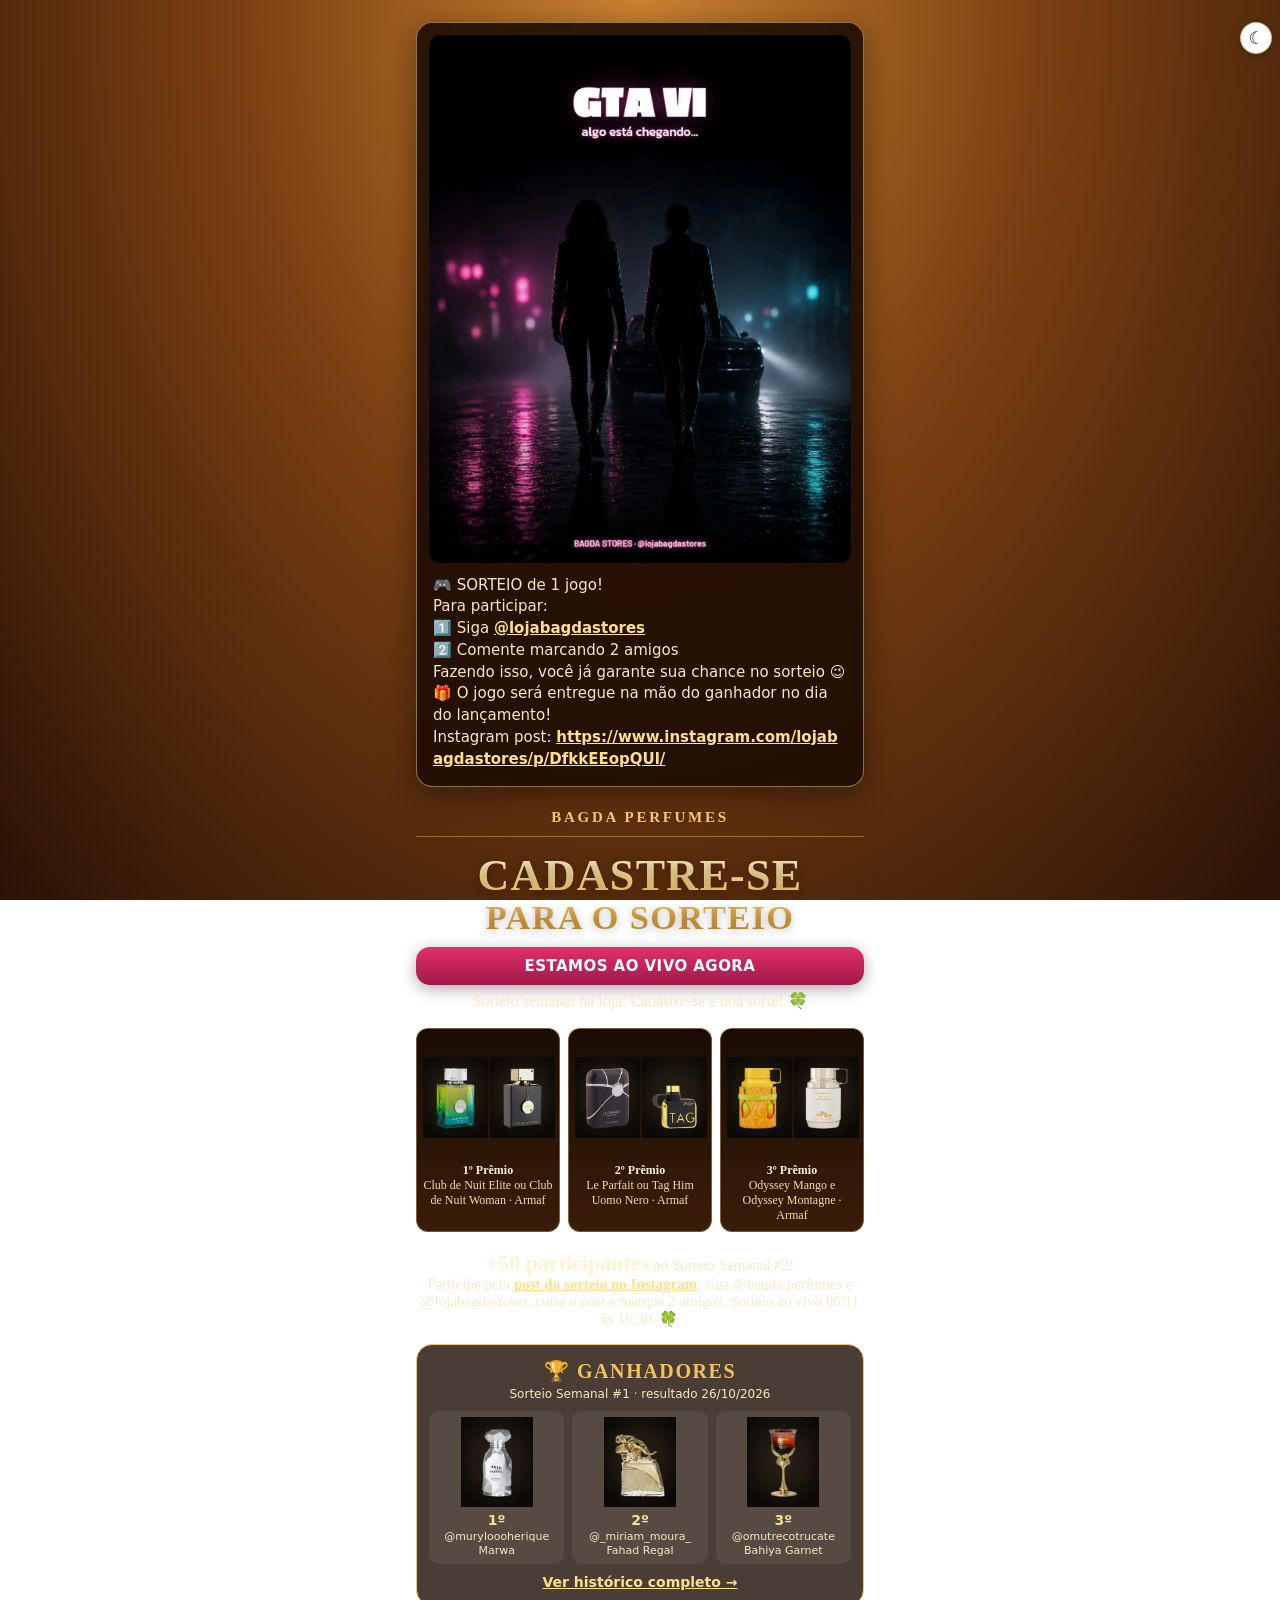
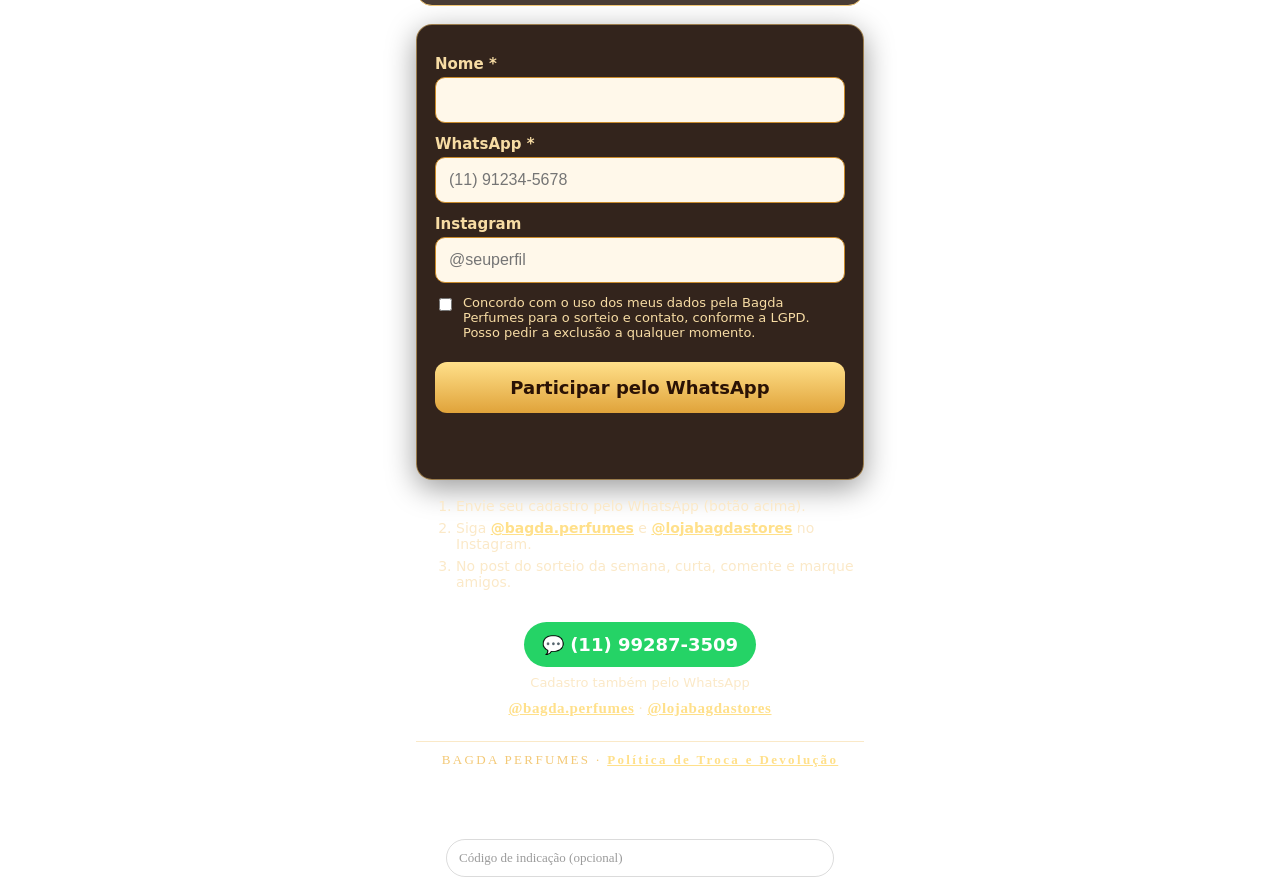
<file: sorteio/index.html>
<!doctype html><html lang="pt-BR"><head>
<meta name="referrer" content="no-referrer">
<meta http-equiv="Content-Security-Policy" content="default-src 'self'; script-src 'self' 'unsafe-inline'; style-src 'self' 'unsafe-inline' https://fonts.googleapis.com; font-src 'self' https://fonts.gstatic.com data:; img-src 'self' data: https:; connect-src 'self' https://brasilapi.com.br; frame-src 'none'; object-src 'none'; base-uri 'none'; form-action 'self' https://wa.me https://api.whatsapp.com; upgrade-insecure-requests">
<script src="/frame-bust.js?v=20261114k"></script>
<meta charset="utf-8">
<script src="/theme-mode.js?v=20261103d"></script><meta name="viewport" content="width=device-width,initial-scale=1">
<!-- SEO:BEGIN -->
<title>Sorteio Semanal de Perfumes | BAGDA PERFUMES</title>
<meta name="description" content="Cadastre-se no sorteio semanal da BAGDA PERFUMES e concorra a perfumes árabes originais. Resultado ao vivo no Instagram @bagda.perfumes.">
<meta name="robots" content="index,follow,max-image-preview:large">
<link rel="canonical" href="https://bgdstores.com/sorteio/">
<meta property="og:type" content="website"><meta property="og:locale" content="pt_BR"><meta property="og:site_name" content="BAGDA PERFUMES">
<meta property="og:title" content="Sorteio Semanal de Perfumes | BAGDA PERFUMES"><meta property="og:description" content="Cadastre-se no sorteio semanal da BAGDA PERFUMES e concorra a perfumes árabes originais. Resultado ao vivo no Instagram @bagda.perfumes."><meta property="og:url" content="https://bgdstores.com/sorteio/">
<meta property="og:image" content="https://bgdstores.com/img/og/og-perfumes.jpg"><meta property="og:image:width" content="1200"><meta property="og:image:height" content="630">
<meta name="twitter:card" content="summary_large_image"><meta name="twitter:title" content="Sorteio Semanal de Perfumes | BAGDA PERFUMES"><meta name="twitter:description" content="Cadastre-se no sorteio semanal da BAGDA PERFUMES e concorra a perfumes árabes originais. Resultado ao vivo no Instagram @bagda.perfumes."><meta name="twitter:image" content="https://bgdstores.com/img/og/og-perfumes.jpg">
<!-- SEO:END -->
<style>
*{box-sizing:border-box}body{margin:0;font-family:Georgia,'Times New Roman',serif;color:#fbe9c8;background:radial-gradient(ellipse at 50% 0,#c9822f 0,#7a3f12 45%,#2a1205 100%) fixed;min-height:100vh}
.c{max-width:480px;margin:auto;padding:22px 16px 40px;text-align:center}
.brand{letter-spacing:.18em;font-weight:700;color:#f3c977;font-size:15px;border-bottom:1px solid #f3c97766;padding-bottom:10px;margin:0}
h1{margin:16px 0 6px;font-size:clamp(30px,9vw,44px);line-height:1.05;letter-spacing:.03em;background:linear-gradient(180deg,#fff3cf,#f5c35a 55%,#c98a2a);-webkit-background-clip:text;background-clip:text;color:transparent;text-shadow:0 2px 10px #0004}
h1 span{display:block;font-size:.78em}
.sub{margin:4px 0 18px;color:#fde7bd}
.prizes{display:grid;grid-template-columns:repeat(3,1fr);gap:8px;margin:0 0 18px}
.prizes figure{margin:0;background:linear-gradient(#1a0c04,#3a1d08);border:1px solid #f3c97766;border-radius:12px;padding:8px 6px}
.prizes img{width:100%;height:120px;object-fit:contain}.prizes figcaption{font-size:12px;line-height:1.25;margin-top:6px;color:#f7dca4}.prizes b{display:block;color:#fff3cf}
.cnt{margin:0 0 16px;font-size:15px}.cnt b{font-size:22px;color:#fff3cf}
.card{background:#1d0d04e6;border:1px solid #f3c97788;border-radius:16px;padding:18px;text-align:left;box-shadow:0 8px 30px #0006}
label{display:block;font-weight:700;margin:12px 0 4px;color:#f7dca4;font-family:system-ui,sans-serif;font-size:15px}
input{width:100%;padding:13px;border:1px solid #c98a2a;border-radius:10px;font-size:16px;background:#fff8ea;color:#2a1205}
.chk{display:flex;gap:8px;align-items:flex-start;font-weight:400;font-size:13px}.chk input{width:auto;margin-top:3px}
button{margin-top:18px;width:100%;padding:15px;border:0;border-radius:12px;background:linear-gradient(180deg,#ffe08a,#e0a33a);color:#2a1205;font-size:18px;font-weight:800;font-family:system-ui,sans-serif;cursor:pointer}
#e{color:#ffb3a0;font-family:system-ui,sans-serif;min-height:1em}
.steps{font-family:system-ui,sans-serif;font-size:14px;text-align:left;margin:18px 0}.steps li{margin:6px 0}
a{color:#ffe08a;font-weight:700}
.wa{display:inline-flex;align-items:center;gap:8px;margin:14px 0 4px;padding:12px 18px;border-radius:30px;background:#25d366;color:#fff;text-decoration:none;font-family:system-ui,sans-serif;font-size:18px}
.ig{margin:10px 0;font-size:15px;letter-spacing:.04em}.foot{margin-top:24px;border-top:1px solid #f3c97766;padding-top:10px;letter-spacing:.18em;color:#f3c977;font-size:13px}
.parts{margin:20px 0 4px;background:#1d0d04cc;border:1px solid #f3c97766;border-radius:16px;padding:14px 12px}.parts h2{margin:0 0 10px;font-size:22px;letter-spacing:.08em;color:#f5c35a}.parts ul{list-style:none;margin:0;padding:0;display:grid;grid-template-columns:repeat(auto-fill,minmax(88px,1fr));gap:6px}.parts li{font-family:system-ui,sans-serif;font-size:13px;background:#fff1;border-radius:8px;padding:6px 4px;color:#fde7bd}.pn{font-family:system-ui,sans-serif;font-size:13px;margin:10px 0 0}
.live{display:block;margin:12px auto 6px;padding:10px 12px;border-radius:14px;background:linear-gradient(180deg,#e1306c,#a01848);color:#fff;text-decoration:none;font-family:system-ui,sans-serif;font-weight:800;font-size:15px;letter-spacing:.03em;box-shadow:0 4px 16px #0005}.live b{display:block;font-size:30px;font-variant-numeric:tabular-nums;letter-spacing:.06em;margin-top:2px}.live.on b{display:none}
.hist{margin:0 0 18px;background:#1d0d04cc;border:1px solid #f3c977;border-radius:16px;padding:14px 12px}.hist h2{margin:0 0 4px;font-size:20px;letter-spacing:.08em;color:#f5c35a}.hist .d{font-family:system-ui,sans-serif;font-size:12px;margin:0 0 10px;color:#fde7bd}.hist .w{display:grid;grid-template-columns:repeat(3,1fr);gap:8px}.hist figure{margin:0;background:#fff1;border-radius:10px;padding:6px}.hist img{width:100%;height:90px;object-fit:contain}.hist figcaption{font-family:system-ui,sans-serif;font-size:11px;line-height:1.3;color:#fde7bd;word-break:break-all}.hist figcaption b{display:block;color:#ffe08a;font-size:14px}.hist .all{display:inline-block;margin-top:10px;font-family:system-ui,sans-serif;font-size:14px}
.gta{margin:0 0 22px;background:#1d0d04e6;border:1px solid #f3c97788;border-radius:16px;padding:12px;text-align:left;box-shadow:0 8px 30px #0006}.gta .art{display:block}.gta img{width:100%;height:auto;border-radius:12px;display:block}.gta p{font-family:system-ui,sans-serif;font-size:15px;line-height:1.45;margin:12px 4px 4px;color:#fde7bd}.gta .url{word-break:break-all}
</style><link rel="stylesheet" href="/theme-toggle.css?v=20261103f"><style>@media screen{html[data-theme=dark] body{background:radial-gradient(ellipse at 50% 0,#5a3412 0,#2a1608 45%,#0b0603 100%) fixed}}</style>
</head><body><div class="c">
<section class="gta" aria-label="Sorteio GTA VI">
<a class="art" href="https://www.instagram.com/lojabagdastores/p/DfkkEEopQUl/" target="_blank" rel="noopener"><img src="img/gta6-sorteio.webp" width="1080" height="1350" alt="Sorteio GTA VI - Bagda Stores"></a>
<p>🎮 SORTEIO de 1 jogo!<br>Para participar:<br>1️⃣ Siga <a href="https://www.instagram.com/lojabagdastores/" target="_blank" rel="noopener">@lojabagdastores</a><br>2️⃣ Comente marcando 2 amigos<br>Fazendo isso, você já garante sua chance no sorteio 😉<br>🎁 O jogo será entregue na mão do ganhador no dia do lançamento!<br>Instagram post: <a class="url" href="https://www.instagram.com/lojabagdastores/p/DfkkEEopQUl/" target="_blank" rel="noopener">https://www.instagram.com/lojabagdastores/p/DfkkEEopQUl/</a></p>
</section>
<p class="brand">BAGDA PERFUMES</p>
<h1>CADASTRE-SE<span>PARA O SORTEIO</span></h1>
<a class="live" id="live" href="https://instagram.com/bagda.perfumes"><span id="lt">RESULTADO AO VIVO NO INSTAGRAM · 06/11 ÀS 16:30</span><b id="cd"></b></a>
<p class="sub">Sorteio semanal na loja. Cadastre-se e boa sorte! 🍀</p>
<div class="prizes"><figure><div style="display:flex;gap:2px"><img src="/perfumes/assets/img/armaf-club-de-nuit-elite.webp" alt="Armaf Club de Nuit Elite" style="width:50%"><img src="/perfumes/assets/img/armaf-club-de-nuit-intense-woman.webp" alt="Armaf Club de Nuit Intense Woman" style="width:50%"></div><figcaption><b>1º Prêmio</b>Club de Nuit Elite ou Club de Nuit Woman · Armaf</figcaption></figure><figure><div style="display:flex;gap:2px"><img src="/perfumes/assets/img/armaf-le-parfait-pour-homme.webp" alt="Armaf Le Parfait" style="width:50%"><img src="/perfumes/assets/img/armaf-tag-uomo-nero.webp" alt="Armaf Tag Him Uomo Nero" style="width:50%"></div><figcaption><b>2º Prêmio</b>Le Parfait ou Tag Him Uomo Nero · Armaf</figcaption></figure><figure><div style="display:flex;gap:2px"><img src="/perfumes/assets/img/armaf-odyssey-go-mango.webp" alt="Armaf Odyssey Mango" style="width:50%"><img src="/perfumes/assets/img/armaf-odyssey-montagne.webp" alt="Armaf Odyssey Montagne" style="width:50%"></div><figcaption><b>3º Prêmio</b>Odyssey Mango e Odyssey Montagne · Armaf</figcaption></figure></div>
<p class="cnt"><b>+50 participantes</b> no Sorteio Semanal #2!<br>Participe pelo <a href="https://www.instagram.com/bagda.perfumes/p/DfAuMxeyWGF/" target="_blank" rel="noopener">post do sorteio no Instagram</a>: siga @bagda.perfumes e @lojabagdastores, curta o post e marque 2 amigos. Sorteio ao vivo 06/11 às 16:30. 🍀</p>
<section class="hist"><h2>🏆 GANHADORES</h2><p class="d">Sorteio Semanal #1 · resultado 26/10/2026</p><div class="w"><figure><img loading="lazy" src="/perfumes/assets/img/arabiyat-prestige-marwa.webp" alt="Arabiyat Prestige Marwa"><figcaption><b>1º</b>@muryloooherique<br>Marwa</figcaption></figure><figure><img loading="lazy" src="/perfumes/assets/img/arabiyat-prestige-fahad-regal.webp" alt="Arabiyat Prestige Fahad Regal"><figcaption><b>2º</b>@_miriam_moura_<br>Fahad Regal</figcaption></figure><figure><img loading="lazy" src="/perfumes/assets/img/arabiyat-prestige-bahiya-garnet.webp" alt="Arabiyat Prestige Bahiya Garnet"><figcaption><b>3º</b>@omutrecotrucate<br>Bahiya Garnet</figcaption></figure></div><a class="all" href="/sorteio/historico/">Ver histórico completo →</a></section>
<div class="card"><form id="f" novalidate>
<label for="nome">Nome *</label><input id="nome" name="nome" autocomplete="name" required>
<label for="w">WhatsApp *</label><input id="w" name="whatsapp" inputmode="tel" autocomplete="tel" placeholder="(11) 91234-5678" required>
<label for="ig">Instagram</label><input id="ig" name="instagram" placeholder="@seuperfil" autocapitalize="none">
<label class="chk"><input type="checkbox" id="lgpd" required> <span>Concordo com o uso dos meus dados pela Bagda Perfumes para o sorteio e contato, conforme a LGPD. Posso pedir a exclusão a qualquer momento.</span></label>
<button>Participar pelo WhatsApp</button><p id="e"></p></form></div>
<ol class="steps"><li>Envie seu cadastro pelo WhatsApp (botão acima).</li>
<li>Siga <a href="https://www.instagram.com/bagda.perfumes/">@bagda.perfumes</a> e <a href="https://www.instagram.com/lojabagdastores/">@lojabagdastores</a> no Instagram.</li>
<li>No post do sorteio da semana, curta, comente e marque amigos.</li></ol>
<a class="wa" href="https://wa.me/5511992873509">💬 (11) 99287-3509</a>
<p style="font-family:system-ui,sans-serif;font-size:13px;margin:4px 0">Cadastro também pelo WhatsApp</p>
<p class="ig"><a href="https://www.instagram.com/bagda.perfumes/">@bagda.perfumes</a> · <a href="https://www.instagram.com/lojabagdastores/">@lojabagdastores</a></p>
<p class="foot">BAGDA PERFUMES · <a href="/politica-de-devolucao/">Política de Troca e Devolução</a></p></div>
<script src="sorteio.js?v=20261106a"></script><script src="/ref.js?v=20261104r1"></script></body></html>
</file>
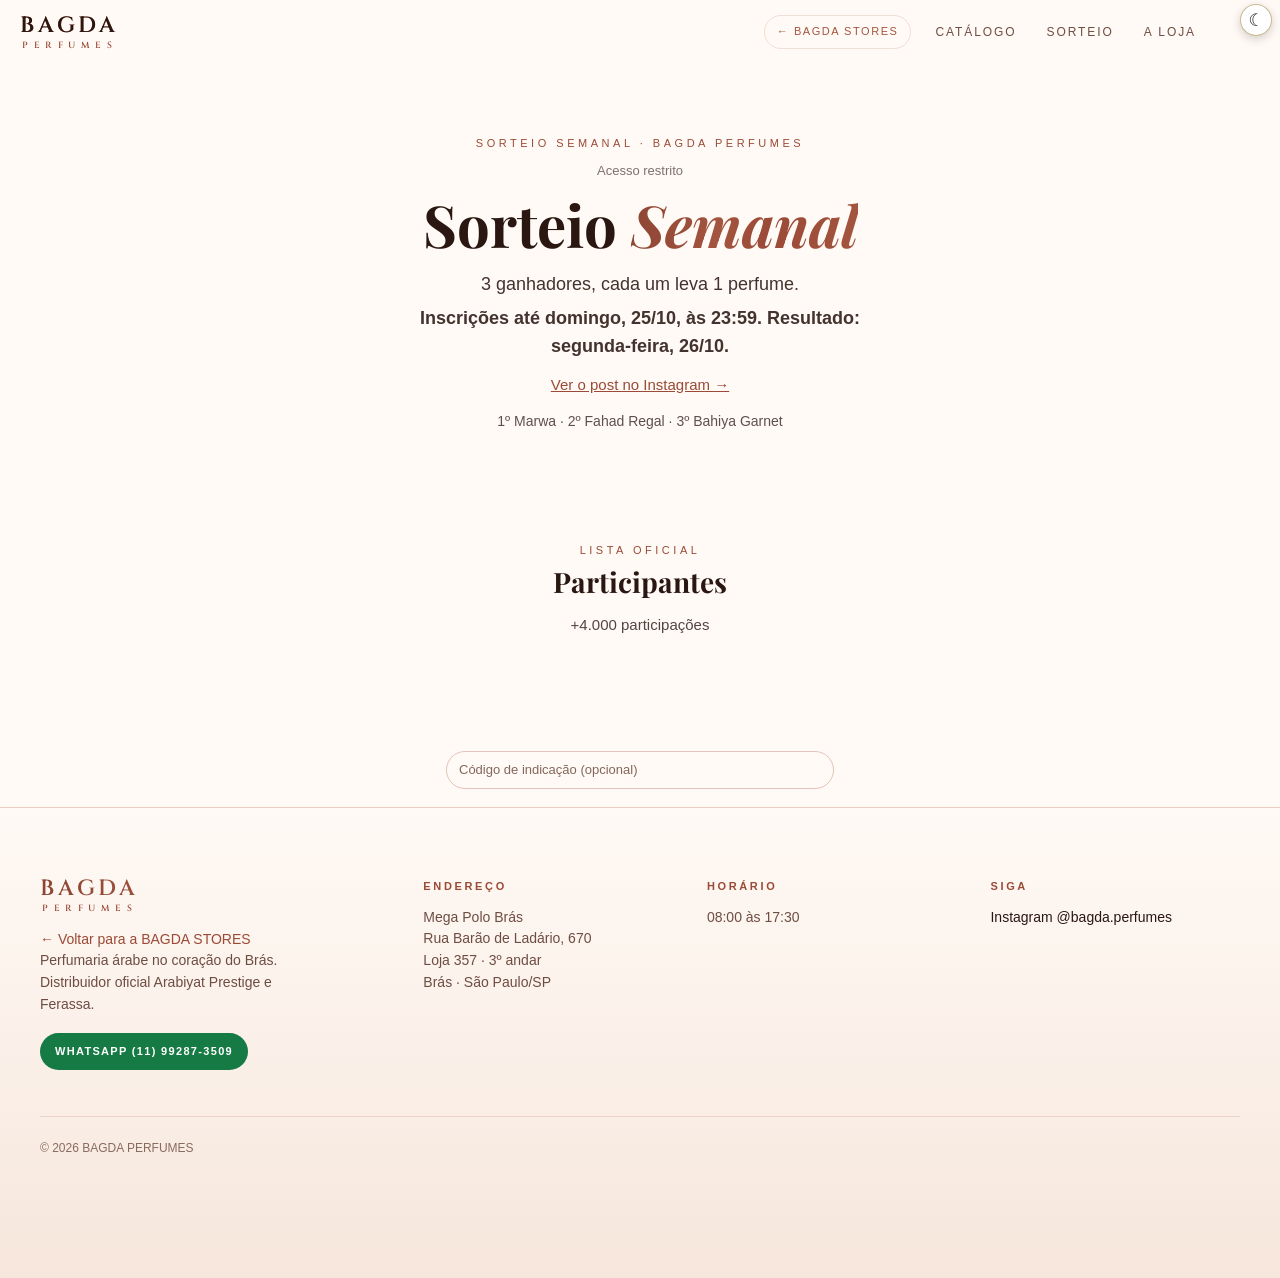
<file: sorteio/ganhadores/index.html>
<!doctype html>
<html lang="pt-BR">
<head>
<meta name="referrer" content="no-referrer">
<meta http-equiv="Content-Security-Policy" content="default-src 'self'; script-src 'self' 'unsafe-inline'; style-src 'self' 'unsafe-inline' https://fonts.googleapis.com; font-src 'self' https://fonts.gstatic.com data:; img-src 'self' data: https:; connect-src 'self' https://brasilapi.com.br; frame-src 'none'; object-src 'none'; base-uri 'none'; form-action 'self' https://wa.me https://api.whatsapp.com; upgrade-insecure-requests">
<script src="/frame-bust.js?v=20261114k"></script>
<style>#b[hidden],#s[hidden],#ctl[hidden],#rst[hidden],#list[hidden],#lt[hidden]{display:none!important}</style>
<meta charset="utf-8">
<script src="/theme-mode.js?v=20261103d"></script>
<meta name="viewport" content="width=device-width,initial-scale=1,viewport-fit=cover">
<meta name="robots" content="noindex,nofollow">
<title>Sorteio Semanal – Ganhadores | BAGDA PERFUMES</title>
<meta name="theme-color" content="#0b0907">
<link rel="icon" href="data:image/svg+xml,%3Csvg xmlns=%27http://www.w3.org/2000/svg%27 viewBox=%270 0 64 64%27%3E%3Crect width=%2764%27 height=%2764%27 rx=%2714%27 fill=%27%230b0907%27/%3E%3Ctext x=%2732%27 y=%2744%27 font-family=%27Georgia%27 font-size=%2734%27 text-anchor=%27middle%27 fill=%27%23d4af5f%27%3EB%3C/text%3E%3C/svg%3E">
<link rel="preload" href="/perfumes/assets/fonts/playfair-var.woff2" as="font" type="font/woff2" crossorigin>
<link rel="preload" href="/perfumes/assets/fonts/cinzel-600.woff2" as="font" type="font/woff2" crossorigin>
<link rel="stylesheet" href="/perfumes/assets/app.css?v=20261019p1">
<link rel="stylesheet" href="/perfumes/assets/theme.css?v=cr3">
<style>
.sw{padding:130px 0 70px;text-align:center}
.sw h1{font-family:var(--serif);font-size:clamp(34px,6vw,58px);line-height:1.1;margin:12px 0 14px}
.sw .lead{max-width:46ch;margin:0 auto;font-size:18px;opacity:.88}
.stage{max-width:640px;margin:34px auto 22px;border:1px solid rgba(212,175,95,.45);border-radius:var(--r);padding:30px 14px;min-height:118px;display:flex;align-items:center;justify-content:center;font-family:var(--serif);font-size:clamp(28px,6vw,44px);color:var(--gold,#d4af5f);background:rgba(255,255,255,.03)}
#ctl{margin:14px auto 8px;max-width:640px}#b{display:block;width:100%;max-width:420px;margin:0 auto;font-size:26px;font-weight:700;letter-spacing:.12em;padding:22px 20px;border-radius:14px;background:linear-gradient(180deg,#f3d58a,#d4af5f 55%,#a8822f);color:#0b0907;border:0;box-shadow:0 6px 24px rgba(212,175,95,.45)}#ctl .stage{margin:16px auto 6px;min-height:90px;padding:18px 12px}#rst{font-size:13px;opacity:.6;margin:8px 0 0}@media(max-width:600px){.sw{padding-top:96px}}#b:disabled{opacity:.45;cursor:default}
ol#w{list-style:none;padding:0;margin:22px 0 0;font-family:var(--serif);font-size:22px}ol#w li{margin:8px 0;color:var(--gold,#d4af5f)}
.parts{padding:20px 0 80px;text-align:center}.parts h2{font-family:var(--serif);font-size:28px;margin:0 0 18px}
#list{display:flex;flex-wrap:wrap;gap:8px;justify-content:center;padding:0;list-style:none;max-width:900px;margin:0 auto}
#list li{border:1px solid rgba(212,175,95,.35);border-radius:999px;padding:6px 14px;font-size:15px}
#list li.win{background:var(--gold,#d4af5f);color:#0b0907;font-weight:600}
</style>
<link rel="stylesheet" href="/perfumes/assets/dark.css?v=20261103e"><link rel="stylesheet" href="/theme-toggle.css?v=20261103f">
</head>
<body>
<header class="top">
  <div class="wrap">
    <a class="logo" href="/perfumes/" aria-label="BAGDA PERFUMES"><b class="gold-text">BAGDA</b><small>PERFUMES</small></a>
    <nav class="nav">
      <a class="back" href="/" aria-label="Voltar para a BAGDA STORES">← BAGDA STORES</a>
      <a class="l" href="/perfumes/#catalogo">Catálogo</a>
      <a class="l" href="/sorteio/">Sorteio</a>
      <a class="l" href="/perfumes/#loja">A loja</a>
    </nav>
  </div>
</header>
<main>
<section class="sw">
  <div class="wrap">
    <span class="kicker">Sorteio Semanal · BAGDA PERFUMES</span>
    <div id="ctl" hidden>
      <button class="btn gold" id="b" type="button" hidden>SORTEAR</button>
      <div class="stage" id="s" hidden>✦</div>
      <ol id="w"></ol>
    </div>
    <p id="rst" hidden>Acesso restrito</p>
    <h1>Sorteio <em class="gold-text">Semanal</em></h1>
    <p class="lead">3 ganhadores, cada um leva 1 perfume.</p>
    <p class="lead" id="rd" style="margin-top:6px;font-weight:600"></p>
    <p style="margin-top:12px"><a href="https://www.instagram.com/bagda.perfumes/p/Dej1lMOllau/" target="_blank" rel="noopener" style="color:var(--gold)">Ver o post no Instagram →</a></p>
    <p style="font-size:14px;opacity:.75;margin-top:6px">1º Marwa · 2º Fahad Regal · 3º Bahiya Garnet</p>
  </div>
</section>
<section class="parts">
  <div class="wrap">
    <span class="kicker">Lista oficial</span>
    <h2>Participantes</h2>
    <p id="tot" style="margin:-8px 0 16px;opacity:.8">+4.000 participações</p>
    <p id="lt" hidden><button type="button" id="tg" aria-expanded="false" style="background:none;border:1px solid rgba(212,175,95,.5);border-radius:999px;padding:6px 16px;font-size:14px;color:inherit;cursor:pointer">ver lista</button></p>
    <ul id="list" hidden></ul>
  </div>
</section>
</main>
<footer class="site" id="loja">
  <div class="wrap">
    <div class="fgrid">
      <div>
        <a class="logo" href="/perfumes/" style="margin-bottom:16px"><b class="gold-text">BAGDA</b><small>PERFUMES</small></a>
        <p style="margin-top:6px"><a href="/" style="color:var(--gold)">← Voltar para a BAGDA STORES</a></p>
        <p style="max-width:36ch">Perfumaria árabe no coração do Brás. Distribuidor oficial Arabiyat Prestige e Ferassa.</p>
        <p style="margin-top:18px"><a class="btn wa sm" href="https://wa.me/5511992873509" target="_blank" rel="noopener">WhatsApp (11) 99287-3509</a></p>
      </div>
      <div><h5>Endereço</h5><p>Mega Polo Brás<br>Rua Barão de Ladário, 670<br>Loja 357 · 3º andar<br>Brás · São Paulo/SP</p></div>
      <div><h5>Horário</h5><p>08:00 às 17:30</p></div>
      <div><h5>Siga</h5><p><a href="https://www.instagram.com/bagda.perfumes/" target="_blank" rel="noopener">Instagram @bagda.perfumes</a></p></div>
    </div>
    <div class="legal"><span>© 2026 BAGDA PERFUMES</span></div>
  </div>
</footer>
<script>(async()=>{const H='a67708b898172bdca2fc0b675f56c5e61569e8e73bfb3d9642ee0c9ea83074af';
const raw=[new URLSearchParams(location.search).get('k'),new URLSearchParams(location.hash.replace(/^#/,'')).get('k')];
const norm=v=>{let x=String(v||'');for(let n=0;n<3;n++){try{const y=decodeURIComponent(x.replace(/\+/g,' '));if(y===x)break;x=y}catch(e){break}}return x.trim().replace(/[\s\/.,;:!?'")\]}>]+$/,'').replace(/^[\s'"(<]+/,'').trim()};
const sha=async v=>[...new Uint8Array(await crypto.subtle.digest('SHA-256',new TextEncoder().encode(v)))].map(x=>x.toString(16).padStart(2,'0')).join('');
let ok=false,kc='';try{for(const r of raw){if(r==null)continue;const c=norm(r);if(c&&await sha(c)===H){ok=true;kc=c;break}}}catch(e){}
const g=i=>document.getElementById(i);
if(ok){window.UNL=true;window.UNK=kc;if(window.loadNames)window.loadNames(kc);g('ctl').hidden=false;g('b').hidden=false;g('s').hidden=false;try{const q=new URLSearchParams(location.search);q.delete('k');const qs=q.toString();history.replaceState(null,'',location.pathname+(qs?'?'+qs:''))}catch(e){}}
else{g('rst').hidden=false}})();</script>
<script>
const RESULT_DATE='Inscrições até domingo, 25/10, às 23:59. Resultado: segunda-feira, 26/10.'; // edite aqui a data do resultado
const PRIZES=['Marwa','Fahad Regal','Bahiya Garnet'];
let ppl=[],wins=0,won=new Set();const $=i=>document.getElementById(i);$('rd').textContent=RESULT_DATE;
const b64=v=>Uint8Array.from(atob(v),c=>c.charCodeAt(0));let loading=false;
window.loadNames=async code=>{if(loading||!code)return;loading=true;try{const e=await (await fetch('names.enc.json?v='+Date.now(),{cache:'no-store'})).json();const te=new TextEncoder();const km=await crypto.subtle.importKey('raw',te.encode(code),'PBKDF2',false,['deriveKey']);const k=await crypto.subtle.deriveKey({name:'PBKDF2',hash:'SHA-256',salt:b64(e.salt),iterations:e.iter},km,{name:'AES-GCM',length:256},false,['decrypt']);const d=JSON.parse(new TextDecoder().decode(await crypto.subtle.decrypt({name:'AES-GCM',iv:b64(e.iv)},k,b64(e.ct))));const m=new Map();d.forEach(x=>{const h=String(x.handle||'').trim().replace(/^@/,'').toLowerCase();const n=Math.max(1,x.entries|0);if(!h)return;m.set(h,(m.get(h)||0)+n)});ppl=[...m].map(([h,n])=>({h:'@'+h,e:n}))}catch(err){ppl=[]}init()};
if(window.UNK)window.loadNames(window.UNK);
function left(){return ppl.map((p,i)=>i).filter(i=>!won.has(i))}
function pick(){const L=left(),T=L.reduce((s,i)=>s+ppl[i].e,0);let r=crypto.getRandomValues(new Uint32Array(1))[0]%T;for(const i of L){if((r-=ppl[i].e)<0)return i}}
let built=false,ready=false;function init(){ready=true;if(window.UNL)buildList();if(!ppl.length){$('s').textContent='Nenhum participante';$('b').disabled=true}}
window.buildList=function(){if(built||!ready)return;built=true;$('lt').hidden=false;ppl.forEach((p,i)=>{const li=document.createElement('li');li.textContent=p.h+' · '+p.e+(p.e>1?' participações':' participação');li.id='p'+i;$('list').appendChild(li)})};
$('tg').onclick=()=>{const l=$('list'),o=l.hidden;l.hidden=!o;$('tg').textContent=o?'fechar lista':'ver lista';$('tg').setAttribute('aria-expanded',o)};
$('b').onclick=()=>{const L=left();if(!L.length||wins>=3)return;$('b').disabled=true;const end=Date.now()+2000;const t=setInterval(()=>{$('s').textContent=ppl[L[Math.random()*L.length|0]].h;if(Date.now()>end){clearInterval(t);const i=pick();won.add(i);const pr=PRIZES[wins];wins++;$('s').textContent='🏆 '+ppl[i].h+' — '+pr;const li=document.createElement('li');li.textContent=wins+'º — '+ppl[i].h+' · '+pr;$('w').appendChild(li);const pe=$('p'+i);if(pe)pe.classList.add('win');$('b').disabled=wins>=3||!left().length;if(wins>=3)$('b').textContent='Sorteio concluído'}},80)};
</script>
<script src="/ref.js?v=20261104r1"></script>
</body>
</html>
</file>
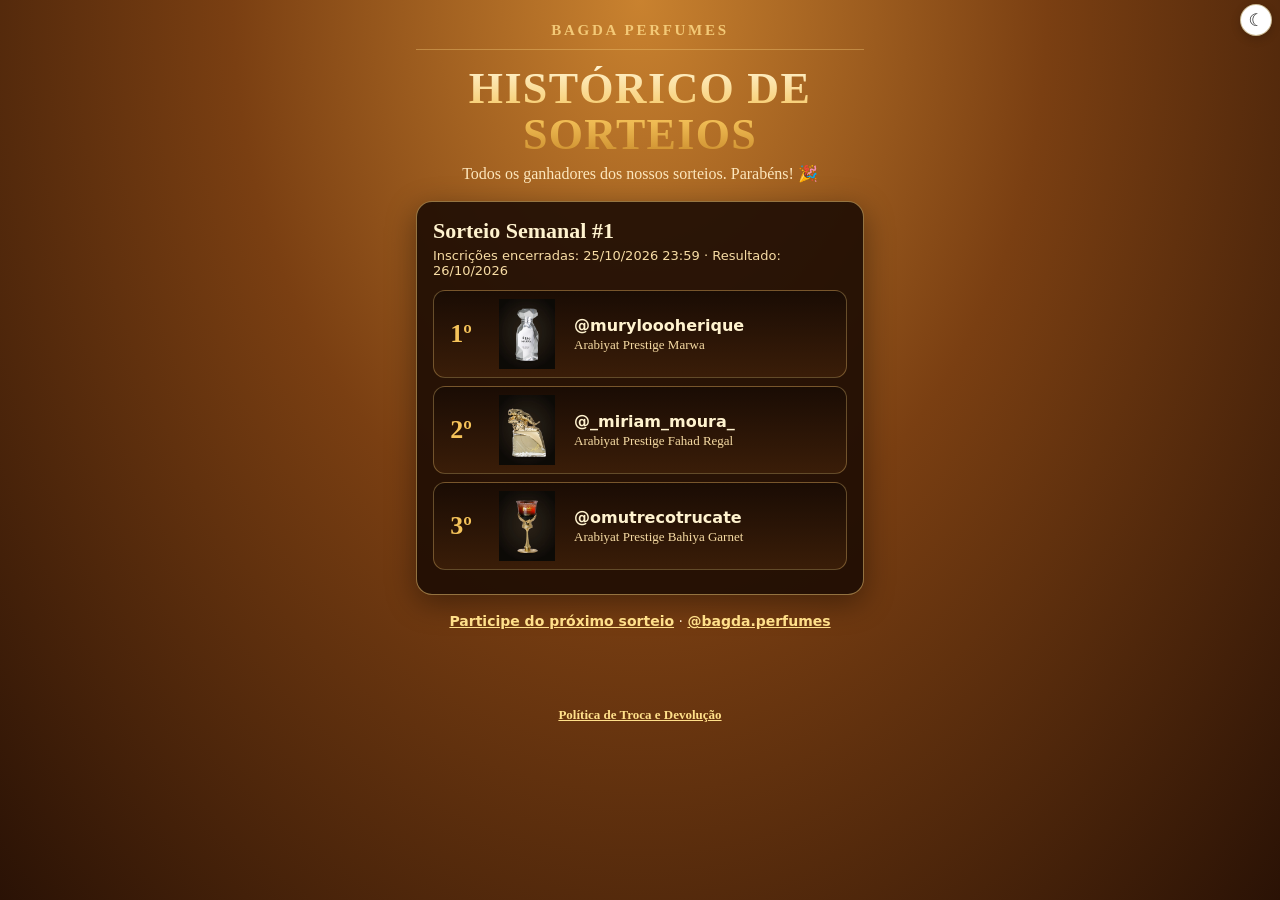
<file: sorteio/historico/index.html>
<!doctype html><html lang="pt-BR"><head>
<meta name="referrer" content="no-referrer">
<meta http-equiv="Content-Security-Policy" content="default-src 'self'; script-src 'self' 'unsafe-inline'; style-src 'self' 'unsafe-inline' https://fonts.googleapis.com; font-src 'self' https://fonts.gstatic.com data:; img-src 'self' data: https:; connect-src 'self' https://brasilapi.com.br; frame-src 'none'; object-src 'none'; base-uri 'none'; form-action 'self' https://wa.me https://api.whatsapp.com; upgrade-insecure-requests">
<script src="/frame-bust.js?v=20261114k"></script>
<meta charset="utf-8">
<script src="/theme-mode.js?v=20261103d"></script><meta name="viewport" content="width=device-width,initial-scale=1">
<!-- SEO:BEGIN -->
<title>Histórico de Sorteios e Ganhadores | BAGDA PERFUMES</title>
<meta name="description" content="Ganhadores de cada sorteio semanal da BAGDA PERFUMES, com os perfumes sorteados.">
<meta name="robots" content="index,follow,max-image-preview:large">
<link rel="canonical" href="https://bgdstores.com/sorteio/historico/">
<meta property="og:type" content="website"><meta property="og:locale" content="pt_BR"><meta property="og:site_name" content="BAGDA PERFUMES">
<meta property="og:title" content="Histórico de Sorteios e Ganhadores | BAGDA PERFUMES"><meta property="og:description" content="Ganhadores de cada sorteio semanal da BAGDA PERFUMES, com os perfumes sorteados."><meta property="og:url" content="https://bgdstores.com/sorteio/historico/">
<meta property="og:image" content="https://bgdstores.com/img/og/og-perfumes.jpg"><meta property="og:image:width" content="1200"><meta property="og:image:height" content="630">
<meta name="twitter:card" content="summary_large_image"><meta name="twitter:title" content="Histórico de Sorteios e Ganhadores | BAGDA PERFUMES"><meta name="twitter:description" content="Ganhadores de cada sorteio semanal da BAGDA PERFUMES, com os perfumes sorteados."><meta name="twitter:image" content="https://bgdstores.com/img/og/og-perfumes.jpg">
<!-- SEO:END -->
<style>
*{box-sizing:border-box}body{margin:0;font-family:Georgia,'Times New Roman',serif;color:#fbe9c8;background:radial-gradient(ellipse at 50% 0,#c9822f 0,#7a3f12 45%,#2a1205 100%) fixed;min-height:100vh}
.c{max-width:480px;margin:auto;padding:22px 16px 40px;text-align:center}
.brand{letter-spacing:.18em;font-weight:700;color:#f3c977;font-size:15px;border-bottom:1px solid #f3c97766;padding-bottom:10px;margin:0}
h1{margin:16px 0 6px;font-size:clamp(30px,9vw,44px);line-height:1.05;letter-spacing:.03em;background:linear-gradient(180deg,#fff3cf,#f5c35a 55%,#c98a2a);-webkit-background-clip:text;background-clip:text;color:transparent}
.sub{margin:4px 0 18px;color:#fde7bd}
.card{background:#1d0d04e6;border:1px solid #f3c97788;border-radius:16px;padding:16px;margin:0 0 18px;text-align:left;box-shadow:0 8px 30px #0006}
.card h2{margin:0 0 4px;color:#fff3cf;font-size:22px}
.meta{font-family:system-ui,sans-serif;font-size:13px;color:#f7dca4;margin:0 0 12px}
.w{display:flex;gap:12px;align-items:center;background:linear-gradient(#1a0c04,#3a1d08);border:1px solid #f3c97755;border-radius:12px;padding:8px;margin:8px 0}
.w img{width:70px;height:70px;object-fit:contain;flex:none}
.pos{font-size:26px;font-weight:700;color:#f5c35a;min-width:38px;text-align:center}
.w b{display:block;color:#fff3cf;font-family:system-ui,sans-serif;font-size:16px;word-break:break-all}
.w span{font-size:13px;color:#f7dca4}
a{color:#ffe08a;font-weight:700}.ft{font-family:system-ui,sans-serif;font-size:14px}
</style><link rel="stylesheet" href="/theme-toggle.css?v=20261103f"><style>@media screen{html[data-theme=dark] body{background:radial-gradient(ellipse at 50% 0,#5a3412 0,#2a1608 45%,#0b0603 100%) fixed}}</style>
</head><body><main class="c">
<p class="brand">BAGDA PERFUMES</p>
<h1>HISTÓRICO DE SORTEIOS</h1>
<p class="sub">Todos os ganhadores dos nossos sorteios. Parabéns! 🎉</p>
<div id="list"><p>Carregando…</p></div>
<p class="ft"><a href="/sorteio/">Participe do próximo sorteio</a> · <a href="https://instagram.com/bagda.perfumes">@bagda.perfumes</a></p>
</main>
<p style="text-align:center;font-size:13px;margin:24px 0"><a href="/politica-de-devolucao/">Política de Troca e Devolução</a></p>
<script>
fetch('history.json?cb='+Date.now()).then(r=>r.json()).then(d=>{
 const e=s=>String(s).replace(/[&<>"]/g,c=>({'&':'&amp;','<':'&lt;','>':'&gt;','"':'&quot;'}[c]));
 document.getElementById('list').innerHTML=d.slice().reverse().map(s=>`<section class="card"><h2>${e(s.titulo)}</h2><p class="meta">Inscrições encerradas: ${e(s.encerramento)} · Resultado: ${e(s.resultado)}</p>${s.ganhadores.map(g=>`<div class="w"><div class="pos">${g.pos}º</div><img src="${e(g.img)}" alt="${e(g.premio)}" loading="lazy"><div><b>${e(g.handle)}</b><span>${e(g.premio)}</span></div></div>`).join('')}</section>`).join('');
}).catch(()=>{document.getElementById('list').innerHTML='<p>Não foi possível carregar o histórico.</p>'});
</script></body></html>
</file>
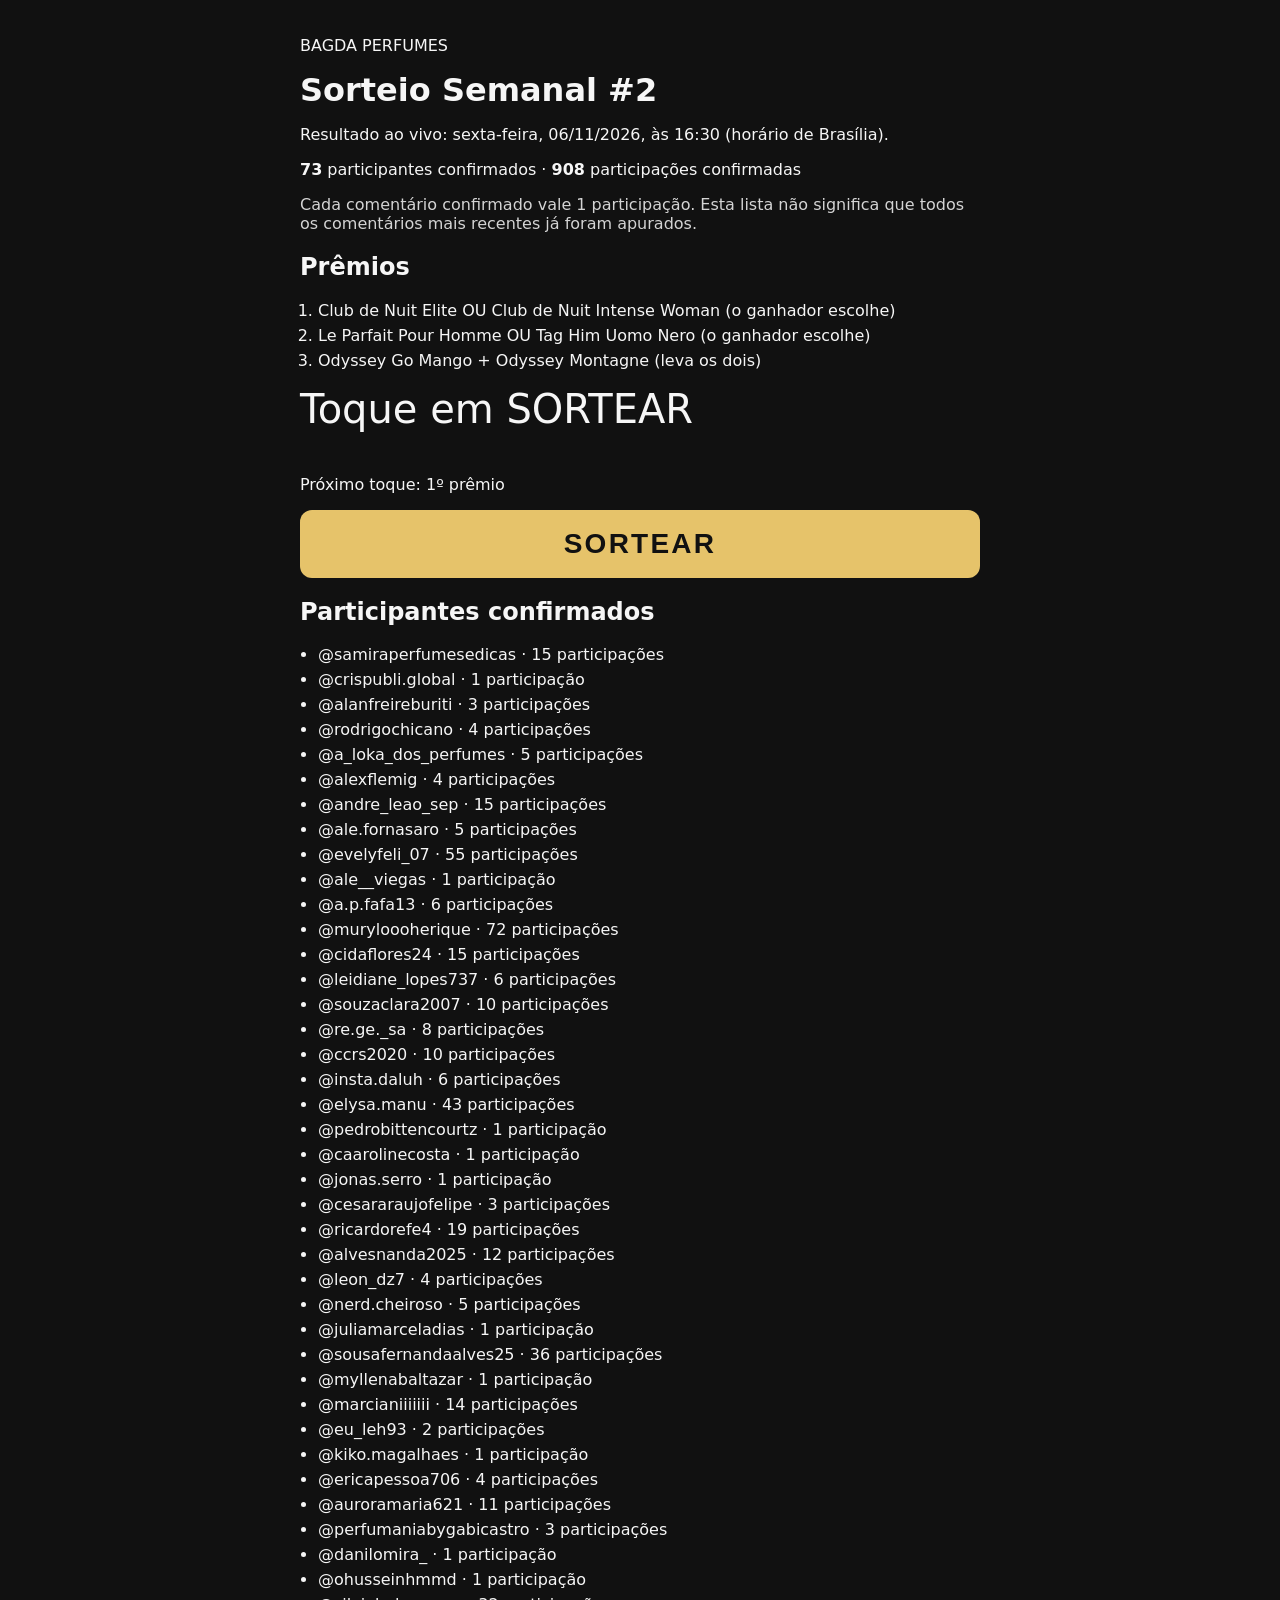
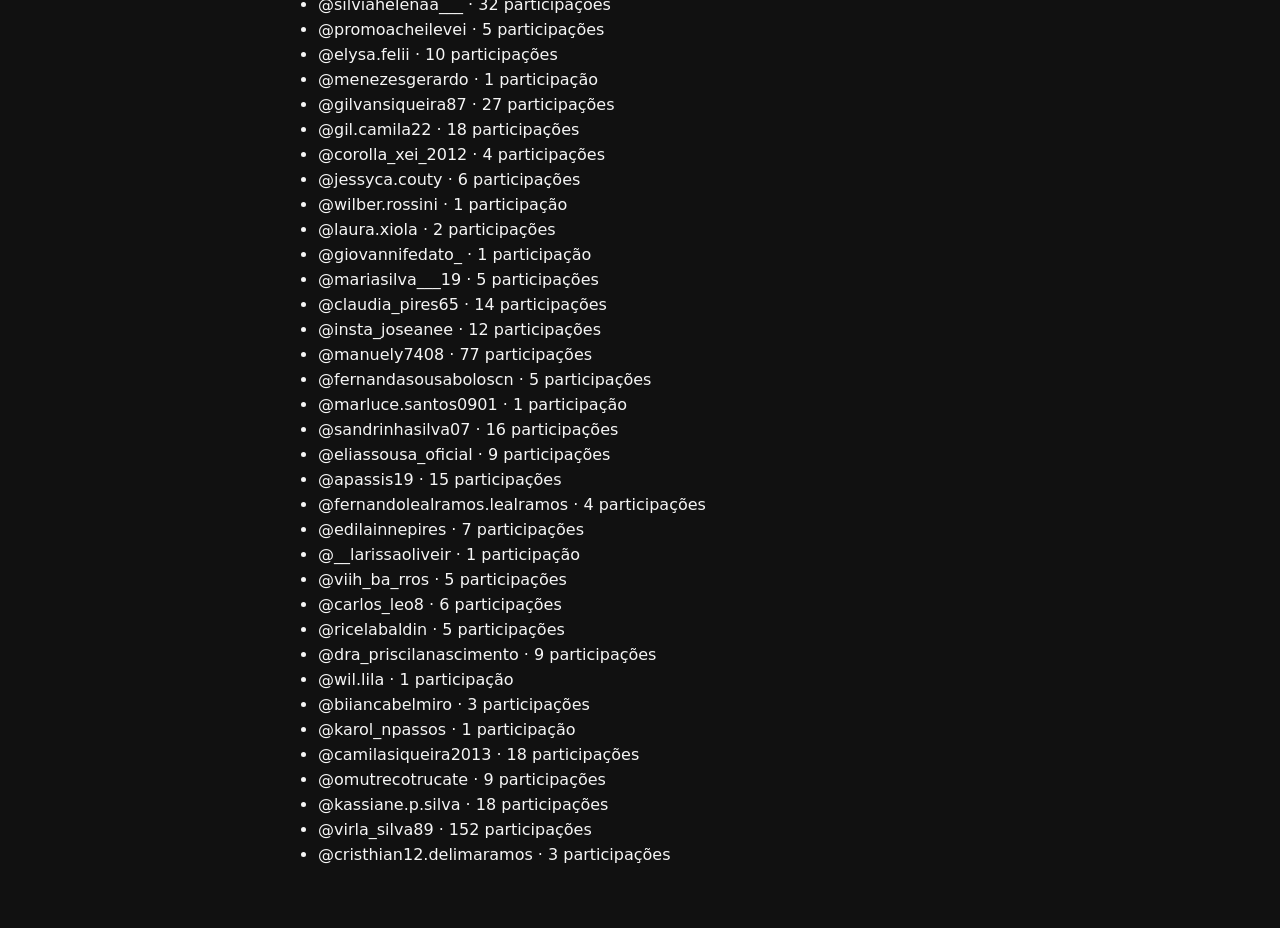
<file: sorteio/semanal-2-ah2zx7aw/index.html>
<!doctype html>
<html lang="pt-BR">
<head>
<meta name="referrer" content="no-referrer">
<meta http-equiv="Content-Security-Policy" content="default-src 'self'; script-src 'self' 'unsafe-inline'; style-src 'self' 'unsafe-inline' https://fonts.googleapis.com; font-src 'self' https://fonts.gstatic.com data:; img-src 'self' data: https:; connect-src 'self' https://brasilapi.com.br; frame-src 'none'; object-src 'none'; base-uri 'none'; form-action 'self' https://wa.me https://api.whatsapp.com; upgrade-insecure-requests">
<script src="/frame-bust.js?v=20261114k"></script>

<meta charset="utf-8">
<meta name="viewport" content="width=device-width, initial-scale=1">
<meta name="robots" content="noindex,nofollow">
<title>Sorteio Semanal #2 | BAGDA PERFUMES</title>
<style>
body{margin:0;font-family:system-ui,sans-serif;background:#111;color:#f6f6f6}
main{max-width:680px;margin:0 auto;padding:20px 16px 48px}
h1{font-size:32px;margin:8px 0}
button{font-size:28px;font-weight:800;letter-spacing:.08em;width:100%;padding:18px;border:0;border-radius:12px;background:#e6c36a;color:#111}
button:disabled{opacity:.45}
#who{font-size:40px;line-height:1.15;min-height:1.2em;margin:12px 0 4px}
#won-prize{min-height:1.3em;margin:0 0 12px}
ol,ul{padding-left:18px}
li{margin:6px 0}
.fine{opacity:.85}
</style>
</head>
<body>
<main>
<p>BAGDA PERFUMES</p>
<h1>Sorteio Semanal #2</h1>
<p>Resultado ao vivo: sexta-feira, 06/11/2026, às 16:30 (horário de Brasília).</p>
<p><b id="count">73</b> participantes confirmados · <b id="sum">908</b> participações confirmadas</p>
<p class="fine">Cada comentário confirmado vale 1 participação. Esta lista não significa que todos os comentários mais recentes já foram apurados.</p>
<h2>Prêmios</h2>
<ol id="prizes"></ol>
<p id="who">Carregando a lista…</p>
<p id="won-prize"></p>
<p id="next"></p>
<button type="button" id="btn" disabled>SORTEAR</button>
<p id="save" class="fine"></p>
<p id="alert"></p>
<ol id="winners"></ol>
<h2>Participantes confirmados</h2>
<ul id="list"></ul>
</main>
<script type="module">
import { cryptoRandomBelow, drawNext, eligiblePool, restoreState, serializeState } from './draw.js';

const KEY = 'bagda-sorteio-semanal-2-20261106';
const btn = document.getElementById('btn');
const alertEl = document.getElementById('alert');
let winners = [];
let participants = [];
let prizes = [];
let busy = false;

function render() {
  const prizeList = document.getElementById('prizes');
  prizeList.replaceChildren();
  prizes.forEach((prize, i) => {
    const li = document.createElement('li');
    li.textContent = prize;
    prizeList.appendChild(li);
  });
  const won = document.getElementById('winners');
  won.replaceChildren();
  for (const w of winners) {
    const li = document.createElement('li');
    li.textContent = w.place + 'º — ' + w.handle + ' — ' + w.prize;
    won.appendChild(li);
  }
  const last = winners[winners.length - 1];
  document.getElementById('who').textContent = last ? (last.place + 'º ' + last.handle) : 'Toque em SORTEAR';
  document.getElementById('won-prize').textContent = last ? last.prize : '';
  const next = document.getElementById('next');
  if (winners.length >= 3) {
    next.textContent = 'Os 3 ganhadores estão definidos.';
    btn.textContent = 'Sorteio concluído';
    btn.disabled = true;
  } else {
    next.textContent = 'Próximo toque: ' + (winners.length + 1) + 'º prêmio';
    btn.textContent = 'SORTEAR';
  }
}

function block(message) {
  btn.disabled = true;
  alertEl.textContent = message;
  document.getElementById('who').textContent = 'Sorteio bloqueado';
}

btn.addEventListener('click', () => {
  if (busy || winners.length >= 3) return;
  busy = true;
  btn.disabled = true;
  let next;
  try {
    next = drawNext({ winners }, participants, cryptoRandomBelow, prizes);
  } catch (e) {
    busy = false;
    btn.disabled = false;
    alertEl.textContent = 'Não foi possível sortear. Nenhum nome novo foi gravado.';
    return;
  }
  if (next.winners.length !== winners.length + 1) {
    busy = false;
    render();
    return;
  }
  winners = next.winners;
  try {
    localStorage.setItem(KEY, serializeState(winners));
    document.getElementById('save').textContent = 'Gravado neste navegador. Recarregar não sorteia de novo.';
  } catch (e) {
    document.getElementById('save').textContent = 'Não consegui gravar neste navegador. Não recarregue a página.';
  }
  busy = false;
  render();
});

try {
  const pool = await (await fetch('./pool.json', { cache: 'no-store' })).json();
  const people = eligiblePool(pool.participants, []);
  const sum = people.reduce((s, p) => s + p.entries, 0);
  prizes = Array.isArray(pool.prizes) ? pool.prizes : [];
  if (pool.participants.length !== 73 || people.length !== 73 || sum !== 908 || prizes.length !== 3) {
    block('A lista desta página não confere. Nenhum nome foi sorteado.');
  } else {
    participants = pool.participants;
    document.getElementById('count').textContent = '73';
    document.getElementById('sum').textContent = '908';
    const list = document.getElementById('list');
    for (const p of people) {
      const li = document.createElement('li');
      li.textContent = '@' + p.handle + ' · ' + p.entries + (p.entries > 1 ? ' participações' : ' participação');
      list.appendChild(li);
    }
    let raw = null;
    let broken = false;
    try {
      const text = localStorage.getItem(KEY);
      raw = text ? JSON.parse(text) : null;
    } catch (e) {
      broken = true;
    }
    const restored = broken ? { ok: false, winners: [] } : restoreState(raw, participants, prizes);
    if (!restored.ok) {
      block('Há um sorteio salvo neste navegador que não pôde ser lido. Nenhum nome novo foi sorteado.');
    } else {
      winners = restored.winners;
      render();
      if (winners.length < 3) btn.disabled = false;
      if (winners.length) document.getElementById('save').textContent = 'Sorteio já gravado neste navegador. Recarregar não sorteia de novo.';
    }
  }
} catch (e) {
  block('Não foi possível carregar a lista. Nenhum nome foi sorteado.');
}
</script>
</body>
</html>
</file>
<file: styles.css>
/* BAGDA STORES: estilo mobile-first (estrutura inspirada em baddietek.ai; paleta navy JBL + preto/dourado) */
:root{
  --ink:#0f0f0f; --paper:#fff; --soft:#f4f4f4; --line:#e5e5e5; --muted:#737373; --gray:#9d9d9d;
  --navy:#0b1530; --navy2:#121f45; --navy-line:#24335f; --blue:#7fa4ff;
  --gold:#d6b46a; --gold2:#b8913f; --black:#0c0b09; --wa:#25d366;
  --sans:"DM Sans",system-ui,-apple-system,"Segoe UI",Roboto,Arial,sans-serif;
  --cond:"Barlow Condensed","Arial Narrow",sans-serif;
  --mono:"IBM Plex Mono",ui-monospace,SFMono-Regular,Menlo,monospace;
  --serif:"Cormorant Garamond",Georgia,serif;
}
*{box-sizing:border-box;margin:0;padding:0}
html{scroll-behavior:smooth}
body{font-family:var(--sans);color:var(--ink);background:var(--paper);line-height:1.5;-webkit-font-smoothing:antialiased}
a{color:inherit;text-decoration:none}
button{font:inherit;cursor:pointer}
img,svg{display:block}
.wrap{max-width:1200px;margin:0 auto;padding:0 20px}
.mono{font-family:var(--mono);text-transform:uppercase;letter-spacing:.06em;font-size:11px}
.muted{color:var(--muted)} .soft{color:var(--gray)}
.label{color:var(--muted);font-size:10px}
.ico{width:16px;height:16px}

/* Header */
.top{display:flex;align-items:center;justify-content:space-between;gap:16px;padding:22px 0;border-bottom:1px solid var(--line)}
.logo{display:inline-flex;align-items:baseline;gap:5px;font-weight:700;font-size:26px;letter-spacing:-.045em}
.logo-sub{font-family:var(--mono);font-size:10px;font-weight:500;letter-spacing:.14em;text-transform:uppercase;color:var(--muted)}
.bolt{width:20px;height:20px;fill:currentColor;align-self:center}
.nav{display:none;gap:28px}
.nav a:hover{text-decoration:underline}
.top-cta{display:inline-flex;align-items:center;gap:8px;font-weight:500}

/* Botões */
.btn{display:inline-flex;align-items:center;justify-content:center;gap:12px;background:var(--ink);color:#fff;padding:15px 18px;border-radius:4px;font-weight:500;transition:transform .15s,opacity .15s;border:1px solid transparent}
.btn:hover{opacity:.9;transform:translateY(-1px)}
.btn-ghost{background:transparent;color:var(--ink);border-color:var(--ink)}
.btn-light{background:#fff;color:var(--ink)}
.btn-gold{background:linear-gradient(180deg,var(--gold),var(--gold2));color:#1a1407}
.btn-sm{padding:10px 12px;font-size:10px;white-space:nowrap}

/* Hero */
.hero{display:grid;gap:36px;padding:40px 0;border-bottom:1px solid var(--line)}
.hero h1{font-weight:500;font-size:clamp(56px,15vw,92px);line-height:.95;letter-spacing:-.05em;margin-top:14px}
.hero-chip{display:flex;align-items:center;gap:10px;margin:24px 0 16px;font-weight:600;font-size:15px}
.dot{flex:none;width:22px;height:22px;border-radius:50%;background:var(--navy);position:relative}
.dot::after{content:"";position:absolute;width:6px;height:6px;border-radius:50%;background:#fff;top:6px;right:5px}
.hero-lead{color:var(--muted);font-size:15px;line-height:1.75;margin-bottom:26px}
.hero-btns{display:flex;flex-wrap:wrap;gap:10px}
.hero-visual{position:relative;min-height:360px;overflow:hidden;display:grid;place-items:center;
  background:radial-gradient(90% 70% at 50% 40%,#22336b 0%,#0f1b3d 55%,#08102a 100%)}
.hero-visual img{width:112%;max-width:none;height:auto;filter:drop-shadow(0 30px 30px rgba(0,0,0,.5))}
.tag{position:absolute;background:rgba(255,255,255,.12);backdrop-filter:blur(8px);border:1px solid rgba(255,255,255,.28);padding:24px 12px 10px;font-size:10px;line-height:1.5;color:#fff}
.tag b{font-weight:500;font-size:12px}
.tag i{position:absolute;top:7px;left:7px;width:5px;height:5px;background:#fff}
.tag-a{top:22px;right:5%} .tag-b{left:5%;bottom:56px}
.caption{position:absolute;left:14px;bottom:12px;font-size:9px;color:#8d9cc8}
.hero-stats{display:grid}
.stat{border-top:1px solid var(--line);padding:18px 0 22px}
.stat .big{font-size:38px;font-weight:500;letter-spacing:-.04em;line-height:1.15;margin:6px 0 4px}
.stat .muted{font-size:14px}
.bar{height:5px;background:#e5e5e5;border-radius:3px;margin-top:14px;overflow:hidden}
.bar span{display:block;height:100%;background:linear-gradient(90deg,var(--navy) 0 24%,var(--gold) 24%)}

/* Seções */
.section-bar{display:flex;justify-content:space-between;gap:12px;padding:18px 0;color:#333}
.section-bar.inv{color:rgba(255,255,255,.75);border-bottom:1px solid rgba(255,255,255,.12)}
.block{padding:24px 0 64px}
.block-head{display:grid;gap:18px;margin:24px 0 28px}
h2{font-weight:500;font-size:clamp(34px,8.5vw,56px);line-height:1.04;letter-spacing:-.04em}
.side{font-size:14px;line-height:1.7}

/* Cards marcas */
.cards3{display:grid;gap:14px}
.ccard{position:relative;display:flex;flex-direction:column;min-height:300px;padding:22px;border:1px solid var(--line);transition:transform .2s}
.ccard:hover{transform:translateY(-3px)}
.ccard h3{font-size:22px;font-weight:500;letter-spacing:-.02em;margin-top:auto;margin-bottom:8px}
.ccard p:not(.label){font-size:14px}
.ccard.navy{background:linear-gradient(160deg,#1a2a5c,var(--navy));color:#fff;border-color:var(--navy)}
.ccard.navy .label,.ccard.gold .label{color:rgba(255,255,255,.7)}
.ccard.navy p:not(.label){color:#b9c4e6}
.ccard.gold{background:radial-gradient(120% 90% at 50% 0%,#3b2a10,var(--black) 70%);color:#fff;border-color:#2a2214}
.ccard.gold h3{font-family:var(--serif);font-size:28px;font-weight:600;color:var(--gold)}
.ccard.gold p:not(.label){color:#c9b98f}
.ccard.light{background:var(--soft)}
.ccard.light p:not(.label){color:var(--muted)}
.cicon{width:96px;height:96px;border-radius:50%;background:#fff;color:var(--navy);display:grid;place-items:center;margin:24px auto}
.cicon svg{width:46px;height:46px}
.ccard.gold .cicon{background:linear-gradient(180deg,var(--gold),var(--gold2));color:var(--black)}
.bars{display:flex;align-items:flex-end;gap:5px;height:96px;margin:24px 0}
.bars i{flex:1;background:#cfcfcf;height:14%}
.bars i:nth-child(n+5){height:26%;background:#a3a3a3}
.bars i:nth-child(n+8){height:46%;background:#5e6a8f}
.bars i:nth-child(n+10){height:76%;background:var(--navy)}

/* Bandas de catálogo */
.navy-band{background:linear-gradient(180deg,var(--navy) 0%,#0a1228 100%);color:#fff;padding:8px 0 64px}
.navy-band .soft{color:var(--blue)}
.gold-band{background:radial-gradient(80% 40% at 50% 0%,#2b1e0a 0%,var(--black) 70%);color:#fff;padding:8px 0 64px}
.serif{font-family:var(--serif);font-weight:600;letter-spacing:-.01em;font-size:clamp(40px,10vw,68px);line-height:1}
.goldtxt{background:linear-gradient(180deg,#f3dc9c,var(--gold2));-webkit-background-clip:text;background-clip:text;color:transparent}
.gold-muted{color:#bfa874}

/* Filtros */
.filters{display:flex;gap:8px;overflow-x:auto;padding-bottom:6px;margin-bottom:26px;scrollbar-width:thin}
.chip{flex:none;border:1px solid rgba(255,255,255,.22);background:transparent;color:#fff;padding:9px 12px;border-radius:999px;font-family:var(--mono);font-size:10px;letter-spacing:.06em;text-transform:uppercase}
.chip small{opacity:.6;margin-left:4px;font-size:9px}
.chip.is-on{background:#fff;color:var(--navy);border-color:#fff}
.gold-band .chip.is-on{background:var(--gold);color:var(--black);border-color:var(--gold)}
.chip-soon{opacity:.45;border-style:dashed;cursor:default}

/* Cards de produto */
.grid{display:grid;grid-template-columns:repeat(2,1fr);gap:24px 14px}
.pcard{display:flex;flex-direction:column;min-width:0}
.pvisual{position:relative;aspect-ratio:1/1;background:#fff;display:grid;place-items:center;margin-bottom:12px;overflow:hidden;border-radius:2px}
.pvisual img{width:88%;height:88%;object-fit:contain}
.pvisual.is-ph{background:linear-gradient(160deg,var(--navy2),#0a1430);border:1px dashed var(--navy-line)}
.ph{display:grid;place-items:center;gap:10px;color:#8ea2d8}
.ph svg{width:52px;height:52px;fill:none;stroke:currentColor;stroke-width:1.2;stroke-linecap:round;stroke-linejoin:round}
.ph span{font-size:9px}
.pcard .label{color:rgba(255,255,255,.55)}
.pcard h3{font-size:15px;font-weight:500;line-height:1.3;margin:4px 0 0;flex:1}
.gta-hero{margin:8px -20px 8px;padding:22px 20px 26px;background:radial-gradient(90% 80% at 90% 0%,#24386a 0%,#0b1530 42%,#070d1c 100%);color:#fff;border-top:1px solid rgba(214,180,106,.45);border-bottom:1px solid rgba(214,180,106,.45)}
.gta-hero-grid{display:grid;grid-template-columns:118px 1fr;gap:14px;align-items:center}
.gta-hero-pic{background:#070d1c;border-radius:4px;overflow:hidden;border:1px solid rgba(214,180,106,.35)}
.gta-hero img{width:100%;height:auto;max-height:280px;object-fit:contain;margin:0 auto}
.gta-kicker{color:#f3dc9c;font-size:13px;letter-spacing:.18em}
.gta-hero h2{font-family:var(--cond);font-weight:700;font-size:clamp(52px,14vw,108px);line-height:.86;letter-spacing:-.02em;text-transform:uppercase;margin:2px 0 6px;color:#fff}
.gta-sold{color:rgba(255,255,255,.62);font-size:12px;letter-spacing:.08em;margin:0 0 8px}
.gta-price{display:flex;flex-wrap:wrap;align-items:baseline;gap:8px 10px;font-weight:700;font-size:clamp(28px,5vw,44px);letter-spacing:-.03em;color:#fff;line-height:1.15}
.gta-lote{display:inline-block;padding:5px 8px;border-radius:2px;background:#f3dc9c;color:#1a1407;font-family:var(--mono);font-size:12px;font-weight:700;letter-spacing:.14em;vertical-align:middle}
.gta-cash{white-space:nowrap}
.gta-avista{font-size:.48em;font-weight:600;letter-spacing:.02em;white-space:nowrap}
.gta-line{color:rgba(255,255,255,.88);margin:8px 0 0;font-size:16px}
.gta-install{color:rgba(255,255,255,.9);margin:8px 0 0;font-size:clamp(16px,2.4vw,20px)}
.gta-tag{display:inline-block;margin:10px 0 12px;padding:4px 8px;border:1px solid rgba(214,180,106,.55);color:#f3dc9c;font-size:11px;letter-spacing:.12em}
.gta-sub{color:rgba(255,255,255,.8);margin:6px 0 0;font-size:16px}
.gta-count{margin:14px 0 16px}
.gta-count[hidden],.gta-digits[hidden],.gta-open[hidden],.gta-count-label[hidden]{display:none !important}
.gta-count-label{color:#f3dc9c;font-size:11px;letter-spacing:.14em;margin-bottom:8px}
.gta-digits{display:grid;grid-template-columns:repeat(4,minmax(0,1fr));gap:8px;max-width:520px}
.gta-cell{background:rgba(255,255,255,.06);border:1px solid rgba(214,180,106,.4);border-radius:4px;padding:8px 4px 6px;text-align:center}
.gta-cell b{display:block;font-family:var(--cond);font-weight:700;font-size:clamp(34px,8vw,62px);line-height:.9;color:#fff}
.gta-cell span{display:block;margin-top:4px;font-family:var(--mono);font-size:10px;letter-spacing:.12em;text-transform:uppercase;color:#f3dc9c}
.gta-open{font-family:var(--cond);font-weight:700;font-size:clamp(28px,5vw,42px);line-height:1;color:#f3dc9c;margin:4px 0 2px}
.gta-hero .btn-gold{margin-top:4px;background:linear-gradient(180deg,#f3dc9c,#d6b46a);color:#1a1407;font-weight:700}
html[data-theme=dark] .gta-hero{background:radial-gradient(90% 80% at 90% 0%,#2a1c0c 0%,#120e09 46%,#070604 100%);border-color:rgba(214,180,106,.55)}
html[data-theme=dark] .gta-hero h2,html[data-theme=dark] .gta-price,html[data-theme=dark] .gta-cell b{color:#fff}
html[data-theme=dark] .gta-hero .btn-gold{background:linear-gradient(180deg,#f3dc9c,#d6b46a);color:#1a1407}
@media (min-width:800px){
  .gta-hero{margin:14px 0 18px;padding:36px 36px;border:1px solid rgba(214,180,106,.5);border-radius:6px}
  .gta-hero-grid{grid-template-columns:minmax(240px,380px) 1fr;gap:48px}
  .gta-hero img{max-height:520px}
}
.vsel{display:flex;flex-direction:column;gap:4px;margin-top:10px}
.vsel-l{font-size:9px;letter-spacing:.08em;text-transform:uppercase;color:rgba(255,255,255,.55)}
.vsel select{width:100%;box-sizing:border-box;background:#fff;color:var(--navy);border:0;border-radius:2px;font:12px/1.3 inherit;padding:8px}
.pv-txt .vsel-l{color:var(--navy);opacity:.65}
.pv-txt .vsel select{border:1px solid rgba(10,18,40,.18)}
.prow{display:flex;flex-direction:column;align-items:flex-start;gap:10px;margin-top:12px;padding-top:12px;border-top:1px solid rgba(255,255,255,.14)}
.price{font-weight:700;font-size:20px;letter-spacing:-.02em;color:#fff}
.navy-band .btn-sm{background:#fff;color:var(--navy)}
.pf .pvisual{aspect-ratio:4/5;background:#000}
.pf .pvisual img{width:100%;height:100%;object-fit:cover}
.pf h3{font-family:var(--serif);font-size:20px;font-weight:600}
.pf .label{color:var(--gold)}
.pf .price{color:#f3dc9c}
.is-out .pvisual img{opacity:.45;filter:grayscale(.6)}
.is-out .price{color:#8a7a55;font-size:16px}
.ptag{position:absolute;top:10px;left:10px;background:#fff;color:var(--black);padding:5px 8px;font-size:9px}
.note{margin-top:28px;color:rgba(255,255,255,.5);font-size:10px}

/* Loja */
.info{display:grid;max-width:820px}
.info-row{display:grid;grid-template-columns:110px 1fr;gap:12px;align-items:baseline;padding:14px 0;border-top:1px solid var(--line);font-size:15px}
.info-row a{text-decoration:underline;text-underline-offset:3px}
.info .btn{margin-top:22px;justify-self:start}

/* Faixa escura final */
.dark-band{background:#121212;color:#fff;padding:56px 0 0}
.band-top{display:grid;gap:32px;padding-bottom:48px}
.cond{font-family:var(--cond);font-weight:600;text-transform:uppercase;font-size:clamp(48px,12vw,88px);line-height:.95;letter-spacing:-.01em}
.dark-band .soft{color:#9b9b9b}
.band-cta{display:grid;gap:12px;align-content:end}
.foot{display:grid;gap:14px;padding:26px 0 96px;border-top:1px solid #373737}
.logo-inv .logo-sub{color:#9b9b9b}
.small{font-size:9px;color:#7b7b7b}

/* WhatsApp flutuante */
.wa-float{position:fixed;right:18px;bottom:18px;z-index:50;width:58px;height:58px;border-radius:50%;background:var(--wa);color:#fff;display:grid;place-items:center;box-shadow:0 10px 25px -6px rgba(0,0,0,.45);transition:transform .2s}
.wa-float:hover{transform:scale(1.07)}
.wa-float svg{width:30px;height:30px}

@media (min-width:640px){
  .grid{grid-template-columns:repeat(3,1fr);gap:28px 18px}
  .cards3{grid-template-columns:repeat(3,1fr)}
  .prow{flex-direction:row;align-items:center;justify-content:space-between}
  .foot{grid-template-columns:auto 1fr auto;align-items:center}
  .foot .small:nth-child(2){text-align:center}
}
@media (min-width:960px){
  .wrap{padding:0 44px}
  .nav{display:flex}
  .hero{grid-template-columns:1fr 1.45fr .9fr;align-items:center;gap:28px;padding:28px 0}
  .hero-visual{min-height:520px}
  .block-head{grid-template-columns:1fr auto;align-items:end}
  .side{text-align:right}
  .grid{grid-template-columns:repeat(4,1fr)}
  .grid-pf{grid-template-columns:repeat(5,1fr)}
  .filters{flex-wrap:wrap;overflow:visible}
  .band-top{grid-template-columns:1.2fr 1fr;align-items:end}
}
@media (prefers-reduced-motion:reduce){*{transition:none!important;scroll-behavior:auto!important}}
.more{margin:32px auto 0;display:flex}
.more[hidden]{display:none}
.info-row[hidden]{display:none}

/* Logos: imagem oficial pequena (150 px de origem) + logo em texto HTML/CSS */
.badge{flex:none;border-radius:50%;object-fit:cover;box-shadow:0 0 0 1px rgba(0,0,0,.12)}
.brand-stores{display:inline-flex;align-items:center;gap:10px}
.txt-stores{display:inline-block;background:#0b0b0b;color:#ffe500;font-family:var(--sans);font-weight:700;font-style:italic;text-transform:uppercase;font-size:13px;line-height:.95;letter-spacing:.01em;padding:7px 10px 6px;border-radius:4px}
.foot .txt-stores{background:#000;box-shadow:inset 0 0 0 1px #2a2a2a}
.brand-perfumes{display:inline-flex;align-items:center;gap:12px;margin-bottom:22px}
.brand-perfumes .badge{box-shadow:0 0 0 1px rgba(214,180,106,.5)}
.txt-perfumes{display:inline-flex;flex-direction:column;align-items:center;font-family:var(--serif);font-weight:600;font-size:26px;letter-spacing:.12em;line-height:1;background:linear-gradient(180deg,#f3dc9c,#b8913f);-webkit-background-clip:text;background-clip:text;color:transparent}
.txt-perfumes small{font-size:9px;letter-spacing:.42em;margin-top:5px;padding-left:.42em}
/* Teaser de perfumes */
.grid-teaser .pcard:nth-child(5){display:none}
.teaser-cta{display:flex;flex-direction:column;align-items:flex-start;gap:12px;margin-top:34px}
.small-txt{font-size:13px}
@media (min-width:640px){.grid-teaser{grid-template-columns:repeat(4,1fr)}}
@media (min-width:960px){.grid-teaser{grid-template-columns:repeat(5,1fr)}.grid-teaser .pcard:nth-child(5){display:flex}.teaser-cta{flex-direction:row;align-items:center;gap:22px}}

/* ===== Entregas (Fast Entrega · Retirada · SEDEX) ===== */
.dlv-strip{display:grid;gap:0;margin:22px 0 6px;border:1px solid var(--line);border-radius:4px;overflow:hidden;background:#fff}
.dlv-c{display:flex;align-items:center;gap:14px;padding:16px 18px;border-top:1px solid var(--line)}
.dlv-c:first-child{border-top:0}
.dlv-c svg{flex:none;width:34px;height:34px;padding:7px;border-radius:50%;background:var(--soft);color:var(--navy)}
.dlv-c b{display:block;font-size:15px;font-weight:600;letter-spacing:-.01em}
.dlv-c small{display:block;font-size:10px;color:var(--muted);margin-top:2px}
.dlv-c.hot{background:linear-gradient(120deg,var(--navy) 0%,#16265a 100%);color:#fff}
.dlv-c.hot svg{background:linear-gradient(180deg,var(--gold),var(--gold2));color:var(--black)}
.dlv-c.hot small{color:#c9d3f2}
.dlv-strip:hover .dlv-c b{text-decoration:underline;text-underline-offset:3px}
@media (min-width:760px){.dlv-strip{grid-template-columns:1.1fr 1fr 1.2fr}.dlv-c{border-top:0;border-left:1px solid var(--line)}.dlv-c:first-child{border-left:0}}

.ent .block-head{margin-bottom:24px}
.ent-calc{max-width:640px;margin-bottom:28px}
.ent-grid{display:grid;gap:14px}
@media (min-width:640px){.ent-grid{grid-template-columns:repeat(2,1fr)}}
@media (min-width:1100px){.ent-grid{grid-template-columns:repeat(4,1fr)}}
.ent-card{display:flex;flex-direction:column;gap:8px;padding:22px;border:1px solid var(--line);border-radius:4px;background:#fff}
.ent-card h3{font-size:20px;font-weight:500;letter-spacing:-.02em;line-height:1.2}
.ent-card p:not(.label){font-size:14px;color:var(--muted);line-height:1.6}
.ent-card p b{color:var(--ink);font-weight:600}
.ent-ico{width:48px;height:48px;border-radius:50%;display:grid;place-items:center;background:var(--soft);color:var(--navy);margin-bottom:6px}
.ent-ico svg{width:24px;height:24px}
.ent-card.hot{background:linear-gradient(160deg,#1a2a5c,var(--navy));border-color:var(--navy);color:#fff}
.ent-card.hot .label{color:rgba(255,255,255,.7)}
.ent-card.hot p:not(.label){color:#b9c4e6}.ent-card.hot p b{color:#fff}
.ent-card.hot .ent-ico{background:linear-gradient(180deg,var(--gold),var(--gold2));color:var(--black)}
.ent-link{margin-top:auto;padding-top:6px;color:var(--navy);text-decoration:underline;text-underline-offset:3px}
.foot-dlv{display:inline-block;margin-top:6px;color:#9b9b9b;text-decoration:underline;text-underline-offset:3px}

/* Formulário CEP → WhatsApp (frete.js) */
.bf-frete{display:grid;gap:10px;padding:18px;border:1px solid var(--line);border-radius:4px;background:var(--soft)}
.bf-lbl{color:var(--muted);font-size:10px}
.bf-row{display:flex;flex-wrap:wrap;gap:10px}
.bf-cep{flex:1 1 180px;min-width:0;font:500 17px var(--sans);letter-spacing:.06em;color:var(--ink);background:#fff;border:1px solid #d4d4d4;border-radius:4px;padding:13px 14px;outline:none}
.bf-cep:focus{border-color:var(--navy);box-shadow:0 0 0 3px rgba(11,21,48,.12)}
.bf-go{flex:1 1 auto;background:var(--wa);color:#06361a;font-weight:600;font-size:11px}
.bf-go .ico{width:18px;height:18px}
.bf-err{font-size:13px;color:#b42318}
.bf-ok{font-size:13px;line-height:1.55;color:var(--muted);padding:10px 12px;border:1px solid var(--line);border-radius:4px;background:#fff}
.bf-ok b{color:var(--ink)}.bf-ok a{color:var(--navy);text-decoration:underline;white-space:nowrap}
.bf-nocep{justify-self:start;font-size:12px;color:var(--muted);text-decoration:underline;text-underline-offset:3px}

/* Cards: abrir vista do produto */
button.pv-open{background:none;border:0;color:inherit;font:inherit;text-align:left;padding:0}
button.pvisual{width:100%;cursor:zoom-in}
.pv-name{cursor:pointer}.pv-name:hover{text-decoration:underline;text-underline-offset:3px}
.pv-frete{margin-top:10px;align-self:flex-start;font-size:10px;color:var(--blue);cursor:pointer}
.pv-frete:hover{color:#fff}

/* Vista do produto (sheet no celular, modal no desktop) */
.pv{position:fixed;inset:0;z-index:80;display:grid;place-items:end center;pointer-events:none}
.pv-bd{position:absolute;inset:0;background:rgba(6,10,24,.66);backdrop-filter:blur(5px);opacity:0;transition:opacity .3s}
.pv-box{position:relative;width:100%;max-width:980px;max-height:94svh;overflow:auto;overscroll-behavior:contain;scroll-padding-top:76px;background:#fff;border-radius:16px 16px 0 0;transform:translateY(40px);opacity:0;transition:transform .4s cubic-bezier(.2,.8,.2,1),opacity .3s}
.pv.open{pointer-events:auto}.pv.open .pv-bd{opacity:1}.pv.open .pv-box{transform:none;opacity:1}
.pv-top{position:sticky;top:0;z-index:5;display:flex;align-items:center;justify-content:space-between;height:60px;padding:0 12px 0 20px;background:rgba(255,255,255,.95);backdrop-filter:blur(8px);border-bottom:1px solid var(--line)}
.pv-grab{position:absolute;left:50%;top:7px;width:40px;height:4px;margin-left:-20px;border-radius:9px;background:#d4d4d4}
.pv-brand{font-size:10px;color:var(--muted)}
.pv-x{width:44px;height:44px;border-radius:50%;border:1px solid var(--line);background:#fff;font-size:22px;line-height:1;color:var(--ink)}
.pv-grid{display:grid;grid-template-columns:minmax(0,1fr)}
.pv-pic{aspect-ratio:1/1;display:grid;place-items:center;background:radial-gradient(90% 70% at 50% 40%,#22336b 0%,#0f1b3d 60%,#08102a 100%)}
.pv-pic img{width:78%;height:78%;object-fit:contain;filter:drop-shadow(0 24px 24px rgba(0,0,0,.45))}
.pv-pic .ph{color:#8ea2d8}
.pv-txt{display:grid;gap:12px;padding:22px 20px 30px;min-width:0}
.pv-h{font-size:26px;font-weight:500;letter-spacing:-.03em;line-height:1.15}
.pv-price{font-size:30px;font-weight:700;letter-spacing:-.03em;color:var(--navy)}
.pv-pay{font-size:13px}
.btn-wa{background:var(--wa);color:#06361a;font-weight:600}
.pv-dlv{list-style:none;display:grid;gap:7px;padding:14px 16px;border:1px solid var(--line);border-radius:4px;font-size:13px;color:var(--muted)}
.pv-dlv li{position:relative;padding-left:16px}
.pv-dlv li::before{content:"";position:absolute;left:0;top:.55em;width:6px;height:6px;background:var(--gold)}
.pv-dlv b{color:var(--ink);font-weight:600}
.pv-note{font-size:9px;color:var(--gray)}
body.pv-lock{overflow:hidden}
@media (min-width:860px){
  .pv{place-items:center}.pv-box{border-radius:12px;max-height:90vh}
  .pv-grab{display:none}.pv-top{height:56px}
  .pv-grid{grid-template-columns:minmax(0,.95fr) minmax(0,1.05fr)}
  .pv-pic{aspect-ratio:auto;min-height:100%;position:sticky;top:56px;align-self:start;height:calc(90vh - 58px)}
  .pv-txt{padding:30px 34px 34px}
}
.pv-open.pv-frete{font-family:var(--mono);font-size:10px;letter-spacing:.06em;text-transform:uppercase;color:var(--blue);text-decoration:underline;text-underline-offset:3px}
.pv-pic{background:#fff;border-right:1px solid var(--line)}
.pv-pic img{filter:none;width:82%;height:82%}
.pv-pic.is-ph{background:linear-gradient(160deg,var(--navy2),#0a1430)}
.bf-ok b{white-space:nowrap}
.hero-dlv{display:flex;flex-wrap:wrap;gap:8px;margin:0 0 22px}
.hero-dlv a{display:inline-flex;align-items:center;gap:6px;padding:7px 11px;border:1px solid var(--line);border-radius:999px;font-size:12.5px;color:var(--ink);background:#fff}
.hero-dlv a:first-child{background:var(--navy);border-color:var(--navy);color:#fff}
.hero-dlv a:first-child b{color:var(--gold)}
.hero-dlv a:hover{border-color:var(--navy)}

/* Getnet pay button (product view) */
.pv-txt .btn-pay{margin-top:10px;width:100%;font-weight:600;letter-spacing:.04em}
.pv-paynote{font-size:10px;color:var(--muted,#777);margin:8px 0 0;line-height:1.5}
.fire-promo{display:inline-block;margin:4px 0 2px;padding:3px 10px;border-radius:999px;background:linear-gradient(90deg,#ff3d00,#ff9100);color:#fff;font-weight:800;font-size:12px;letter-spacing:.08em;box-shadow:0 0 12px rgba(255,90,0,.55);animation:firepulse 1.6s ease-in-out infinite}
@keyframes firepulse{50%{box-shadow:0 0 20px rgba(255,120,0,.9)}}
.nav-sorteio{color:#c0392b!important;font-weight:700}
.sorteio-bar{display:block;position:relative;z-index:60;text-align:center;padding:9px 12px;background:linear-gradient(90deg,#8a2b14,#c0392b,#d4af5f);color:#fff!important;font:700 12px/1.3 system-ui,sans-serif;letter-spacing:.04em;text-decoration:none}
.btn-gold,.btn-gold:hover{color:#fff!important;text-shadow:0 1px 2px rgba(0,0,0,.35)}.btn-gold .ico{fill:#fff;color:#fff}
</file>
<file: cart.css>
/* BAGDA · carrinho (tema preto/dourado, igual nas duas páginas) */
.bc{--bcg:#d4af5f;--bcg2:#f0d79a;--bcbg:#0f0c09;--bcln:rgba(212,175,95,.28);--bcink:#f3ead8;--bcdim:#a8987c;font-family:inherit}
.bc-add{display:inline-flex;align-items:center;justify-content:center;gap:10px;width:100%;margin-top:10px;padding:14px 18px;border-radius:4px;border:1px solid #c9a75b;background:transparent;color:inherit;font:600 12px/1 inherit;letter-spacing:.14em;text-transform:uppercase;cursor:pointer;transition:background .2s,transform .15s}
.bc-add svg{width:18px;height:18px;flex:none}.bc-add:hover{background:rgba(212,175,95,.12);transform:translateY(-1px)}
.bc-add.pill{border-radius:99px;width:auto;margin-top:0;padding:13px 22px;color:#f0d79a;border-color:rgba(212,175,95,.55)}
.bc-fab{position:fixed;left:18px;bottom:18px;z-index:60;width:56px;height:56px;border-radius:50%;border:1px solid var(--bcln);background:var(--bcbg);color:var(--bcg2);display:grid;place-items:center;box-shadow:0 10px 30px rgba(0,0,0,.35);cursor:pointer}
.bc-fab svg{width:24px;height:24px}
.bc-n{position:absolute;top:-4px;right:-4px;min-width:22px;height:22px;padding:0 6px;border-radius:99px;background:linear-gradient(180deg,var(--bcg2),var(--bcg));color:#1a1407;font:700 12px/22px system-ui,sans-serif;text-align:center;display:none}
.bc.has .bc-n{display:block}
html.bc-lock,html.bc-lock body{overflow:hidden}
.bc-panel{position:fixed;inset:0;z-index:200;visibility:hidden;pointer-events:none}
.bc-panel.open{visibility:visible;pointer-events:auto}
.bc-bd{position:absolute;inset:0;background:rgba(0,0,0,.55);opacity:0;transition:opacity .25s}
.bc-panel.open .bc-bd{opacity:1}
.bc-box{position:absolute;top:0;right:0;bottom:0;width:min(440px,100%);background:var(--bcbg);color:var(--bcink);border-left:1px solid var(--bcln);display:flex;flex-direction:column;transform:translateX(100%);transition:transform .3s ease;box-sizing:border-box}
.bc-panel.open .bc-box{transform:none}
.bc-top{flex:none;display:flex;align-items:center;justify-content:space-between;padding:16px 18px;border-bottom:1px solid var(--bcln);font:500 13px/1 inherit;letter-spacing:.2em;text-transform:uppercase;color:var(--bcg2)}
.bc-x{width:40px;height:40px;border-radius:50%;border:1px solid var(--bcln);background:transparent;color:var(--bcink);font-size:22px;cursor:pointer}
.bc-body{flex:1;overflow-y:auto;overflow-x:hidden;-webkit-overflow-scrolling:touch;padding:6px 18px calc(18px + env(safe-area-inset-bottom))}
.bc-empty{padding:60px 10px;text-align:center;color:var(--bcdim)}
.bc-list{list-style:none;margin:0;padding:0}
.bc-it{display:grid;grid-template-columns:64px 1fr 28px;gap:12px;padding:14px 0;border-bottom:1px solid var(--bcln);align-items:start}
.bc-it img,.bc-ph{width:64px;height:64px;object-fit:contain;border-radius:6px;background:#1b1610}
.bc-info{min-width:0}.bc-name{font-size:14px;line-height:1.3;overflow-wrap:anywhere}
.bc-var,.bc-unit{font-size:12px;color:var(--bcdim);margin-top:2px}
.bc-row{display:flex;align-items:center;justify-content:space-between;gap:8px;margin-top:8px;flex-wrap:wrap}
.bc-qty{display:inline-flex;border:1px solid var(--bcln);border-radius:99px;overflow:hidden}
.bc-qty button{width:34px;height:34px;border:0;background:transparent;color:var(--bcg2);font-size:18px;cursor:pointer}.bc-qty button:disabled{opacity:.3;cursor:default}
.bc-q{width:38px;border:0;background:transparent;color:var(--bcink);text-align:center;font:600 14px/34px inherit}
.bc-line{color:var(--bcg2);font-weight:600;font-size:14px}
.bc-rm{width:28px;height:28px;border-radius:50%;border:1px solid var(--bcln);background:transparent;color:var(--bcdim);font-size:16px;cursor:pointer}
.bc-foot{padding-top:14px}
.bc-sub{display:flex;justify-content:space-between;align-items:baseline;font-size:14px;letter-spacing:.1em;text-transform:uppercase}.bc-sub b{font-size:22px;letter-spacing:0;color:var(--bcg2)}
.bc-note{font-size:12px;line-height:1.5;color:var(--bcdim);margin:10px 0 14px}
.bc-cl{display:block;font-size:11px;letter-spacing:.14em;text-transform:uppercase;color:var(--bcg);margin-bottom:6px}.bc-where{color:var(--bcink);letter-spacing:0;text-transform:none}
.bc-cep{width:100%;box-sizing:border-box;padding:12px 14px;border-radius:6px;border:1px solid var(--bcln);background:#17120d;color:var(--bcink);font-size:16px}
.bc-go,.bc-pay{display:flex;align-items:center;justify-content:center;margin-top:12px;padding:15px;border-radius:6px;font:700 12px/1 inherit;letter-spacing:.14em;text-transform:uppercase;text-decoration:none}
.bc-go{background:#25d366;color:#06361a}
.bc-pay{background:linear-gradient(180deg,var(--bcg2),var(--bcg));color:#1a1407}
.bc-small{font-size:12px;color:var(--bcdim);margin:8px 0 0;line-height:1.5}
.bc-clear{margin-top:16px;width:100%;padding:11px;border:1px solid var(--bcln);border-radius:6px;background:transparent;color:var(--bcdim);font-size:12px;letter-spacing:.12em;text-transform:uppercase;cursor:pointer}
.bc-toast{position:fixed;left:50%;bottom:86px;transform:translate(-50%,20px);z-index:210;background:var(--bcbg);color:var(--bcg2);border:1px solid var(--bcln);padding:10px 16px;border-radius:99px;font-size:13px;opacity:0;pointer-events:none;transition:.25s}
.bc-toast.on{opacity:1;transform:translate(-50%,0)}
body.tray-on .bc-fab{bottom:96px}
.bc-pix{margin-top:14px}
.bc-pixbtn{display:flex;align-items:center;justify-content:center;gap:10px;width:100%;padding:15px;border-radius:6px;border:0;background:linear-gradient(180deg,var(--bcg2),var(--bcg));color:#1a1407;font:700 12px/1 inherit;letter-spacing:.12em;text-transform:uppercase;cursor:pointer}
.bc-pixbtn svg{width:18px;height:18px}
.bc-pixbox{margin-top:12px;padding:16px;border:1px solid var(--bcln);border-radius:8px;background:#15110c;text-align:center}
.bc-qr{width:min(220px,100%);margin:0 auto;background:#fff;border-radius:6px;padding:4px;box-sizing:border-box}.bc-qr svg{display:block;width:100%;height:auto}
.bc-pixid{font-size:12px;color:var(--bcdim);margin:10px 0 12px}.bc-pixid b{color:var(--bcg2);letter-spacing:.06em}
.bc-pixbox .bc-cl{text-align:left}
.bc-pixcode{width:100%;box-sizing:border-box;resize:none;padding:10px;border-radius:6px;border:1px solid var(--bcln);background:#0f0c09;color:var(--bcink);font:12px/1.4 ui-monospace,monospace;word-break:break-all}
.bc-copy{margin-top:8px;width:100%;padding:12px;border-radius:6px;border:1px solid var(--bcg);background:transparent;color:var(--bcg2);font:600 12px/1 inherit;letter-spacing:.12em;text-transform:uppercase;cursor:pointer}
.bc-pixbox .bc-small{text-align:left}
</file>
<file: theme.css>
/* Option A — Bright & Clean: light bands, electric blue + orange accents */
:root{--navy:#1747d6;--navy2:#2b5cf0;--navy-line:#c9d6ff;--blue:#1747d6;--gold:#ff8a1f;--gold2:#f26b00;--black:#1a1a1a;--soft:#f2f6ff;--muted:#5b6475}
body{background:#fafbff}
.hero-visual{background:radial-gradient(90% 70% at 50% 40%,#ffffff 0%,#e3ecff 55%,#c8d8ff 100%)!important}
.navy-band{background:linear-gradient(180deg,#eef3ff 0%,#ffffff 100%)!important;color:#0f1730}
.navy-band .soft{color:#1747d6}.navy-band .muted,.navy-band .label{color:#4a5468}
.navy-band .chip{color:#1d2a4a;border-color:#c9d6ff;background:#fff}
.navy-band .chip.is-on{background:#1747d6;color:#fff;border-color:#1747d6}
.navy-band .btn-sm{background:#1747d6;color:#fff}
.gold-band,.dark-band{background:linear-gradient(180deg,#fff4ea 0%,#ffffff 100%)!important;color:#2a1a0c}
.gold-band .soft,.dark-band .soft{color:#b4540a}.gold-band .muted,.gold-band .label{color:#6b5442}
.gold-band .chip{color:#3a250f;border-color:#ffd2ad;background:#fff}
.gold-band .chip.is-on{background:#f26b00;color:#fff;border-color:#f26b00}
.ccard.navy{background:linear-gradient(160deg,#2b5cf0,#1747d6)!important}
.ccard.gold{background:linear-gradient(160deg,#ff9a3c,#e85d00)!important;border-color:#e85d00}
.ccard.navy p:not(.label){color:#e3ebff}
.ent-card.hot,.dlv-c.hot{background:linear-gradient(135deg,#1747d6,#6a3df0)!important}
.pv-pic,.pvisual.is-ph,.pv-pic.is-ph{background:radial-gradient(90% 70% at 50% 40%,#fff 0%,#e8efff 70%,#d4e0ff 100%)!important}
.btn{background:#1747d6}.btn-gold{background:linear-gradient(180deg,#ff9a3c,#f26b00);color:#fff}
.btn-ghost{background:transparent;color:#1747d6;border-color:#1747d6}.btn-light{background:#fff;color:#1747d6}
.pf .pvisual{background:#fff}

/* Cart drawer + floating bag: theme A (light) */
.bc{--bcg:#1747d6;--bcg2:#1747d6;--bcbg:#ffffff;--bcln:rgba(30,40,70,.14);--bcink:#1a1a1a;--bcdim:#5b6475}
.bc-fab{background:#fff;color:#1747d6;border-color:rgba(30,40,70,.18);box-shadow:0 10px 28px rgba(30,40,70,.18)}
.bc-n{background:#1747d6;color:#fff}
.bc-add.pill{color:#1747d6;border-color:#1747d6}
.bc-bd{background:rgba(20,25,40,.45)}
.bc-top{color:#1a1a1a}
.bc-it img,.bc-ph{background:#f3f5fa}
.bc-cep,.bc-pixcode{background:#f7f8fb;color:#1a1a1a}
.bc-pay,.bc-pixbtn{background:#1747d6;color:#fff}
.bc-pixbox{background:#f7f8fb}
.bc-qr{background:#fff;padding:10px;border:1px solid rgba(30,40,70,.14)}
.bc-pixid b{color:#1a1a1a}
.bc-copy{color:#1747d6;border-color:#1747d6}
.bc-toast{background:#1a1a1a;color:#fff;border-color:#1a1a1a}

/* cr3: readable perfumes card (white on deeper warm orange, AA) */
.ccard.gold{background:linear-gradient(160deg,#c2410c,#9a3412)!important;border-color:#9a3412;color:#fff}
.ccard.gold h3{color:#fff}
.ccard.gold p:not(.label){color:#fff}
.ccard.gold .label,.ccard.navy .label{color:#fff}
.ccard.navy p:not(.label){color:#fff}
.ccard.gold .cicon{background:#fff;color:#9a3412}
.hero-dlv a:first-child b{color:#ffe2c4}
.btn.bf-go{background:var(--wa)!important;color:#06361a}
.soft{color:#6b7280}
.navy-band .band-top,.navy-band .band-top *{color:#4a5468!important}
.gold-band .band-top,.gold-band .band-top *,.dark-band .band-top,.dark-band .band-top *{color:#6b5442!important}
:root{--gold:#c2410c;--gold2:#9a3412}
.section-bar.inv{color:#4a5468;border-bottom-color:rgba(30,40,70,.12)}
.gold-band .section-bar.inv{color:#6b5442}
.price{color:#0f1730}
.pf .price{color:#9a3412}.pf .label{color:#9a3412}
.is-out .price{color:#6b5442}
.gold-band .soft,.gold-band .muted,.gold-band p{color:#6b4a30}
.gold-band .soft{color:#c2410c}
.hero-visual .tag{background:rgba(255,255,255,.88);border-color:rgba(23,71,214,.25);color:#0f1730}
.hero-visual .tag i{background:#1747d6}
.hero-visual .caption{color:#3b4a75}
.btn-gold{background:linear-gradient(180deg,#c2410c,#9a3412)!important;color:#fff}
.dark-band .band-top .btn-gold,.dark-band .band-top .btn-gold *,.gold-band .band-top .btn-gold,.gold-band .band-top .btn-gold *{color:#fff!important;fill:#fff!important}
</file>
<file: dark.css>
/* BAGDA STORES: modo escuro (só tela). Preto + dourado. */
@media screen{
html[data-theme=dark]{--ink:#ece7dc;--paper:#0e0d0b;--soft:#17150f;--line:#2a261d;--muted:#a8a194;--gray:#8a8476;--navy:#0b1530;--navy2:#121f45;--navy-line:#24335f;--blue:#9db8ff;--gold:#d6b46a;--gold2:#b8913f;--black:#0c0b09;color-scheme:dark}
html[data-theme=dark] body{background:#0e0d0b;color:#ece7dc}
html[data-theme=dark] .hero-visual,html[data-theme=dark] .pv-pic,html[data-theme=dark] .pvisual.is-ph,html[data-theme=dark] .pv-pic.is-ph{background:radial-gradient(90% 70% at 50% 40%,#2a2418 0%,#15120d 60%,#0e0d0b 100%)!important}
html[data-theme=dark] .navy-band{background:linear-gradient(180deg,#0b1530 0%,#0e0d0b 100%)!important;color:#ece7dc}
html[data-theme=dark] .navy-band .soft{color:#9db8ff}html[data-theme=dark] .navy-band .muted,html[data-theme=dark] .navy-band .label,html[data-theme=dark] .navy-band .band-top,html[data-theme=dark] .navy-band .band-top *{color:#b9c4e6!important}
html[data-theme=dark] .navy-band .chip,html[data-theme=dark] .gold-band .chip{color:#ece7dc;border-color:#3a3325;background:#17150f}
html[data-theme=dark] .navy-band .chip.is-on,html[data-theme=dark] .gold-band .chip.is-on{background:#d6b46a;color:#111;border-color:#d6b46a}
html[data-theme=dark] .gold-band,html[data-theme=dark] .dark-band{background:linear-gradient(180deg,#1a140b 0%,#0e0d0b 100%)!important;color:#ece7dc}
html[data-theme=dark] .gold-band .soft,html[data-theme=dark] .dark-band .soft{color:#e8c979}
html[data-theme=dark] .gold-band .muted,html[data-theme=dark] .gold-band .label,html[data-theme=dark] .gold-band p,html[data-theme=dark] .gold-band .band-top,html[data-theme=dark] .gold-band .band-top *,html[data-theme=dark] .dark-band .band-top,html[data-theme=dark] .dark-band .band-top *,html[data-theme=dark] .gold-band .section-bar.inv{color:#c9bfa9!important}
html[data-theme=dark] .section-bar.inv{color:#b9b2a3;border-bottom-color:#2a261d}
html[data-theme=dark] .price{color:#ece7dc}html[data-theme=dark] .pf .price,html[data-theme=dark] .pf .label{color:#e8c979}html[data-theme=dark] .is-out .price{color:#9a9180}
html[data-theme=dark] .soft{color:#a8a194}
html[data-theme=dark] .pf .pvisual{background:#f4f1ea}
html[data-theme=dark] .btn-light{background:#17150f;color:#e8c979}
html[data-theme=dark] .btn-ghost{color:#e8c979;border-color:#d6b46a}
html[data-theme=dark] .hero-visual .tag{background:rgba(20,18,13,.88);border-color:rgba(214,180,106,.35);color:#ece7dc}
html[data-theme=dark] a{color:inherit}
/* carrinho */
html[data-theme=dark] .bc{--bcg:#d6b46a;--bcg2:#d6b46a;--bcbg:#15130f;--bcln:rgba(214,180,106,.2);--bcink:#ece7dc;--bcdim:#a8a194}
html[data-theme=dark] .bc-fab{background:#17150f;color:#e8c979;border-color:rgba(214,180,106,.4)}
html[data-theme=dark] .bc-n,html[data-theme=dark] .bc-pay,html[data-theme=dark] .bc-pixbtn{background:#d6b46a;color:#111}
html[data-theme=dark] .bc-top,html[data-theme=dark] .bc-pixid b{color:#ece7dc}
html[data-theme=dark] .bc-it img,html[data-theme=dark] .bc-ph,html[data-theme=dark] .bc-cep,html[data-theme=dark] .bc-pixcode,html[data-theme=dark] .bc-pixbox{background:#1f1c15;color:#ece7dc}
html[data-theme=dark] .bc-copy,html[data-theme=dark] .bc-add.pill{color:#e8c979;border-color:#d6b46a}
/* páginas simples (política, sorteio claro) */
html[data-theme=dark] .pol-page,html[data-theme=dark] body.pol{background:#0e0d0b;color:#ece7dc}
html[data-theme=dark] .dlv-strip,html[data-theme=dark] .ent-card,html[data-theme=dark] .bf-ok,html[data-theme=dark] .pv-box,html[data-theme=dark] .pv-x,html[data-theme=dark] .hero-dlv a,html[data-theme=dark] .bf-cep{background:#17150f;color:#ece7dc;border-color:#2a261d}
html[data-theme=dark] .pvisual,html[data-theme=dark] .pv-pic{background:#f4f1ea}
html[data-theme=dark] .ptag{background:#0e0d0b;color:#e8c979}
}
/* política de devolução */
@media screen{html[data-theme=dark] body.pd-pol{background:#0e0d0b;color:#ece7dc}}
/* fix: caixa preta do logo visível no escuro */
@media screen{html[data-theme=dark] .txt-stores{background:#000;box-shadow:inset 0 0 0 1px rgba(214,180,106,.55),0 0 0 1px rgba(214,180,106,.25)}}
</file>
<file: theme-toggle.css>
#theme-tg{position:fixed;right:8px;top:4px;z-index:10000;width:32px;height:32px;border-radius:50%;border:1px solid rgba(160,130,60,.55);background:#fff;color:#1a1a1a;font:17px/1 system-ui,sans-serif;cursor:pointer;box-shadow:0 3px 10px rgba(0,0,0,.18);display:flex;align-items:center;justify-content:center;padding:0}
html[data-theme=dark] #theme-tg{background:#17140f;color:#e8c979;border-color:rgba(214,180,106,.5)}
.sorteio-bar{padding-right:48px!important;padding-left:48px!important}
body>header,header.top{padding-right:52px!important}
@media print{#theme-tg{display:none!important}}
</file>
<file: perfumes/assets/app.css>
/* BAGDA PERFUMES — catálogo premium (dark & gold) */
@font-face{font-family:"Cinzel";src:url(fonts/cinzel-600.woff2) format("woff2");font-weight:600;font-display:swap}
@font-face{font-family:"Playfair Display";src:url(fonts/playfair-var.woff2) format("woff2");font-weight:400 700;font-style:normal;font-display:swap}
@font-face{font-family:"Playfair Display";src:url(fonts/playfair-italic-var.woff2) format("woff2");font-weight:400 700;font-style:italic;font-display:swap}
:root{
  --bg:#0b0907;--bg2:#120e0a;--card:#16110c;--card2:#1c1610;--line:rgba(212,175,95,.18);--line2:rgba(212,175,95,.34);
  --ink:#f3ead8;--muted:#b9a98c;--dim:#857661;--gold:#d4af5f;--gold2:#f0d79a;--gold3:#a8843e;
  --serif:"Playfair Display",Georgia,"Times New Roman",serif;--display:"Cinzel","Trajan Pro",Georgia,serif;
  --sans:-apple-system,BlinkMacSystemFont,"Segoe UI",Roboto,"Helvetica Neue",Arial,sans-serif;
  --r:18px;--ease:cubic-bezier(.2,.7,.2,1);--max:1240px;
}
*{box-sizing:border-box}
html{scroll-behavior:smooth;-webkit-text-size-adjust:100%}
body{margin:0;background:var(--bg);color:var(--ink);font-family:var(--sans);font-size:15px;line-height:1.55;overflow-x:hidden}
body.lock{overflow:hidden}
img{max-width:100%;display:block}
a{color:inherit}
button{font:inherit;color:inherit;cursor:pointer}
.wrap{max-width:var(--max);margin:0 auto;padding:0 20px}
.gold-text{background:linear-gradient(100deg,var(--gold3),var(--gold2) 40%,var(--gold) 60%,var(--gold2));-webkit-background-clip:text;background-clip:text;color:transparent}
.kicker{font-family:var(--sans);font-size:11px;letter-spacing:.32em;text-transform:uppercase;color:var(--gold)}
.sr{position:absolute;width:1px;height:1px;overflow:hidden;clip:rect(0 0 0 0)}

/* header */
.top{position:fixed;inset:0 0 auto 0;z-index:40;transition:background .4s var(--ease),border-color .4s;border-bottom:1px solid transparent}
.top.solid{background:rgba(11,9,7,.86);backdrop-filter:blur(14px);-webkit-backdrop-filter:blur(14px);border-color:var(--line)}
.top .wrap{display:flex;align-items:center;justify-content:space-between;height:64px}
.logo{text-decoration:none;display:flex;flex-direction:column;line-height:1}
.logo b{font-family:var(--display);font-weight:600;font-size:22px;letter-spacing:.18em}
.logo small{font-family:var(--display);font-size:9px;letter-spacing:.62em;color:var(--gold);margin-top:4px;padding-left:2px}
.nav{display:flex;gap:6px;align-items:center}
.nav a.l{display:none;text-decoration:none;font-size:12px;letter-spacing:.16em;text-transform:uppercase;color:var(--muted);padding:8px 12px;border-radius:99px;transition:color .2s}
.nav a.l:hover{color:var(--gold2)}
.btn{display:inline-flex;align-items:center;justify-content:center;gap:9px;border-radius:99px;padding:13px 22px;font-size:13px;letter-spacing:.12em;text-transform:uppercase;font-weight:600;text-decoration:none;border:1px solid var(--line2);background:transparent;transition:transform .25s var(--ease),background .25s,border-color .25s,color .25s;white-space:nowrap}
.btn:hover{border-color:var(--gold);color:var(--gold2)}
.btn.gold{background:linear-gradient(135deg,#e6c77d,#b98f45);color:#1a1208;border-color:transparent;box-shadow:0 10px 30px -12px rgba(212,175,95,.55)}
.btn.gold:hover{transform:translateY(-1px);color:#120c05;filter:brightness(1.06)}
.btn.wa{background:#1f9d55;border-color:transparent;color:#fff}
.btn.wa:hover{background:#22b060;color:#fff}
.btn.sm{padding:9px 14px;font-size:11px}
.btn svg{width:18px;height:18px;flex:none}
.cmp-count{display:inline-grid;place-items:center;min-width:20px;height:20px;border-radius:99px;background:var(--gold);color:#140e06;font-size:11px;margin-left:2px}
@media(min-width:900px){.nav a.l{display:inline-block}}

/* hero */
.hero{position:relative;min-height:100svh;display:flex;align-items:flex-end;padding:120px 0 70px;overflow:hidden;isolation:isolate}
.hero .art{position:absolute;inset:-4%;background:url(hero-art.webp) center 30%/cover no-repeat;opacity:.38;filter:saturate(.8) contrast(1.05);transform:scale(1.06);animation:drift 26s ease-in-out infinite alternate;z-index:-2}
.hero:after{content:"";position:absolute;inset:0;z-index:-1;background:radial-gradient(900px 500px at 70% 20%,rgba(212,175,95,.16),transparent 60%),linear-gradient(180deg,rgba(11,9,7,.55) 0%,rgba(11,9,7,.35) 35%,rgba(11,9,7,.92) 80%,var(--bg) 100%)}
@keyframes drift{to{transform:scale(1.14) translate3d(-1.5%,-1%,0)}}
.hero h1{font-family:var(--serif);font-weight:500;font-size:clamp(36px,7.4vw,86px);line-height:1.04;margin:18px 0 22px;letter-spacing:-.01em;max-width:14ch}
.hero h1 em{font-style:italic;font-weight:500}
.hero p.lead{font-size:clamp(16px,2.1vw,19px);color:var(--muted);max-width:56ch;margin:0 0 30px}
.hero .ctas{display:flex;flex-wrap:wrap;gap:12px}
.stats{display:flex;flex-wrap:wrap;gap:28px 46px;margin-top:54px;padding-top:26px;border-top:1px solid var(--line)}
.stats div{display:flex;flex-direction:column}
.stats b{font-family:var(--serif);font-size:34px;font-weight:500;line-height:1;color:var(--gold2)}
.stats span{font-size:11px;letter-spacing:.22em;text-transform:uppercase;color:var(--dim);margin-top:8px}
.scrollcue{position:absolute;left:50%;bottom:18px;width:1px;height:46px;background:linear-gradient(var(--gold),transparent);animation:cue 2.4s ease-in-out infinite}
@keyframes cue{0%{transform:scaleY(0);transform-origin:top}50%{transform:scaleY(1);transform-origin:top}51%{transform-origin:bottom}100%{transform:scaleY(0);transform-origin:bottom}}

/* distribuidor oficial */
.official{border-block:1px solid var(--line);background:linear-gradient(90deg,transparent,rgba(212,175,95,.06),transparent);padding:26px 0}
.official .wrap{display:flex;flex-direction:column;align-items:center;gap:16px;text-align:center}
.official .houses{display:flex;flex-wrap:wrap;justify-content:center;align-items:center;gap:14px 34px}
.official .houses span{font-family:var(--display);font-size:clamp(17px,2.6vw,25px);letter-spacing:.2em;color:var(--ink)}
.official .houses i{width:6px;height:6px;transform:rotate(45deg);background:var(--gold);display:inline-block;opacity:.7}

/* sections */
section{position:relative}
.sec{padding:96px 0}
.sec-head{display:flex;flex-direction:column;gap:12px;margin-bottom:38px}
.sec-head h2{font-family:var(--serif);font-weight:500;font-size:clamp(30px,4.6vw,50px);line-height:1.08;margin:0;max-width:20ch}
.sec-head p{color:var(--muted);max-width:60ch;margin:0}
.pillars{display:grid;gap:14px;grid-template-columns:1fr}
.pillar{border:1px solid var(--line);border-radius:var(--r);padding:28px;background:linear-gradient(180deg,var(--card),transparent)}
.pillar .n{font-family:var(--display);color:var(--gold);font-size:13px;letter-spacing:.3em}
.pillar h3{font-family:var(--serif);font-weight:500;font-size:24px;margin:14px 0 8px}
.pillar p{color:var(--muted);margin:0}
@media(min-width:820px){.pillars{grid-template-columns:repeat(3,1fr)}}

/* toolbar */
.toolbar{position:sticky;top:64px;z-index:20;background:rgba(11,9,7,.9);backdrop-filter:blur(12px);-webkit-backdrop-filter:blur(12px);border-bottom:1px solid var(--line);padding:14px 0;margin-bottom:26px}
.searchrow{display:flex;gap:10px;align-items:center}
.search{flex:1;position:relative}
.search input{width:100%;height:50px;border-radius:99px;border:1px solid var(--line2);background:#0f0c09;color:var(--ink);font-size:16px;padding:0 46px 0 48px;outline:none;transition:border-color .2s,box-shadow .2s}
.search input::placeholder{color:var(--dim)}
.search input:focus{border-color:var(--gold);box-shadow:0 0 0 4px rgba(212,175,95,.12)}
.search svg{position:absolute;left:17px;top:50%;transform:translateY(-50%);width:18px;height:18px;color:var(--gold)}
.search .clr{position:absolute;right:8px;top:50%;transform:translateY(-50%);width:34px;height:34px;border-radius:99px;border:0;background:transparent;color:var(--muted);display:none}
.search.has .clr{display:block}
select.sort{height:50px;border-radius:99px;border:1px solid var(--line2);background:#0f0c09;color:var(--ink);padding:0 16px;font-size:14px;outline:none;max-width:42vw}
.filters-btn{height:50px}
.chipbar{display:flex;gap:8px;overflow-x:auto;padding:12px 0 2px;scrollbar-width:none}
.chipbar::-webkit-scrollbar{display:none}
.chip{flex:none;border:1px solid var(--line);background:transparent;border-radius:99px;padding:8px 14px;font-size:13px;color:var(--muted);transition:all .2s var(--ease)}
.chip:hover{border-color:var(--line2);color:var(--ink)}
.chip.on{border-color:var(--gold);color:#140e06;background:var(--gold)}
.chip small{opacity:.7;margin-left:5px;font-size:11px}
.resultline{display:flex;justify-content:space-between;align-items:center;gap:10px;margin:0 0 18px;color:var(--muted);font-size:13px}
.resultline b{color:var(--ink)}
.linkbtn{background:none;border:0;color:var(--gold);text-decoration:underline;text-underline-offset:3px;padding:0;font-size:13px}

/* filter panel (drawer on mobile, inline on desktop) */
.panel{position:fixed;inset:auto 0 0 0;max-height:86svh;z-index:60;background:var(--bg2);border-top:1px solid var(--line2);border-radius:24px 24px 0 0;transform:translateY(105%);transition:transform .45s var(--ease);display:flex;flex-direction:column}
.panel.open{transform:none}
.panel header{display:flex;justify-content:space-between;align-items:center;padding:18px 20px;border-bottom:1px solid var(--line)}
.panel header h3{margin:0;font-family:var(--serif);font-size:26px;font-weight:600}
.panel .body{overflow:auto;padding:6px 20px 20px}
.panel footer{display:flex;gap:10px;padding:14px 20px calc(14px + env(safe-area-inset-bottom));border-top:1px solid var(--line)}
.panel footer .btn{flex:1}
.fgroup{padding:16px 0;border-bottom:1px solid var(--line)}
.fgroup:last-child{border:0}
.fgroup h4{margin:0 0 12px;font-size:11px;letter-spacing:.24em;text-transform:uppercase;color:var(--gold);font-weight:600}
.fgroup .chips{display:flex;flex-wrap:wrap;gap:8px}
.fgroup input[type=text]{width:100%;height:44px;border-radius:12px;border:1px solid var(--line2);background:#0f0c09;color:var(--ink);padding:0 14px;font-size:15px;outline:none;margin-bottom:10px}
.fgroup input[type=text]:focus{border-color:var(--gold)}
.scrim{position:fixed;inset:0;background:rgba(0,0,0,.6);z-index:55;opacity:0;pointer-events:none;transition:opacity .3s}
.scrim.on{opacity:1;pointer-events:auto}
.layout{display:block}
@media(min-width:1080px){
  .filters-btn{display:none}
  .layout{display:grid;grid-template-columns:264px 1fr;gap:34px;align-items:start}
  .panel{position:sticky;top:214px;inset:auto;max-height:calc(100vh - 232px);transform:none;border:1px solid var(--line);border-radius:var(--r);background:linear-gradient(180deg,var(--card),var(--bg2));z-index:1}
  .panel header .x,.panel footer{display:none}
  .panel header h3{font-size:22px}
  .scrim{display:none}
}

/* grid & cards */
.grid{display:grid;grid-template-columns:repeat(2,minmax(0,1fr));gap:14px}
@media(min-width:720px){.grid{grid-template-columns:repeat(3,minmax(0,1fr));gap:20px}}
@media(min-width:1400px){.grid{grid-template-columns:repeat(4,minmax(0,1fr))}}
.card{position:relative;border:1px solid var(--line);border-radius:var(--r);background:linear-gradient(180deg,var(--card2),var(--card));overflow:hidden;display:flex;flex-direction:column;cursor:pointer;transition:transform .5s var(--ease),border-color .4s,box-shadow .5s;opacity:0;transform:translateY(18px)}
.card.in{opacity:1;transform:none}
.card:hover{border-color:var(--line2);box-shadow:0 30px 60px -30px rgba(0,0,0,.8),0 0 0 1px rgba(212,175,95,.08)}
.card .ph{position:relative;aspect-ratio:4/5;overflow:hidden;background:#0d0a07}
.card .ph img{width:100%;height:100%;object-fit:cover;transition:transform 1.1s var(--ease),filter .6s}
.card:hover .ph img{transform:scale(1.08)}
.card .ph:after{content:"";position:absolute;inset:auto 0 0 0;height:40%;background:linear-gradient(transparent,rgba(13,10,7,.85));pointer-events:none}
.badge{max-width:calc(100% - 64px);overflow:hidden;text-overflow:ellipsis;white-space:nowrap;position:absolute;z-index:2;top:10px;left:10px;font-size:10px;letter-spacing:.14em;text-transform:uppercase;padding:5px 9px;border-radius:99px;background:rgba(11,9,7,.72);border:1px solid var(--line2);color:var(--gold2);backdrop-filter:blur(6px)}
.cmpbox{position:absolute;z-index:3;top:8px;right:8px;width:36px;height:36px;border-radius:99px;border:1px solid var(--line2);background:rgba(11,9,7,.7);display:grid;place-items:center;color:var(--muted);transition:all .2s}
.cmpbox svg{width:16px;height:16px}
.cmpbox:hover{color:var(--gold2);border-color:var(--gold)}
.cmpbox.on{background:var(--gold);color:#140e06;border-color:var(--gold)}
.card .info{padding:14px 14px 16px;display:flex;flex-direction:column;gap:6px;flex:1}
.card .brand{font-size:10.5px;letter-spacing:.2em;text-transform:uppercase;color:var(--dim)}
.card h3{font-family:var(--serif);font-weight:500;font-size:18px;line-height:1.18;margin:0}
.insp{display:inline-flex;align-items:flex-start;gap:6px;font-size:12px;color:var(--gold2);line-height:1.3;margin-top:2px}
.insp svg{width:12px;height:12px;flex:none;margin-top:2px;color:var(--gold)}
.insp.orig{color:var(--muted)}
.card .bottom{display:flex;align-items:flex-end;justify-content:space-between;gap:6px;margin-top:auto;padding-top:10px}
.price{font-family:var(--serif);font-weight:600;font-size:19px;color:var(--gold2);line-height:1}
.price s{display:block;font-family:var(--sans);font-weight:400;font-size:11px;color:var(--dim);margin-bottom:4px}
.ml{font-size:11px;color:var(--dim);letter-spacing:.08em}
.card.sold .ph img{filter:grayscale(.9) brightness(.5)}
.sold-tag{position:absolute;z-index:2;inset:50% auto auto 50%;transform:translate(-50%,-50%);font-family:var(--display);letter-spacing:.32em;font-size:12px;padding:9px 16px;border:1px solid var(--line2);background:rgba(11,9,7,.75);color:var(--ink);white-space:nowrap}
.card.sold .price{color:var(--dim);font-size:15px;font-family:var(--sans);font-weight:600;letter-spacing:.14em;text-transform:uppercase}
.empty{padding:70px 20px;text-align:center;border:1px dashed var(--line2);border-radius:var(--r);color:var(--muted)}
.empty h3{font-family:var(--serif);font-size:30px;margin:0 0 8px;color:var(--ink)}
@media(max-width:420px){.card h3{font-size:16px}.price{font-size:17px}.card .info{padding:12px}}

/* modal */
.modal{position:fixed;inset:0;z-index:80;display:grid;place-items:end center;pointer-events:none}
.modal .bd{position:absolute;inset:0;background:rgba(5,4,3,.72);backdrop-filter:blur(6px);opacity:0;transition:opacity .35s}
.modal .box{position:relative;width:100%;max-width:1060px;max-height:94svh;overflow:auto;background:var(--bg2);border:1px solid var(--line2);border-radius:26px 26px 0 0;transform:translateY(40px);opacity:0;transition:transform .5s var(--ease),opacity .4s}
.modal.open{pointer-events:auto}
.modal.open .bd{opacity:1}
.modal.open .box{transform:none;opacity:1}
.modal .x{position:sticky;top:12px;float:right;margin:12px 12px -60px 0;z-index:5;width:44px;height:44px;border-radius:99px;border:1px solid var(--line2);background:rgba(11,9,7,.85);font-size:22px;line-height:1}
@media(min-width:860px){.modal{place-items:center}.modal .box{border-radius:26px;max-height:90vh}}
.pd{display:grid;grid-template-columns:1fr}
.pd .pic{position:relative;background:#0d0a07;aspect-ratio:4/5;overflow:hidden}
.pd .pic img{width:100%;height:100%;object-fit:contain}
@media(min-width:860px){.pd .pic{position:sticky;top:0;align-self:start;aspect-ratio:4/5;max-height:90vh}}
.pd .txt{padding:26px 22px 30px}
@media(min-width:860px){.pd{grid-template-columns:.92fr 1.08fr}.pd .txt{padding:40px 40px 36px}}
.pd h2{font-family:var(--serif);font-weight:500;font-size:clamp(30px,4.2vw,44px);line-height:1.05;margin:8px 0 12px}
.pd .tags{display:flex;flex-wrap:wrap;gap:8px;margin-bottom:18px}
.tag{font-size:11px;letter-spacing:.12em;text-transform:uppercase;border:1px solid var(--line2);border-radius:99px;padding:6px 11px;color:var(--muted)}
.tag.g{color:#140e06;background:var(--gold);border-color:var(--gold)}
.inspbox{border:1px solid var(--line2);border-radius:14px;padding:14px 16px;background:linear-gradient(135deg,rgba(212,175,95,.1),transparent);margin:6px 0 22px}
.inspbox .k{font-size:10.5px;letter-spacing:.24em;text-transform:uppercase;color:var(--gold)}
.inspbox .v{font-family:var(--serif);font-size:21px;font-weight:500;margin-top:4px;line-height:1.15}
.pd .buy{display:flex;flex-wrap:wrap;align-items:center;gap:14px 20px;margin:22px 0 8px}
.pd .buy .price{font-size:30px}
.pyr{margin:20px 0 6px}
.pyr h4,.acc h4,.facts h4{font-size:11px;letter-spacing:.24em;text-transform:uppercase;color:var(--gold);margin:0 0 12px;font-weight:600}
.tier{position:relative;margin:0 auto 6px;padding:12px 14px;text-align:center;border:1px solid var(--line);background:linear-gradient(180deg,rgba(212,175,95,.07),rgba(212,175,95,.02));clip-path:polygon(var(--i) 0,calc(100% - var(--i)) 0,100% 100%,0 100%)}
.tier.t1{--i:22%;width:62%;border-radius:4px 4px 0 0}
.tier.t2{--i:9%;width:84%}
.tier.t3{--i:5%;width:100%;border-radius:0 0 10px 10px}
.tier .lv{display:block;font-size:10px;letter-spacing:.26em;text-transform:uppercase;color:var(--gold);margin-bottom:6px}
.tier .ns{display:flex;flex-wrap:wrap;justify-content:center;gap:5px 6px}
.tier .ns span{font-size:13px;color:var(--ink);background:rgba(11,9,7,.55);border:1px solid var(--line);border-radius:99px;padding:3px 10px}
.tier.t1 .ns span{font-size:12px}
.acc{margin:22px 0 4px}
.bar{display:grid;grid-template-columns:118px 1fr;gap:10px;align-items:center;font-size:12.5px;color:var(--muted);margin-bottom:7px;text-transform:capitalize}
.bar i{display:block;height:6px;border-radius:99px;background:linear-gradient(90deg,var(--gold3),var(--gold2));transform-origin:left;transform:scaleX(0);transition:transform 1s var(--ease)}
.modal.open .bar i{transform:scaleX(var(--w))}
.facts{display:grid;grid-template-columns:1fr 1fr;gap:10px;margin:22px 0}
.fact{border:1px solid var(--line);border-radius:12px;padding:11px 13px}
.fact small{display:block;font-size:10px;letter-spacing:.2em;text-transform:uppercase;color:var(--dim)}
.fact b{font-weight:500;font-size:14.5px}
.srcs{font-size:11.5px;color:var(--dim);border-top:1px solid var(--line);padding-top:14px;margin-top:20px;line-height:1.6}
.srcs a{color:var(--muted)}
.disc{font-size:11.5px;color:var(--dim);margin-top:8px}

/* quiz */
.quiz{border:1px solid var(--line2);border-radius:28px;overflow:hidden;background:radial-gradient(700px 400px at 90% 0%,rgba(212,175,95,.13),transparent 60%),linear-gradient(180deg,var(--card2),var(--bg2))}
.quiz .qin{padding:34px 22px}
@media(min-width:820px){.quiz .qin{padding:56px}}
.qprog{display:flex;gap:6px;margin-bottom:26px}
.qprog i{flex:1;height:3px;border-radius:9px;background:var(--line)}
.qprog i.on{background:var(--gold)}
.qstep{animation:fade .5s var(--ease)}
@keyframes fade{from{opacity:0;transform:translateY(10px)}to{opacity:1;transform:none}}
.qstep>h3{font-family:var(--serif);font-weight:500;font-size:clamp(25px,3.8vw,38px);margin:6px 0 22px;line-height:1.12}
.opts{display:grid;grid-template-columns:1fr;gap:10px}
@media(min-width:620px){.opts{grid-template-columns:1fr 1fr}}
.opt{text-align:left;border:1px solid var(--line2);border-radius:16px;padding:16px 18px;background:rgba(11,9,7,.4);transition:all .25s var(--ease);display:flex;gap:14px;align-items:center}
.opt:hover{border-color:var(--gold);transform:translateY(-2px)}
.opt .ic{font-size:22px;width:44px;height:44px;border-radius:12px;display:grid;place-items:center;background:rgba(212,175,95,.1);flex:none}
.opt b{display:block;font-weight:600;font-size:15.5px}
.opt span{display:block;color:var(--muted);font-size:13px}
.qnav{display:flex;justify-content:space-between;margin-top:20px}
.qres-grid{display:grid;grid-template-columns:repeat(2,minmax(0,1fr));gap:14px;margin-top:18px}
@media(min-width:900px){.qres-grid{grid-template-columns:repeat(4,minmax(0,1fr))}}
.match{position:absolute;z-index:3;left:10px;bottom:10px;font-size:11px;letter-spacing:.1em;background:var(--gold);color:#140e06;border-radius:99px;padding:5px 10px;font-weight:700}

/* compare */
.tray{position:fixed;left:50%;bottom:16px;z-index:50;transform:translate(-50%,140%);transition:transform .45s var(--ease);width:min(680px,calc(100% - 24px));background:rgba(22,17,12,.95);border:1px solid var(--line2);border-radius:20px;padding:10px;display:flex;align-items:center;gap:10px;backdrop-filter:blur(12px);box-shadow:0 20px 60px -20px #000}
.tray.on{transform:translate(-50%,0)}
.tray .its{display:flex;gap:8px;flex:1;min-width:0}
.tray .it{position:relative;width:48px;height:58px;border-radius:10px;overflow:hidden;border:1px solid var(--line2);flex:none}
.tray .it img{width:100%;height:100%;object-fit:cover}
.tray .it button{position:absolute;top:2px;right:2px;width:18px;height:18px;border-radius:99px;border:0;background:rgba(0,0,0,.75);font-size:11px;line-height:1;padding:0}
.tray .it.ph{border-style:dashed;display:grid;place-items:center;color:var(--dim);font-size:18px}
.tray .lbl{font-size:12px;color:var(--muted);display:none}
@media(min-width:620px){.tray .lbl{display:block}}
.ctable{display:grid;gap:0;overflow-x:auto}
.ccols{display:grid;grid-template-columns:110px repeat(var(--n),minmax(170px,1fr));min-width:calc(110px + var(--n)*170px)}
.ccols>div{padding:12px 12px;border-bottom:1px solid var(--line);font-size:13.5px}
.ccols .rh{font-size:10.5px;letter-spacing:.2em;text-transform:uppercase;color:var(--gold);position:sticky;left:0;background:var(--bg2);z-index:1}
.ccols .hd img{border-radius:12px;aspect-ratio:4/5;object-fit:cover;width:100%;max-width:190px;margin-bottom:10px}
.ccols .hd h3{font-family:var(--serif);font-weight:500;font-size:19px;margin:2px 0 0;line-height:1.05}
.ccols .nl{color:var(--muted)}
.ccols .same{color:var(--gold2)}

/* footer */
footer.site{border-top:1px solid var(--line);padding:70px 0 120px;background:linear-gradient(180deg,var(--bg),#070605)}
.fgrid{display:grid;gap:34px;grid-template-columns:1fr}
@media(min-width:820px){.fgrid{grid-template-columns:1.4fr 1fr 1fr 1fr}}
footer.site h5{font-size:11px;letter-spacing:.24em;text-transform:uppercase;color:var(--gold);margin:0 0 12px;font-weight:600}
footer.site p{margin:0;color:var(--muted);font-size:14px}
footer.site a{text-decoration:none;color:var(--ink)}
footer.site a:hover{color:var(--gold2)}
.legal{margin-top:46px;padding-top:22px;border-top:1px solid var(--line);font-size:12px;color:var(--dim);display:flex;flex-direction:column;gap:8px}
.fab{position:fixed;right:16px;bottom:16px;z-index:45;width:58px;height:58px;border-radius:99px;background:#1f9d55;display:grid;place-items:center;box-shadow:0 12px 30px -8px rgba(0,0,0,.7);transition:transform .25s var(--ease),bottom .45s var(--ease)}
.fab:hover{transform:scale(1.06)}
.fab svg{width:28px;height:28px;color:#fff}
body.tray-on .fab{bottom:96px}
.reveal{opacity:0;transform:translateY(24px);transition:opacity .9s var(--ease),transform .9s var(--ease)}
.reveal.in{opacity:1;transform:none}
.toast{position:fixed;left:50%;top:80px;transform:translate(-50%,-20px);opacity:0;z-index:90;background:var(--card2);border:1px solid var(--line2);padding:10px 16px;border-radius:99px;font-size:13px;transition:all .35s var(--ease);pointer-events:none}
.toast.on{opacity:1;transform:translate(-50%,0)}
@media(prefers-reduced-motion:reduce){*,*:before,*:after{animation:none!important;transition:none!important}.card,.reveal{opacity:1;transform:none}}

#catalogo{scroll-margin-top:64px}
.filters-btn .fl{display:none}
@media(max-width:719px){
  .searchrow{flex-wrap:wrap;gap:8px}
  .search{flex:1 1 100%}
  .search input{height:46px}
  select.sort,.filters-btn{flex:1 1 0;height:42px;max-width:none}
  .filters-btn{padding:0 14px}
  .filters-btn .fl{display:inline}
  .toolbar{padding:10px 0}
  .chipbar{padding-top:10px}
  .badge{font-size:9px;padding:4px 7px;letter-spacing:.1em}
}
@media(max-width:620px){
  .ccols{grid-template-columns:72px repeat(var(--n),minmax(118px,1fr));min-width:calc(72px + var(--n)*118px)}
  .ccols>div{padding:10px 8px;font-size:12.5px}
  .ccols .rh{font-size:9px;letter-spacing:.12em}
  .ccols .hd h3{font-size:16px}
}

/* back to Bagda Stores */
.nav a.back{display:inline-block;text-decoration:none;font-size:11px;letter-spacing:.14em;text-transform:uppercase;color:var(--gold2);padding:7px 12px;border:1px solid var(--line);border-radius:99px;margin-right:6px;transition:border-color .2s,color .2s;white-space:nowrap}
.nav a.back:hover{border-color:var(--gold);color:var(--gold)}
@media(max-width:480px){.nav a.back{font-size:10px;padding:6px 9px;letter-spacing:.08em}}

/* ===== Upgrade 2026-10 : vitrines, selos, parcelamento, decants ===== */
.hero-off{display:flex;width:fit-content;max-width:100%;align-items:center;gap:10px;margin:14px 0 0;padding:8px 16px;border:1px solid var(--line2);border-radius:99px;background:rgba(212,175,95,.07);color:var(--gold2);font-size:12.5px;letter-spacing:.08em}
.hero-off .seal{color:var(--gold)}
.trust{border-bottom:1px solid var(--line);background:var(--bg2)}
.trust ul{list-style:none;margin:0;padding:18px 0;display:grid;grid-template-columns:repeat(2,minmax(0,1fr));gap:16px 14px}
.trust li{display:flex;align-items:center;gap:12px;min-width:0}
.trust svg{flex:none;width:30px;height:30px;color:var(--gold);padding:6px;border:1px solid var(--line2);border-radius:99px}
.trust b{display:block;font-size:12.5px;letter-spacing:.06em;color:var(--ink);font-weight:600}
.trust small{display:block;font-size:11.5px;color:var(--muted);line-height:1.35}
@media(min-width:900px){.trust ul{grid-template-columns:repeat(4,minmax(0,1fr));padding:22px 0}.trust li{justify-content:center}}
.offb{position:absolute;z-index:2;left:10px;bottom:10px;font-size:8.5px;letter-spacing:.14em;text-transform:uppercase;font-weight:700;padding:4px 8px;border-radius:99px;background:linear-gradient(135deg,#e6c77d,#b98f45);color:#1a1208;box-shadow:0 6px 16px -8px rgba(0,0,0,.8);white-space:nowrap}
.offb.inl{position:static;display:inline-block;margin:0 0 0 10px;font-size:9px;vertical-align:2px}
.lowb{position:absolute;z-index:2;left:10px;top:40px;font-size:9px;letter-spacing:.12em;text-transform:uppercase;font-weight:700;padding:4px 8px;border-radius:99px;background:#7a1f1f;color:#fbe9e9;border:1px solid rgba(255,255,255,.15)}
.lowline{margin-top:6px;font-size:12px;color:#e8a4a4;letter-spacing:.04em}
.inst{font-size:11.5px;color:var(--muted);margin-top:6px;line-height:1.3}
.inst.lg{font-size:13px;margin-top:8px}
.soldwa{display:flex;align-items:center;gap:7px;margin-top:9px;font-size:11.5px;line-height:1.25;color:#7fd3a2;text-decoration:none;font-weight:600}
.soldwa svg{width:15px;height:15px;flex:none}
.soldwa:hover{color:#a6e8c1}
.soldwa.big{margin:0;padding:12px 18px;border:1px solid rgba(127,211,162,.4);border-radius:99px;font-size:13px}
.pd .buy{align-items:flex-start}
.buybtns{display:flex;flex-wrap:wrap;gap:10px}
.payline{font-size:12px;color:var(--dim)}
.rel{margin-top:30px;padding-top:22px;border-top:1px solid var(--line)}
.rel h4,.pyr h4{margin:0 0 14px}
.rel h4{font-family:var(--serif);font-weight:500;font-size:22px;color:var(--ink)}
.relgrid{display:grid;grid-template-columns:repeat(2,minmax(0,1fr));gap:12px}
.card.mini .info{padding:10px 12px 12px}
.card.mini h3{font-size:15px}
.card.mini .price{font-size:15px}
.card.mini .insp,.card.mini .cmpbox,.card.mini .badge{display:none}
.card.mini .offb{display:none}
.card.mini .ph{aspect-ratio:1/1}
.vit{padding-top:56px;padding-bottom:10px}
.vit .sec-head{margin-bottom:24px}
.ftiles{display:grid;grid-template-columns:repeat(2,minmax(0,1fr));gap:12px}
@media(min-width:720px){.ftiles{grid-template-columns:repeat(3,minmax(0,1fr));gap:16px}}
@media(min-width:1080px){.ftiles{grid-template-columns:repeat(6,minmax(0,1fr))}.ftile{aspect-ratio:4/5}}
.ftile{position:relative;aspect-ratio:1/1;border:1px solid var(--line);border-radius:var(--r);overflow:hidden;padding:0;background:#0d0a07;text-align:left;transition:border-color .3s,transform .4s var(--ease)}
.ftile img{width:100%;height:100%;object-fit:cover;opacity:.62;transition:transform .8s var(--ease),opacity .4s}
.ftile:hover{border-color:var(--line2);transform:translateY(-3px)}
.ftile:hover img{transform:scale(1.05);opacity:.8}
.ftile .ft{position:absolute;inset:auto 0 0 0;padding:44px 14px 14px;background:linear-gradient(180deg,transparent,rgba(11,9,7,.92) 55%);display:flex;flex-direction:column;gap:2px}
.ftile b{font-family:var(--serif);font-weight:500;font-size:19px;color:var(--ink);line-height:1.1}
.ftile small{font-size:11.5px;color:var(--muted)}
.ftile em{font-style:normal;font-size:10.5px;letter-spacing:.14em;text-transform:uppercase;color:var(--gold);margin-top:6px}
.pcuts{display:grid;grid-template-columns:repeat(3,minmax(0,1fr));gap:10px;margin-top:16px}
.pcut{display:flex;flex-direction:column;align-items:center;gap:1px;padding:14px 8px;border:1px solid var(--line);border-radius:var(--r);background:linear-gradient(180deg,var(--card2),var(--card));transition:border-color .3s}
.pcut:hover{border-color:var(--gold)}
.pcut small{font-size:10px;letter-spacing:.24em;text-transform:uppercase;color:var(--muted)}
.pcut b{font-family:var(--serif);font-size:22px;color:var(--gold2);font-weight:600}
.pcut span{font-size:11px;color:var(--dim)}
.strip{display:grid;grid-auto-flow:column;grid-auto-columns:62%;gap:14px;overflow-x:auto;scroll-snap-type:x mandatory;padding-bottom:10px;scrollbar-width:thin;scrollbar-color:var(--line2) transparent}
.strip .card{scroll-snap-align:start}
@media(min-width:720px){.strip{grid-auto-flow:row;grid-template-columns:repeat(4,minmax(0,1fr));overflow:visible;gap:16px}}
.rank{position:absolute;z-index:2;right:12px;bottom:4px;font-family:var(--serif);font-style:italic;font-size:64px;line-height:1;color:transparent;-webkit-text-stroke:1px var(--gold);opacity:.95;pointer-events:none}
.strip .cmpbox{display:none}
.decants{padding-top:30px}
.decbox{border:1px solid var(--line2);border-radius:calc(var(--r) + 6px);padding:30px 20px;background:radial-gradient(120% 120% at 0% 0%,rgba(212,175,95,.10),transparent 55%),var(--bg2);display:grid;gap:26px}
@media(min-width:900px){.decbox{grid-template-columns:1fr 1.25fr;align-items:center;padding:44px}}
.dechead h2{font-family:var(--serif);font-weight:500;font-size:clamp(28px,4vw,42px);line-height:1.08;margin:8px 0 10px}
.dechead p{color:var(--muted);margin:0 0 18px;max-width:46ch}
.soonb{display:inline-block;margin-left:8px;padding:3px 9px;border-radius:99px;background:var(--gold);color:#1a1208;letter-spacing:.16em;font-size:9.5px;font-weight:700;vertical-align:1px}
.decgrid{display:grid;grid-template-columns:repeat(2,minmax(0,1fr));gap:12px}
@media(min-width:600px){.decgrid{grid-template-columns:repeat(4,minmax(0,1fr))}}
.dcard{border:1px solid var(--line);border-radius:var(--r);padding:16px 12px;display:flex;flex-direction:column;align-items:center;text-align:center;gap:4px;background:var(--card)}
.dcard img{width:100%;aspect-ratio:4/5;object-fit:contain;margin-bottom:6px}
.dcard b{font-family:var(--serif);font-weight:500;font-size:16px}
.dcard small{font-size:11px;color:var(--muted);letter-spacing:.1em;text-transform:uppercase}
.dcard .dprice{font-family:var(--serif);color:var(--gold2);font-size:18px;margin:4px 0 8px}
.dcard .btn{margin-top:4px}
.dcard.soon{justify-content:center;min-height:180px;border-style:dashed}
.dcard.soon b{font-size:22px;color:var(--gold2)}
.vial{width:22px;height:70px;border:1.5px solid var(--gold);border-radius:6px 6px 10px 10px;position:relative;margin-bottom:12px;background:linear-gradient(180deg,transparent 35%,rgba(212,175,95,.35) 35%)}
.vial:before{content:"";position:absolute;left:3px;right:3px;top:-12px;height:10px;border-radius:3px;background:var(--gold3)}
.fab:after{content:attr(data-label);position:absolute;right:68px;top:50%;transform:translateY(-50%);white-space:nowrap;background:rgba(11,9,7,.88);border:1px solid var(--line2);color:var(--ink);font-size:12px;letter-spacing:.08em;padding:7px 12px;border-radius:99px;opacity:0;pointer-events:none;transition:opacity .3s}
@media(min-width:900px){.fab:after{opacity:1}}

/* ===== Entregas (Fast Entrega, retirada, SEDEX, calcular frete) ===== */
.hero-dlv{display:flex;flex-wrap:wrap;align-items:center;gap:6px 12px;margin:10px 0 0;font-size:12.5px;letter-spacing:.04em;color:var(--muted)}
.hero-dlv a{text-decoration:none;color:var(--ink)}
.hero-dlv a b{color:var(--gold2);font-weight:600}
.hero-dlv i{width:4px;height:4px;border-radius:9px;background:var(--gold3)}
.dlv{border-bottom:1px solid var(--line);background:linear-gradient(90deg,rgba(212,175,95,.08),rgba(212,175,95,.02) 60%,transparent)}
.dlv .wrap{display:grid;grid-template-columns:1fr;gap:10px;padding-top:16px;padding-bottom:16px}
@media(min-width:900px){.dlv .wrap{grid-template-columns:1.25fr 1fr 1fr;gap:16px}}
.dlv-i{display:flex;align-items:center;gap:12px;text-decoration:none;padding:12px 14px;border:1px solid var(--line);border-radius:14px;background:rgba(11,9,7,.4);transition:border-color .3s}
.dlv-i:hover{border-color:var(--line2)}
.dlv-i svg{flex:none;width:34px;height:34px;padding:7px;border-radius:99px;border:1px solid var(--line2);color:var(--gold)}
.dlv-i.hot{border-color:var(--line2);background:linear-gradient(135deg,rgba(212,175,95,.16),rgba(11,9,7,.4))}
.dlv-i.hot svg{background:linear-gradient(135deg,#e6c77d,#b98f45);color:#1a1208;border-color:transparent}
.dlv-i b{display:block;font-size:13px;letter-spacing:.04em;color:var(--ink)}
.dlv-i small{display:block;font-size:11.5px;color:var(--muted)}
.entregas .ent-grid{display:grid;grid-template-columns:1fr;gap:14px;margin-top:22px}
@media(min-width:760px){.entregas .ent-grid{grid-template-columns:repeat(2,minmax(0,1fr))}}
@media(min-width:1100px){.entregas .ent-grid{grid-template-columns:repeat(4,minmax(0,1fr))}}
.ent{border:1px solid var(--line);border-radius:var(--r);padding:22px 20px;background:linear-gradient(180deg,var(--card2),var(--card))}
.ent.hot{border-color:var(--line2);background:radial-gradient(120% 120% at 0% 0%,rgba(212,175,95,.14),transparent 60%),var(--card)}
.ent svg{width:38px;height:38px;padding:8px;border-radius:99px;border:1px solid var(--line2);color:var(--gold)}
.ent h3{font-family:var(--serif);font-weight:500;font-size:21px;margin:14px 0 8px}
.ent p{margin:0 0 8px;color:var(--muted);font-size:13.5px}
.ent a{color:var(--gold)}
.ent-calc{max-width:640px}
.frete{margin:18px 0 6px;padding:16px;border:1px solid var(--line2);border-radius:16px;background:rgba(11,9,7,.35)}
.frete label{display:block;font-size:11px;letter-spacing:.24em;text-transform:uppercase;color:var(--gold);margin-bottom:10px}
.frow{display:flex;gap:8px}
.cepin{flex:1;min-width:0;background:var(--bg);border:1px solid var(--line2);border-radius:99px;padding:11px 16px;color:var(--ink);font-size:16px;letter-spacing:.08em;outline:none}
.cepin:focus{border-color:var(--gold)}
.frete .btn.sm{flex:none}
.nocep{display:inline-block;margin-top:8px;font-size:11.5px;color:var(--dim)}
.fres:empty{display:none}
.fres{margin-top:12px}
.fwhere{font-size:12.5px;color:var(--muted);margin-bottom:10px}
.fwhere b{color:var(--ink)}
.fopts{display:flex;flex-direction:column;gap:8px}
.fopt{display:flex;align-items:center;justify-content:space-between;gap:12px;padding:12px 14px;border:1px solid var(--line);border-radius:12px;background:var(--card)}
.fopt.hot{border-color:var(--gold);background:linear-gradient(135deg,rgba(212,175,95,.16),var(--card));flex-wrap:wrap}
.fopt .ft{min-width:0;flex:1}
.fopt b{display:block;font-size:14px;color:var(--ink)}
.fopt small{display:block;font-size:12px;color:var(--muted);line-height:1.4;margin-top:2px}
.fp{flex:none;font-family:var(--serif);font-size:17px;color:var(--gold2);white-space:nowrap}
.fp.free{color:#7fd3a2;font-family:var(--sans);font-size:13px;font-weight:700;letter-spacing:.1em;text-transform:uppercase}
.fgo{margin-top:12px;width:100%}
.fnote{margin:10px 0 0;font-size:11px;color:var(--dim);line-height:1.45}
.ferr{font-size:12.5px;color:#e8a4a4}
.fload{font-size:12.5px;color:var(--muted)}
.pdlv{list-style:none;margin:18px 0 0;padding:14px 16px;border:1px solid var(--line);border-radius:14px;display:grid;gap:6px;font-size:13px;color:var(--muted)}
.pdlv li:before{content:"✦";color:var(--gold);margin-right:8px;font-size:10px}
.pdlv b{color:var(--ink);font-weight:600}
.fp small{display:block;font-family:var(--sans);font-size:9.5px;letter-spacing:.12em;text-transform:uppercase;color:var(--dim);text-align:right}
.fopt.hot .ft{flex:1 1 240px}.fopt.hot .btn{flex:1 1 auto;justify-content:center}@media(min-width:900px){.fopt.hot .btn{flex:0 0 auto}}
/* modal top bar: close button has its own space, never over content */
.modal .mtop{position:sticky;top:0;z-index:6;display:flex;align-items:center;justify-content:flex-end;height:60px;padding:0 12px;background:rgba(18,14,10,.94);-webkit-backdrop-filter:blur(10px);backdrop-filter:blur(10px);border-bottom:1px solid var(--line)}
.modal .mtop .x{position:static;float:none;margin:0;flex:none}
.modal .mgrab{position:absolute;left:50%;top:8px;width:42px;height:4px;margin-left:-21px;border-radius:9px;background:var(--line2)}
@media(min-width:860px){.modal .mgrab{display:none}.modal .mtop{height:56px}}
.pd{grid-template-columns:minmax(0,1fr)}.pd>*{min-width:0}@media(min-width:860px){.pd{grid-template-columns:minmax(0,.92fr) minmax(0,1.08fr)}}
/* frete → WhatsApp */
.frete .frow{flex-wrap:wrap}
.frete .frow .cepin{flex:1 1 170px;min-width:0}
.frete .frow .btn{flex:1 1 auto;justify-content:center}
.fok{font-size:12.5px;color:var(--muted);line-height:1.5;padding:10px 12px;border:1px solid var(--line);border-radius:12px;background:var(--card)}
.fok b{color:var(--ink)}.fok a{color:var(--gold2);white-space:nowrap}
.modal .box{scroll-padding-top:76px}

/* Getnet pay note */
.paynote{flex-basis:100%;width:100%;font-size:11px;letter-spacing:.04em;color:var(--dim);margin-top:-6px;text-align:left}
</file>
<file: perfumes/assets/theme.css>
/* Option A — Bright & Clean perfumes: ivory + rose gold */
:root{--bg:#fffaf5;--bg2:#fbefe6;--card:#ffffff;--card2:#fdf3ec;--line:rgba(176,96,74,.18);--line2:rgba(176,96,74,.35);
--ink:#2a1712;--muted:#6e4d42;--dim:#8a6a5f;--gold:#b0604a;--gold2:#d98b6f;--gold3:#8c4433}
.top.solid{background:rgba(255,250,245,.9)}
.hero .art{opacity:.22;filter:saturate(1.3)}
.hero{background:linear-gradient(160deg,#ffe9dd,#fff7ef 50%,#f6e1ff)}
.card .ph,.pd .pic{background:#f7ece4}
.card .ph:after{background:linear-gradient(transparent,rgba(42,23,18,.35))}
.ftile .ft{background:linear-gradient(180deg,transparent,rgba(42,23,18,.82) 55%);color:#fff}
.btn.gold{background:linear-gradient(135deg,#e7967a,#b0604a);color:#fff}
.opt .ic{background:rgba(176,96,74,.1)}
.hero:after{background:radial-gradient(900px 500px at 70% 20%,rgba(217,139,111,.18),transparent 60%),linear-gradient(180deg,rgba(255,250,245,.55) 0%,rgba(255,250,245,.75) 45%,rgba(255,250,245,.96) 80%,var(--bg) 100%)}
.toolbar,.modal .mtop{background:rgba(255,250,245,.92)}
.search input,select.sort,.fgroup input[type=text]{background:#fff}
.opt,.frete,.tier .ns span{background:#fff}
.dlv-i.hot{background:linear-gradient(135deg,rgba(217,139,111,.18),#fff)}
footer.site{background:linear-gradient(180deg,var(--bg),#f6e6dc)}
.ftile{background:#f7ece4}
.top:not(.solid) .logo b{color:#2a1712}
.dlv-i{background:#fff}
.ftile .ft,.ftile .ft *{color:#fff!important}
.cmpbar,.compare{background:#2a1712}

/* Cart drawer + floating bag: theme A (light) */
.bc{--bcg:#9a4a36;--bcg2:#9a4a36;--bcbg:#ffffff;--bcln:rgba(30,40,70,.14);--bcink:#1a1a1a;--bcdim:#5b6475}
.bc-fab{background:#fff;color:#9a4a36;border-color:rgba(30,40,70,.18);box-shadow:0 10px 28px rgba(30,40,70,.18)}
.bc-n{background:#9a4a36;color:#fff}
.bc-add.pill{color:#9a4a36;border-color:#9a4a36}
.bc-bd{background:rgba(20,25,40,.45)}
.bc-top{color:#1a1a1a}
.bc-it img,.bc-ph{background:#f3f5fa}
.bc-cep,.bc-pixcode{background:#f7f8fb;color:#1a1a1a}
.bc-pay,.bc-pixbtn{background:#9a4a36;color:#fff}
.bc-pixbox{background:#f7f8fb}
.bc-qr{background:#fff;padding:10px;border:1px solid rgba(30,40,70,.14)}
.bc-pixid b{color:#1a1a1a}
.bc-copy{color:#9a4a36;border-color:#9a4a36}
.bc-toast{background:#1a1a1a;color:#fff;border-color:#1a1a1a}
/* polish */
.hero-off{background:#fff!important;color:#5a2a1e!important;border-color:rgba(154,74,54,.45)!important}
.hero-off .seal{color:#9a4a36}
.tray{background:rgba(255,255,255,.97)!important;border-color:rgba(154,74,54,.3)!important;box-shadow:0 14px 40px -10px rgba(42,23,18,.3)}
.tray .it button{background:#9a4a36;color:#fff}
.cmpbox{background:rgba(255,255,255,.9);color:#9a4a36}
.cmpbox.on,.cmp-count,.chip.on{background:#9a4a36;color:#fff;border-color:#9a4a36}
.fab:after{background:#fff;color:#2a1712}
/* cr3: AA contrast */
:root{--gold:#9a4a36;--gold2:#a4553f}
.btn.wa{background:#157a43}.btn.wa:hover{background:#12693a}
.soonb{color:#fff}
.btn.gold{background:linear-gradient(135deg,#b25a43,#8c3f2c);color:#fff}
.nav-sorteio{color:#c0392b!important;font-weight:700}
.sorteio-bar{display:block;position:relative;z-index:60;text-align:center;padding:9px 12px;background:linear-gradient(90deg,#8a2b14,#c0392b,#d4af5f);color:#fff!important;font:700 12px/1.3 system-ui,sans-serif;letter-spacing:.04em;text-decoration:none}
</file>
<file: perfumes/assets/beauty.css>
.beauty .bgrid{display:grid;grid-template-columns:repeat(auto-fill,minmax(240px,1fr));gap:22px}
.bcard{display:flex;flex-direction:column;border:1px solid var(--line2,rgba(212,175,95,.25));border-radius:18px;overflow:hidden;background:rgba(255,255,255,.03)}
.bcard.chegou{border:2px solid #d4af5f;box-shadow:0 0 0 1px rgba(212,175,95,.45),0 10px 28px rgba(0,0,0,.28)}
.bcard.chegou .bimg{position:relative}
.bcard.chegou .bimg:after{content:"CHEGOU!";position:absolute;top:12px;left:12px;padding:5px 10px;border-radius:99px;background:#d4af5f;color:#1a1206;font:700 11px/1 system-ui,sans-serif;letter-spacing:.14em}
.bimg{aspect-ratio:3/4;overflow:hidden;background:#140e06}
.bimg img{width:100%;height:100%;object-fit:cover;display:block;transition:transform .6s}
.bcard:hover .bimg img{transform:scale(1.04)}
.bbody{padding:16px 18px 18px;display:flex;flex-direction:column;gap:8px;flex:1}
.bmeta{font-size:10.5px;letter-spacing:.22em;text-transform:uppercase;color:var(--gold)}
.bbody h3{font-family:var(--serif);font-weight:500;font-size:21px;line-height:1.15;margin:0}
.bbody p{color:var(--muted);font-size:14px;margin:0;flex:1}
.bfoot{display:flex;align-items:center;justify-content:space-between;gap:10px;margin-top:6px}
.bask{font-family:var(--serif);font-weight:600;font-size:16px;color:var(--gold2)}
.bmore{margin-top:22px;text-align:center}.bmore a{color:var(--gold);text-decoration:none;font-weight:600;letter-spacing:.04em}
.btools{display:flex;flex-direction:column;gap:14px;margin:0 0 26px}
.bchips{display:flex;flex-wrap:wrap;gap:8px}
.bchips .chip{cursor:pointer;border:1px solid var(--line2,rgba(212,175,95,.35));background:transparent;color:inherit;padding:8px 16px;border-radius:99px;font:600 13px/1 inherit;letter-spacing:.04em}
.bchips .chip.on{background:var(--gold,#d4af5f);color:#0b0907;border-color:transparent}
.bsearch{width:100%;max-width:420px;padding:12px 16px;border-radius:99px;border:1px solid var(--line2,rgba(212,175,95,.35));background:rgba(255,255,255,.04);color:inherit;font-size:15px}
.bcount{font-size:12px;letter-spacing:.18em;text-transform:uppercase;color:var(--muted)}
.bempty{grid-column:1/-1;text-align:center;color:var(--muted);padding:40px 0}

.bfoot{flex-wrap:wrap}.bfoot .btn.mp{flex:1 1 auto;text-align:center}.bfoot .paynote{margin-top:0}
</file>
<file: perfumes/assets/dark.css>
/* BAGDA PERFUMES: modo escuro (só tela) — preto + dourado original */
@media screen{
html[data-theme=dark]{--bg:#0b0907;--bg2:#120e0a;--card:#16110c;--card2:#1c1610;--line:rgba(212,175,95,.18);--line2:rgba(212,175,95,.34);--ink:#f3ead8;--muted:#b9a98c;--dim:#9a8a72;--gold:#d4af5f;--gold2:#f0d79a;--gold3:#a8843e;color-scheme:dark}
html[data-theme=dark] body{background:var(--bg);color:var(--ink)}
html[data-theme=dark] .top.solid,html[data-theme=dark] .toolbar,html[data-theme=dark] .modal .mtop{background:rgba(11,9,7,.92)}
html[data-theme=dark] .top:not(.solid) .logo b{color:var(--ink)}
html[data-theme=dark] .hero{background:linear-gradient(160deg,#1a1208,#0b0907 55%,#160d14)}
html[data-theme=dark] .hero:after{background:radial-gradient(900px 500px at 70% 20%,rgba(212,175,95,.12),transparent 60%),linear-gradient(180deg,rgba(11,9,7,.55) 0%,rgba(11,9,7,.75) 45%,rgba(11,9,7,.96) 80%,var(--bg) 100%)}
html[data-theme=dark] .card .ph,html[data-theme=dark] .pd .pic,html[data-theme=dark] .ftile{background:#f4efe6}
html[data-theme=dark] .search input,html[data-theme=dark] select.sort,html[data-theme=dark] .fgroup input[type=text],html[data-theme=dark] input,html[data-theme=dark] select,html[data-theme=dark] textarea{background:#16110c;color:var(--ink);border-color:var(--line2)}
html[data-theme=dark] .opt,html[data-theme=dark] .frete,html[data-theme=dark] .tier .ns span,html[data-theme=dark] .dlv-i{background:#16110c;color:var(--ink)}
html[data-theme=dark] .dlv-i.hot{background:linear-gradient(135deg,rgba(212,175,95,.16),#16110c)}
html[data-theme=dark] .opt .ic{background:rgba(212,175,95,.12)}
html[data-theme=dark] footer.site{background:linear-gradient(180deg,var(--bg),#120e0a)}
html[data-theme=dark] .btn.gold{background:linear-gradient(135deg,#f0d79a,#d4af5f);color:#140e06}
html[data-theme=dark] .hero-off{background:#16110c!important;color:#f0d79a!important;border-color:rgba(212,175,95,.45)!important}
html[data-theme=dark] .hero-off .seal{color:#d4af5f}
html[data-theme=dark] .tray{background:rgba(22,17,12,.97)!important;border-color:rgba(212,175,95,.3)!important}
html[data-theme=dark] .tray .it button,html[data-theme=dark] .cmpbox.on,html[data-theme=dark] .cmp-count,html[data-theme=dark] .chip.on{background:#d4af5f;color:#140e06;border-color:#d4af5f}
html[data-theme=dark] .cmpbox{background:rgba(22,17,12,.9);color:#d4af5f}
html[data-theme=dark] .fab:after{background:#16110c;color:var(--ink)}
html[data-theme=dark] .bc{--bcg:#d4af5f;--bcg2:#d4af5f;--bcbg:#15110c;--bcln:rgba(212,175,95,.2);--bcink:#f3ead8;--bcdim:#b9a98c}
html[data-theme=dark] .bc-fab{background:#16110c;color:#d4af5f;border-color:rgba(212,175,95,.4)}
html[data-theme=dark] .bc-n,html[data-theme=dark] .bc-pay,html[data-theme=dark] .bc-pixbtn{background:#d4af5f;color:#140e06}
html[data-theme=dark] .bc-top,html[data-theme=dark] .bc-pixid b{color:#f3ead8}
html[data-theme=dark] .bc-it img,html[data-theme=dark] .bc-ph,html[data-theme=dark] .bc-cep,html[data-theme=dark] .bc-pixcode,html[data-theme=dark] .bc-pixbox{background:#1c1610;color:#f3ead8}
html[data-theme=dark] .bc-copy,html[data-theme=dark] .bc-add.pill{color:#d4af5f;border-color:#d4af5f}
html[data-theme=dark] .nav-sorteio{color:#ff7a5c!important}
}
/* fix /beleza: fotos sem moldura ganham a mesma moldura dourada das demais no escuro */
@media screen{
html[data-theme=dark] .bcard .bimg:not(:has(img[src*="fino-premium-touch"],img[src*="fino-airy-smooth"],img[src*="celimax-retinal-shot"])){padding:6px;background:#140e06}
html[data-theme=dark] .bcard .bimg:not(:has(img[src*="fino-premium-touch"],img[src*="fino-airy-smooth"],img[src*="celimax-retinal-shot"])) img{border:1px solid rgba(212,175,95,.6);background:#f4f1ea}
}
</file>
<file: kiosk/sistema.css>
:root{--blue:#1747d6;--gold:#ff8a1f;--ink:#1a1a1a;--dim:#5b6475;--ln:rgba(30,40,70,.14);--soft:#f2f6ff;--sans:system-ui,-apple-system,"Segoe UI",Roboto,Arial,sans-serif}
*{box-sizing:border-box}body{margin:0;font-family:var(--sans);color:var(--ink);background:var(--soft)}
.top{display:flex;flex-wrap:wrap;gap:12px;align-items:center;justify-content:space-between;padding:12px 20px;background:#fff;border-bottom:1px solid var(--ln)}
.brand{font-weight:800;letter-spacing:.08em;color:var(--blue)}.brand span{color:var(--gold)}
nav{display:flex;flex-wrap:wrap;gap:6px}nav button{border:1px solid var(--ln);background:#fff;border-radius:999px;padding:7px 14px;font:inherit;font-size:14px;cursor:pointer}
nav button.on{background:var(--blue);color:#fff;border-color:var(--blue)}#who{font-size:13px;color:var(--dim)}
#mockbar{background:var(--gold);color:#fff;text-align:center;font-size:12px;font-weight:700;padding:4px;letter-spacing:.05em}
main{max-width:1000px;margin:24px auto;padding:0 16px}
.card{background:#fff;border:1px solid var(--ln);border-radius:14px;padding:20px;margin-bottom:16px}
h2{margin:0 0 14px;font-size:20px}h3{margin:16px 0 8px;font-size:15px;color:var(--dim)}
label{display:block;font-size:13px;color:var(--dim);margin:10px 0 4px}
input,select{width:100%;padding:10px 12px;border:1px solid var(--ln);border-radius:10px;font:inherit;background:#fff}
input:focus,select:focus{outline:none;border-color:var(--blue);box-shadow:0 0 0 3px rgba(23,71,214,.15)}
.btn{margin-top:14px;background:var(--blue);color:#fff;border:0;border-radius:999px;padding:11px 22px;font:inherit;font-weight:700;cursor:pointer}
.btn.gold{background:var(--gold)}.btn.ghost{background:#fff;color:var(--blue);border:1px solid var(--blue)}
.grid{display:grid;grid-template-columns:repeat(auto-fit,minmax(180px,1fr));gap:12px}
table{width:100%;border-collapse:collapse;font-size:14px}th,td{text-align:left;padding:8px;border-bottom:1px solid var(--ln)}th{color:var(--dim);font-weight:600;font-size:12px;text-transform:uppercase}
td.n,th.n{text-align:right}.low{color:#c2410c;font-weight:700}.warn{color:#c2410c;font-size:12px}
.kpi{background:var(--soft);border-radius:12px;padding:14px}.kpi b{display:block;font-size:22px;color:var(--blue)}.kpi small{color:var(--dim)}
.login{max-width:380px;margin:60px auto}.muted{color:var(--dim);font-size:13px}
#toast{position:fixed;bottom:20px;left:50%;transform:translateX(-50%);background:var(--ink);color:#fff;padding:10px 18px;border-radius:999px;display:none}
.qr{background:#fff;padding:10px;border:1px solid var(--ln);border-radius:10px;width:200px}
.recibo{background:#fff;max-width:420px;margin:0 auto;padding:24px;border:1px solid var(--ln);border-radius:12px;font-size:14px}
.rh{text-align:center;border-bottom:2px solid var(--ink);padding-bottom:10px;margin-bottom:10px}.rh b{display:block;font-size:22px;letter-spacing:.12em}.rh small{color:var(--dim)}
.rm2{display:flex;justify-content:space-between;gap:8px;font-size:13px;margin:4px 0}.recibo tr.tot td{font-weight:800;font-size:16px;border-top:2px solid var(--ink)}
/* Impressão térmica (modelo do cupom antigo): página = largura do papel (80mm padrão; ?w=58 para 58mm). */
:root{--rf:12px}html.w58{--rf:9.5px}
@page{size:80mm 200mm;margin:0}
.recibo{font-family:"DejaVu Sans Mono","Liberation Mono",Consolas,"Courier New",monospace;font-variant-numeric:tabular-nums}
.recibo .r2{border:0;border-top:3px double #000;margin:5px 0}.recibo .r1{border:0;border-top:1px dashed #000;margin:5px 0}
.recibo .rc{text-align:center}.recibo .rb{font-size:1.3em;font-weight:900;letter-spacing:.06em}
.recibo .rl{display:flex;justify-content:space-between;gap:1ch;white-space:nowrap}
.recibo .rk{display:inline-block;min-width:9ch}
.recibo .rg{display:grid;grid-template-columns:7ch 1fr 1fr;column-gap:1ch;white-space:nowrap}.recibo .rg>:nth-child(2),.recibo .rg>:nth-child(3){text-align:right}
.recibo .rnm{text-transform:uppercase;overflow-wrap:break-word;margin-top:3px}
.recibo .rs{display:grid;grid-template-columns:9ch 1fr;white-space:nowrap}.recibo .rs>:nth-child(2){text-align:right}
.recibo .rtot{font-weight:900;font-size:1.15em}
.recibo .via{white-space:nowrap;letter-spacing:.05em!important}
.recibo .rpre{font-family:"Courier New",Courier,monospace;font-size:13px;line-height:1.25;margin:0;white-space:pre;overflow:hidden;font-weight:700}html.w58 .recibo .rpre{font-size:11px}
.recibo pre.rpre.rh{text-align:left!important;border:0!important;padding:0!important;margin:0!important;display:block}
@media print{.recibo .rpre{font-size:10.6px!important}html.w58 .recibo .rpre{font-size:9.6px!important}}
@media print{
html,body{margin:0!important;padding:0!important;background:#fff!important;width:100%!important;max-width:none!important;overflow:visible!important}
.top,#mockbar,.noprint,#toast,nav,button,header{display:none!important}
main,#app{margin:0!important;padding:0!important;max-width:none!important;width:100%!important;display:block!important}
.recibo,.recibo *{color:#000!important;background:#fff!important;opacity:1!important;-webkit-print-color-adjust:exact;print-color-adjust:exact}
.recibo{position:static!important;box-sizing:border-box!important;width:100%!important;max-width:none!important;margin:0!important;padding:0 2mm!important;border:0!important;border-radius:0!important;box-shadow:none!important;font-size:var(--rf)!important;font-weight:600;line-height:1.3}
.recibo .via{margin:4px 0!important;padding:2px!important}
.recibo p{margin:0}
}
}

.recibo tr.in td{border-bottom:0;padding-bottom:0}.recibo tr.iq td{padding-top:0}
.sug{list-style:none;margin:4px 0 10px;padding:0;max-height:340px;overflow:auto;border-radius:8px}.sug li{padding:8px 10px;border:1px solid var(--ln);border-top:0;cursor:pointer;background:#fff}.sug li:first-child{border-top:1px solid var(--ln)}.sug li.hi{background:#fff4d6;outline:2px solid #c9a227}.sug li.off{opacity:.55}.sug small{display:block;color:var(--dim)}
.stk tr.sep th{background:#eee;text-align:left;padding-top:14px;border-top:2px solid var(--ink)}
@media print{.stk,.stk *{color:#000!important}.stk tr.sep th{background:#fff!important;border-top:2px solid #000!important}h2 .btn{display:none!important}}
[hidden]{display:none!important}
#rq{list-style:none;padding-left:0!important}

/* Modo escuro (só tela; impressão/A4/nota continuam claras) */
@media screen{
html[data-theme=dark]{--blue:#7fa4ff;--gold:#e0a84a;--ink:#ece7dc;--dim:#a39d90;--ln:rgba(214,180,106,.18);--soft:#0f0e0c;color-scheme:dark}
html[data-theme=dark] body{background:#0f0e0c;color:var(--ink)}
html[data-theme=dark] .top{background:#17150f;border-bottom-color:var(--ln)}
html[data-theme=dark] .brand{color:#e8c979}html[data-theme=dark] .brand span{color:#fff}
html[data-theme=dark] nav button{background:#1d1a14;color:var(--ink)}
html[data-theme=dark] nav button.on{background:#d6b46a;color:#111;border-color:#d6b46a}
html[data-theme=dark] #mockbar{background:#7a5a1e}
html[data-theme=dark] .card{background:#17150f;border-color:var(--ln)}
html[data-theme=dark] input,html[data-theme=dark] select,html[data-theme=dark] textarea{background:#0f0e0c;color:var(--ink);border-color:rgba(214,180,106,.28)}
html[data-theme=dark] input::placeholder{color:#7d776b}
html[data-theme=dark] .btn{background:#d6b46a;color:#111}html[data-theme=dark] .btn.gold{background:#e0a84a;color:#111}
html[data-theme=dark] .btn.ghost{background:transparent;color:#e8c979;border-color:#d6b46a}
html[data-theme=dark] .kpi{background:#1f1c15}html[data-theme=dark] .kpi b{color:#e8c979}
html[data-theme=dark] .low,html[data-theme=dark] .warn{color:#ff9a6b}
html[data-theme=dark] #toast{background:#e8c979;color:#111}
html[data-theme=dark] .sug li{background:#17150f}html[data-theme=dark] .sug li.hi{background:#3a2f14;outline-color:#d6b46a}
html[data-theme=dark] .stk tr.sep th{background:#24201a}
html[data-theme=dark] a{color:#e8c979}
/* recibo/nota na tela = papel (claro) */
html[data-theme=dark] .recibo{background:#fff;color:#1a1a1a;--ink:#1a1a1a;--dim:#5b6475;--ln:rgba(30,40,70,.14)}
html[data-theme=dark] .recibo th,html[data-theme=dark] .recibo td{color:#1a1a1a}
html[data-theme=dark] .qr{background:#fff}
}
#theme-tg{position:fixed;right:8px;top:4px;z-index:10000;width:32px;height:32px;border-radius:50%;border:1px solid rgba(160,130,60,.55);background:#fff;color:#1a1a1a;font:17px/1 system-ui,sans-serif;cursor:pointer;box-shadow:0 3px 10px rgba(0,0,0,.18);display:flex;align-items:center;justify-content:center;padding:0}
html[data-theme=dark] #theme-tg{background:#17140f;color:#e8c979;border-color:rgba(214,180,106,.5)}
.sorteio-bar{padding-right:48px!important;padding-left:48px!important}
body>header,header.top{padding-right:52px!important}
@media print{#theme-tg{display:none!important}}
/* Extrato de vendas (Relatório diário) */
.ext td,.ext th{vertical-align:top}.ext tr.exc td{opacity:.6;text-decoration:line-through}.ext tr.exc td:nth-last-child(2),.ext tr.exc td:last-child{text-decoration:none;opacity:1}
.ext .ext-t{border:0;background:none;cursor:pointer;font-size:15px;color:inherit;padding:0 4px}.ext tr.exi>td{background:rgba(0,0,0,.03);padding-top:0}
.exit{width:100%;margin:2px 0 6px;font-size:13px}.exit th{font-weight:600}.ext tr.tot th{border-top:2px solid var(--ink)}.ok-r{color:#1f7a3a;font-weight:600}
html[data-theme=dark] .ext tr.exi>td{background:#1f1c15}html[data-theme=dark] .ok-r{color:#7fd39a}
@media print{.ext tr.exi{display:table-row!important}.ext tr.exi>td{background:#fff!important}.ext tr.exc td{opacity:1!important}.ok-r{color:#000!important}#ext{break-before:auto}}
.sug .vt{display:inline-block;margin-left:4px;padding:1px 6px;border-radius:6px;background:#f3ead0;font-size:.9em}.sug .vt.off,.ps .vt.off{background:none;color:var(--dim);font-style:italic}.ps .vt{padding:1px 6px;border-radius:6px;background:#f3ead0}html[data-theme=dark] .sug .vt,html[data-theme=dark] .ps .vt{background:#3a2f14}
.cl{display:grid;grid-template-columns:minmax(0,1fr) 80px 120px 120px 44px;gap:8px;align-items:start;padding:8px 0;border-bottom:1px dashed var(--ln)}.cl .lt{padding:9px 0;font-weight:600}.cl .rm{margin-top:22px}
@media(max-width:600px){.sug li{padding:12px 10px}.sug{max-height:60vh}.cl{grid-template-columns:1fr 1fr 44px}.cl .clp{grid-column:1/-1}.cl>div:nth-child(4){grid-column:1/3}}
</file>
<file: main/loja.css>
:root{--blue:#1747d6;--gold:#ff8a1f;--ink:#1a1a1a;--dim:#5b6475;--ln:rgba(30,40,70,.14);--soft:#f2f6ff;--sans:system-ui,-apple-system,"Segoe UI",Roboto,Arial,sans-serif}
*{box-sizing:border-box}body{margin:0;font-family:var(--sans);color:var(--ink);background:var(--soft)}
.top{display:grid;grid-template-columns:auto minmax(0,1fr);grid-template-areas:"brand who" "nav nav";gap:8px 12px;align-items:center;padding:12px 20px;background:#fff;border-bottom:1px solid var(--ln)}
.brand{grid-area:brand;font-weight:800;letter-spacing:.08em;color:var(--blue)}.brand span{color:var(--gold)}
nav{grid-area:nav;display:flex;flex-wrap:wrap;gap:10px 18px;align-items:flex-start}
.navg{display:flex;flex-direction:column;gap:4px;min-width:0;padding-left:10px;border-left:1px solid var(--ln)}
.navg:first-child{padding-left:0;border-left:0}
.ngh{font-size:11px;font-weight:700;letter-spacing:.04em;text-transform:uppercase;color:var(--dim);line-height:1.2}
.ngb{display:flex;flex-wrap:wrap;gap:6px}
nav button{border:1px solid var(--ln);background:#fff;border-radius:999px;padding:7px 14px;font:inherit;font-size:14px;cursor:pointer}
nav button.on{background:var(--blue);color:#fff;border-color:var(--blue)}
nav button:focus-visible{outline:2px solid var(--blue);outline-offset:2px}
#who{grid-area:who;justify-self:end;font-size:13px;color:var(--dim)}
@media(max-width:720px){
  nav{flex-direction:column;gap:12px}
  .navg{border-left:0;padding-left:0;padding-top:8px;border-top:1px solid var(--ln)}
  .navg:first-child{padding-top:0;border-top:0}
}
@media screen and (max-width:720px){
  html[data-theme=dark] .navg{border-top-color:var(--ln)}
}
#mockbar{background:var(--gold);color:#fff;text-align:center;font-size:12px;font-weight:700;padding:4px;letter-spacing:.05em}
main{max-width:1000px;margin:24px auto;padding:0 16px}
.card{background:#fff;border:1px solid var(--ln);border-radius:14px;padding:20px;margin-bottom:16px}
h2{margin:0 0 14px;font-size:20px}h3{margin:16px 0 8px;font-size:15px;color:var(--dim)}
label{display:block;font-size:13px;color:var(--dim);margin:10px 0 4px}
input,select{width:100%;padding:10px 12px;border:1px solid var(--ln);border-radius:10px;font:inherit;background:#fff}
input:focus,select:focus{outline:none;border-color:var(--blue);box-shadow:0 0 0 3px rgba(23,71,214,.15)}
.btn{margin-top:14px;background:var(--blue);color:#fff;border:0;border-radius:999px;padding:11px 22px;font:inherit;font-weight:700;cursor:pointer}
.btn.gold{background:var(--gold)}.btn.ghost{background:#fff;color:var(--blue);border:1px solid var(--blue)}
.grid{display:grid;grid-template-columns:repeat(auto-fit,minmax(180px,1fr));gap:12px}
table{width:100%;border-collapse:collapse;font-size:14px}th,td{text-align:left;padding:8px;border-bottom:1px solid var(--ln)}th{color:var(--dim);font-weight:600;font-size:12px;text-transform:uppercase}
td.n,th.n{text-align:right}.low{color:#c2410c;font-weight:700}.warn{color:#c2410c;font-size:12px}
.kpi{background:var(--soft);border-radius:12px;padding:14px}.kpi b{display:block;font-size:22px;color:var(--blue)}.kpi small{color:var(--dim)}
.login{max-width:380px;margin:60px auto}.muted{color:var(--dim);font-size:13px}
#toast{position:fixed;bottom:20px;left:50%;transform:translateX(-50%);background:var(--ink);color:#fff;padding:10px 18px;border-radius:999px;display:none}
.qr{background:#fff;padding:10px;border:1px solid var(--ln);border-radius:10px;width:200px}
.recibo{background:#fff;max-width:420px;margin:0 auto;padding:24px;border:1px solid var(--ln);border-radius:12px;font-size:14px}
.rh{text-align:center;border-bottom:2px solid var(--ink);padding-bottom:10px;margin-bottom:10px}.rh b{display:block;font-size:22px;letter-spacing:.12em}.rh small{color:var(--dim)}
.rm2{display:flex;justify-content:space-between;gap:8px;font-size:13px;margin:4px 0}.recibo tr.tot td{font-weight:800;font-size:16px;border-top:2px solid var(--ink)}
/* Impressão térmica (modelo do cupom antigo): página = largura do papel (80mm padrão; ?w=58 para 58mm). */
:root{--rf:12px}html.w58{--rf:9.5px}
@page{size:80mm 200mm;margin:0}
.recibo{font-family:"DejaVu Sans Mono","Liberation Mono",Consolas,"Courier New",monospace;font-variant-numeric:tabular-nums}
.recibo .r2{border:0;border-top:3px double #000;margin:5px 0}.recibo .r1{border:0;border-top:1px dashed #000;margin:5px 0}
.recibo .rc{text-align:center}.recibo .rb{font-size:1.3em;font-weight:900;letter-spacing:.06em}
.recibo .rl{display:flex;justify-content:space-between;gap:1ch;white-space:nowrap}
.recibo .rk{display:inline-block;min-width:9ch}
.recibo .rg{display:grid;grid-template-columns:7ch 1fr 1fr;column-gap:1ch;white-space:nowrap}.recibo .rg>:nth-child(2),.recibo .rg>:nth-child(3){text-align:right}
.recibo .rnm{text-transform:uppercase;overflow-wrap:break-word;margin-top:3px}
.recibo .rs{display:grid;grid-template-columns:9ch 1fr;white-space:nowrap}.recibo .rs>:nth-child(2){text-align:right}
.recibo .rtot{font-weight:900;font-size:1.15em}
.recibo .via{white-space:nowrap;letter-spacing:.05em!important}
.recibo .rpre{font-family:"Courier New",Courier,monospace;font-size:13px;line-height:1.25;margin:0;white-space:pre;overflow:hidden;font-weight:700}html.w58 .recibo .rpre{font-size:11px}
.recibo pre.rpre.rh{text-align:left!important;border:0!important;padding:0!important;margin:0!important;display:block}
@media print{.recibo .rpre{font-size:10.6px!important}html.w58 .recibo .rpre{font-size:9.6px!important}}
@media print{
html,body{margin:0!important;padding:0!important;background:#fff!important;width:100%!important;max-width:none!important;overflow:visible!important}
.top,#mockbar,.noprint,#toast,nav,button,header{display:none!important}
main,#app{margin:0!important;padding:0!important;max-width:none!important;width:100%!important;display:block!important}
.recibo,.recibo *{color:#000!important;background:#fff!important;opacity:1!important;-webkit-print-color-adjust:exact;print-color-adjust:exact}
.recibo{position:static!important;box-sizing:border-box!important;width:100%!important;max-width:none!important;margin:0!important;padding:0 2mm!important;border:0!important;border-radius:0!important;box-shadow:none!important;font-size:var(--rf)!important;font-weight:600;line-height:1.3}
.recibo .via{margin:4px 0!important;padding:2px!important}
.recibo p{margin:0}
}
}

.recibo tr.in td{border-bottom:0;padding-bottom:0}.recibo tr.iq td{padding-top:0}
.sug{list-style:none;margin:4px 0 10px;padding:0;max-height:340px;overflow:auto;border-radius:8px}.sug li{padding:8px 10px;border:1px solid var(--ln);border-top:0;cursor:pointer;background:#fff}.sug li:first-child{border-top:1px solid var(--ln)}.sug li.hi{background:#fff4d6;outline:2px solid #c9a227}.sug li.off{opacity:.55}.sug small{display:block;color:var(--dim)}
.stk tr.sep th{background:#eee;text-align:left;padding-top:14px;border-top:2px solid var(--ink)}
.stk tr.sep.pri th{background:#fff7ed;color:#9a3412;border-top-color:#c2410c}
.ult{display:inline-block;margin-left:6px;padding:0 6px;border:1px solid #c2410c;border-radius:999px;color:#9a3412;font-size:11px;font-weight:700;line-height:1.4;white-space:nowrap}
.est-nav{display:flex;flex-direction:column;gap:6px;margin:0 0 10px}
.est-row{display:flex;flex-wrap:wrap;gap:6px;align-items:center;position:relative}
.est-chip{border:1px solid var(--ln);background:#fff;border-radius:999px;padding:4px 10px;min-height:32px;font:inherit;font-size:13px;line-height:1.3;cursor:pointer;color:inherit}
.est-chip.on{background:var(--blue);color:#fff;border-color:var(--blue)}
.est-chip:focus-visible{outline:2px solid var(--blue);outline-offset:2px}
.est-n{display:inline-block;margin-left:6px;padding:0 6px;border-radius:999px;background:rgba(23,71,214,.12);font-size:12px;font-weight:700;font-variant-numeric:tabular-nums}
.est-chip.on .est-n{background:rgba(255,255,255,.25)}
.est-sum{margin:8px 0 0}
.src{display:inline-block;margin-left:6px;padding:0 6px;border:1px solid var(--ln);border-radius:999px;font-size:11px;font-weight:700;line-height:1.4}
.src.esp{border-color:var(--blue);color:var(--blue)}
.stk-wrap{overflow-x:auto;max-width:100%}
@media(max-width:720px){
  .est-row{flex-wrap:nowrap;overflow-x:auto;overscroll-behavior-x:contain;padding-bottom:4px;scrollbar-width:thin}
  .est-chip{flex:0 0 auto;min-height:36px}
}
@media print{.stk,.stk *{color:#000!important}.stk tr.sep th{background:#fff!important;border-top:2px solid #000!important}h2 .btn{display:none!important}.est-nav{display:none!important}.stk-wrap{overflow:visible}.ult{border-color:#000!important;color:#000!important}}
.cxk small{display:block;margin-top:4px}.cxa{display:flex;gap:6px;margin-top:8px}.cxa input{margin:0}.cxa .btn{margin:0}.pgrow{align-items:center}.pgrow>div{margin:0}
[hidden]{display:none!important}
#rq{list-style:none;padding-left:0!important}

/* Modo escuro (só tela; impressão/A4/nota continuam claras) */
@media screen{
html[data-theme=dark]{--blue:#7fa4ff;--gold:#e0a84a;--ink:#ece7dc;--dim:#a39d90;--ln:rgba(214,180,106,.18);--soft:#0f0e0c;color-scheme:dark}
html[data-theme=dark] body{background:#0f0e0c;color:var(--ink)}
html[data-theme=dark] .top{background:#17150f;border-bottom-color:var(--ln)}
html[data-theme=dark] .brand{color:#e8c979}html[data-theme=dark] .brand span{color:#fff}
html[data-theme=dark] nav button{background:#1d1a14;color:var(--ink)}
html[data-theme=dark] nav button.on{background:#d6b46a;color:#111;border-color:#d6b46a}
html[data-theme=dark] nav button:focus-visible{outline-color:#e8c979}
html[data-theme=dark] .est-chip{background:#1d1a14;color:var(--ink)}
html[data-theme=dark] .est-chip.on{background:#d6b46a;color:#111;border-color:#d6b46a}
html[data-theme=dark] .est-chip:focus-visible{outline-color:#e8c979}
html[data-theme=dark] .est-n{background:rgba(214,180,106,.18)}
html[data-theme=dark] .est-chip.on .est-n{background:rgba(0,0,0,.12);color:#111}
html[data-theme=dark] .navg{border-left-color:var(--ln)}
html[data-theme=dark] #mockbar{background:#7a5a1e}
html[data-theme=dark] .card{background:#17150f;border-color:var(--ln)}
html[data-theme=dark] input,html[data-theme=dark] select,html[data-theme=dark] textarea{background:#0f0e0c;color:var(--ink);border-color:rgba(214,180,106,.28)}
html[data-theme=dark] input::placeholder{color:#7d776b}
html[data-theme=dark] .btn{background:#d6b46a;color:#111}html[data-theme=dark] .btn.gold{background:#e0a84a;color:#111}
html[data-theme=dark] .btn.ghost{background:transparent;color:#e8c979;border-color:#d6b46a}
html[data-theme=dark] .kpi{background:#1f1c15}html[data-theme=dark] .kpi b{color:#e8c979}
html[data-theme=dark] .low,html[data-theme=dark] .warn{color:#ff9a6b}
html[data-theme=dark] #toast{background:#e8c979;color:#111}
html[data-theme=dark] .sug li{background:#17150f}html[data-theme=dark] .sug li.hi{background:#3a2f14;outline-color:#d6b46a}
html[data-theme=dark] .stk tr.sep th{background:#24201a}
html[data-theme=dark] .stk tr.sep.pri th{background:#2a2118;color:#fdba74;border-top-color:#fdba74}
html[data-theme=dark] .ult{border-color:#fdba74;color:#fdba74}
html[data-theme=dark] a{color:#e8c979}
/* recibo/nota na tela = papel (claro) */
html[data-theme=dark] .recibo{background:#fff;color:#1a1a1a;--ink:#1a1a1a;--dim:#5b6475;--ln:rgba(30,40,70,.14)}
html[data-theme=dark] .recibo th,html[data-theme=dark] .recibo td{color:#1a1a1a}
html[data-theme=dark] .qr{background:#fff}
}
#theme-tg{position:fixed;right:8px;top:4px;z-index:10000;width:32px;height:32px;border-radius:50%;border:1px solid rgba(160,130,60,.55);background:#fff;color:#1a1a1a;font:17px/1 system-ui,sans-serif;cursor:pointer;box-shadow:0 3px 10px rgba(0,0,0,.18);display:flex;align-items:center;justify-content:center;padding:0}
html[data-theme=dark] #theme-tg{background:#17140f;color:#e8c979;border-color:rgba(214,180,106,.5)}
.sorteio-bar{padding-right:48px!important;padding-left:48px!important}
body>header,header.top{padding-right:52px!important}
@media print{#theme-tg{display:none!important}}
/* Extrato de vendas (Relatório diário) */
.ext td,.ext th{vertical-align:top}.ext tr.exc td{opacity:.6;text-decoration:line-through}.ext tr.exc td:nth-last-child(2),.ext tr.exc td:last-child{text-decoration:none;opacity:1}
.ext .ext-t{border:0;background:none;cursor:pointer;font-size:15px;color:inherit;padding:0 4px}.ext tr.exi>td{background:rgba(0,0,0,.03);padding-top:0}
.exit{width:100%;margin:2px 0 6px;font-size:13px}.exit th{font-weight:600}.ext tr.tot th{border-top:2px solid var(--ink)}.ok-r{color:#1f7a3a;font-weight:600}
html[data-theme=dark] .ext tr.exi>td{background:#1f1c15}html[data-theme=dark] .ok-r{color:#7fd39a}
@media print{.ext tr.exi{display:table-row!important}.ext tr.exi>td{background:#fff!important}.ext tr.exc td{opacity:1!important}.ok-r{color:#000!important}#ext{break-before:auto}}
.lanc td.cli{max-width:220px;white-space:normal;overflow-wrap:anywhere;word-break:break-word}.lanc tr.pz td{border-top:0;padding-top:2px;background:rgba(201,162,39,.06)}
.lacts{margin-top:4px;display:flex;gap:4px;flex-wrap:wrap}.lacts .btn{font-size:12px;padding:4px 10px}.btn.danger{background:#b91c1c;color:#fff;border-color:#b91c1c}
.sug .vt{display:inline-block;margin-left:4px;padding:1px 6px;border-radius:6px;background:#f3ead0;font-size:.9em}.sug .vt.off,.ps .vt.off{background:none;color:var(--dim);font-style:italic}.ps .vt{padding:1px 6px;border-radius:6px;background:#f3ead0}html[data-theme=dark] .sug .vt,html[data-theme=dark] .ps .vt{background:#3a2f14}
.cl{display:grid;grid-template-columns:minmax(0,1fr) 80px 120px 120px 44px;gap:8px;align-items:start;padding:8px 0;border-bottom:1px dashed var(--ln)}.cl.imp{grid-template-columns:minmax(0,1fr) 80px 120px 120px 120px 44px}.cl .lt,.cl .lcro{padding:9px 0;font-weight:600}.cl .rm{margin-top:22px}
@media(max-width:600px){.sug li{padding:12px 10px}.sug{max-height:60vh}.cl{grid-template-columns:1fr 1fr 44px}.cl .clp{grid-column:1/-1}.cl>div:nth-child(4){grid-column:1/3}.cl.imp>div:nth-child(5){grid-column:1/3}}
/* IMEI por unidade */
.ii input.i1,.ii input.i2{width:100%;min-width:16ch;font-variant-numeric:tabular-nums;letter-spacing:.02em}
.ii small.w{display:block}
@media (max-width:600px){.ii tr{display:grid;grid-template-columns:2.2em 1fr;gap:4px}.ii tr:first-child{display:none}.ii td:nth-child(3){grid-column:2}.ii td:nth-child(3) input::placeholder{opacity:.6}}
/* status de recebimento + comprovante de compra (A4) */
.badge{display:inline-block;font-size:.72rem;padding:1px 8px;border-radius:10px;font-weight:700;vertical-align:middle}.ok-b{background:#dcfce7;color:#166534}.pend-b{background:#fef3c7;color:#92400e}
.usd-b{background:#dbeafe;color:#1d4ed8;letter-spacing:.03em}html[data-theme=dark] .usd-b{background:#1e3a5f;color:#dbeafe}
.clu{display:grid;grid-template-columns:repeat(auto-fit,minmax(150px,1fr));gap:8px;margin-top:8px}.clu label{margin-top:0}
input[readonly]{background:#f6f7fb}html[data-theme=dark] input[readonly]{background:#221f18}
.cpa4{background:#fff;color:#000;max-width:190mm;margin:0 auto;padding:10mm;border:1px solid #ddd;font:12px Arial,sans-serif}
.cpa4 .cph{display:flex;justify-content:space-between;align-items:flex-start;border-bottom:2px solid #000;padding-bottom:6px}.cpa4 .cpl{font-size:20px}.cpa4 .cpt2{font-size:15px}.cpa4 .cpn{text-align:right;font-size:13px}
.cpa4 table{width:100%;border-collapse:collapse;margin-top:10px}.cpa4 .cpi2 td{border:0;padding:3px 0}.cpa4 .cpt th,.cpa4 .cpt td{border:1px solid #444;padding:5px;color:#000}.cpa4 .cpt th{background:#eee}.cpa4 .cpt tr{break-inside:avoid}.cpa4 .cpt thead{display:table-header-group}
.cpa4 .cps{display:flex;gap:24px;margin-top:48px;break-inside:avoid}.cpa4 .cps div{flex:1;text-align:center;font-size:11px}.cpa4 .cps span{display:block;border-top:1px solid #000;margin-bottom:4px}.cpa4 .cpf{margin-top:16px;font-size:10px;color:#555;text-align:center}
@media print{.cpa4{max-width:none;border:0;padding:0;margin:0;-webkit-print-color-adjust:exact;print-color-adjust:exact}.cpa4 *{color:#000!important}}

/* Devolver item — admin panel on the nota viewer */
.dev-box{margin:16px auto 0;max-width:640px;background:#fff;border:1px solid var(--ln);border-radius:14px;padding:16px 18px}
.dev-box h3{margin:0 0 8px;color:var(--ink)}
.dev-opt{display:flex;align-items:center;gap:8px;margin:4px 0;font-size:14px;color:var(--ink)}
.dev-opt input{width:auto;margin:0}
.dev-hist{margin-top:8px}
.dev-box .btn.danger{margin-top:12px}
html[data-theme=dark] .dev-box{background:#17150f;border-color:var(--ln)}
html[data-theme=dark] .dev-box h3{color:var(--ink)}
html[data-theme=dark] .dev-box input,html[data-theme=dark] .dev-box select{background:#1d1a14;color:var(--ink);border-color:var(--ln)}
html[data-theme=dark] .dev-box .btn.ghost{background:#1d1a14;color:#e8c979;border-color:#d6b46a}
html[data-theme=dark] .dev-box .btn.danger{background:#8f1d1d;border-color:#8f1d1d;color:#fff}

.lsplit{display:flex;flex-direction:column;gap:6px;align-items:stretch;min-width:220px;margin-bottom:6px}
.lsplit-row{display:flex;gap:6px;align-items:center;flex-wrap:wrap}
.lsplit-row label{margin:0;font-size:12px;color:var(--dim);flex:0 1 130px}
.lsplit-row select{flex:1;min-width:150px}
html[data-theme=dark] .lsplit-row label{color:var(--dim)}
/* Filtro por período do caixa (só admin) */
.cxf-ctl{display:flex;flex-direction:column;gap:10px;margin-bottom:12px}
.cxf-row{display:flex;flex-wrap:wrap;gap:10px 14px;align-items:flex-end}
.cxf-row>div{min-width:0}.cxf-row input[type=date]{max-width:180px}
.cxf-chips{display:flex;flex-wrap:wrap;gap:6px;align-items:center}
.cxf-lbl{font-size:13px;color:var(--dim);margin-right:4px}
.btn.cxf-chip{margin:0;padding:5px 12px;font-size:13px;border-radius:999px}
.btn.cxf-chip.on{background:var(--blue);color:#fff;border-color:var(--blue)}
#cxf-minv{max-width:170px;margin:0}
.cxf-tog{display:flex;gap:8px;align-items:center;font-size:14px}.cxf-tog input{width:auto;margin:0}
.cxf-kpis{margin:6px 0 12px}.cxf-ent{color:#15803d}.cxf-sai{color:#b91c1c}
.cxf-tab tr.cxf-dia th{text-align:left}.cxf-tab tr.cxf-sub td{font-size:13px;color:var(--dim);border-bottom:2px solid var(--ln)}
.cxf-tab td.c-v{white-space:nowrap}
.cxf-estornado{text-decoration:line-through;opacity:.6}.cxf-desc{margin:0 0 4px}
@media(max-width:720px){.cxf-row{flex-direction:column;align-items:stretch}.cxf-row input[type=date],#cxf-minv{max-width:none}
  .cxf-tab,.cxf-tab tbody{display:block;width:100%}.cxf-tab tr.cxf-hd{display:none}
  .cxf-tab tr{display:flex;flex-wrap:wrap;align-items:baseline;gap:2px 10px;padding:8px 0;border-bottom:1px solid var(--ln)}
  .cxf-tab tr>td,.cxf-tab tr>th{display:block;border:0;padding:0}
  .cxf-tab tr.cxf-dia th,.cxf-tab tr.cxf-sub td:first-child,.cxf-tab tr.tot th:first-child{flex:1 1 auto;text-align:left}
  .cxf-tab td.c-h{order:1;color:var(--dim);font-size:13px}.cxf-tab td.c-cx{order:2;flex:1 1 auto;font-weight:600}.cxf-tab td.c-v{order:3;margin-left:auto;font-weight:700}
  .cxf-tab td.c-mo{order:4;flex:1 1 100%}.cxf-tab td.c-tp,.cxf-tab td.c-us{order:5;font-size:12px;color:var(--dim)}.cxf-tab td.c-cl{display:none}}
html[data-theme=dark] .btn.cxf-chip{background:#1d1a14;color:var(--ink);border-color:var(--ln)}
html[data-theme=dark] .btn.cxf-chip.on{background:#d6b46a;color:#111;border-color:#d6b46a}
html[data-theme=dark] .cxf-ent{color:#4ade80}html[data-theme=dark] .cxf-sai{color:#f87171}

/* Saved-row highlight: readable on dark theme (do not use light #e6f6ea + pale text) */
tr.saved-row{background:rgba(26,127,55,.14);box-shadow:inset 4px 0 0 #1a7f37}
html[data-theme=dark] tr.saved-row{background:rgba(61,214,140,.18);box-shadow:inset 4px 0 0 #3dd68c}
.ok-msg{color:#1a7f37;font-weight:700}html[data-theme=dark] .ok-msg{color:#7fd39a}
td.n,th.n{white-space:nowrap}
.tbl-wrap{overflow-x:auto;max-width:100%}
th.n-usd,td.n-usd{min-width:9.5rem}
@page brascol-a4{size:A4 portrait;margin:12mm}
html.a4 .cpa4{page:brascol-a4}
.cpa4 .priv{margin:8px 0 0;font-size:12px;font-weight:800;letter-spacing:.08em;color:#b91c1c;text-align:center;border:2px solid #b91c1c;padding:4px 8px}
@media print{html.a4,html.a4 body{background:#fff!important}.cpa4 .priv{color:#b91c1c!important;-webkit-print-color-adjust:exact;print-color-adjust:exact}}
</file>
<file: main/ponto.css>
/* Ponto eletrônico — tela, totem e espelho A4 */
.ponto-tabs{display:flex;flex-wrap:wrap;gap:6px;margin:0 0 14px}
.ponto-tabs button{margin:0}
.ponto-cam{position:relative;background:#111;border-radius:16px;overflow:hidden;aspect-ratio:4/3;max-width:520px;margin:0 auto 12px;display:flex;align-items:center;justify-content:center;color:#fff}
.ponto-cam video,.ponto-cam canvas,.ponto-cam img{width:100%;height:100%;object-fit:cover;display:block}
.ponto-cam .ph{text-align:center;padding:24px;color:#eee}
.ponto-cam .ph b{display:block;font-size:1.15em;margin:0 0 6px}
.ponto-face{width:120px;height:120px;border-radius:50%;border:3px solid rgba(255,255,255,.7);margin:0 auto 10px;background:radial-gradient(circle at 50% 30%,#555,#222)}
.ponto-ok{color:#86efac;font-weight:700}
.ponto-bad{color:#fecaca;font-weight:700}
.ponto-consent{background:#fff7ed;border:1px solid #fdba74;border-radius:12px;padding:12px 14px;margin:10px 0;font-size:.95em;line-height:1.45}
.ponto-consent label{display:flex!important;gap:10px;align-items:flex-start;margin-top:10px;width:100%}
.ponto-consent label input[type=checkbox]{width:auto!important;flex:0 0 auto;margin-top:3px}
.espelho-a4{background:#fff;color:#111;padding:16px 18px;border-radius:8px;max-width:210mm;margin:0 auto}
.espelho-a4 h2{margin:0 0 4px;font-size:1.25em}
.espelho-a4 table{width:100%;border-collapse:collapse;font-size:12px}
.espelho-a4 th,.espelho-a4 td{border:1px solid #222;padding:3px 5px;text-align:center}
.espelho-a4 th{background:#f3f3f3}
.espelho-a4 td.l{text-align:left}
.espelho-a4 .tot{font-weight:700;background:#f3f3f3}
.ponto-totem header.top,.ponto-totem #mockbar{display:none!important}
.ponto-totem main#app{max-width:720px;margin:24px auto}
.ponto-hello{font-size:1.6em;text-align:center;margin:8px 0}
@media print{
  .noprint,.ponto-tabs,nav,header,.top,#toast,#mockbar,#who{display:none!important}
  body,.ponto-print-root,main#app{background:#fff!important;margin:0;padding:0}
  .espelho-a4{max-width:none;padding:0;border:0}
  @page{size:A4;margin:12mm}
}

.ponto-prompt-overlay{position:fixed;inset:0;background:rgba(0,0,0,.55);z-index:10050;display:flex;align-items:center;justify-content:center;padding:16px}
.ponto-prompt{background:#fff;color:#111;border-radius:16px;max-width:440px;width:100%;padding:20px 22px 18px;box-shadow:0 12px 40px rgba(0,0,0,.35)}
.ponto-prompt h2{margin:0 0 6px;font-size:1.35em}
.ponto-prompt .ponto-cam{max-width:100%;margin:10px auto}
.ponto-tipo-sug{text-align:center;font-size:1.12em;margin:10px 0 4px}
.ponto-tipo-sug b{font-size:1.2em}
.ponto-tipo-change{text-align:center;font-size:.9em;margin:0 0 8px;color:#444}
.ponto-tipo-change label{display:inline-flex;gap:8px;align-items:center}
.ponto-tipo-change select{width:auto;margin:0}
.ponto-prompt-actions{display:flex;gap:10px;justify-content:center;margin:12px 0 0}
.ponto-hint{background:#fff7ed;border-bottom:1px solid #fdba74;color:#111;padding:8px 14px;font-size:.95em;display:flex;flex-wrap:wrap;gap:8px;align-items:center;justify-content:center}
.ponto-hint .link{background:none;border:0;padding:0;color:#9a3412;font:inherit;font-weight:700;text-decoration:underline;cursor:pointer}
</file>
